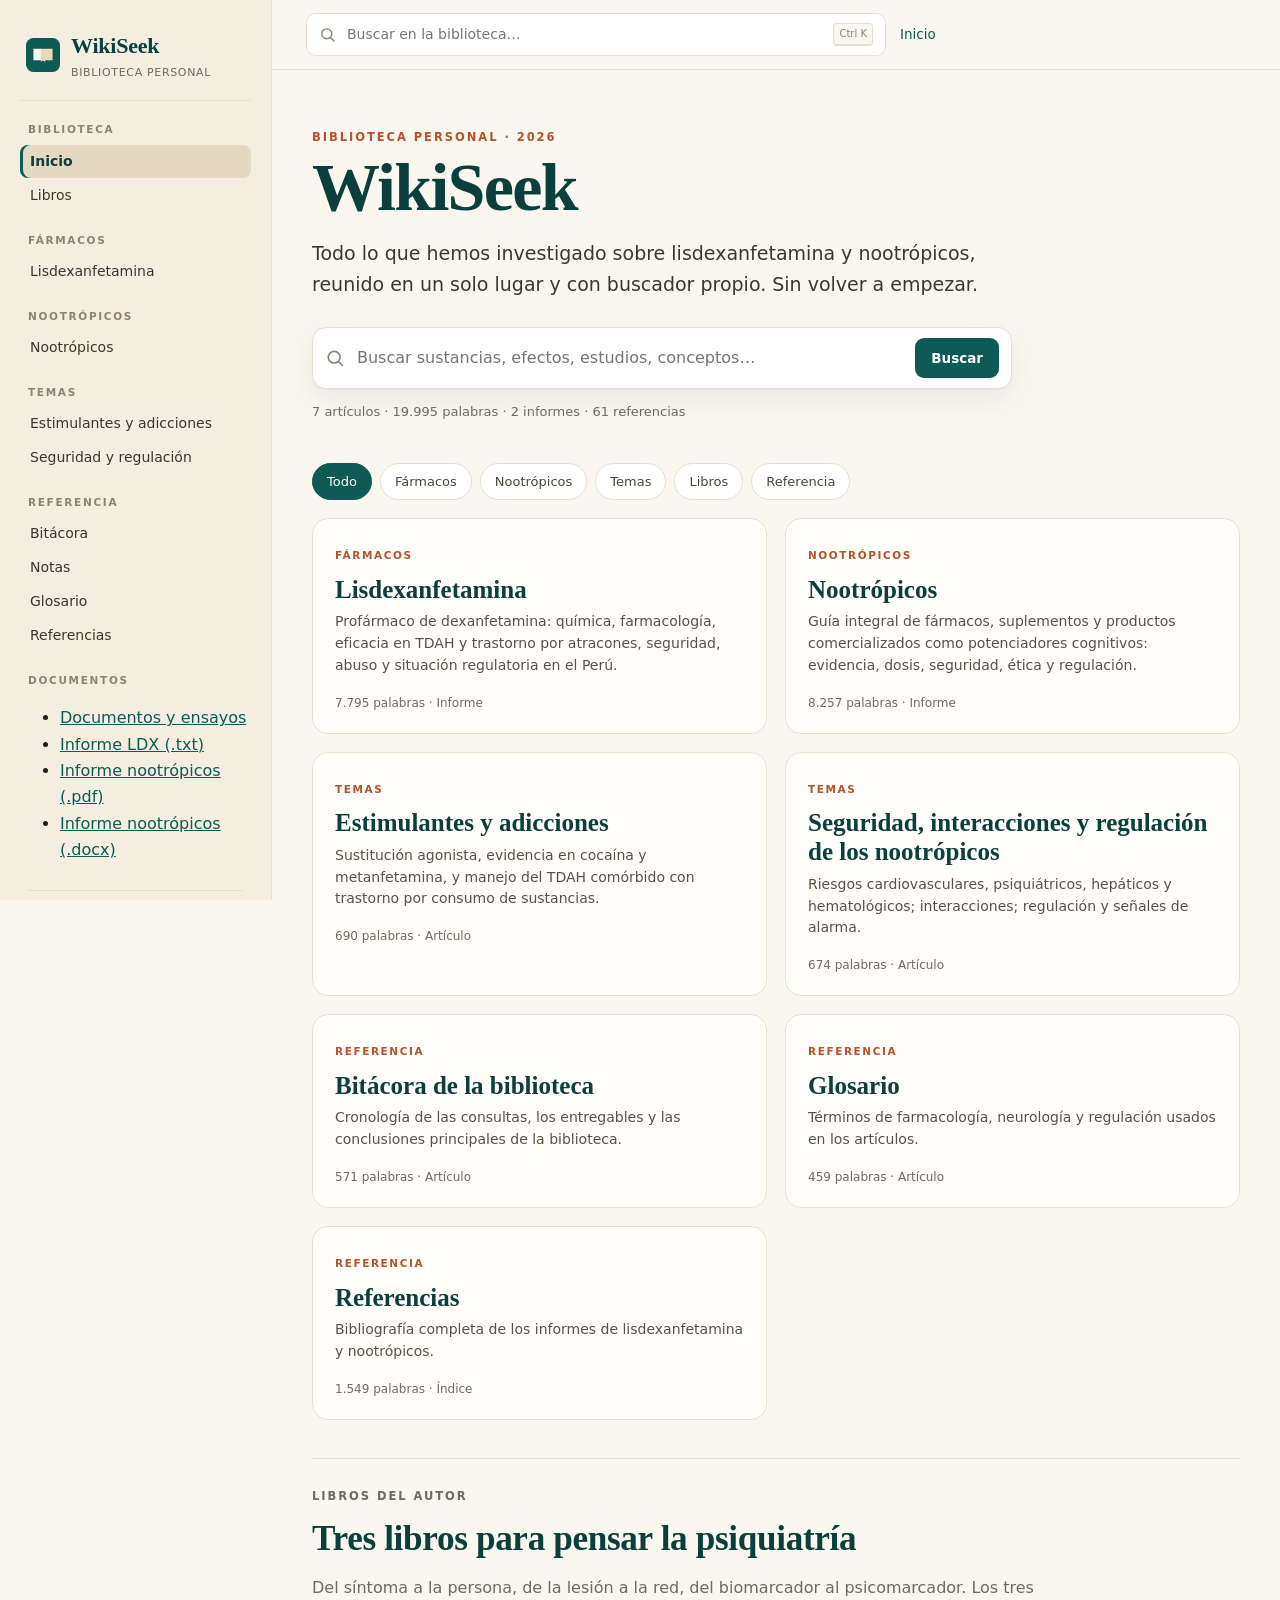
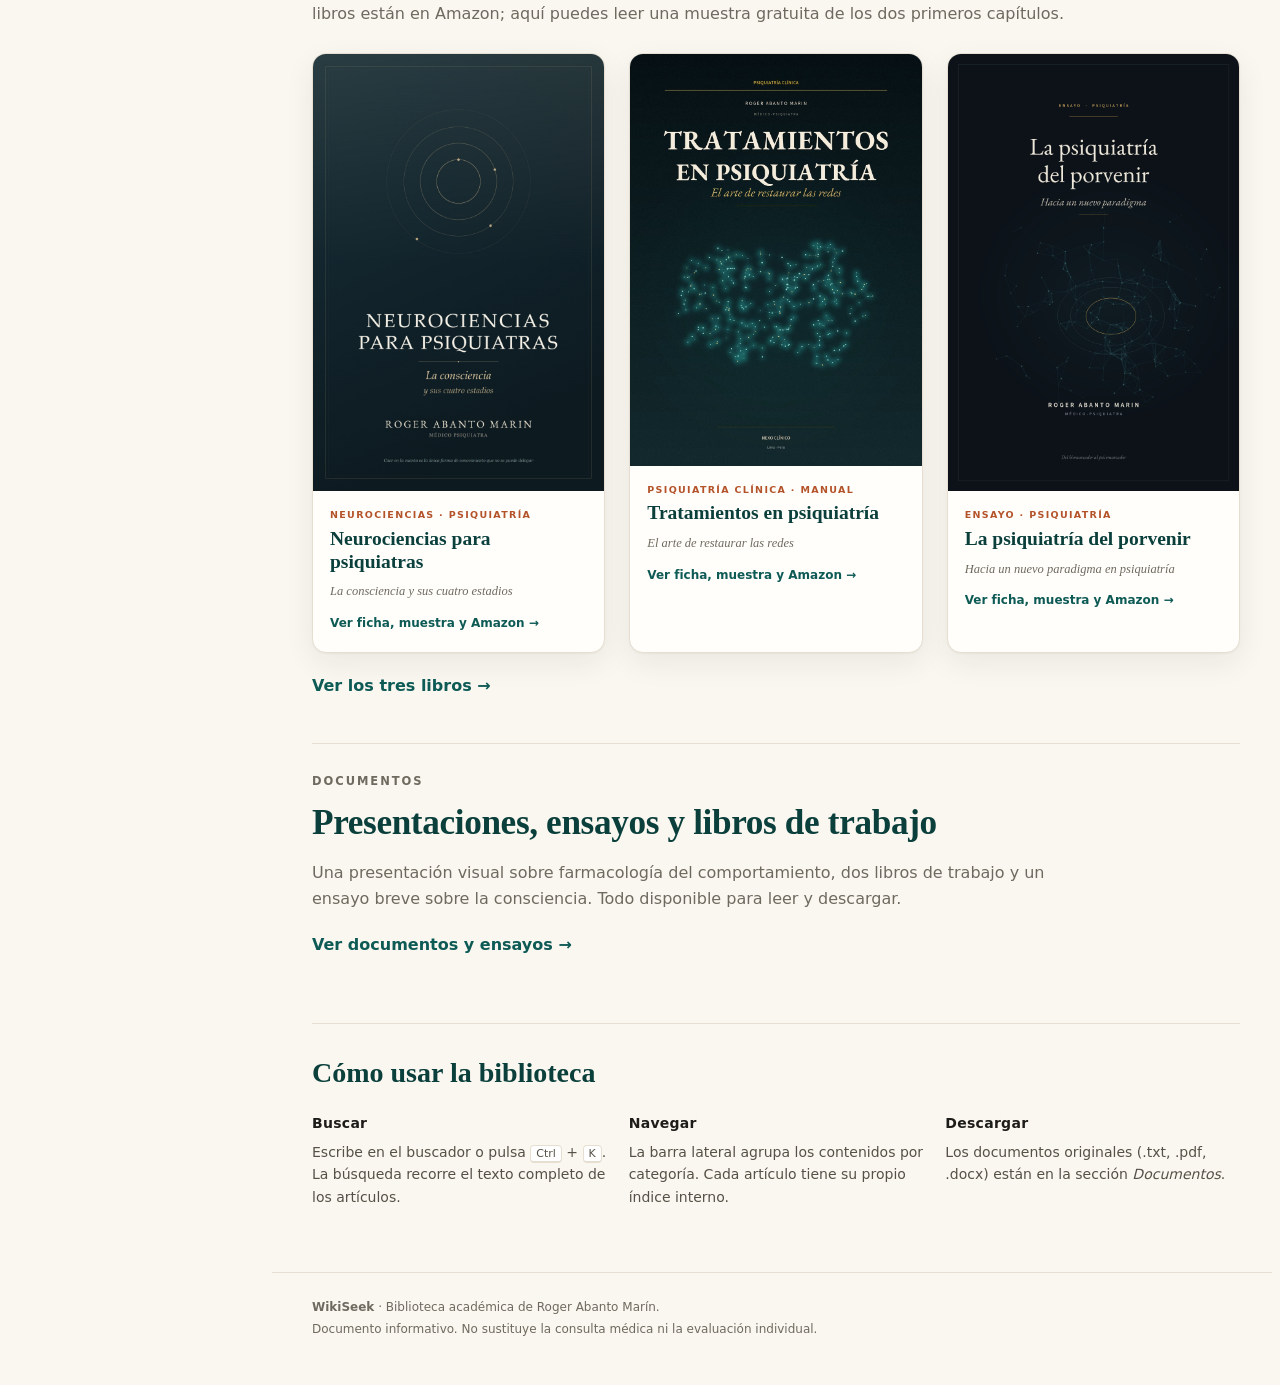
<file: index.html>
<!doctype html>
<html lang="es">
<head>
<meta charset="utf-8">
<meta name="viewport" content="width=device-width, initial-scale=1">
<title>WikiSeek</title>
<meta name="description" content="Biblioteca buscable de psiquiatría, neurociencias y los libros de Roger Abanto Marín.">
<link rel="icon" href="data:image/svg+xml,%3Csvg xmlns='http://www.w3.org/2000/svg' viewBox='0 0 64 64'%3E%3Crect width='64' height='64' rx='14' fill='%230e5a55'/%3E%3Cpath d='M14 20h16c4 0 6 2 6 6v22c0-4-2-6-6-6H14z' fill='%23faf7f0'/%3E%3Cpath d='M50 20H34c-4 0-6 2-6 6v22c0-4 2-6 6-6h16z' fill='%23e8d9b8'/%3E%3C/svg%3E">
<link rel="stylesheet" href="assets/style.css">
<link rel="stylesheet" href="libros/libros.css">
</head>
<body data-page="inicio">
<a class="skip" href="#contenido">Saltar al contenido</a>
<div class="layout">
  <aside class="sidebar" id="sidebar">
    <a class="brand" href="index.html">
      <span class="brand-mark" aria-hidden="true">
        <svg viewBox="0 0 64 64" width="34" height="34"><rect width="64" height="64" rx="14" fill="#0e5a55"/><path d="M14 20h16c4 0 6 2 6 6v22c0-4-2-6-6-6H14z" fill="#faf7f0"/><path d="M50 20H34c-4 0-6 2-6 6v22c0-4 2-6 6-6h16z" fill="#e8d9b8"/></svg>
      </span>
      <span><strong>WikiSeek</strong><small>Biblioteca personal</small></span>
    </a>
    <nav class="nav" aria-label="Navegación principal">
<p class="nav-label">Biblioteca</p><ul>
<li><a class="active" href="index.html">Inicio</a></li>
<li><a href="libros/index.html">Libros</a></li>
</ul>
<p class="nav-label">Fármacos</p><ul>
<li><a href="articulos/lisdexanfetamina.html">Lisdexanfetamina</a></li>
</ul>
<p class="nav-label">Nootrópicos</p><ul>
<li><a href="articulos/nootropicos.html">Nootrópicos</a></li>
</ul>
<p class="nav-label">Temas</p><ul>
<li><a href="articulos/adicciones.html">Estimulantes y adicciones</a></li>
<li><a href="articulos/seguridad.html">Seguridad y regulación</a></li>
</ul>
<p class="nav-label">Referencia</p><ul>
<li><a href="articulos/bitacora.html">Bitácora</a></li>
<li><a href="articulos/notas.html">Notas</a></li>
<li><a href="articulos/glosario.html">Glosario</a></li>
<li><a href="articulos/referencias.html">Referencias</a></li>
</ul>
</nav>
<p class="nav-label">Documentos</p><ul class="docs">
<li><a href="documentos/index.html">Documentos y ensayos</a></li>
<li><a href="documentos/lisdexanfetamina.txt">Informe LDX (.txt)</a></li>
<li><a href="documentos/nootropicos.pdf">Informe nootrópicos (.pdf)</a></li>
<li><a href="documentos/nootropicos.docx">Informe nootrópicos (.docx)</a></li>
</ul>
    <p class="side-foot">Actualizado el 12 de noviembre de 2026.<br>Contenido académico.</p>
  </aside>
  <div class="main">
    <header class="topbar">
      <button class="menu-btn" id="menuBtn" aria-label="Abrir menú" aria-expanded="false">☰</button>
      <form class="search" role="search" action="index.html" method="get">
        <svg viewBox="0 0 24 24" width="17" height="17" aria-hidden="true"><circle cx="11" cy="11" r="7" fill="none" stroke="currentColor" stroke-width="2"/><path d="M16.5 16.5 21 21" stroke="currentColor" stroke-width="2" stroke-linecap="round"/></svg>
        <input id="qTop" name="q" type="search" placeholder="Buscar en la biblioteca…" autocomplete="off" aria-label="Buscar">
        <kbd>Ctrl K</kbd>
      </form>
      <a class="toplink" href="index.html">Inicio</a>
    </header>
    <main id="contenido" class="content">
      
<section class="hero">
  <p class="kicker">Biblioteca personal · 2026</p>
  <h1>WikiSeek</h1>
  <p class="lede">Todo lo que hemos investigado sobre lisdexanfetamina y nootrópicos, reunido en un solo lugar y con buscador propio. Sin volver a empezar.</p>
  <form class="hero-search" role="search" action="index.html" method="get">
    <svg viewBox="0 0 24 24" width="20" height="20" aria-hidden="true"><circle cx="11" cy="11" r="7" fill="none" stroke="currentColor" stroke-width="2"/><path d="M16.5 16.5 21 21" stroke="currentColor" stroke-width="2" stroke-linecap="round"/></svg>
    <input id="q" name="q" type="search" placeholder="Buscar sustancias, efectos, estudios, conceptos…" autocomplete="off" aria-label="Buscar en WikiSeek">
    <button type="submit">Buscar</button>
  </form>
  <p class="stats">7 artículos · 19.995 palabras · 2 informes · 61 referencias</p>
</section>
<section class="explore">
  <div class="chips" role="group" aria-label="Filtrar por categoría">
    <button class="chip active" data-filter="all">Todo</button>
    <button class="chip" data-filter="farmacos">Fármacos</button>
    <button class="chip" data-filter="nootropicos">Nootrópicos</button>
    <button class="chip" data-filter="temas">Temas</button>
    
    <button class="chip" data-filter="libros">Libros</button>
    <button class="chip" data-filter="referencia">Referencia</button>
  </div>
  <div class="grid" id="results">
    <a class="card" href="articulos/lisdexanfetamina.html" data-cat="farmacos" data-title="Lisdexanfetamina">
  <span class="card-cat">Fármacos</span>
  <h2>Lisdexanfetamina</h2>
  <p>Profármaco de dexanfetamina: química, farmacología, eficacia en TDAH y trastorno por atracones, seguridad, abuso y situación regulatoria en el Perú.</p>
  <span class="card-meta">7.795 palabras · Informe</span>
</a>
<a class="card" href="articulos/nootropicos.html" data-cat="nootropicos" data-title="Nootrópicos">
  <span class="card-cat">Nootrópicos</span>
  <h2>Nootrópicos</h2>
  <p>Guía integral de fármacos, suplementos y productos comercializados como potenciadores cognitivos: evidencia, dosis, seguridad, ética y regulación.</p>
  <span class="card-meta">8.257 palabras · Informe</span>
</a>
<a class="card" href="articulos/adicciones.html" data-cat="temas" data-title="Estimulantes y adicciones">
  <span class="card-cat">Temas</span>
  <h2>Estimulantes y adicciones</h2>
  <p>Sustitución agonista, evidencia en cocaína y metanfetamina, y manejo del TDAH comórbido con trastorno por consumo de sustancias.</p>
  <span class="card-meta">690 palabras · Artículo</span>
</a>
<a class="card" href="articulos/seguridad.html" data-cat="temas" data-title="Seguridad, interacciones y regulación de los nootrópicos">
  <span class="card-cat">Temas</span>
  <h2>Seguridad, interacciones y regulación de los nootrópicos</h2>
  <p>Riesgos cardiovasculares, psiquiátricos, hepáticos y hematológicos; interacciones; regulación y señales de alarma.</p>
  <span class="card-meta">674 palabras · Artículo</span>
</a>
<a class="card" href="articulos/bitacora.html" data-cat="referencia" data-title="Bitácora de la biblioteca">
  <span class="card-cat">Referencia</span>
  <h2>Bitácora de la biblioteca</h2>
  <p>Cronología de las consultas, los entregables y las conclusiones principales de la biblioteca.</p>
  <span class="card-meta">571 palabras · Artículo</span>
</a>
<a class="card" href="articulos/glosario.html" data-cat="referencia" data-title="Glosario">
  <span class="card-cat">Referencia</span>
  <h2>Glosario</h2>
  <p>Términos de farmacología, neurología y regulación usados en los artículos.</p>
  <span class="card-meta">459 palabras · Artículo</span>
</a>
<a class="card" href="articulos/referencias.html" data-cat="referencia" data-title="Referencias">
  <span class="card-cat">Referencia</span>
  <h2>Referencias</h2>
  <p>Bibliografía completa de los informes de lisdexanfetamina y nootrópicos.</p>
  <span class="card-meta">1.549 palabras · Índice</span>
</a>
  </div>
  <p class="empty" id="empty" hidden>No hay resultados. Prueba con otra palabra o abre el <a href="articulos/glosario.html">glosario</a>.</p>
</section>
<section class="home-books">
  <div class="home-books-head">
    <p class="kicker">Libros del autor</p>
    <h2>Tres libros para pensar la psiquiatría</h2>
    <p>Del síntoma a la persona, de la lesión a la red, del biomarcador al psicomarcador. Los tres libros están en Amazon; aquí puedes leer una muestra gratuita de los dos primeros capítulos.</p>
  </div>
  <div class="book-grid">
    <a class="book-card" href="libros/neurociencias.html">
  <img src="libros/portadas/neurociencias.jpg" alt="Portada de Neurociencias para psiquiatras">
  <div class="book-card-body">
    <span class="book-tag">Neurociencias · Psiquiatría</span>
    <h3>Neurociencias para psiquiatras</h3>
    <p class="book-card-sub">La consciencia y sus cuatro estadios</p>
    <span class="book-card-link">Ver ficha, muestra y Amazon →</span>
  </div>
</a><a class="book-card" href="libros/tratamientos.html">
  <img src="libros/portadas/tratamientos.jpg" alt="Portada de Tratamientos en psiquiatría">
  <div class="book-card-body">
    <span class="book-tag">Psiquiatría clínica · Manual</span>
    <h3>Tratamientos en psiquiatría</h3>
    <p class="book-card-sub">El arte de restaurar las redes</p>
    <span class="book-card-link">Ver ficha, muestra y Amazon →</span>
  </div>
</a><a class="book-card" href="libros/porvenir.html">
  <img src="libros/portadas/porvenir.jpg" alt="Portada de La psiquiatría del porvenir">
  <div class="book-card-body">
    <span class="book-tag">Ensayo · Psiquiatría</span>
    <h3>La psiquiatría del porvenir</h3>
    <p class="book-card-sub">Hacia un nuevo paradigma en psiquiatría</p>
    <span class="book-card-link">Ver ficha, muestra y Amazon →</span>
  </div>
</a>
  </div>
  <p class="home-books-link"><a href="libros/index.html">Ver los tres libros →</a></p>
</section>
<section class="home-books">
  <div class="home-books-head">
    <p class="kicker">Documentos</p>
    <h2>Presentaciones, ensayos y libros de trabajo</h2>
    <p>Una presentación visual sobre farmacología del comportamiento, dos libros de trabajo y un ensayo breve sobre la consciencia. Todo disponible para leer y descargar.</p>
  </div>
  <p class="home-books-link"><a href="documentos/index.html">Ver documentos y ensayos →</a></p>
</section>
<section class="howto">
  <h2>Cómo usar la biblioteca</h2>
  <div class="howto-grid">
    <div><h3>Buscar</h3><p>Escribe en el buscador o pulsa <kbd>Ctrl</kbd> + <kbd>K</kbd>. La búsqueda recorre el texto completo de los artículos.</p></div>
    <div><h3>Navegar</h3><p>La barra lateral agrupa los contenidos por categoría. Cada artículo tiene su propio índice interno.</p></div>
    <div><h3>Descargar</h3><p>Los documentos originales (.txt, .pdf, .docx) están en la sección <em>Documentos</em>.</p></div>
  </div>
</section>

    </main>
    <footer class="foot">
      <p><strong>WikiSeek</strong> · Biblioteca académica de Roger Abanto Marín.</p>
      <p>Documento informativo. No sustituye la consulta médica ni la evaluación individual.</p>
    </footer>
  </div>
</div>
<script src="assets/search-data.js"></script>
<script src="assets/search.js"></script>
</body>
</html>
</file>
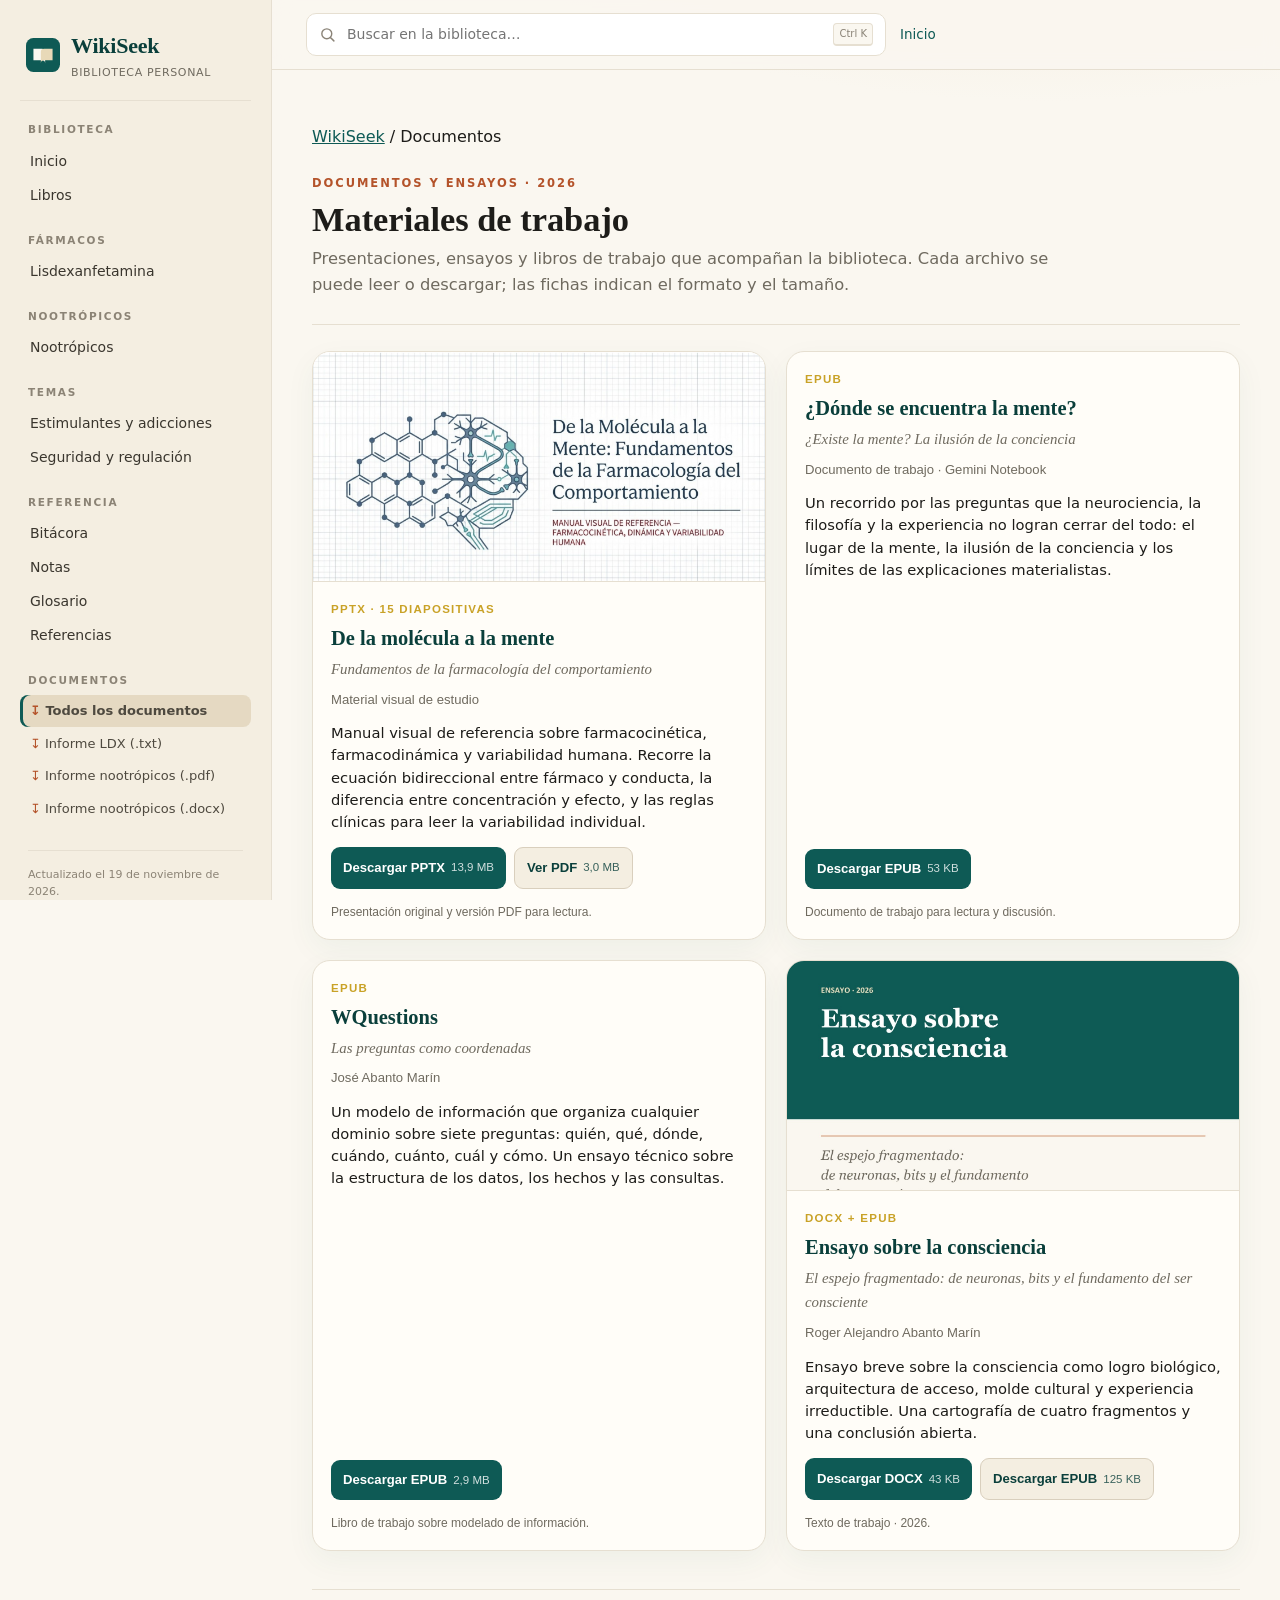
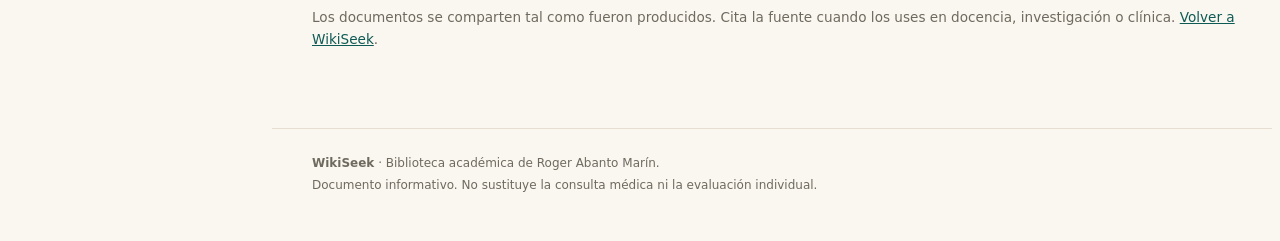
<file: documentos/index.html>
<!doctype html>
<html lang="es">
<head>
<meta charset="utf-8">
<meta name="viewport" content="width=device-width, initial-scale=1">
<title>Documentos y ensayos · WikiSeek</title>
<meta name="description" content="Presentaciones, ensayos y libros de trabajo de WikiSeek: farmacología, consciencia e información.">
<link rel="icon" href="data:image/svg+xml,%3Csvg xmlns='http://www.w3.org/2000/svg' viewBox='0 0 64 64'%3E%3Crect width='64' height='64' rx='14' fill='%230e5a55'/%3E%3Cpath d='M14 20h16c4 0 6 2 6 6v22c0-4-2-6-6-6H14z' fill='%23faf7f0'/%3E%3Cpath d='M50 20H34c-4 0-6 2-6 6v22c0-4 2-6 6-6h16z' fill='%23e8d9b8'/%3E%3C/svg%3E">
<link rel="stylesheet" href="../assets/style.css">
<style>
.doc-hero{padding:8px 0 18px;border-bottom:1px solid var(--line);margin-bottom:26px}
.doc-hero h1{font-family:Georgia,serif;font-size:2.15rem;line-height:1.12;color:var(--ink);margin:.2em 0}
.doc-hero .lede{font-size:1.02rem;color:var(--muted);max-width:72ch}
.doc-grid{display:grid;grid-template-columns:repeat(auto-fit,minmax(300px,1fr));gap:20px;margin:26px 0 38px}
.doc-card{border:1px solid var(--line);border-radius:18px;background:#fffdf8;overflow:hidden;display:flex;flex-direction:column;box-shadow:0 10px 30px rgba(14,90,85,.05)}
.doc-cover{width:100%;height:230px;object-fit:cover;object-position:top center;border-bottom:1px solid var(--line)}
.doc-body{padding:18px 18px 16px;display:flex;flex-direction:column;gap:7px;flex:1}
.doc-kind{font-family:Calibri,Arial,sans-serif;font-size:.72rem;letter-spacing:.11em;text-transform:uppercase;color:var(--gold,#b4532a);font-weight:700;margin:0}
.doc-card h2{font-family:Georgia,serif;font-size:1.28rem;line-height:1.18;color:var(--teal-dark,#0a3f3b);margin:0}
.doc-sub{font-family:Georgia,serif;font-style:italic;color:var(--muted);margin:0;font-size:.93rem}
.doc-author{font-family:Calibri,Arial,sans-serif;font-size:.82rem;color:var(--muted);margin:0}
.doc-desc{font-size:.92rem;line-height:1.5;color:var(--ink);margin:.35em 0 .5em}
.doc-actions{display:flex;flex-wrap:wrap;gap:8px;margin-top:auto}
.doc-btn{display:inline-flex;align-items:center;gap:6px;padding:9px 12px;border-radius:9px;background:var(--teal,#0e5a55);color:#fff;text-decoration:none;font-family:Calibri,Arial,sans-serif;font-size:.82rem;font-weight:600}
.doc-btn:hover{background:var(--teal-dark,#0a3f3b);color:#fff}
.doc-btn small{font-weight:400;opacity:.8;font-size:.72rem}
.doc-btn:nth-child(2){background:#f4eee1;color:var(--teal-dark,#0a3f3b);border:1px solid #d9cfbd}
.doc-btn:nth-child(2):hover{background:#e8ddc8;color:var(--teal-dark,#0a3f3b)}
.doc-note{font-family:Calibri,Arial,sans-serif;font-size:.75rem;color:var(--muted);margin:7px 0 0}
.doc-footer-note{border-top:1px solid var(--line);padding-top:16px;color:var(--muted);font-size:.85rem}
@media(max-width:640px){.doc-grid{grid-template-columns:1fr}.doc-cover{height:260px}}
</style>
</head>
<body data-page="documentos">
<a class="skip" href="#contenido">Saltar al contenido</a>
<div class="layout">
  <aside class="sidebar" id="sidebar">
    <a class="brand" href="../index.html">
      <span class="brand-mark" aria-hidden="true">
        <svg viewBox="0 0 64 64" width="34" height="34"><rect width="64" height="64" rx="14" fill="#0e5a55"/><path d="M14 20h16c4 0 6 2 6 6v22c0-4-2-6-6-6H14z" fill="#faf7f0"/><path d="M50 20H34c-4 0-6 2-6 6v22c0-4 2-6 6-6h16z" fill="#e8d9b8"/></svg>
      </span>
      <span><strong>WikiSeek</strong><small>Biblioteca personal</small></span>
    </a>
    <nav class="nav" aria-label="Navegación principal">
<p class="nav-label">Biblioteca</p><ul>
<li><a href="../index.html">Inicio</a></li>
<li><a href="../libros/index.html">Libros</a></li>
</ul>
<p class="nav-label">Fármacos</p><ul>
<li><a href="../articulos/lisdexanfetamina.html">Lisdexanfetamina</a></li>
</ul>
<p class="nav-label">Nootrópicos</p><ul>
<li><a href="../articulos/nootropicos.html">Nootrópicos</a></li>
</ul>
<p class="nav-label">Temas</p><ul>
<li><a href="../articulos/adicciones.html">Estimulantes y adicciones</a></li>
<li><a href="../articulos/seguridad.html">Seguridad y regulación</a></li>
</ul>
<p class="nav-label">Referencia</p><ul>
<li><a href="../articulos/bitacora.html">Bitácora</a></li>
<li><a href="../articulos/notas.html">Notas</a></li>
<li><a href="../articulos/glosario.html">Glosario</a></li>
<li><a href="../articulos/referencias.html">Referencias</a></li>
</ul>
<p class="nav-label">Documentos</p><ul class="docs">
<li><a class="active" href="index.html">Todos los documentos</a></li>
<li><a href="lisdexanfetamina.txt">Informe LDX (.txt)</a></li>
<li><a href="nootropicos.pdf">Informe nootrópicos (.pdf)</a></li>
<li><a href="nootropicos.docx">Informe nootrópicos (.docx)</a></li>
</ul>
    </nav>
    <p class="side-foot">Actualizado el 19 de noviembre de 2026.<br>Documentos de trabajo.</p>
  </aside>
  <div class="main">
    <header class="topbar">
      <button class="menu-btn" id="menuBtn" aria-label="Abrir menú" aria-expanded="false">☰</button>
      <form class="search" role="search" action="../index.html" method="get">
        <svg viewBox="0 0 24 24" width="17" height="17" aria-hidden="true"><circle cx="11" cy="11" r="7" fill="none" stroke="currentColor" stroke-width="2"/><path d="M16.5 16.5 21 21" stroke="currentColor" stroke-width="2" stroke-linecap="round"/></svg>
        <input id="qTop" name="q" type="search" placeholder="Buscar en la biblioteca…" autocomplete="off" aria-label="Buscar">
        <kbd>Ctrl K</kbd>
      </form>
      <a class="toplink" href="../index.html">Inicio</a>
    </header>
    <main id="contenido" class="content">
      <p class="crumb"><a href="../index.html">WikiSeek</a> / Documentos</p>
      <section class="doc-hero">
        <p class="kicker">Documentos y ensayos · 2026</p>
        <h1>Materiales de trabajo</h1>
        <p class="lede">Presentaciones, ensayos y libros de trabajo que acompañan la biblioteca. Cada archivo se puede leer o descargar; las fichas indican el formato y el tamaño.</p>
      </section>
      <div class="doc-grid">
        <article class="doc-card">
  <img class="doc-cover" src="de-la-molecula-a-la-mente-thumb.jpg" alt="Portada de De la molécula a la mente">
  <div class="doc-body">
    <p class="doc-kind">PPTX · 15 diapositivas</p>
    <h2>De la molécula a la mente</h2>
    <p class="doc-sub">Fundamentos de la farmacología del comportamiento</p>
    <p class="doc-author">Material visual de estudio</p>
    <p class="doc-desc">Manual visual de referencia sobre farmacocinética, farmacodinámica y variabilidad humana. Recorre la ecuación bidireccional entre fármaco y conducta, la diferencia entre concentración y efecto, y las reglas clínicas para leer la variabilidad individual.</p>
    <div class="doc-actions"><a class="doc-btn" href="de-la-molecula-a-la-mente.pptx" download>Descargar PPTX <small>13,9 MB</small></a><a class="doc-btn" href="de-la-molecula-a-la-mente.pdf" download>Ver PDF <small>3,0 MB</small></a></div>
    <p class="doc-note">Presentación original y versión PDF para lectura.</p>
  </div>
</article><article class="doc-card">
  
  <div class="doc-body">
    <p class="doc-kind">EPUB</p>
    <h2>¿Dónde se encuentra la mente?</h2>
    <p class="doc-sub">¿Existe la mente? La ilusión de la conciencia</p>
    <p class="doc-author">Documento de trabajo · Gemini Notebook</p>
    <p class="doc-desc">Un recorrido por las preguntas que la neurociencia, la filosofía y la experiencia no logran cerrar del todo: el lugar de la mente, la ilusión de la conciencia y los límites de las explicaciones materialistas.</p>
    <div class="doc-actions"><a class="doc-btn" href="donde-se-encuentra-la-mente.epub" download>Descargar EPUB <small>53 KB</small></a></div>
    <p class="doc-note">Documento de trabajo para lectura y discusión.</p>
  </div>
</article><article class="doc-card">
  
  <div class="doc-body">
    <p class="doc-kind">EPUB</p>
    <h2>WQuestions</h2>
    <p class="doc-sub">Las preguntas como coordenadas</p>
    <p class="doc-author">José Abanto Marín</p>
    <p class="doc-desc">Un modelo de información que organiza cualquier dominio sobre siete preguntas: quién, qué, dónde, cuándo, cuánto, cuál y cómo. Un ensayo técnico sobre la estructura de los datos, los hechos y las consultas.</p>
    <div class="doc-actions"><a class="doc-btn" href="wquestions.epub" download>Descargar EPUB <small>2,9 MB</small></a></div>
    <p class="doc-note">Libro de trabajo sobre modelado de información.</p>
  </div>
</article><article class="doc-card">
  <img class="doc-cover" src="ensayo-sobre-la-consciencia-thumb.jpg" alt="Portada de Ensayo sobre la consciencia">
  <div class="doc-body">
    <p class="doc-kind">DOCX + EPUB</p>
    <h2>Ensayo sobre la consciencia</h2>
    <p class="doc-sub">El espejo fragmentado: de neuronas, bits y el fundamento del ser consciente</p>
    <p class="doc-author">Roger Alejandro Abanto Marín</p>
    <p class="doc-desc">Ensayo breve sobre la consciencia como logro biológico, arquitectura de acceso, molde cultural y experiencia irreductible. Una cartografía de cuatro fragmentos y una conclusión abierta.</p>
    <div class="doc-actions"><a class="doc-btn" href="ensayo-sobre-la-consciencia.docx" download>Descargar DOCX <small>43 KB</small></a><a class="doc-btn" href="ensayo-sobre-la-consciencia.epub" download>Descargar EPUB <small>125 KB</small></a></div>
    <p class="doc-note">Texto de trabajo · 2026.</p>
  </div>
</article>
      </div>
      <p class="doc-footer-note">Los documentos se comparten tal como fueron producidos. Cita la fuente cuando los uses en docencia, investigación o clínica. <a href="../index.html">Volver a WikiSeek</a>.</p>
    </main>
    <footer class="foot">
      <p><strong>WikiSeek</strong> · Biblioteca académica de Roger Abanto Marín.</p>
      <p>Documento informativo. No sustituye la consulta médica ni la evaluación individual.</p>
    </footer>
  </div>
</div>
<script src="../assets/search.js"></script>
</body>
</html>
</file>
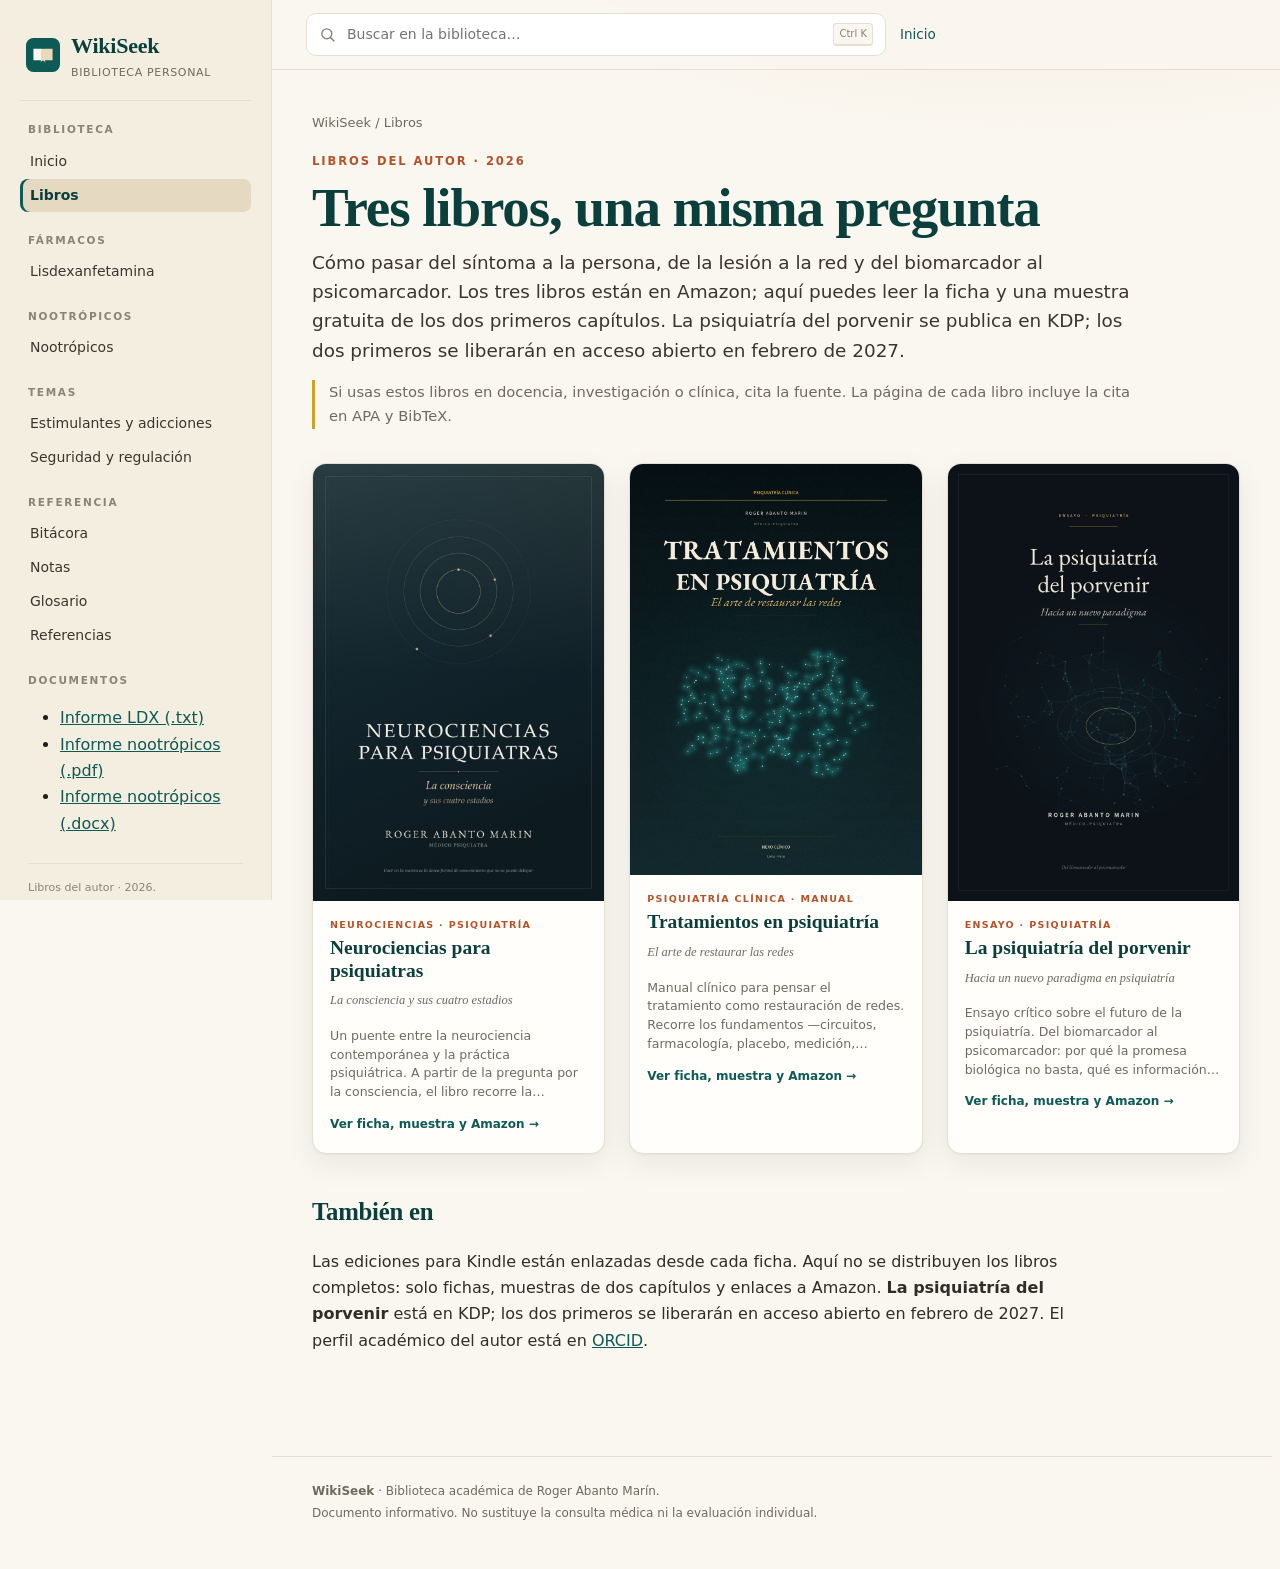
<file: libros/index.html>
<!doctype html>
<html lang="es">
<head>
<meta charset="utf-8">
<meta name="viewport" content="width=device-width, initial-scale=1">
<title>Libros · WikiSeek</title>
<meta name="description" content="Los tres libros de Roger Abanto Marín: Neurociencias para psiquiatras, Tratamientos en psiquiatría y La psiquiatría del porvenir. Fichas, muestras de dos capítulos y enlaces a Amazon.">
<link rel="icon" href="data:image/svg+xml,%3Csvg xmlns='http://www.w3.org/2000/svg' viewBox='0 0 64 64'%3E%3Crect width='64' height='64' rx='14' fill='%230e5a55'/%3E%3Cpath d='M14 20h16c4 0 6 2 6 6v22c0-4-2-6-6-6H14z' fill='%23faf7f0'/%3E%3Cpath d='M50 20H34c-4 0-6 2-6 6v22c0-4 2-6 6-6h16z' fill='%23e8d9b8'/%3E%3C/svg%3E">
<link rel="stylesheet" href="../assets/style.css">
<link rel="stylesheet" href="libros.css">

</head>
<body data-page="libros">
<a class="skip" href="#contenido">Saltar al contenido</a>
<div class="layout">
  <aside class="sidebar" id="sidebar">
  <a class="brand" href="../index.html">
    <span class="brand-mark" aria-hidden="true">
      <svg viewBox="0 0 64 64" width="34" height="34"><rect width="64" height="64" rx="14" fill="#0e5a55"/><path d="M14 20h16c4 0 6 2 6 6v22c0-4-2-6-6-6H14z" fill="#faf7f0"/><path d="M50 20H34c-4 0-6 2-6 6v22c0-4 2-6 6-6h16z" fill="#e8d9b8"/></svg>
    </span>
    <span><strong>WikiSeek</strong><small>Biblioteca personal</small></span>
  </a>
  <nav class="nav" aria-label="Navegación principal">
<p class="nav-label">Biblioteca</p><ul>
<li><a href="../index.html">Inicio</a></li>
<li><a class="active" href="index.html">Libros</a></li>
</ul>
<p class="nav-label">Fármacos</p><ul>
<li><a href="../articulos/lisdexanfetamina.html">Lisdexanfetamina</a></li>
</ul>
<p class="nav-label">Nootrópicos</p><ul>
<li><a href="../articulos/nootropicos.html">Nootrópicos</a></li>
</ul>
<p class="nav-label">Temas</p><ul>
<li><a href="../articulos/adicciones.html">Estimulantes y adicciones</a></li>
<li><a href="../articulos/seguridad.html">Seguridad y regulación</a></li>
</ul>
<p class="nav-label">Referencia</p><ul>
<li><a href="../articulos/bitacora.html">Bitácora</a></li>
<li><a href="../articulos/notas.html">Notas</a></li>
<li><a href="../articulos/glosario.html">Glosario</a></li>
<li><a href="../articulos/referencias.html">Referencias</a></li>
</ul>
</nav>
<p class="nav-label">Documentos</p><ul class="docs">
<li><a href="../documentos/lisdexanfetamina.txt">Informe LDX (.txt)</a></li>
<li><a href="../documentos/nootropicos.pdf">Informe nootrópicos (.pdf)</a></li>
<li><a href="../documentos/nootropicos.docx">Informe nootrópicos (.docx)</a></li>
</ul>
  <p class="side-foot">Libros del autor · 2026.<br>Fichas, muestras y Amazon.</p>
</aside>
  <div class="main">
    <header class="topbar">
  <button class="menu-btn" id="menuBtn" aria-label="Abrir menú" aria-expanded="false">☰</button>
  <form class="search" role="search" action="../index.html" method="get">
    <svg viewBox="0 0 24 24" width="17" height="17" aria-hidden="true"><circle cx="11" cy="11" r="7" fill="none" stroke="currentColor" stroke-width="2"/><path d="M16.5 16.5 21 21" stroke="currentColor" stroke-width="2" stroke-linecap="round"/></svg>
    <input id="qTop" name="q" type="search" placeholder="Buscar en la biblioteca…" autocomplete="off" aria-label="Buscar">
    <kbd>Ctrl K</kbd>
  </form>
  <a class="toplink" href="../index.html">Inicio</a>
</header>
    <main id="contenido" class="content">
      <p class="crumb"><a href="../index.html">WikiSeek</a> / Libros</p>
      <section class="books-hero">
        <p class="kicker">Libros del autor · 2026</p>
        <h1>Tres libros, una misma pregunta</h1>
        <p class="lede">Cómo pasar del síntoma a la persona, de la lesión a la red y del biomarcador al psicomarcador. Los tres libros están en Amazon; aquí puedes leer la ficha y una muestra gratuita de los dos primeros capítulos. La psiquiatría del porvenir se publica en KDP; los dos primeros se liberarán en acceso abierto en febrero de 2027.</p>
        <p class="books-note">Si usas estos libros en docencia, investigación o clínica, cita la fuente. La página de cada libro incluye la cita en APA y BibTeX.</p>
      </section>
      <div class="book-grid">
        <a class="book-card" href="neurociencias.html">
  <img src="portadas/neurociencias.jpg" alt="Portada de Neurociencias para psiquiatras">
  <div class="book-card-body">
    <span class="book-tag">Neurociencias · Psiquiatría</span>
    <h3>Neurociencias para psiquiatras</h3>
    <p class="book-card-sub">La consciencia y sus cuatro estadios</p>
    <p>Un puente entre la neurociencia contemporánea y la práctica psiquiátrica. A partir de la pregunta por la consciencia, el libro recorre la neurona, la plasticidad, el yo corporal, narrativo y agente, y los cuatro estadios que organizan la experiencia. Cada capítulo combina evidencia, casos clínicos y una escritura pensada para la guardia.</p>
    <span class="book-card-link">Ver ficha, muestra y Amazon →</span>
  </div>
</a><a class="book-card" href="tratamientos.html">
  <img src="portadas/tratamientos.jpg" alt="Portada de Tratamientos en psiquiatría">
  <div class="book-card-body">
    <span class="book-tag">Psiquiatría clínica · Manual</span>
    <h3>Tratamientos en psiquiatría</h3>
    <p class="book-card-sub">El arte de restaurar las redes</p>
    <p>Manual clínico para pensar el tratamiento como restauración de redes. Recorre los fundamentos —circuitos, farmacología, placebo, medición, polifarmacia— y los grandes síndromes, con énfasis en decisiones reales: qué combinar, cuándo cambiar, cómo medir y cuándo retirar.</p>
    <span class="book-card-link">Ver ficha, muestra y Amazon →</span>
  </div>
</a><a class="book-card" href="porvenir.html">
  <img src="portadas/porvenir.jpg" alt="Portada de La psiquiatría del porvenir">
  <div class="book-card-body">
    <span class="book-tag">Ensayo · Psiquiatría</span>
    <h3>La psiquiatría del porvenir</h3>
    <p class="book-card-sub">Hacia un nuevo paradigma en psiquiatría</p>
    <p>Ensayo crítico sobre el futuro de la psiquiatría. Del biomarcador al psicomarcador: por qué la promesa biológica no basta, qué es información, cómo se propaga en la red y qué programa de investigación podría reemplazar el modelo actual.</p>
    <span class="book-card-link">Ver ficha, muestra y Amazon →</span>
  </div>
</a>
      </div>
      <section class="book-section">
        <h2>También en</h2>
        <p class="book-prose">Las ediciones para Kindle están enlazadas desde cada ficha. Aquí no se distribuyen los libros completos: solo fichas, muestras de dos capítulos y enlaces a Amazon. <strong>La psiquiatría del porvenir</strong> está en KDP; los dos primeros se liberarán en acceso abierto en febrero de 2027. El perfil académico del autor está en <a href="https://orcid.org/0000-0003-4828-6290" target="_blank" rel="noopener">ORCID</a>.</p>
      </section>
    </main>
    <footer class="foot">
  <p><strong>WikiSeek</strong> · Biblioteca académica de Roger Abanto Marín.</p>
  <p>Documento informativo. No sustituye la consulta médica ni la evaluación individual.</p>
</footer>
  </div>
</div>
<script src="../assets/search.js"></script>
</body>
</html>
</file>
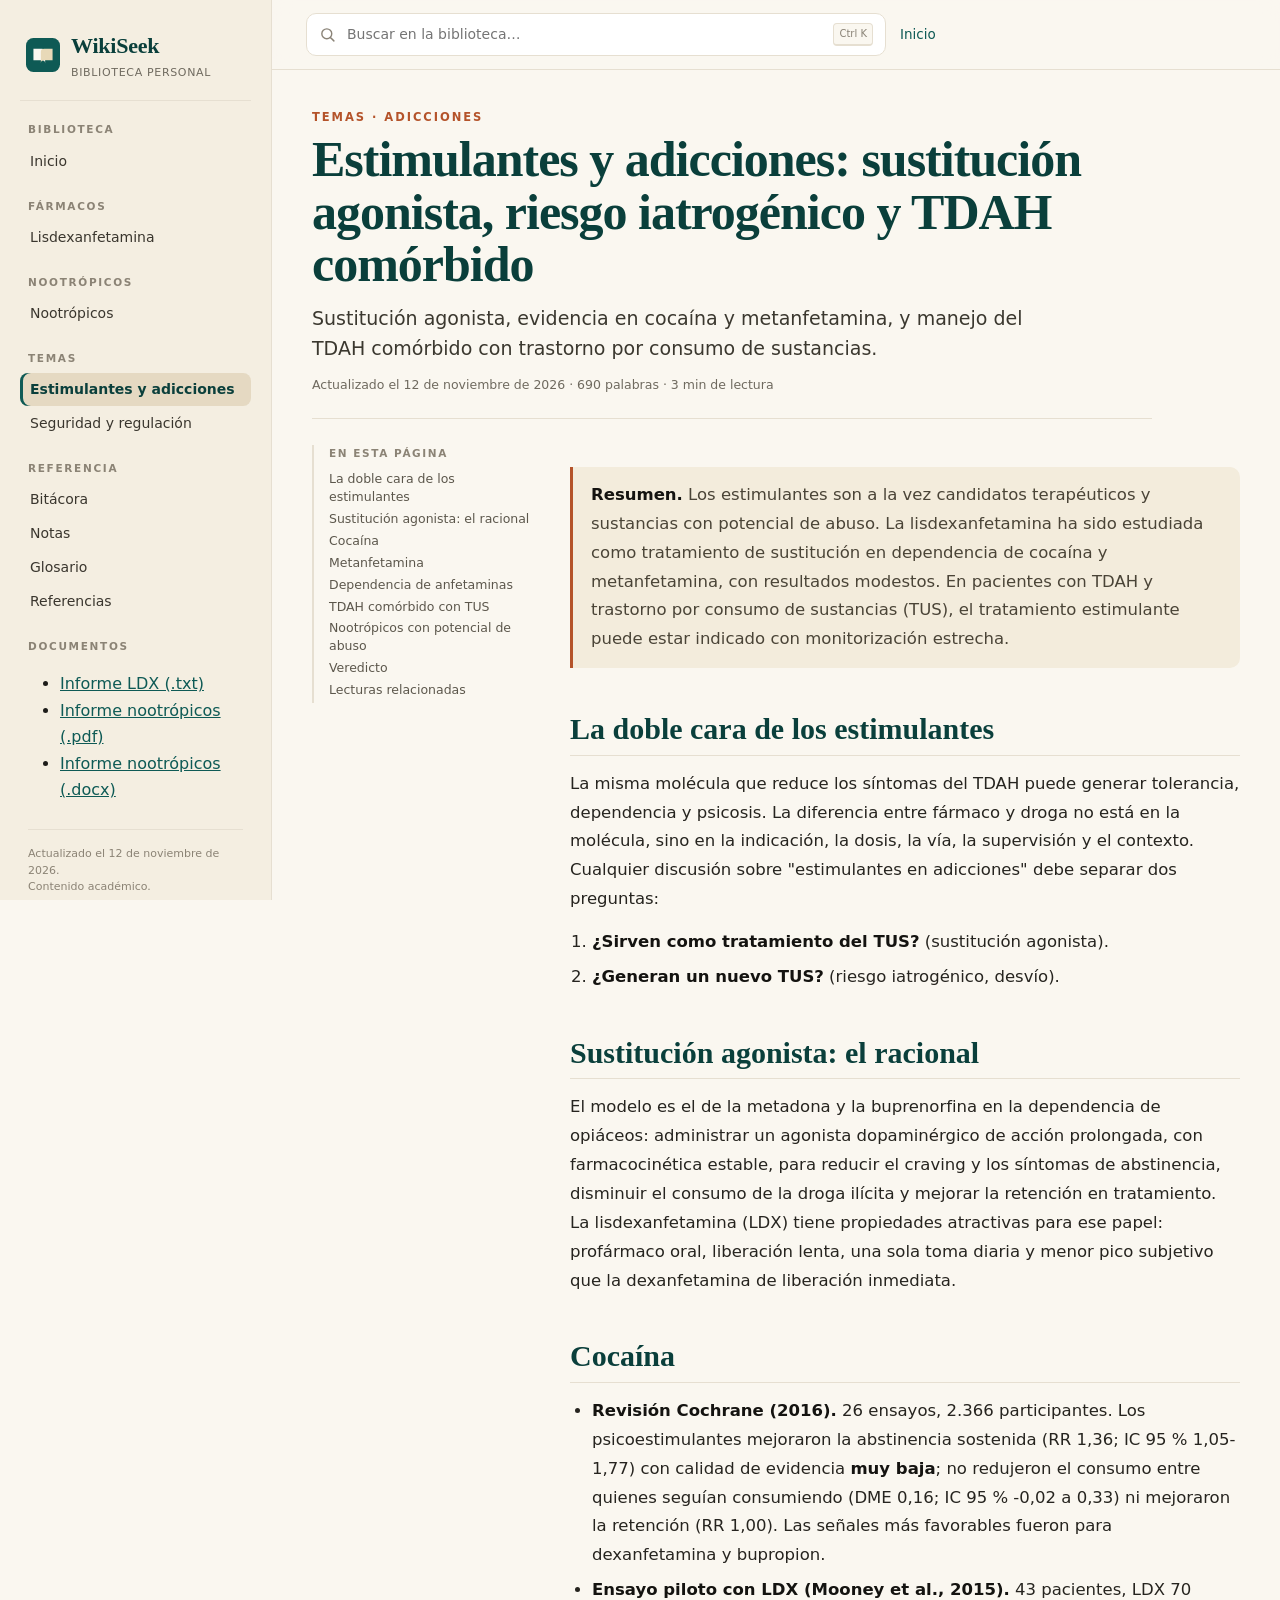
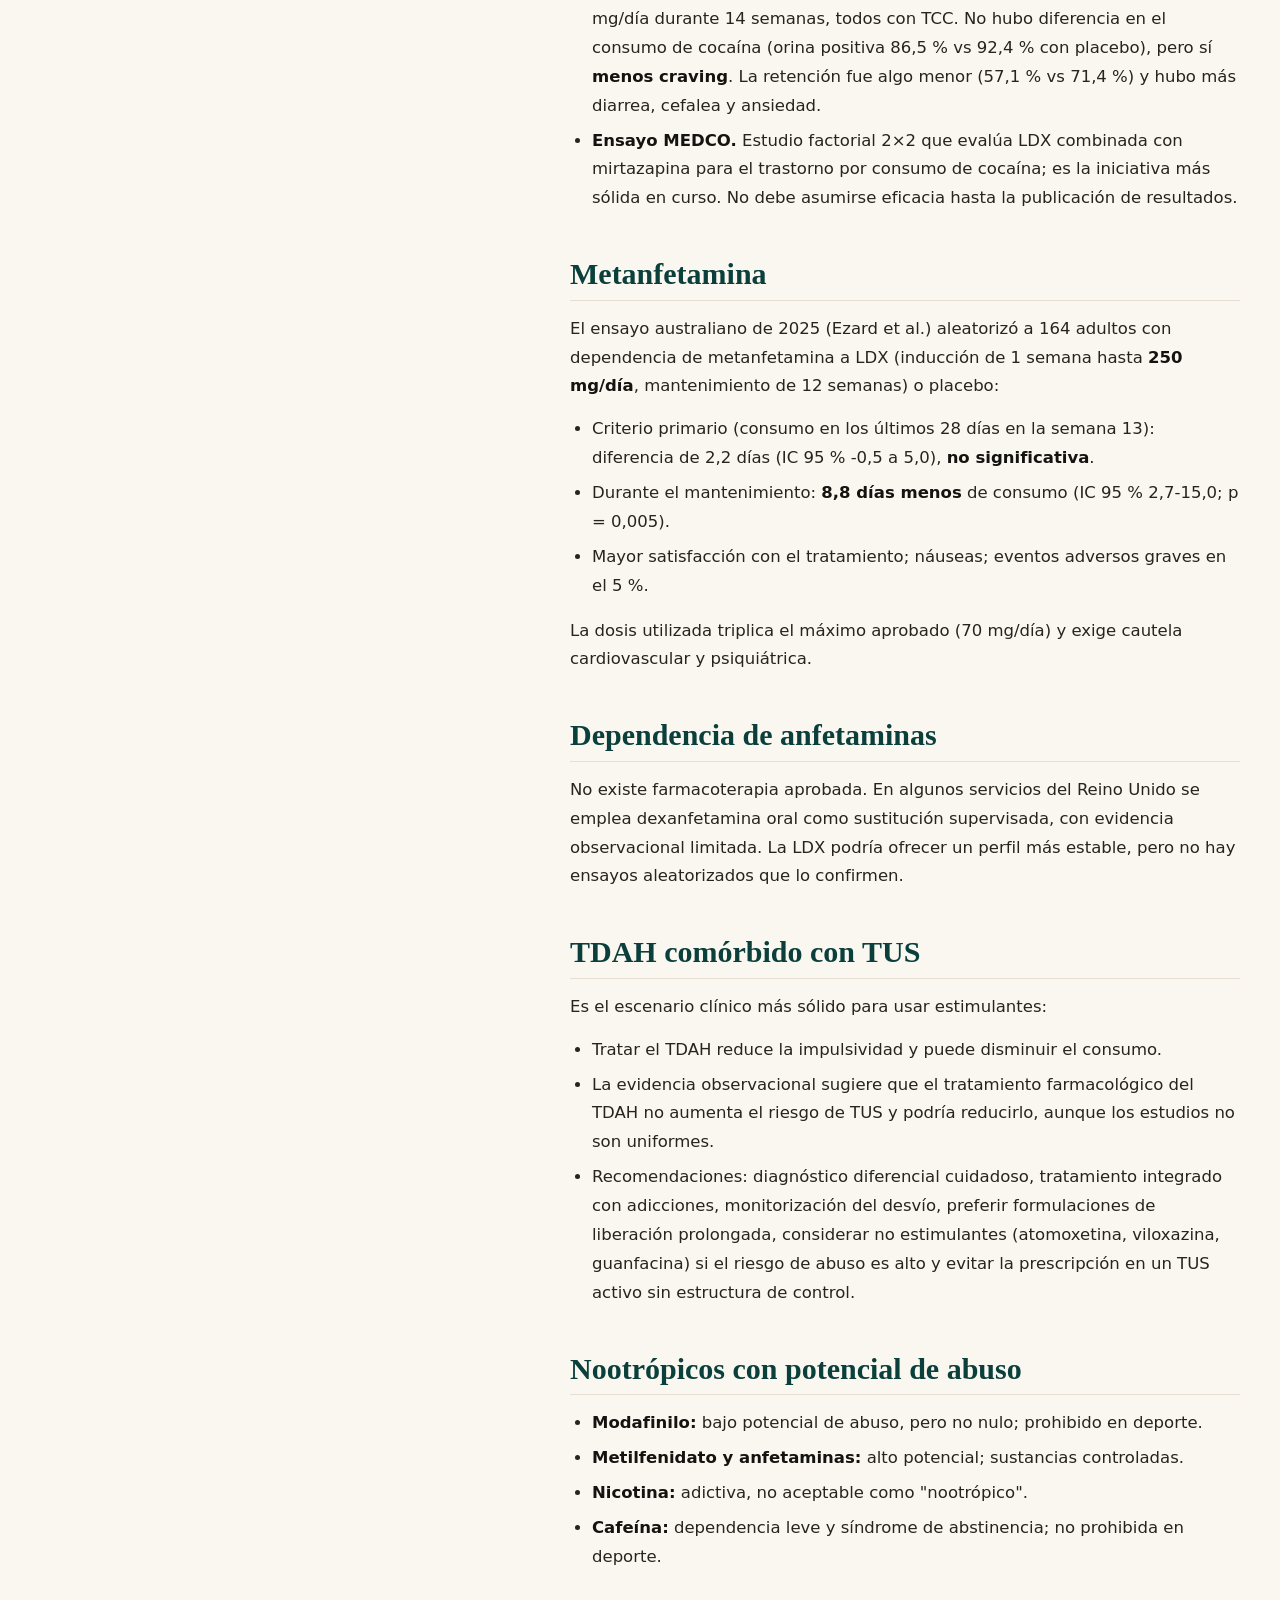
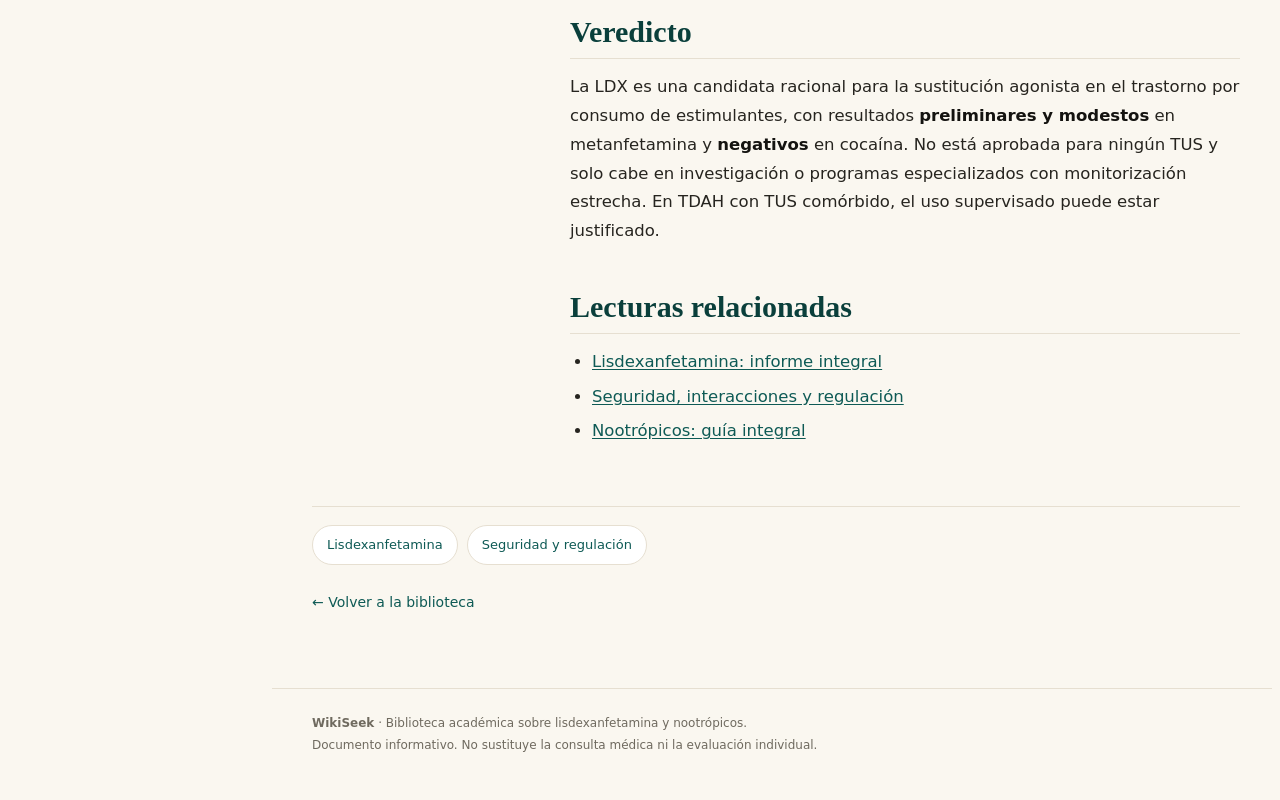
<file: articulos/adicciones.html>
<!doctype html>
<html lang="es">
<head>
<meta charset="utf-8">
<meta name="viewport" content="width=device-width, initial-scale=1">
<title>Estimulantes y adicciones: sustitución agonista, riesgo iatrogénico y TDAH comórbido · WikiSeek</title>
<meta name="description" content="Sustitución agonista, evidencia en cocaína y metanfetamina, y manejo del TDAH comórbido con trastorno por consumo de sustancias.">
<link rel="icon" href="data:image/svg+xml,%3Csvg xmlns='http://www.w3.org/2000/svg' viewBox='0 0 64 64'%3E%3Crect width='64' height='64' rx='14' fill='%230e5a55'/%3E%3Cpath d='M14 20h16c4 0 6 2 6 6v22c0-4-2-6-6-6H14z' fill='%23faf7f0'/%3E%3Cpath d='M50 20H34c-4 0-6 2-6 6v22c0-4 2-6 6-6h16z' fill='%23e8d9b8'/%3E%3C/svg%3E">
<link rel="stylesheet" href="../assets/style.css">
</head>
<body data-page="adicciones">
<a class="skip" href="#contenido">Saltar al contenido</a>
<div class="layout">
  <aside class="sidebar" id="sidebar">
    <a class="brand" href="../index.html">
      <span class="brand-mark" aria-hidden="true">
        <svg viewBox="0 0 64 64" width="34" height="34"><rect width="64" height="64" rx="14" fill="#0e5a55"/><path d="M14 20h16c4 0 6 2 6 6v22c0-4-2-6-6-6H14z" fill="#faf7f0"/><path d="M50 20H34c-4 0-6 2-6 6v22c0-4 2-6 6-6h16z" fill="#e8d9b8"/></svg>
      </span>
      <span><strong>WikiSeek</strong><small>Biblioteca personal</small></span>
    </a>
    <nav class="nav" aria-label="Navegación principal">
<p class="nav-label">Biblioteca</p><ul>
<li><a href="../index.html">Inicio</a></li>
</ul>
<p class="nav-label">Fármacos</p><ul>
<li><a href="../articulos/lisdexanfetamina.html">Lisdexanfetamina</a></li>
</ul>
<p class="nav-label">Nootrópicos</p><ul>
<li><a href="../articulos/nootropicos.html">Nootrópicos</a></li>
</ul>
<p class="nav-label">Temas</p><ul>
<li><a class="active" href="../articulos/adicciones.html">Estimulantes y adicciones</a></li>
<li><a href="../articulos/seguridad.html">Seguridad y regulación</a></li>
</ul>
<p class="nav-label">Referencia</p><ul>
<li><a href="../articulos/bitacora.html">Bitácora</a></li>
<li><a href="../articulos/notas.html">Notas</a></li>
<li><a href="../articulos/glosario.html">Glosario</a></li>
<li><a href="../articulos/referencias.html">Referencias</a></li>
</ul>
</nav>
<p class="nav-label">Documentos</p><ul class="docs">
<li><a href="../documentos/lisdexanfetamina.txt">Informe LDX (.txt)</a></li>
<li><a href="../documentos/nootropicos.pdf">Informe nootrópicos (.pdf)</a></li>
<li><a href="../documentos/nootropicos.docx">Informe nootrópicos (.docx)</a></li>
</ul>
    <p class="side-foot">Actualizado el 12 de noviembre de 2026.<br>Contenido académico.</p>
  </aside>
  <div class="main">
    <header class="topbar">
      <button class="menu-btn" id="menuBtn" aria-label="Abrir menú" aria-expanded="false">☰</button>
      <form class="search" role="search" action="../index.html" method="get">
        <svg viewBox="0 0 24 24" width="17" height="17" aria-hidden="true"><circle cx="11" cy="11" r="7" fill="none" stroke="currentColor" stroke-width="2"/><path d="M16.5 16.5 21 21" stroke="currentColor" stroke-width="2" stroke-linecap="round"/></svg>
        <input id="qTop" name="q" type="search" placeholder="Buscar en la biblioteca…" autocomplete="off" aria-label="Buscar">
        <kbd>Ctrl K</kbd>
      </form>
      <a class="toplink" href="../index.html">Inicio</a>
    </header>
    <main id="contenido" class="content">
      
<article class="article">
  <header class="art-head">
    <p class="kicker">Temas · Adicciones</p>
    <h1>Estimulantes y adicciones: sustitución agonista, riesgo iatrogénico y TDAH comórbido</h1>
    <p class="lede">Sustitución agonista, evidencia en cocaína y metanfetamina, y manejo del TDAH comórbido con trastorno por consumo de sustancias.</p>
    <p class="art-meta">Actualizado el 12 de noviembre de 2026 · 690 palabras · 3 min de lectura</p>
  </header>
  <div class="art-grid">
    <aside class="toc"><p class="toc-title">En esta página</p><ol>
<li class="lvl-2"><a href="#la-doble-cara-de-los-estimulantes">La doble cara de los estimulantes</a></li>
<li class="lvl-2"><a href="#sustitucion-agonista-el-racional">Sustitución agonista: el racional</a></li>
<li class="lvl-2"><a href="#cocaina">Cocaína</a></li>
<li class="lvl-2"><a href="#metanfetamina">Metanfetamina</a></li>
<li class="lvl-2"><a href="#dependencia-de-anfetaminas">Dependencia de anfetaminas</a></li>
<li class="lvl-2"><a href="#tdah-comorbido-con-tus">TDAH comórbido con TUS</a></li>
<li class="lvl-2"><a href="#nootropicos-con-potencial-de-abuso">Nootrópicos con potencial de abuso</a></li>
<li class="lvl-2"><a href="#veredicto">Veredicto</a></li>
<li class="lvl-2"><a href="#lecturas-relacionadas">Lecturas relacionadas</a></li>
</ol></aside>
    <div class="prose" id="prose">
<blockquote><p><strong>Resumen.</strong> Los estimulantes son a la vez candidatos terapéuticos y sustancias con potencial de abuso. La lisdexanfetamina ha sido estudiada como tratamiento de sustitución en dependencia de cocaína y metanfetamina, con resultados modestos. En pacientes con TDAH y trastorno por consumo de sustancias (TUS), el tratamiento estimulante puede estar indicado con monitorización estrecha.</p></blockquote>
<h2 id="la-doble-cara-de-los-estimulantes">La doble cara de los estimulantes</h2>
<p>La misma molécula que reduce los síntomas del TDAH puede generar tolerancia, dependencia y psicosis. La diferencia entre fármaco y droga no está en la molécula, sino en la indicación, la dosis, la vía, la supervisión y el contexto. Cualquier discusión sobre "estimulantes en adicciones" debe separar dos preguntas:</p>
<ol><li><strong>¿Sirven como tratamiento del TUS?</strong> (sustitución agonista).</li><li><strong>¿Generan un nuevo TUS?</strong> (riesgo iatrogénico, desvío).</li></ol>
<h2 id="sustitucion-agonista-el-racional">Sustitución agonista: el racional</h2>
<p>El modelo es el de la metadona y la buprenorfina en la dependencia de opiáceos: administrar un agonista dopaminérgico de acción prolongada, con farmacocinética estable, para reducir el craving y los síntomas de abstinencia, disminuir el consumo de la droga ilícita y mejorar la retención en tratamiento. La lisdexanfetamina (LDX) tiene propiedades atractivas para ese papel: profármaco oral, liberación lenta, una sola toma diaria y menor pico subjetivo que la dexanfetamina de liberación inmediata.</p>
<h2 id="cocaina">Cocaína</h2>
<ul><li><strong>Revisión Cochrane (2016).</strong> 26 ensayos, 2.366 participantes. Los psicoestimulantes mejoraron la abstinencia sostenida (RR 1,36; IC 95 % 1,05-1,77) con calidad de evidencia <strong>muy baja</strong>; no redujeron el consumo entre quienes seguían consumiendo (DME 0,16; IC 95 % -0,02 a 0,33) ni mejoraron la retención (RR 1,00). Las señales más favorables fueron para dexanfetamina y bupropion.</li><li><strong>Ensayo piloto con LDX (Mooney et al., 2015).</strong> 43 pacientes, LDX 70 mg/día durante 14 semanas, todos con TCC. No hubo diferencia en el consumo de cocaína (orina positiva 86,5 % vs 92,4 % con placebo), pero sí <strong>menos craving</strong>. La retención fue algo menor (57,1 % vs 71,4 %) y hubo más diarrea, cefalea y ansiedad.</li><li><strong>Ensayo MEDCO.</strong> Estudio factorial 2×2 que evalúa LDX combinada con mirtazapina para el trastorno por consumo de cocaína; es la iniciativa más sólida en curso. No debe asumirse eficacia hasta la publicación de resultados.</li></ul>
<h2 id="metanfetamina">Metanfetamina</h2>
<p>El ensayo australiano de 2025 (Ezard et al.) aleatorizó a 164 adultos con dependencia de metanfetamina a LDX (inducción de 1 semana hasta <strong>250 mg/día</strong>, mantenimiento de 12 semanas) o placebo:</p>
<ul><li>Criterio primario (consumo en los últimos 28 días en la semana 13): diferencia de 2,2 días (IC 95 % -0,5 a 5,0), <strong>no significativa</strong>.</li><li>Durante el mantenimiento: <strong>8,8 días menos</strong> de consumo (IC 95 % 2,7-15,0; p = 0,005).</li><li>Mayor satisfacción con el tratamiento; náuseas; eventos adversos graves en el 5 %.</li></ul>
<p>La dosis utilizada triplica el máximo aprobado (70 mg/día) y exige cautela cardiovascular y psiquiátrica.</p>
<h2 id="dependencia-de-anfetaminas">Dependencia de anfetaminas</h2>
<p>No existe farmacoterapia aprobada. En algunos servicios del Reino Unido se emplea dexanfetamina oral como sustitución supervisada, con evidencia observacional limitada. La LDX podría ofrecer un perfil más estable, pero no hay ensayos aleatorizados que lo confirmen.</p>
<h2 id="tdah-comorbido-con-tus">TDAH comórbido con TUS</h2>
<p>Es el escenario clínico más sólido para usar estimulantes:</p>
<ul><li>Tratar el TDAH reduce la impulsividad y puede disminuir el consumo.</li><li>La evidencia observacional sugiere que el tratamiento farmacológico del TDAH no aumenta el riesgo de TUS y podría reducirlo, aunque los estudios no son uniformes.</li><li>Recomendaciones: diagnóstico diferencial cuidadoso, tratamiento integrado con adicciones, monitorización del desvío, preferir formulaciones de liberación prolongada, considerar no estimulantes (atomoxetina, viloxazina, guanfacina) si el riesgo de abuso es alto y evitar la prescripción en un TUS activo sin estructura de control.</li></ul>
<h2 id="nootropicos-con-potencial-de-abuso">Nootrópicos con potencial de abuso</h2>
<ul><li><strong>Modafinilo:</strong> bajo potencial de abuso, pero no nulo; prohibido en deporte.</li><li><strong>Metilfenidato y anfetaminas:</strong> alto potencial; sustancias controladas.</li><li><strong>Nicotina:</strong> adictiva, no aceptable como "nootrópico".</li><li><strong>Cafeína:</strong> dependencia leve y síndrome de abstinencia; no prohibida en deporte.</li></ul>
<h2 id="veredicto">Veredicto</h2>
<p>La LDX es una candidata racional para la sustitución agonista en el trastorno por consumo de estimulantes, con resultados <strong>preliminares y modestos</strong> en metanfetamina y <strong>negativos</strong> en cocaína. No está aprobada para ningún TUS y solo cabe en investigación o programas especializados con monitorización estrecha. En TDAH con TUS comórbido, el uso supervisado puede estar justificado.</p>
<h2 id="lecturas-relacionadas">Lecturas relacionadas</h2>
<ul><li><a href="../articulos/lisdexanfetamina.html">Lisdexanfetamina: informe integral</a></li><li><a href="../articulos/seguridad.html">Seguridad, interacciones y regulación</a></li><li><a href="../articulos/nootropicos.html">Nootrópicos: guía integral</a></li></ul>
    </div>
  </div>
  <div class="related"><a href="lisdexanfetamina.html">Lisdexanfetamina</a><a href="seguridad.html">Seguridad y regulación</a></div>
  <p class="back"><a href="../index.html">← Volver a la biblioteca</a></p>
</article>

    </main>
    <footer class="foot">
      <p><strong>WikiSeek</strong> · Biblioteca académica sobre lisdexanfetamina y nootrópicos.</p>
      <p>Documento informativo. No sustituye la consulta médica ni la evaluación individual.</p>
    </footer>
  </div>
</div>
<script src="../assets/search-data.js"></script>
<script src="../assets/search.js"></script>
</body>
</html>
</file>
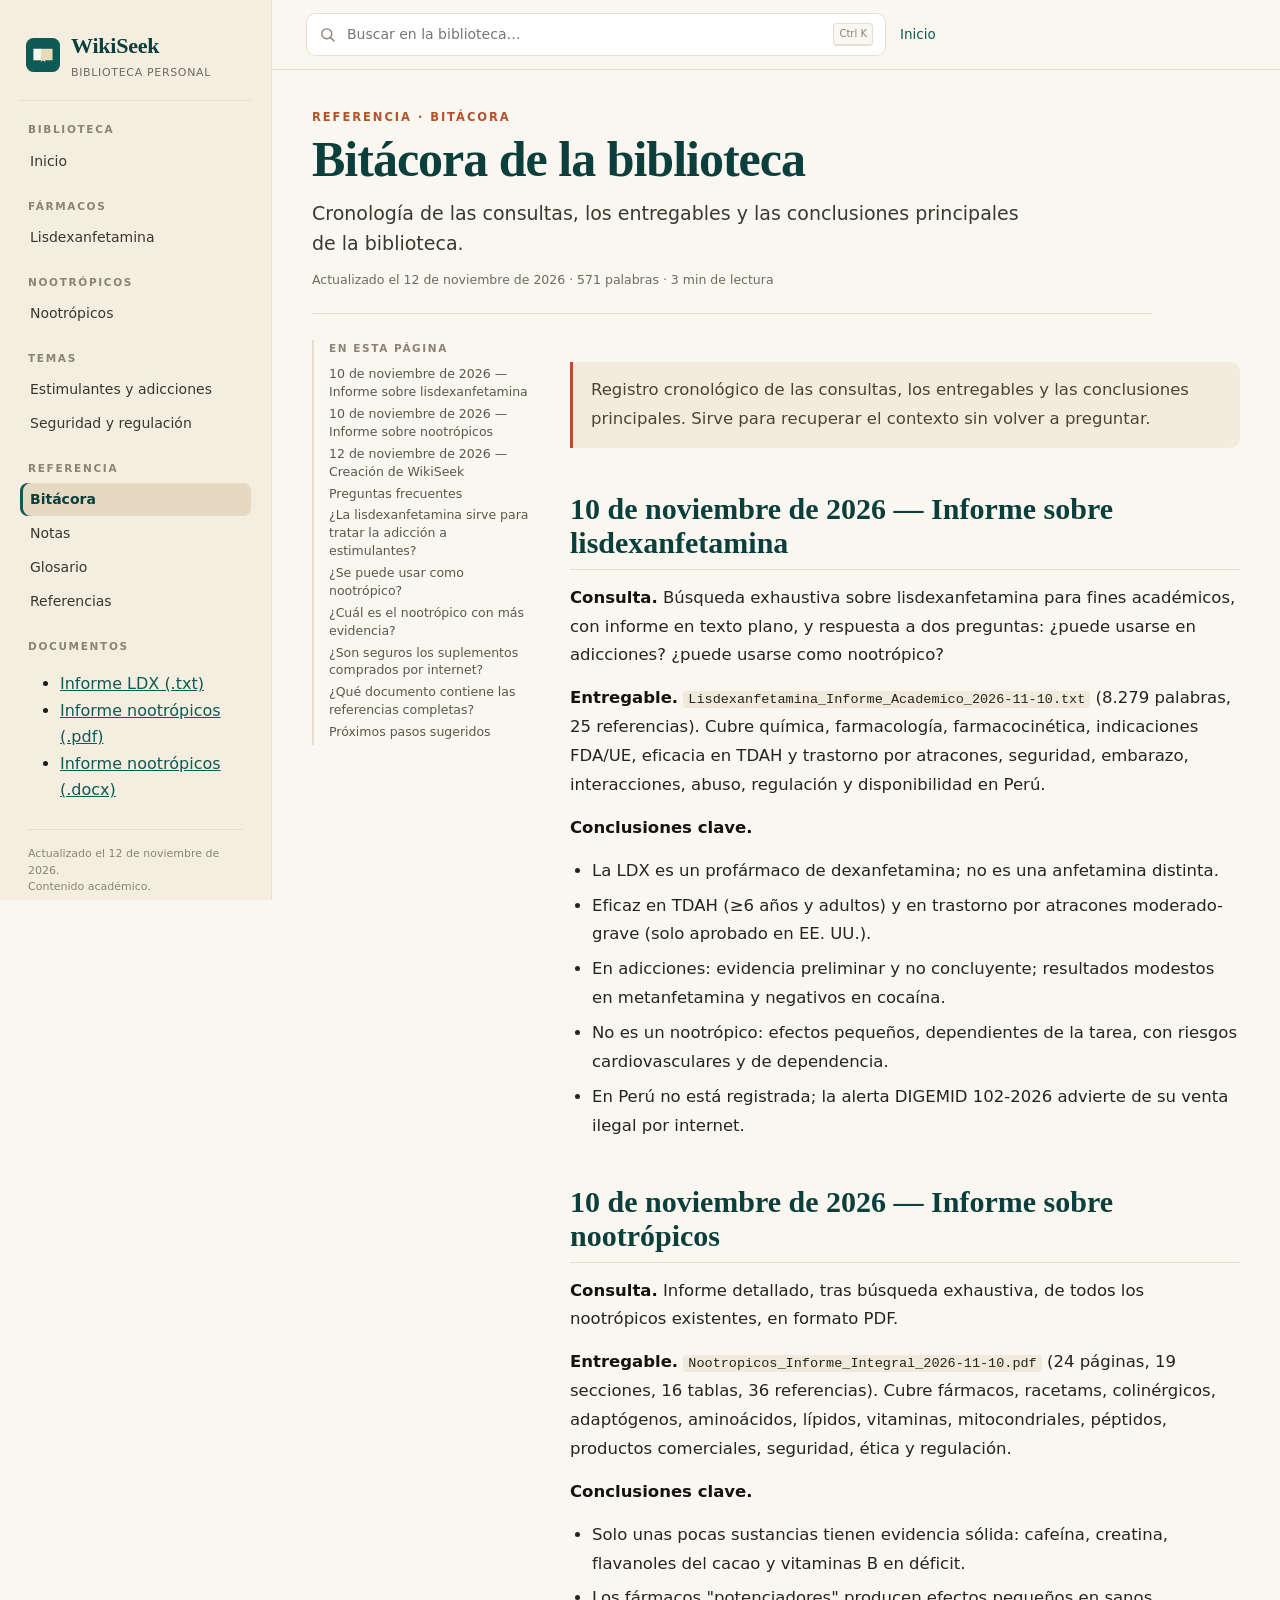
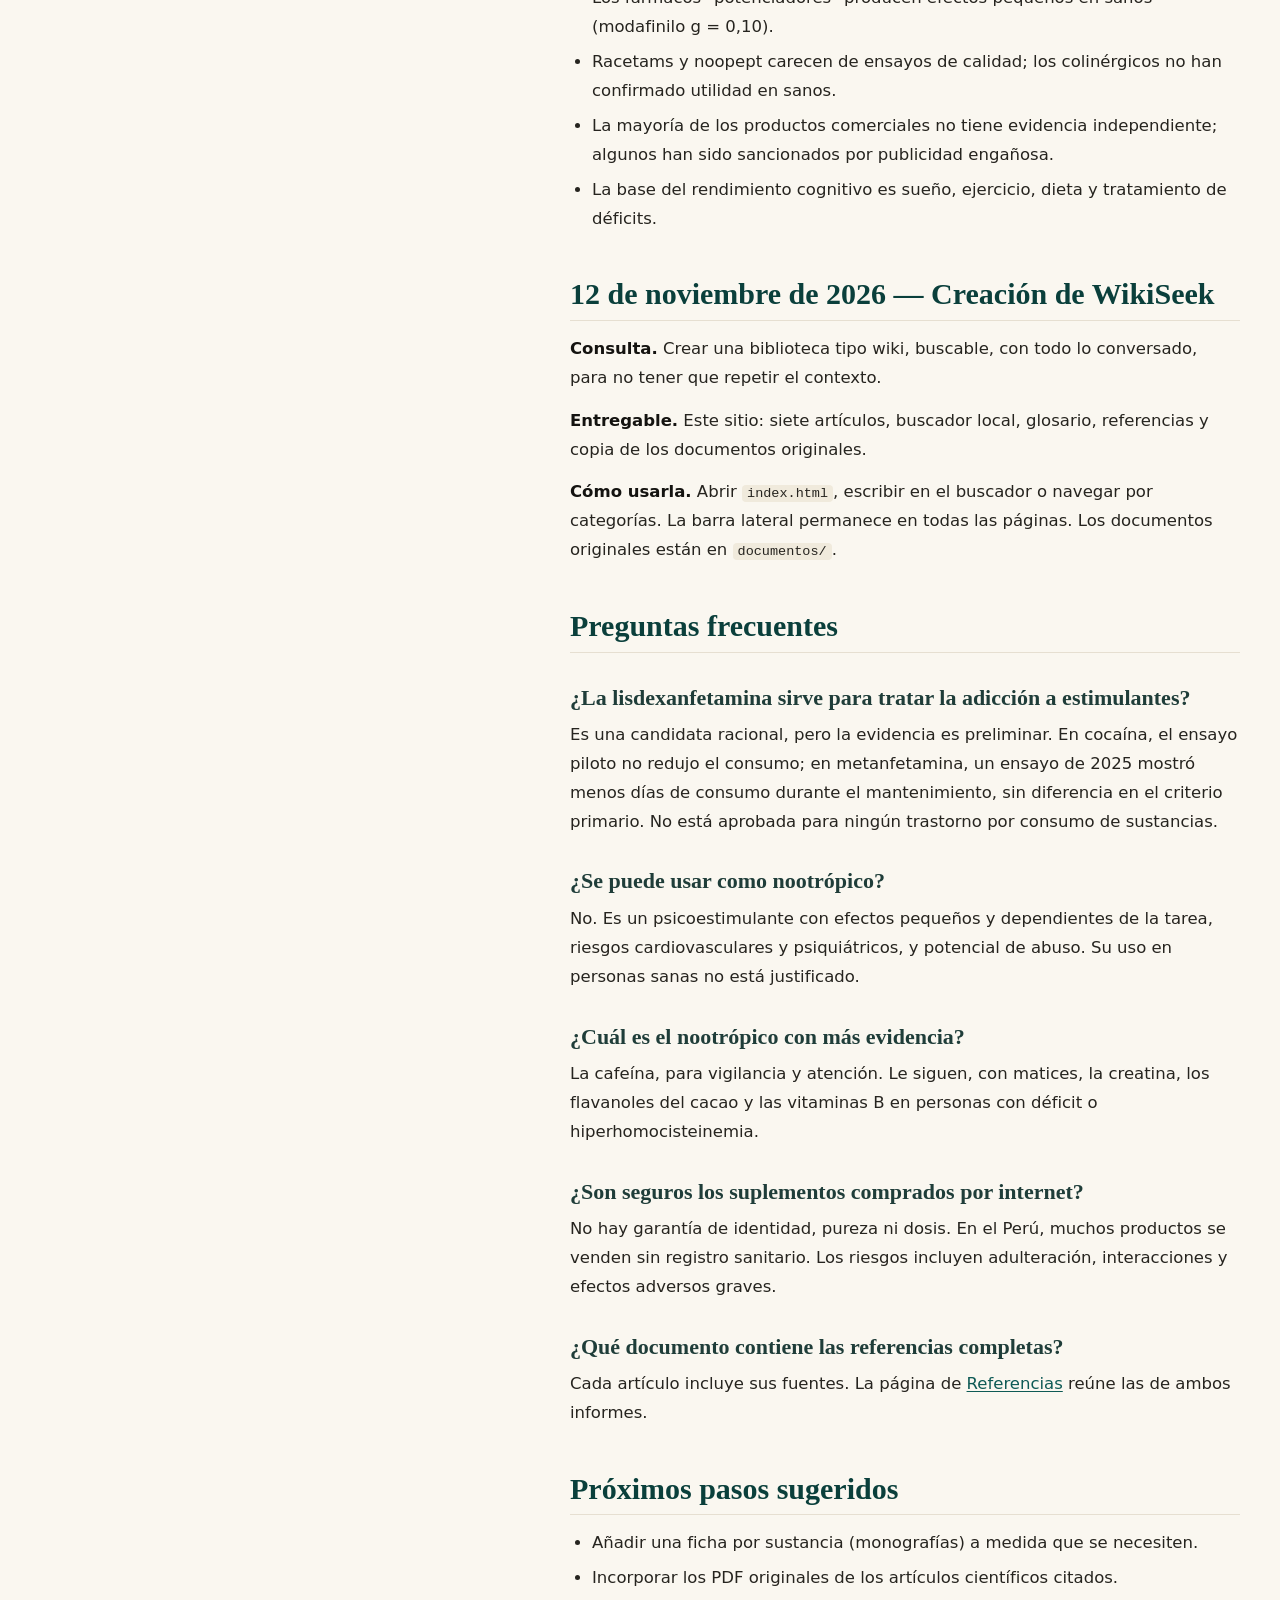
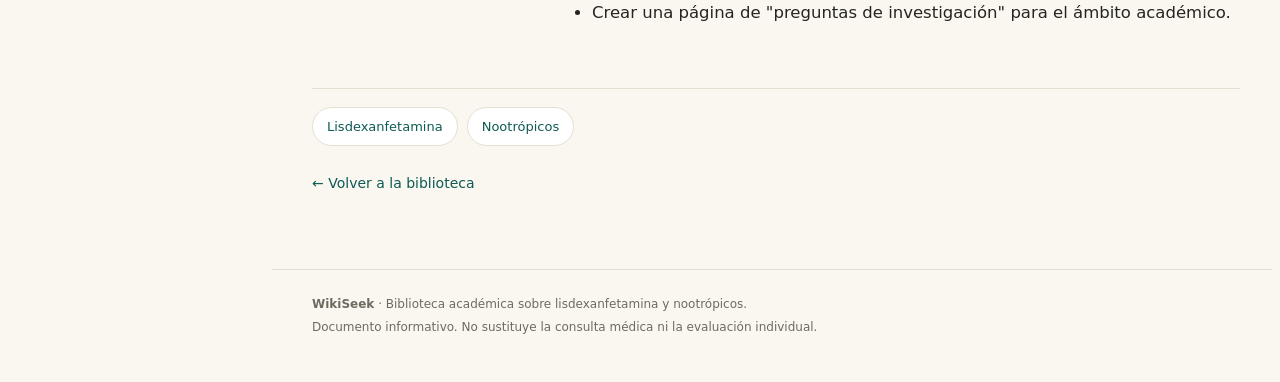
<file: articulos/bitacora.html>
<!doctype html>
<html lang="es">
<head>
<meta charset="utf-8">
<meta name="viewport" content="width=device-width, initial-scale=1">
<title>Bitácora de la biblioteca · WikiSeek</title>
<meta name="description" content="Cronología de las consultas, los entregables y las conclusiones principales de la biblioteca.">
<link rel="icon" href="data:image/svg+xml,%3Csvg xmlns='http://www.w3.org/2000/svg' viewBox='0 0 64 64'%3E%3Crect width='64' height='64' rx='14' fill='%230e5a55'/%3E%3Cpath d='M14 20h16c4 0 6 2 6 6v22c0-4-2-6-6-6H14z' fill='%23faf7f0'/%3E%3Cpath d='M50 20H34c-4 0-6 2-6 6v22c0-4 2-6 6-6h16z' fill='%23e8d9b8'/%3E%3C/svg%3E">
<link rel="stylesheet" href="../assets/style.css">
</head>
<body data-page="bitacora">
<a class="skip" href="#contenido">Saltar al contenido</a>
<div class="layout">
  <aside class="sidebar" id="sidebar">
    <a class="brand" href="../index.html">
      <span class="brand-mark" aria-hidden="true">
        <svg viewBox="0 0 64 64" width="34" height="34"><rect width="64" height="64" rx="14" fill="#0e5a55"/><path d="M14 20h16c4 0 6 2 6 6v22c0-4-2-6-6-6H14z" fill="#faf7f0"/><path d="M50 20H34c-4 0-6 2-6 6v22c0-4 2-6 6-6h16z" fill="#e8d9b8"/></svg>
      </span>
      <span><strong>WikiSeek</strong><small>Biblioteca personal</small></span>
    </a>
    <nav class="nav" aria-label="Navegación principal">
<p class="nav-label">Biblioteca</p><ul>
<li><a href="../index.html">Inicio</a></li>
</ul>
<p class="nav-label">Fármacos</p><ul>
<li><a href="../articulos/lisdexanfetamina.html">Lisdexanfetamina</a></li>
</ul>
<p class="nav-label">Nootrópicos</p><ul>
<li><a href="../articulos/nootropicos.html">Nootrópicos</a></li>
</ul>
<p class="nav-label">Temas</p><ul>
<li><a href="../articulos/adicciones.html">Estimulantes y adicciones</a></li>
<li><a href="../articulos/seguridad.html">Seguridad y regulación</a></li>
</ul>
<p class="nav-label">Referencia</p><ul>
<li><a class="active" href="../articulos/bitacora.html">Bitácora</a></li>
<li><a href="../articulos/notas.html">Notas</a></li>
<li><a href="../articulos/glosario.html">Glosario</a></li>
<li><a href="../articulos/referencias.html">Referencias</a></li>
</ul>
</nav>
<p class="nav-label">Documentos</p><ul class="docs">
<li><a href="../documentos/lisdexanfetamina.txt">Informe LDX (.txt)</a></li>
<li><a href="../documentos/nootropicos.pdf">Informe nootrópicos (.pdf)</a></li>
<li><a href="../documentos/nootropicos.docx">Informe nootrópicos (.docx)</a></li>
</ul>
    <p class="side-foot">Actualizado el 12 de noviembre de 2026.<br>Contenido académico.</p>
  </aside>
  <div class="main">
    <header class="topbar">
      <button class="menu-btn" id="menuBtn" aria-label="Abrir menú" aria-expanded="false">☰</button>
      <form class="search" role="search" action="../index.html" method="get">
        <svg viewBox="0 0 24 24" width="17" height="17" aria-hidden="true"><circle cx="11" cy="11" r="7" fill="none" stroke="currentColor" stroke-width="2"/><path d="M16.5 16.5 21 21" stroke="currentColor" stroke-width="2" stroke-linecap="round"/></svg>
        <input id="qTop" name="q" type="search" placeholder="Buscar en la biblioteca…" autocomplete="off" aria-label="Buscar">
        <kbd>Ctrl K</kbd>
      </form>
      <a class="toplink" href="../index.html">Inicio</a>
    </header>
    <main id="contenido" class="content">
      
<article class="article">
  <header class="art-head">
    <p class="kicker">Referencia · Bitácora</p>
    <h1>Bitácora de la biblioteca</h1>
    <p class="lede">Cronología de las consultas, los entregables y las conclusiones principales de la biblioteca.</p>
    <p class="art-meta">Actualizado el 12 de noviembre de 2026 · 571 palabras · 3 min de lectura</p>
  </header>
  <div class="art-grid">
    <aside class="toc"><p class="toc-title">En esta página</p><ol>
<li class="lvl-2"><a href="#10-de-noviembre-de-2026-informe-sobre-lisdexanfetamina">10 de noviembre de 2026 — Informe sobre lisdexanfetamina</a></li>
<li class="lvl-2"><a href="#10-de-noviembre-de-2026-informe-sobre-nootropicos">10 de noviembre de 2026 — Informe sobre nootrópicos</a></li>
<li class="lvl-2"><a href="#12-de-noviembre-de-2026-creacion-de-wikiseek">12 de noviembre de 2026 — Creación de WikiSeek</a></li>
<li class="lvl-2"><a href="#preguntas-frecuentes">Preguntas frecuentes</a></li>
<li class="lvl-3"><a href="#la-lisdexanfetamina-sirve-para-tratar-la-adiccion-a-estimulantes">¿La lisdexanfetamina sirve para tratar la adicción a estimulantes?</a></li>
<li class="lvl-3"><a href="#se-puede-usar-como-nootropico">¿Se puede usar como nootrópico?</a></li>
<li class="lvl-3"><a href="#cual-es-el-nootropico-con-mas-evidencia">¿Cuál es el nootrópico con más evidencia?</a></li>
<li class="lvl-3"><a href="#son-seguros-los-suplementos-comprados-por-internet">¿Son seguros los suplementos comprados por internet?</a></li>
<li class="lvl-3"><a href="#que-documento-contiene-las-referencias-completas">¿Qué documento contiene las referencias completas?</a></li>
<li class="lvl-2"><a href="#proximos-pasos-sugeridos">Próximos pasos sugeridos</a></li>
</ol></aside>
    <div class="prose" id="prose">
<blockquote><p>Registro cronológico de las consultas, los entregables y las conclusiones principales. Sirve para recuperar el contexto sin volver a preguntar.</p></blockquote>
<h2 id="10-de-noviembre-de-2026-informe-sobre-lisdexanfetamina">10 de noviembre de 2026 — Informe sobre lisdexanfetamina</h2>
<p><strong>Consulta.</strong> Búsqueda exhaustiva sobre lisdexanfetamina para fines académicos, con informe en texto plano, y respuesta a dos preguntas: ¿puede usarse en adicciones? ¿puede usarse como nootrópico?</p>
<p><strong>Entregable.</strong> <code>Lisdexanfetamina_Informe_Academico_2026-11-10.txt</code> (8.279 palabras, 25 referencias). Cubre química, farmacología, farmacocinética, indicaciones FDA/UE, eficacia en TDAH y trastorno por atracones, seguridad, embarazo, interacciones, abuso, regulación y disponibilidad en Perú.</p>
<p><strong>Conclusiones clave.</strong></p>
<ul><li>La LDX es un profármaco de dexanfetamina; no es una anfetamina distinta.</li><li>Eficaz en TDAH (≥6 años y adultos) y en trastorno por atracones moderado-grave (solo aprobado en EE. UU.).</li><li>En adicciones: evidencia preliminar y no concluyente; resultados modestos en metanfetamina y negativos en cocaína.</li><li>No es un nootrópico: efectos pequeños, dependientes de la tarea, con riesgos cardiovasculares y de dependencia.</li><li>En Perú no está registrada; la alerta DIGEMID 102-2026 advierte de su venta ilegal por internet.</li></ul>
<h2 id="10-de-noviembre-de-2026-informe-sobre-nootropicos">10 de noviembre de 2026 — Informe sobre nootrópicos</h2>
<p><strong>Consulta.</strong> Informe detallado, tras búsqueda exhaustiva, de todos los nootrópicos existentes, en formato PDF.</p>
<p><strong>Entregable.</strong> <code>Nootropicos_Informe_Integral_2026-11-10.pdf</code> (24 páginas, 19 secciones, 16 tablas, 36 referencias). Cubre fármacos, racetams, colinérgicos, adaptógenos, aminoácidos, lípidos, vitaminas, mitocondriales, péptidos, productos comerciales, seguridad, ética y regulación.</p>
<p><strong>Conclusiones clave.</strong></p>
<ul><li>Solo unas pocas sustancias tienen evidencia sólida: cafeína, creatina, flavanoles del cacao y vitaminas B en déficit.</li><li>Los fármacos "potenciadores" producen efectos pequeños en sanos (modafinilo g = 0,10).</li><li>Racetams y noopept carecen de ensayos de calidad; los colinérgicos no han confirmado utilidad en sanos.</li><li>La mayoría de los productos comerciales no tiene evidencia independiente; algunos han sido sancionados por publicidad engañosa.</li><li>La base del rendimiento cognitivo es sueño, ejercicio, dieta y tratamiento de déficits.</li></ul>
<h2 id="12-de-noviembre-de-2026-creacion-de-wikiseek">12 de noviembre de 2026 — Creación de WikiSeek</h2>
<p><strong>Consulta.</strong> Crear una biblioteca tipo wiki, buscable, con todo lo conversado, para no tener que repetir el contexto.</p>
<p><strong>Entregable.</strong> Este sitio: siete artículos, buscador local, glosario, referencias y copia de los documentos originales.</p>
<p><strong>Cómo usarla.</strong> Abrir <code>index.html</code>, escribir en el buscador o navegar por categorías. La barra lateral permanece en todas las páginas. Los documentos originales están en <code>documentos/</code>.</p>
<h2 id="preguntas-frecuentes">Preguntas frecuentes</h2>
<h3 id="la-lisdexanfetamina-sirve-para-tratar-la-adiccion-a-estimulantes">¿La lisdexanfetamina sirve para tratar la adicción a estimulantes?</h3>
<p>Es una candidata racional, pero la evidencia es preliminar. En cocaína, el ensayo piloto no redujo el consumo; en metanfetamina, un ensayo de 2025 mostró menos días de consumo durante el mantenimiento, sin diferencia en el criterio primario. No está aprobada para ningún trastorno por consumo de sustancias.</p>
<h3 id="se-puede-usar-como-nootropico">¿Se puede usar como nootrópico?</h3>
<p>No. Es un psicoestimulante con efectos pequeños y dependientes de la tarea, riesgos cardiovasculares y psiquiátricos, y potencial de abuso. Su uso en personas sanas no está justificado.</p>
<h3 id="cual-es-el-nootropico-con-mas-evidencia">¿Cuál es el nootrópico con más evidencia?</h3>
<p>La cafeína, para vigilancia y atención. Le siguen, con matices, la creatina, los flavanoles del cacao y las vitaminas B en personas con déficit o hiperhomocisteinemia.</p>
<h3 id="son-seguros-los-suplementos-comprados-por-internet">¿Son seguros los suplementos comprados por internet?</h3>
<p>No hay garantía de identidad, pureza ni dosis. En el Perú, muchos productos se venden sin registro sanitario. Los riesgos incluyen adulteración, interacciones y efectos adversos graves.</p>
<h3 id="que-documento-contiene-las-referencias-completas">¿Qué documento contiene las referencias completas?</h3>
<p>Cada artículo incluye sus fuentes. La página de <a href="../articulos/referencias.html">Referencias</a> reúne las de ambos informes.</p>
<h2 id="proximos-pasos-sugeridos">Próximos pasos sugeridos</h2>
<ul><li>Añadir una ficha por sustancia (monografías) a medida que se necesiten.</li><li>Incorporar los PDF originales de los artículos científicos citados.</li><li>Crear una página de "preguntas de investigación" para el ámbito académico.</li></ul>
    </div>
  </div>
  <div class="related"><a href="lisdexanfetamina.html">Lisdexanfetamina</a><a href="nootropicos.html">Nootrópicos</a></div>
  <p class="back"><a href="../index.html">← Volver a la biblioteca</a></p>
</article>

    </main>
    <footer class="foot">
      <p><strong>WikiSeek</strong> · Biblioteca académica sobre lisdexanfetamina y nootrópicos.</p>
      <p>Documento informativo. No sustituye la consulta médica ni la evaluación individual.</p>
    </footer>
  </div>
</div>
<script src="../assets/search-data.js"></script>
<script src="../assets/search.js"></script>
</body>
</html>
</file>
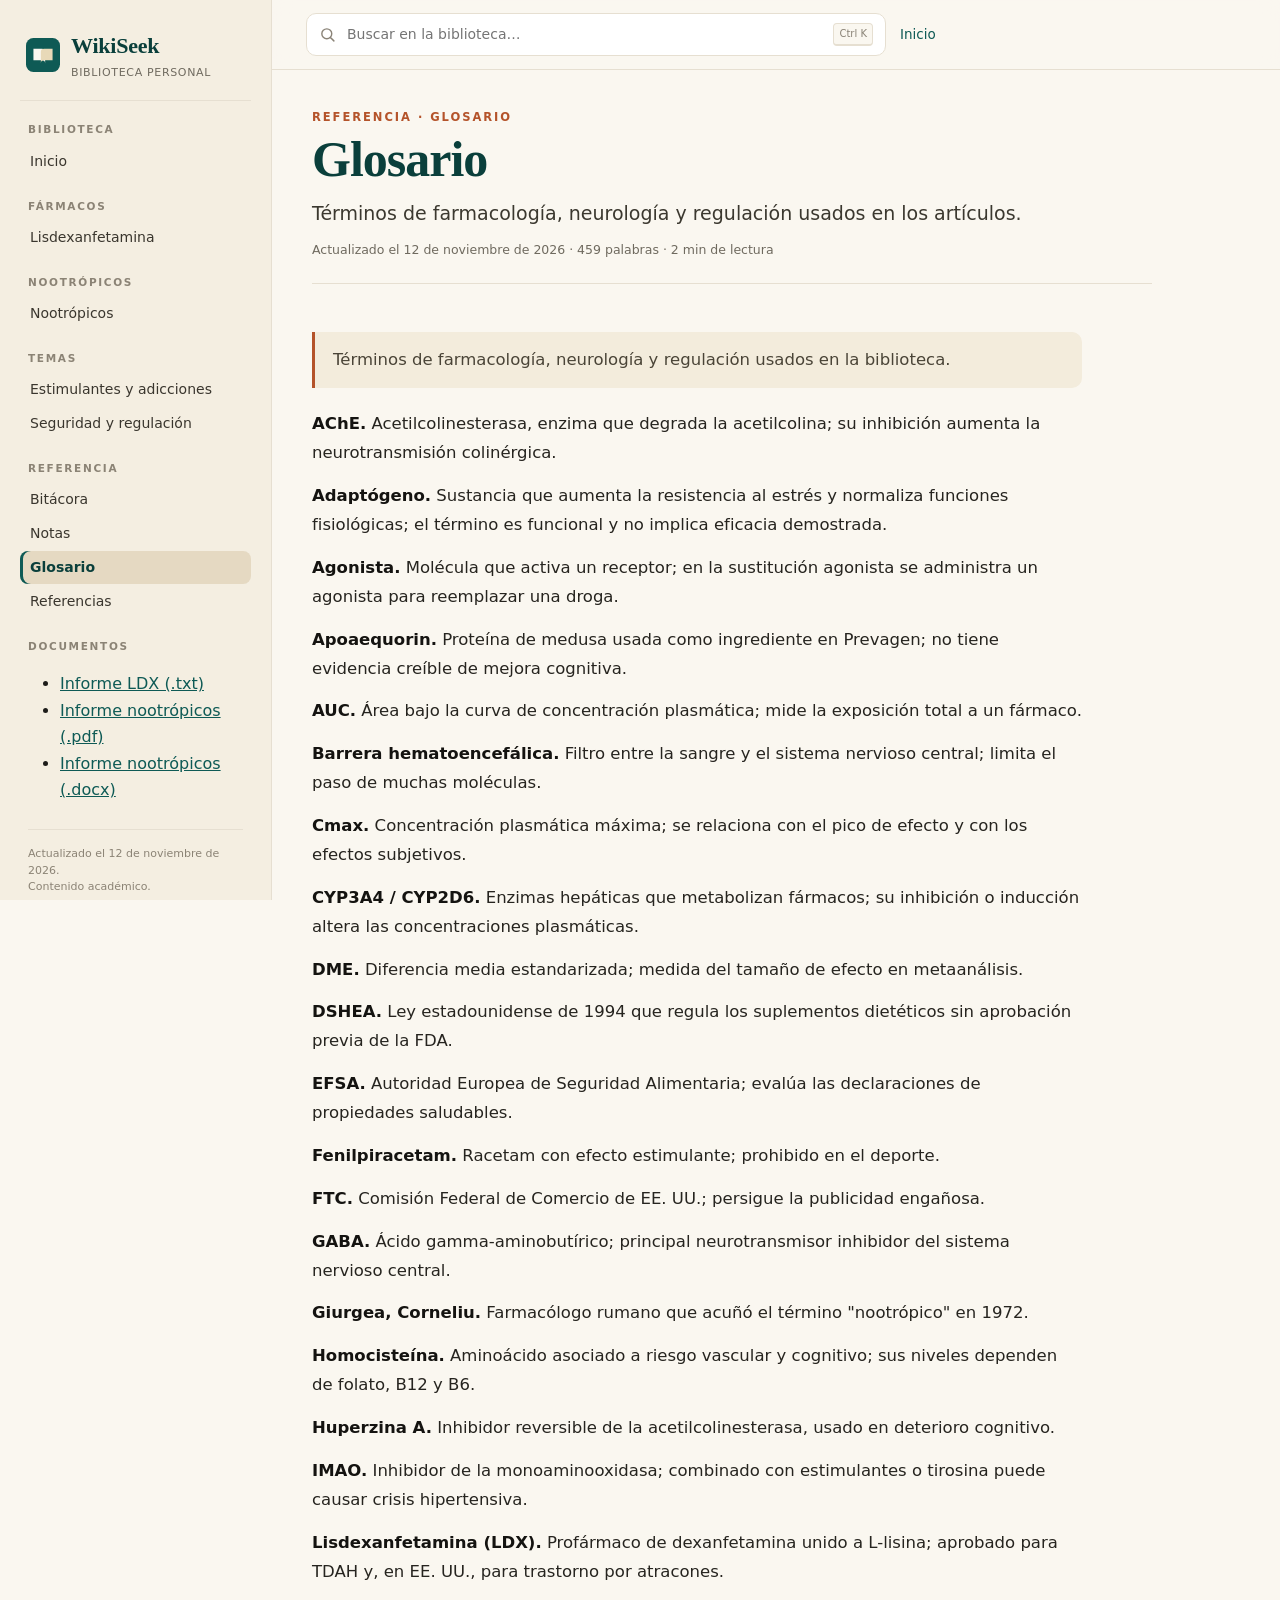
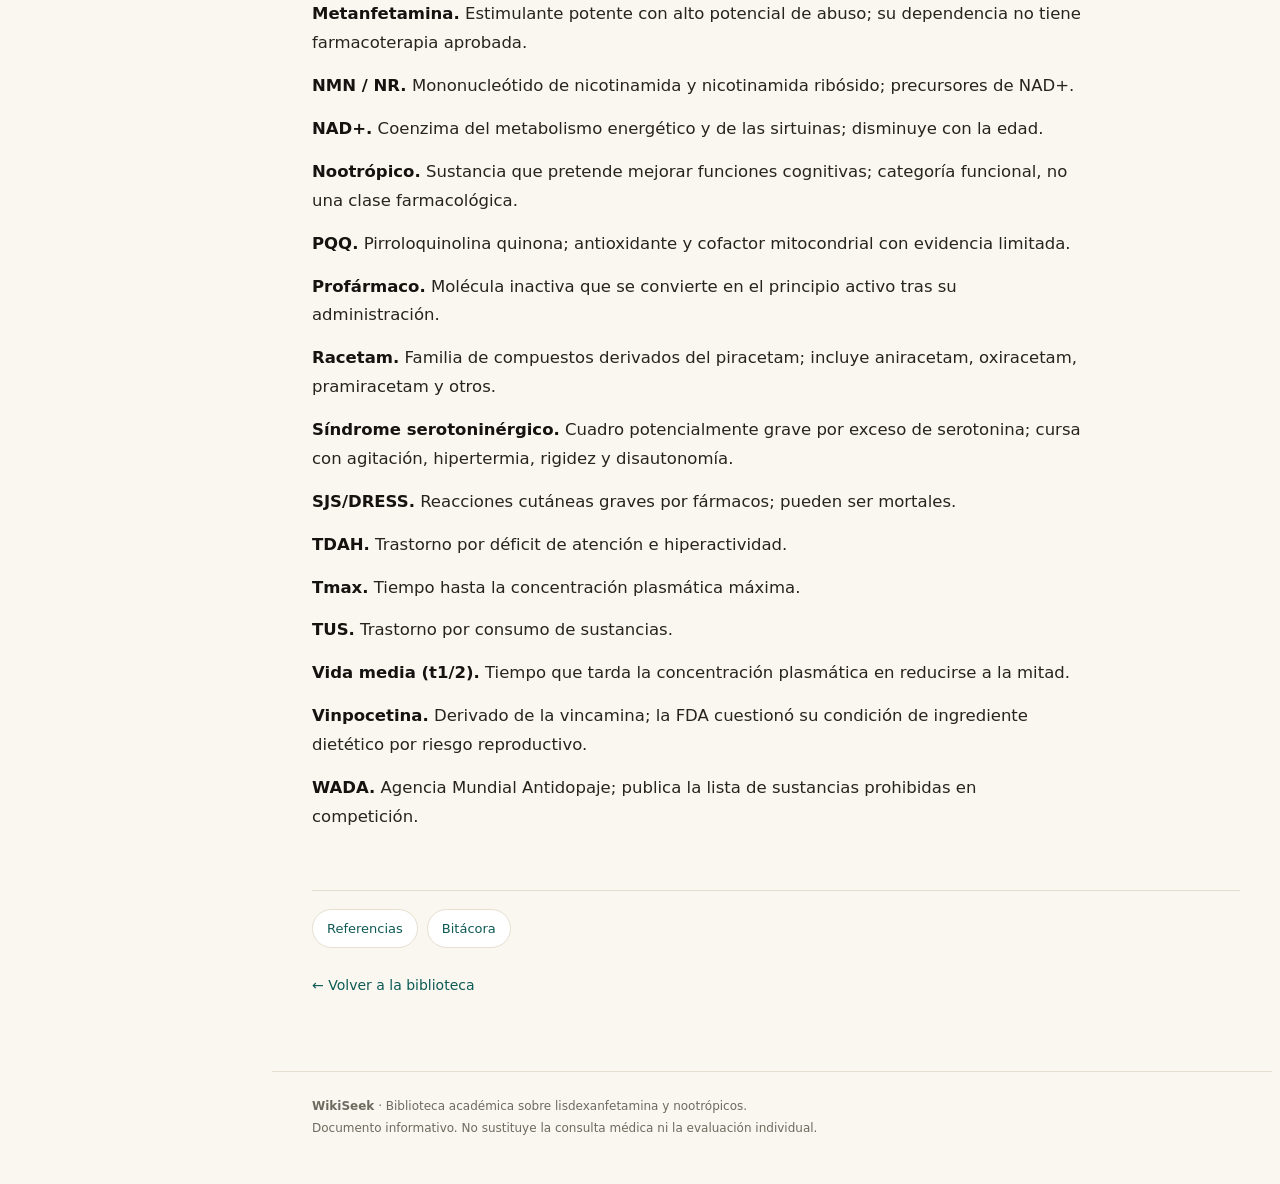
<file: articulos/glosario.html>
<!doctype html>
<html lang="es">
<head>
<meta charset="utf-8">
<meta name="viewport" content="width=device-width, initial-scale=1">
<title>Glosario · WikiSeek</title>
<meta name="description" content="Términos de farmacología, neurología y regulación usados en los artículos.">
<link rel="icon" href="data:image/svg+xml,%3Csvg xmlns='http://www.w3.org/2000/svg' viewBox='0 0 64 64'%3E%3Crect width='64' height='64' rx='14' fill='%230e5a55'/%3E%3Cpath d='M14 20h16c4 0 6 2 6 6v22c0-4-2-6-6-6H14z' fill='%23faf7f0'/%3E%3Cpath d='M50 20H34c-4 0-6 2-6 6v22c0-4 2-6 6-6h16z' fill='%23e8d9b8'/%3E%3C/svg%3E">
<link rel="stylesheet" href="../assets/style.css">
</head>
<body data-page="glosario">
<a class="skip" href="#contenido">Saltar al contenido</a>
<div class="layout">
  <aside class="sidebar" id="sidebar">
    <a class="brand" href="../index.html">
      <span class="brand-mark" aria-hidden="true">
        <svg viewBox="0 0 64 64" width="34" height="34"><rect width="64" height="64" rx="14" fill="#0e5a55"/><path d="M14 20h16c4 0 6 2 6 6v22c0-4-2-6-6-6H14z" fill="#faf7f0"/><path d="M50 20H34c-4 0-6 2-6 6v22c0-4 2-6 6-6h16z" fill="#e8d9b8"/></svg>
      </span>
      <span><strong>WikiSeek</strong><small>Biblioteca personal</small></span>
    </a>
    <nav class="nav" aria-label="Navegación principal">
<p class="nav-label">Biblioteca</p><ul>
<li><a href="../index.html">Inicio</a></li>
</ul>
<p class="nav-label">Fármacos</p><ul>
<li><a href="../articulos/lisdexanfetamina.html">Lisdexanfetamina</a></li>
</ul>
<p class="nav-label">Nootrópicos</p><ul>
<li><a href="../articulos/nootropicos.html">Nootrópicos</a></li>
</ul>
<p class="nav-label">Temas</p><ul>
<li><a href="../articulos/adicciones.html">Estimulantes y adicciones</a></li>
<li><a href="../articulos/seguridad.html">Seguridad y regulación</a></li>
</ul>
<p class="nav-label">Referencia</p><ul>
<li><a href="../articulos/bitacora.html">Bitácora</a></li>
<li><a href="../articulos/notas.html">Notas</a></li>
<li><a class="active" href="../articulos/glosario.html">Glosario</a></li>
<li><a href="../articulos/referencias.html">Referencias</a></li>
</ul>
</nav>
<p class="nav-label">Documentos</p><ul class="docs">
<li><a href="../documentos/lisdexanfetamina.txt">Informe LDX (.txt)</a></li>
<li><a href="../documentos/nootropicos.pdf">Informe nootrópicos (.pdf)</a></li>
<li><a href="../documentos/nootropicos.docx">Informe nootrópicos (.docx)</a></li>
</ul>
    <p class="side-foot">Actualizado el 12 de noviembre de 2026.<br>Contenido académico.</p>
  </aside>
  <div class="main">
    <header class="topbar">
      <button class="menu-btn" id="menuBtn" aria-label="Abrir menú" aria-expanded="false">☰</button>
      <form class="search" role="search" action="../index.html" method="get">
        <svg viewBox="0 0 24 24" width="17" height="17" aria-hidden="true"><circle cx="11" cy="11" r="7" fill="none" stroke="currentColor" stroke-width="2"/><path d="M16.5 16.5 21 21" stroke="currentColor" stroke-width="2" stroke-linecap="round"/></svg>
        <input id="qTop" name="q" type="search" placeholder="Buscar en la biblioteca…" autocomplete="off" aria-label="Buscar">
        <kbd>Ctrl K</kbd>
      </form>
      <a class="toplink" href="../index.html">Inicio</a>
    </header>
    <main id="contenido" class="content">
      
<article class="article">
  <header class="art-head">
    <p class="kicker">Referencia · Glosario</p>
    <h1>Glosario</h1>
    <p class="lede">Términos de farmacología, neurología y regulación usados en los artículos.</p>
    <p class="art-meta">Actualizado el 12 de noviembre de 2026 · 459 palabras · 2 min de lectura</p>
  </header>
  <div class="art-grid no-toc">
    
    <div class="prose" id="prose">
<blockquote><p>Términos de farmacología, neurología y regulación usados en la biblioteca.</p></blockquote>
<p><strong>AChE.</strong> Acetilcolinesterasa, enzima que degrada la acetilcolina; su inhibición aumenta la neurotransmisión colinérgica.</p>
<p><strong>Adaptógeno.</strong> Sustancia que aumenta la resistencia al estrés y normaliza funciones fisiológicas; el término es funcional y no implica eficacia demostrada.</p>
<p><strong>Agonista.</strong> Molécula que activa un receptor; en la sustitución agonista se administra un agonista para reemplazar una droga.</p>
<p><strong>Apoaequorin.</strong> Proteína de medusa usada como ingrediente en Prevagen; no tiene evidencia creíble de mejora cognitiva.</p>
<p><strong>AUC.</strong> Área bajo la curva de concentración plasmática; mide la exposición total a un fármaco.</p>
<p><strong>Barrera hematoencefálica.</strong> Filtro entre la sangre y el sistema nervioso central; limita el paso de muchas moléculas.</p>
<p><strong>Cmax.</strong> Concentración plasmática máxima; se relaciona con el pico de efecto y con los efectos subjetivos.</p>
<p><strong>CYP3A4 / CYP2D6.</strong> Enzimas hepáticas que metabolizan fármacos; su inhibición o inducción altera las concentraciones plasmáticas.</p>
<p><strong>DME.</strong> Diferencia media estandarizada; medida del tamaño de efecto en metaanálisis.</p>
<p><strong>DSHEA.</strong> Ley estadounidense de 1994 que regula los suplementos dietéticos sin aprobación previa de la FDA.</p>
<p><strong>EFSA.</strong> Autoridad Europea de Seguridad Alimentaria; evalúa las declaraciones de propiedades saludables.</p>
<p><strong>Fenilpiracetam.</strong> Racetam con efecto estimulante; prohibido en el deporte.</p>
<p><strong>FTC.</strong> Comisión Federal de Comercio de EE. UU.; persigue la publicidad engañosa.</p>
<p><strong>GABA.</strong> Ácido gamma-aminobutírico; principal neurotransmisor inhibidor del sistema nervioso central.</p>
<p><strong>Giurgea, Corneliu.</strong> Farmacólogo rumano que acuñó el término "nootrópico" en 1972.</p>
<p><strong>Homocisteína.</strong> Aminoácido asociado a riesgo vascular y cognitivo; sus niveles dependen de folato, B12 y B6.</p>
<p><strong>Huperzina A.</strong> Inhibidor reversible de la acetilcolinesterasa, usado en deterioro cognitivo.</p>
<p><strong>IMAO.</strong> Inhibidor de la monoaminooxidasa; combinado con estimulantes o tirosina puede causar crisis hipertensiva.</p>
<p><strong>Lisdexanfetamina (LDX).</strong> Profármaco de dexanfetamina unido a L-lisina; aprobado para TDAH y, en EE. UU., para trastorno por atracones.</p>
<p><strong>Metanfetamina.</strong> Estimulante potente con alto potencial de abuso; su dependencia no tiene farmacoterapia aprobada.</p>
<p><strong>NMN / NR.</strong> Mononucleótido de nicotinamida y nicotinamida ribósido; precursores de NAD+.</p>
<p><strong>NAD+.</strong> Coenzima del metabolismo energético y de las sirtuinas; disminuye con la edad.</p>
<p><strong>Nootrópico.</strong> Sustancia que pretende mejorar funciones cognitivas; categoría funcional, no una clase farmacológica.</p>
<p><strong>PQQ.</strong> Pirroloquinolina quinona; antioxidante y cofactor mitocondrial con evidencia limitada.</p>
<p><strong>Profármaco.</strong> Molécula inactiva que se convierte en el principio activo tras su administración.</p>
<p><strong>Racetam.</strong> Familia de compuestos derivados del piracetam; incluye aniracetam, oxiracetam, pramiracetam y otros.</p>
<p><strong>Síndrome serotoninérgico.</strong> Cuadro potencialmente grave por exceso de serotonina; cursa con agitación, hipertermia, rigidez y disautonomía.</p>
<p><strong>SJS/DRESS.</strong> Reacciones cutáneas graves por fármacos; pueden ser mortales.</p>
<p><strong>TDAH.</strong> Trastorno por déficit de atención e hiperactividad.</p>
<p><strong>Tmax.</strong> Tiempo hasta la concentración plasmática máxima.</p>
<p><strong>TUS.</strong> Trastorno por consumo de sustancias.</p>
<p><strong>Vida media (t1/2).</strong> Tiempo que tarda la concentración plasmática en reducirse a la mitad.</p>
<p><strong>Vinpocetina.</strong> Derivado de la vincamina; la FDA cuestionó su condición de ingrediente dietético por riesgo reproductivo.</p>
<p><strong>WADA.</strong> Agencia Mundial Antidopaje; publica la lista de sustancias prohibidas en competición.</p>
    </div>
  </div>
  <div class="related"><a href="referencias.html">Referencias</a><a href="bitacora.html">Bitácora</a></div>
  <p class="back"><a href="../index.html">← Volver a la biblioteca</a></p>
</article>

    </main>
    <footer class="foot">
      <p><strong>WikiSeek</strong> · Biblioteca académica sobre lisdexanfetamina y nootrópicos.</p>
      <p>Documento informativo. No sustituye la consulta médica ni la evaluación individual.</p>
    </footer>
  </div>
</div>
<script src="../assets/search-data.js"></script>
<script src="../assets/search.js"></script>
</body>
</html>
</file>
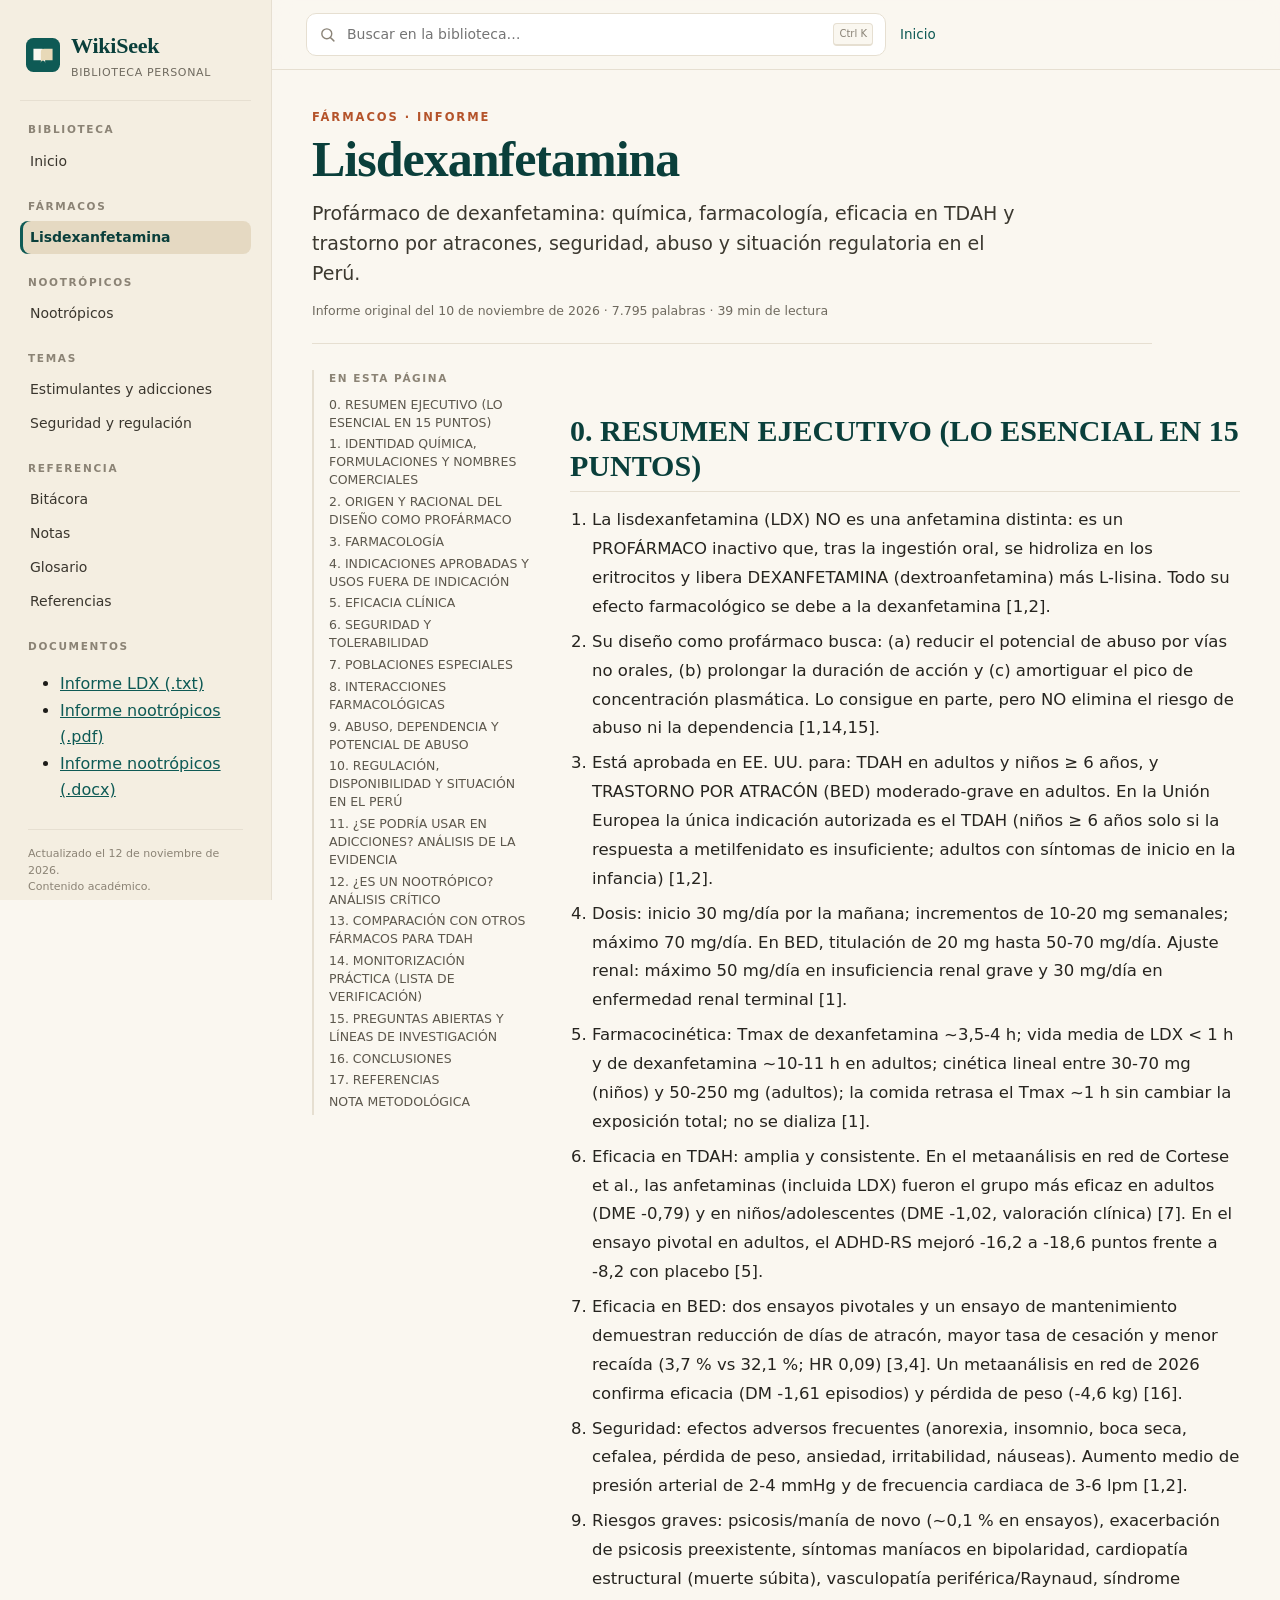
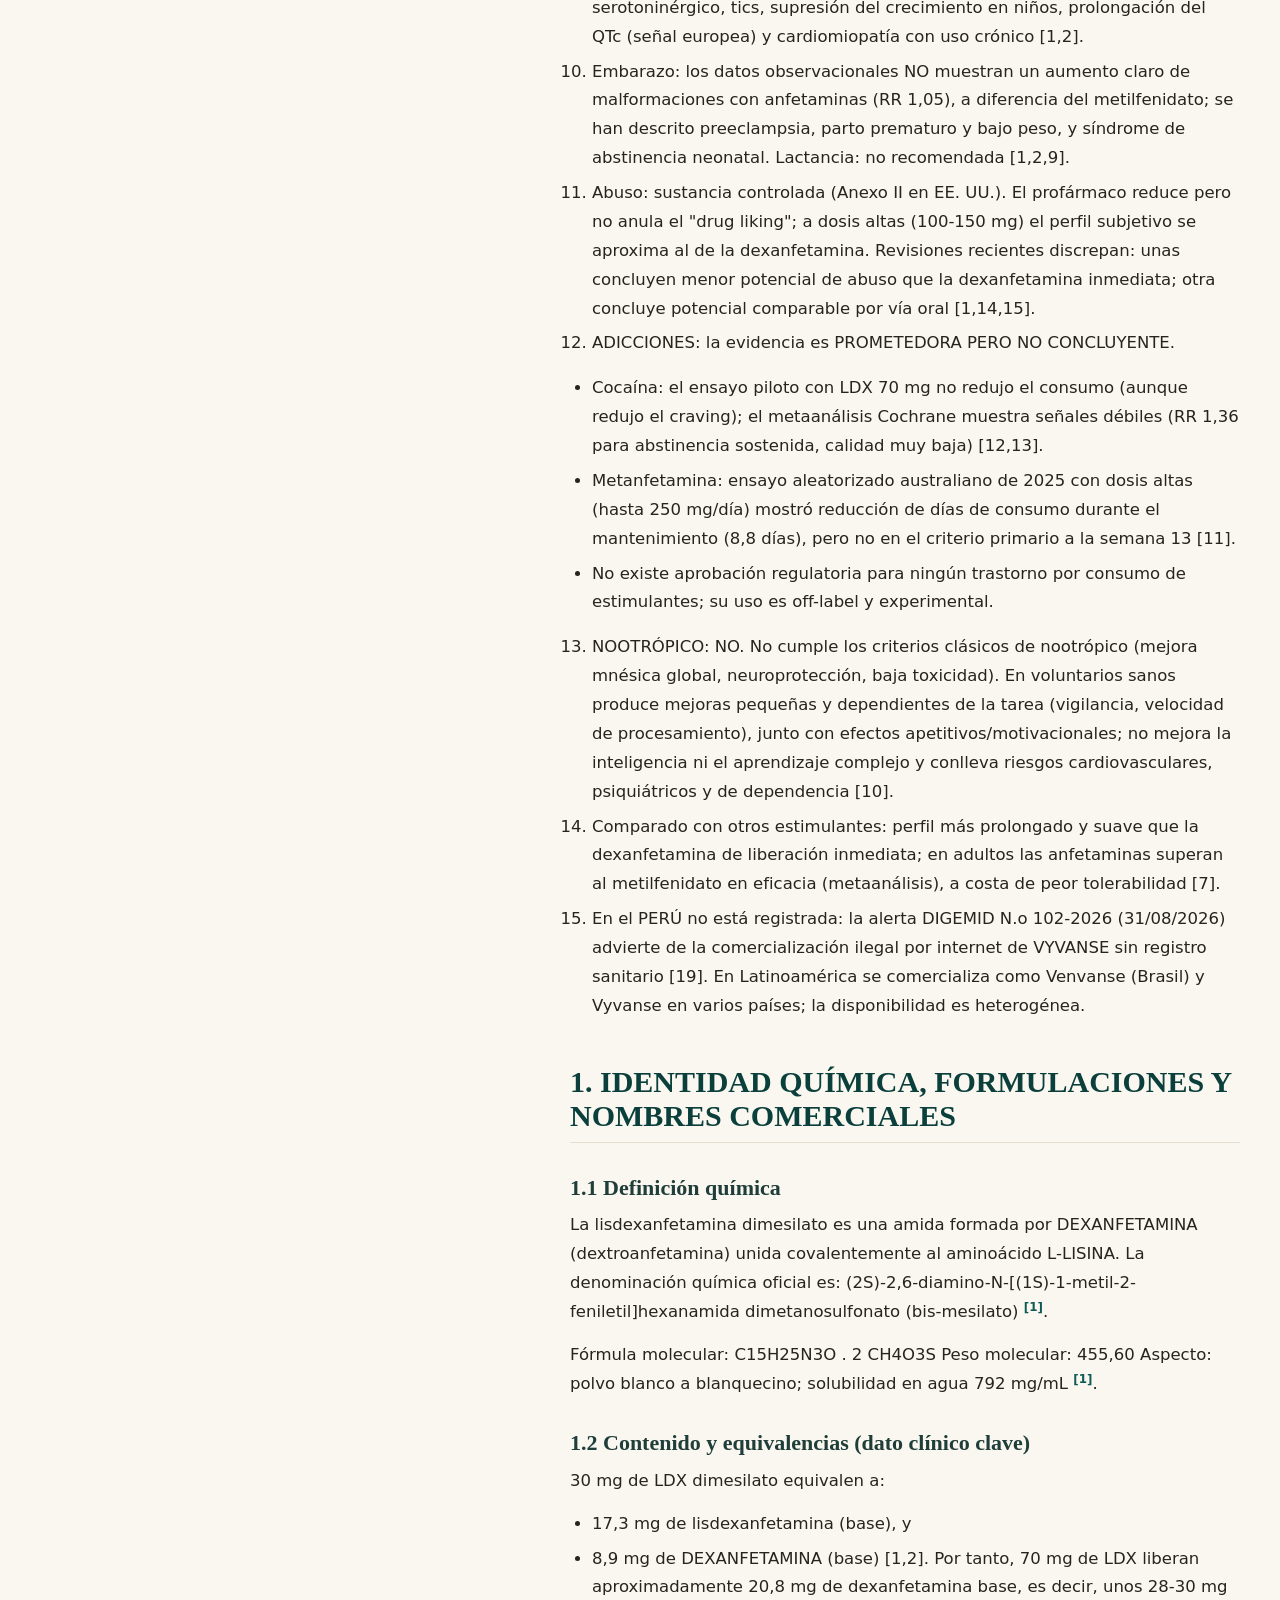
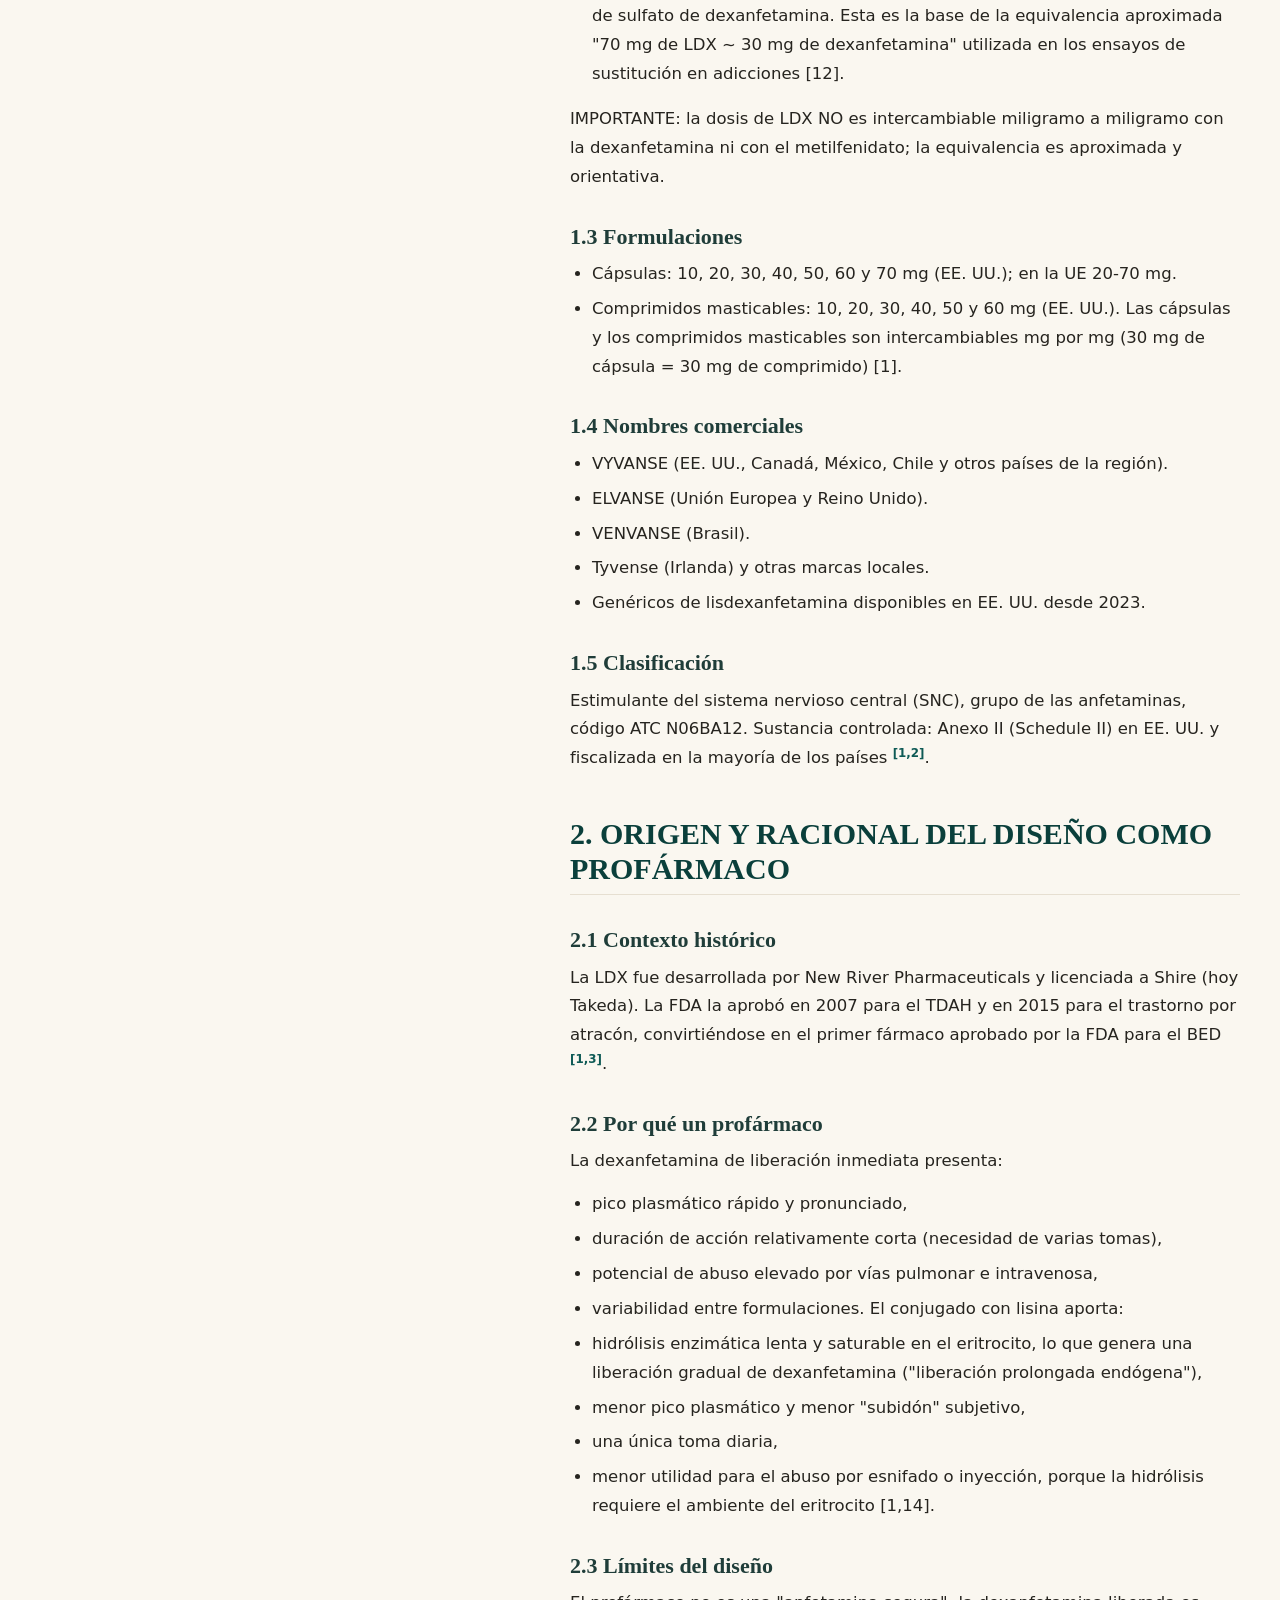
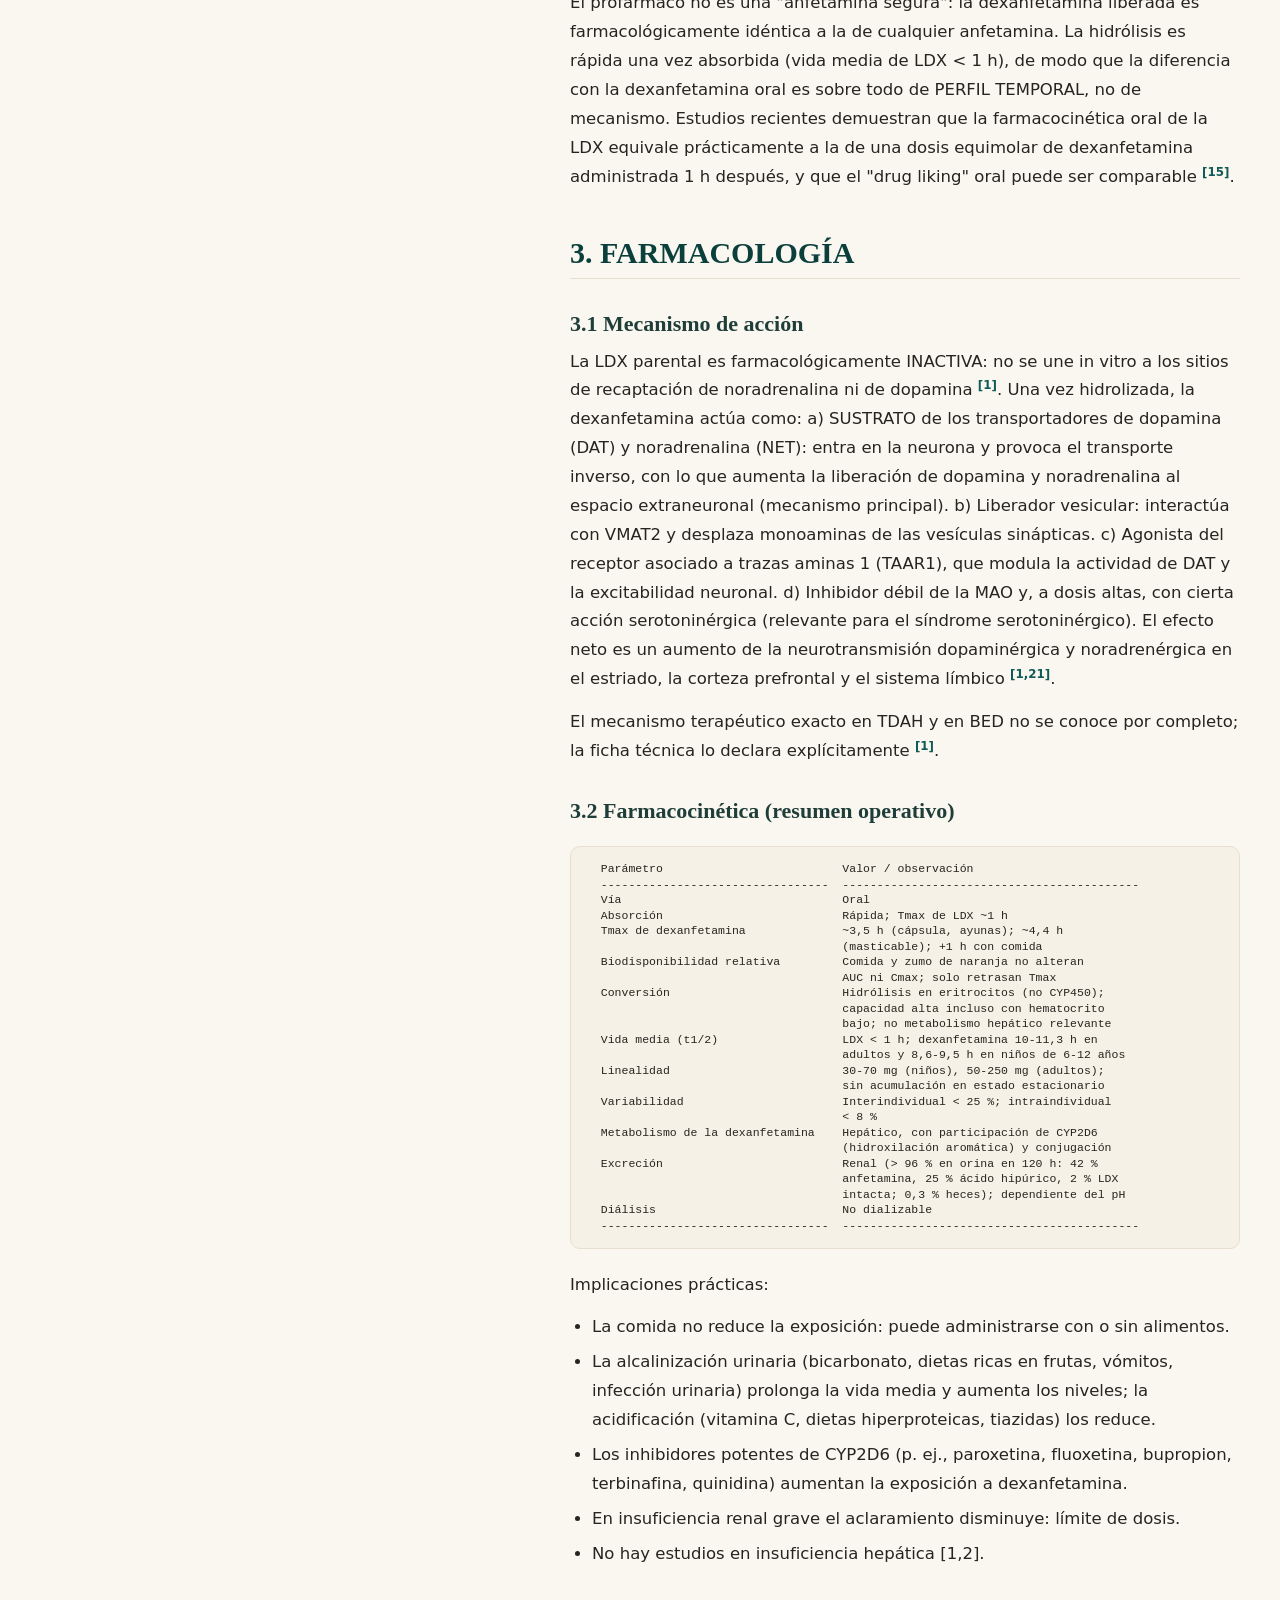
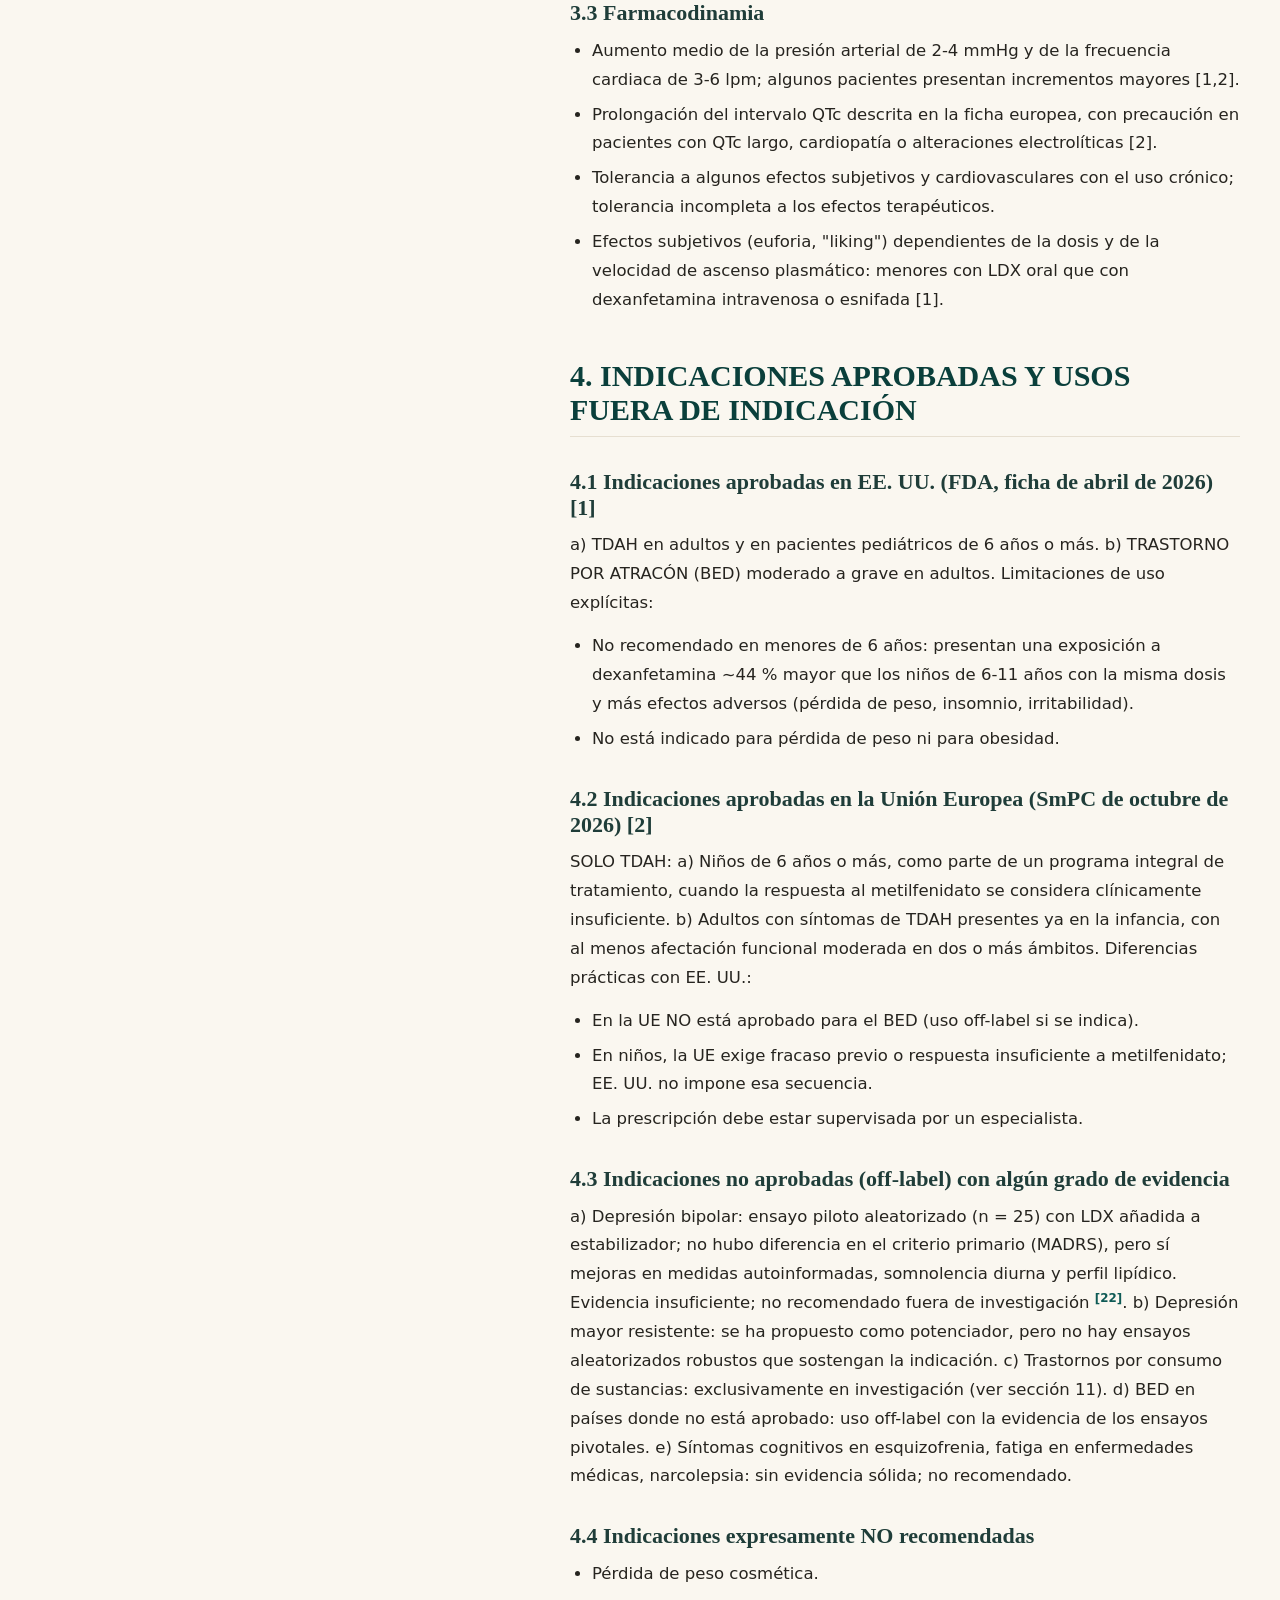
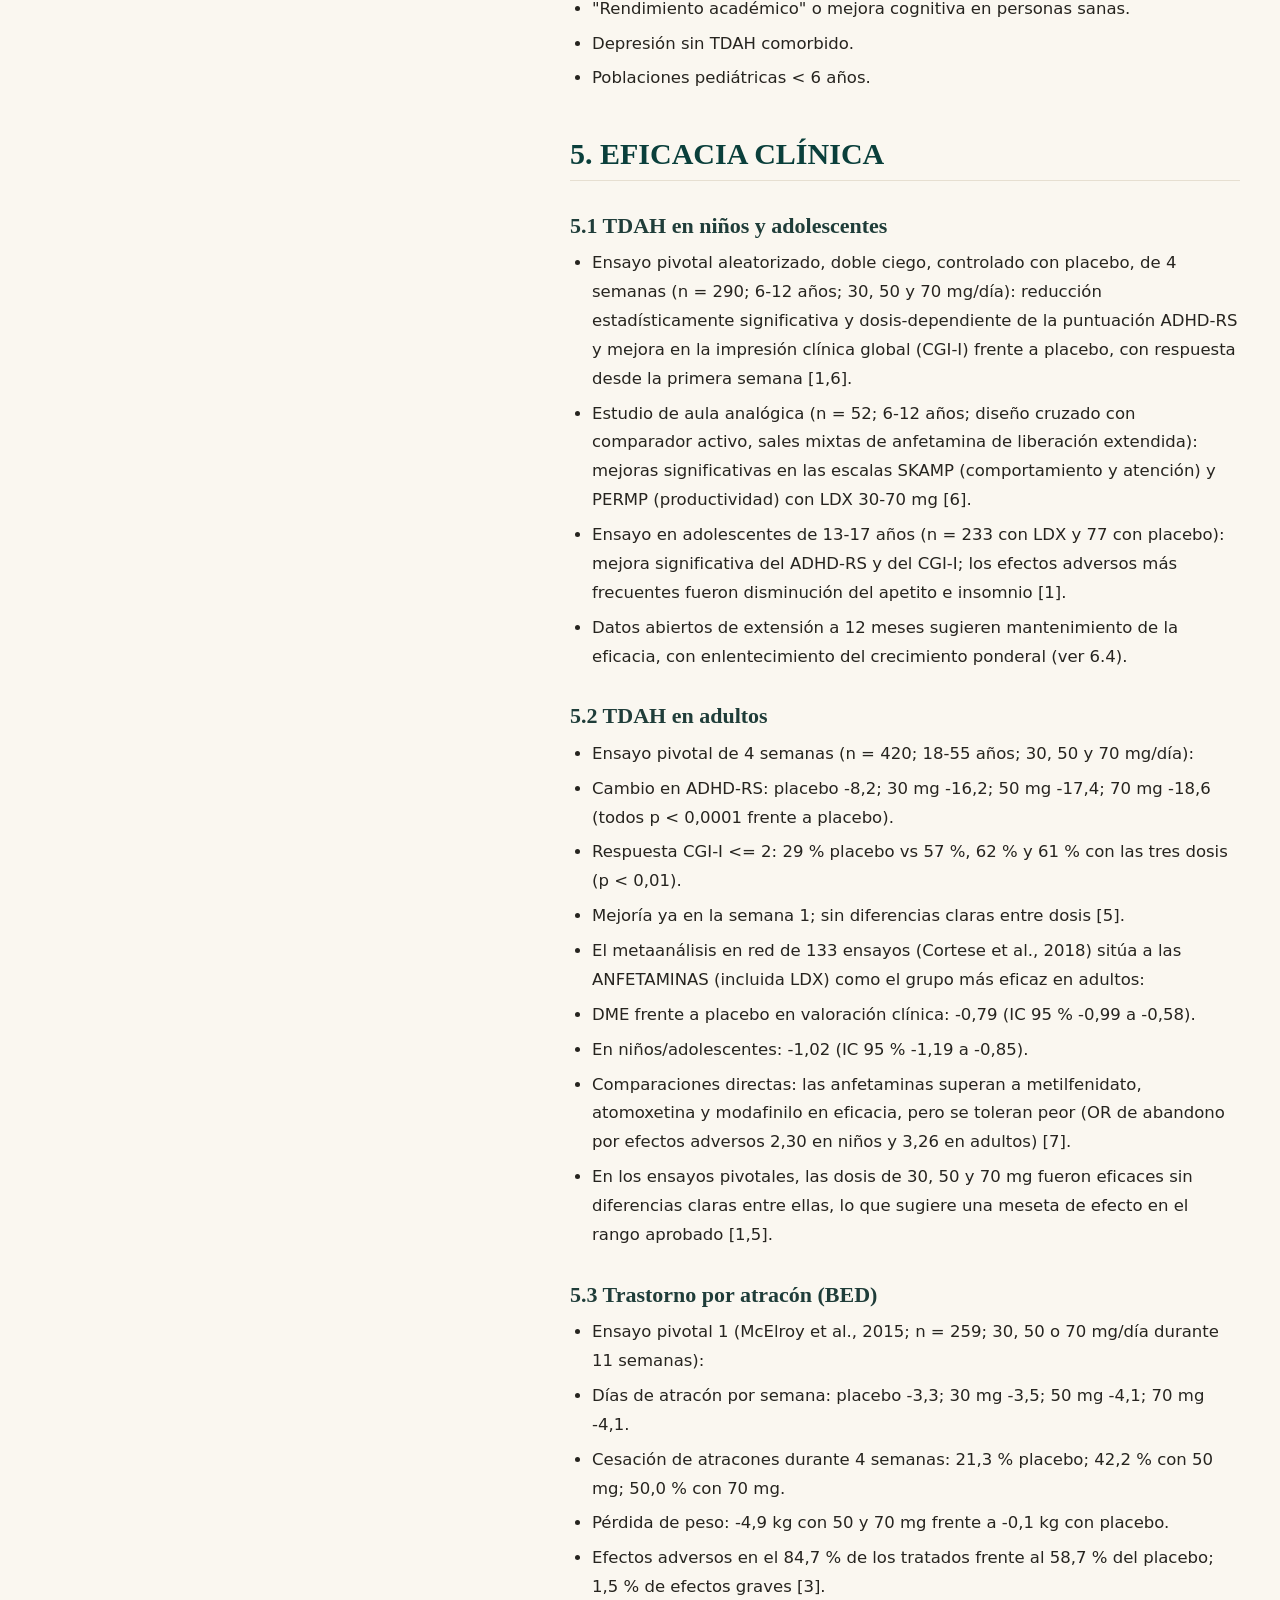
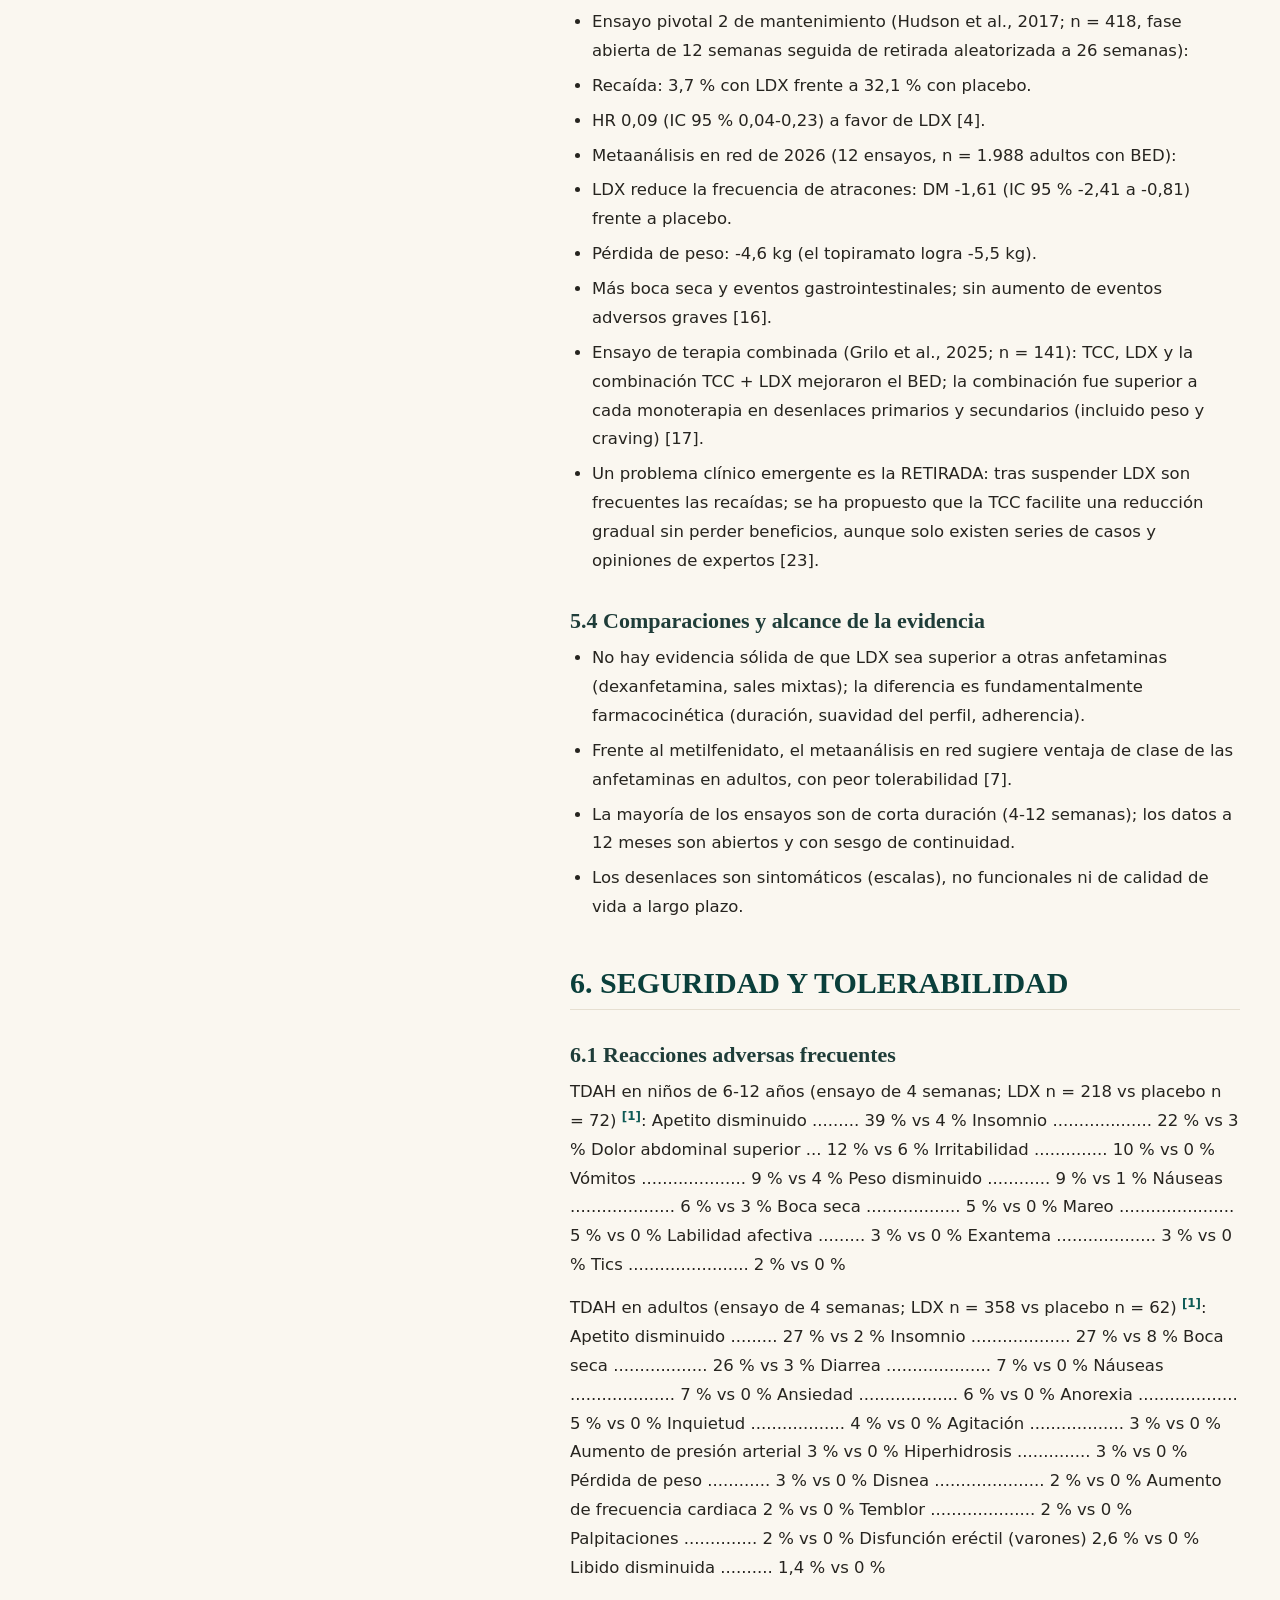
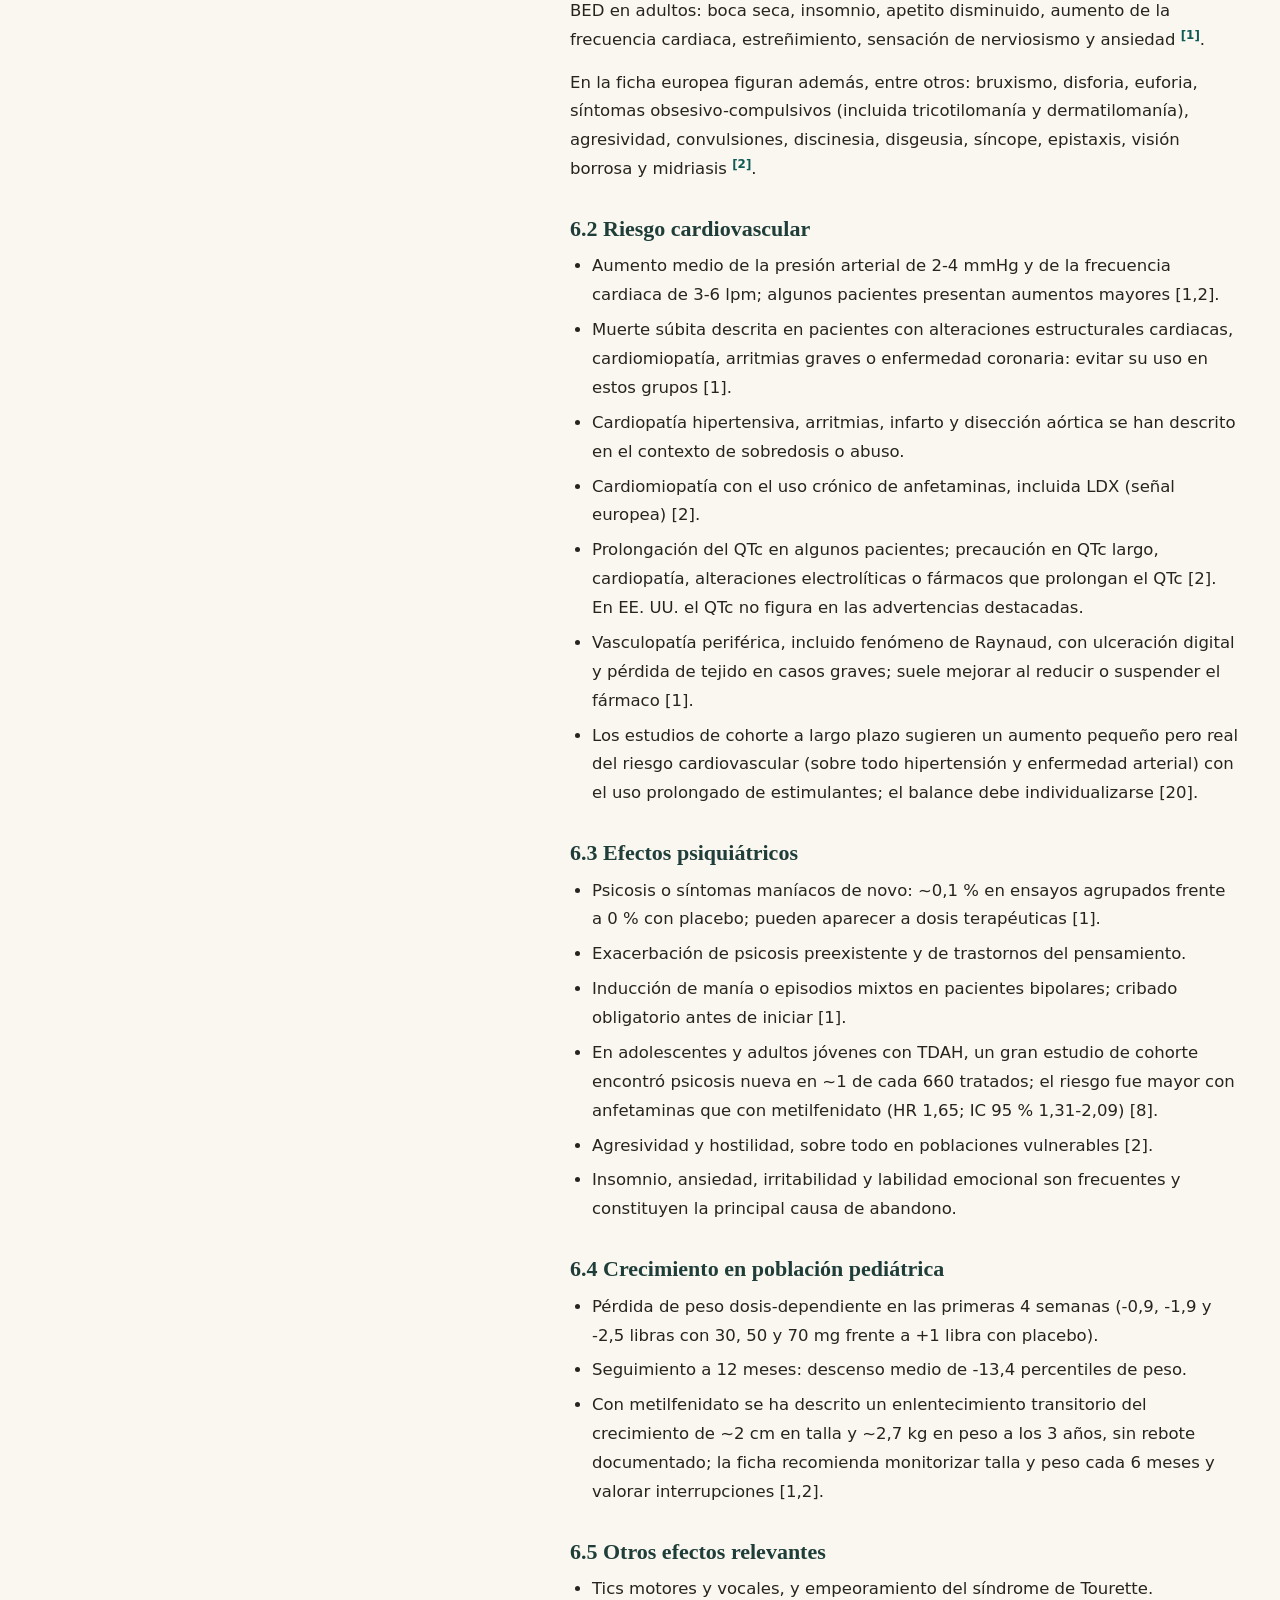
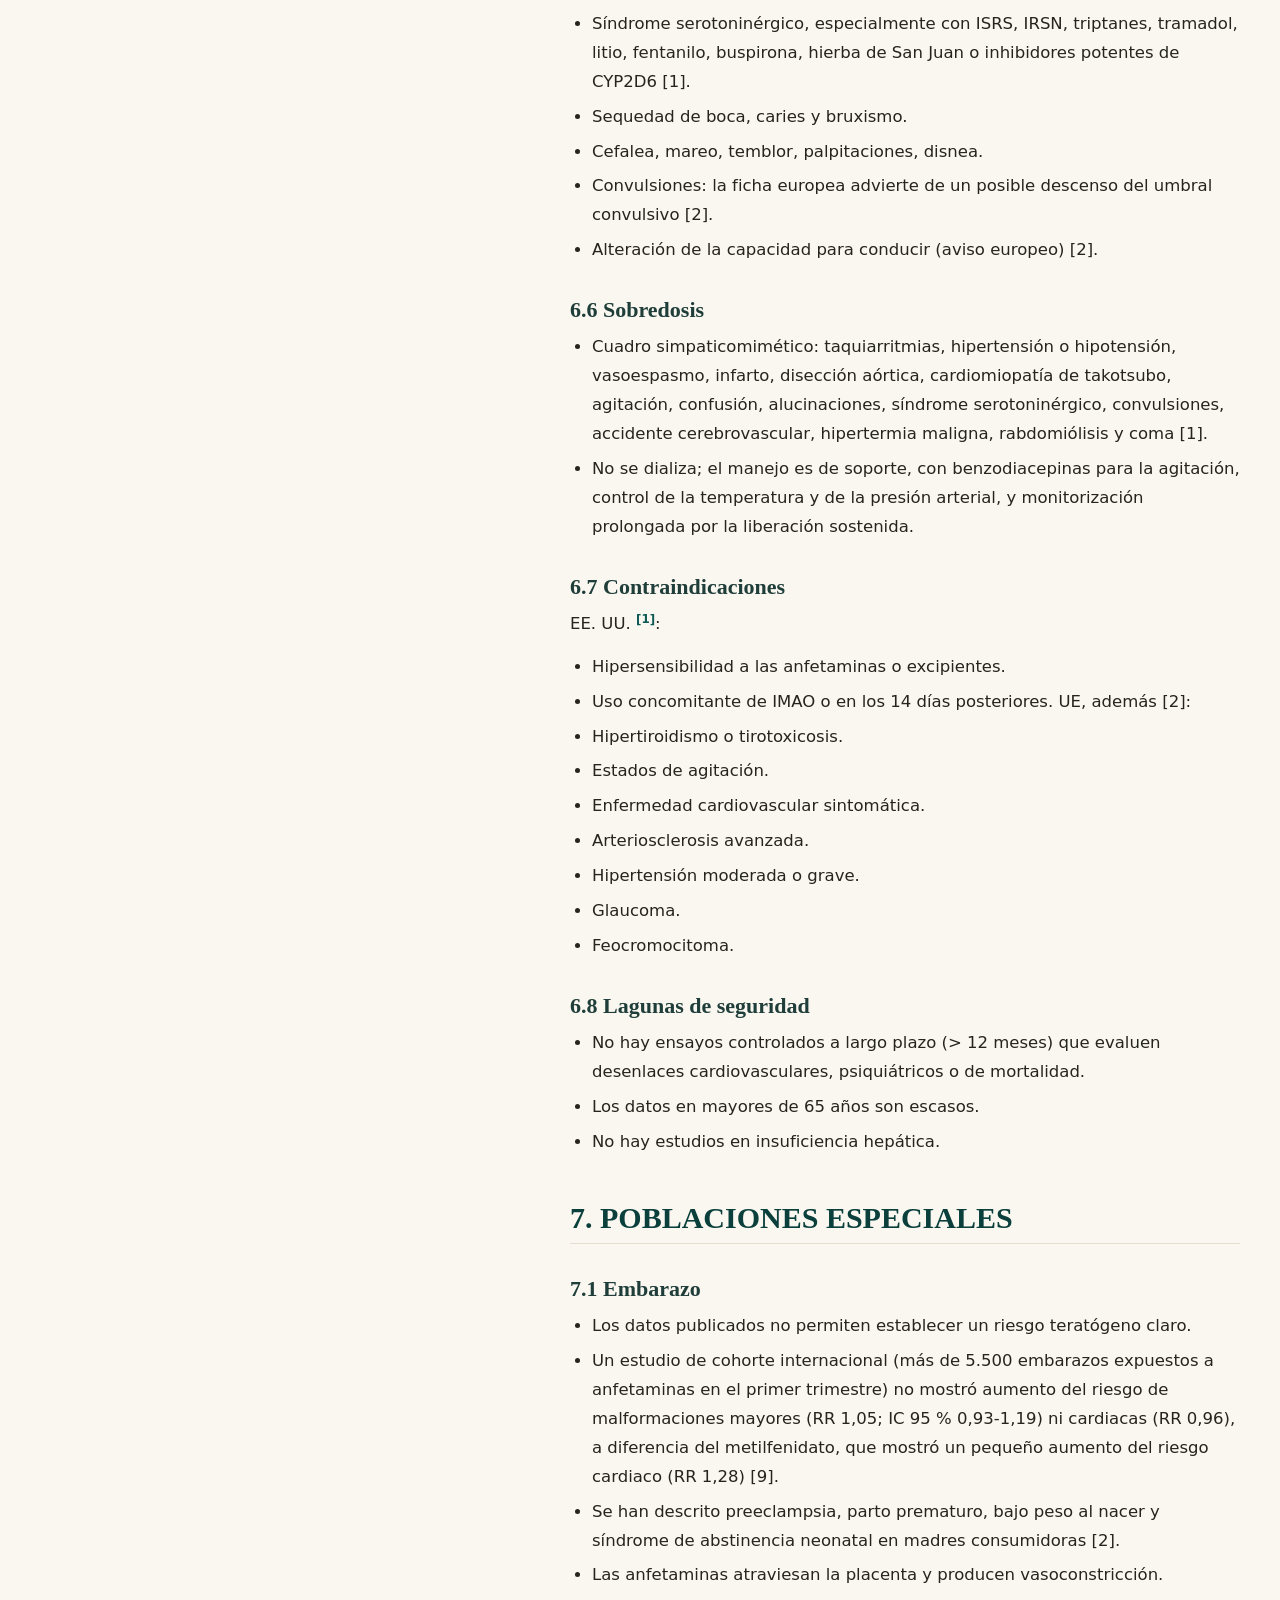
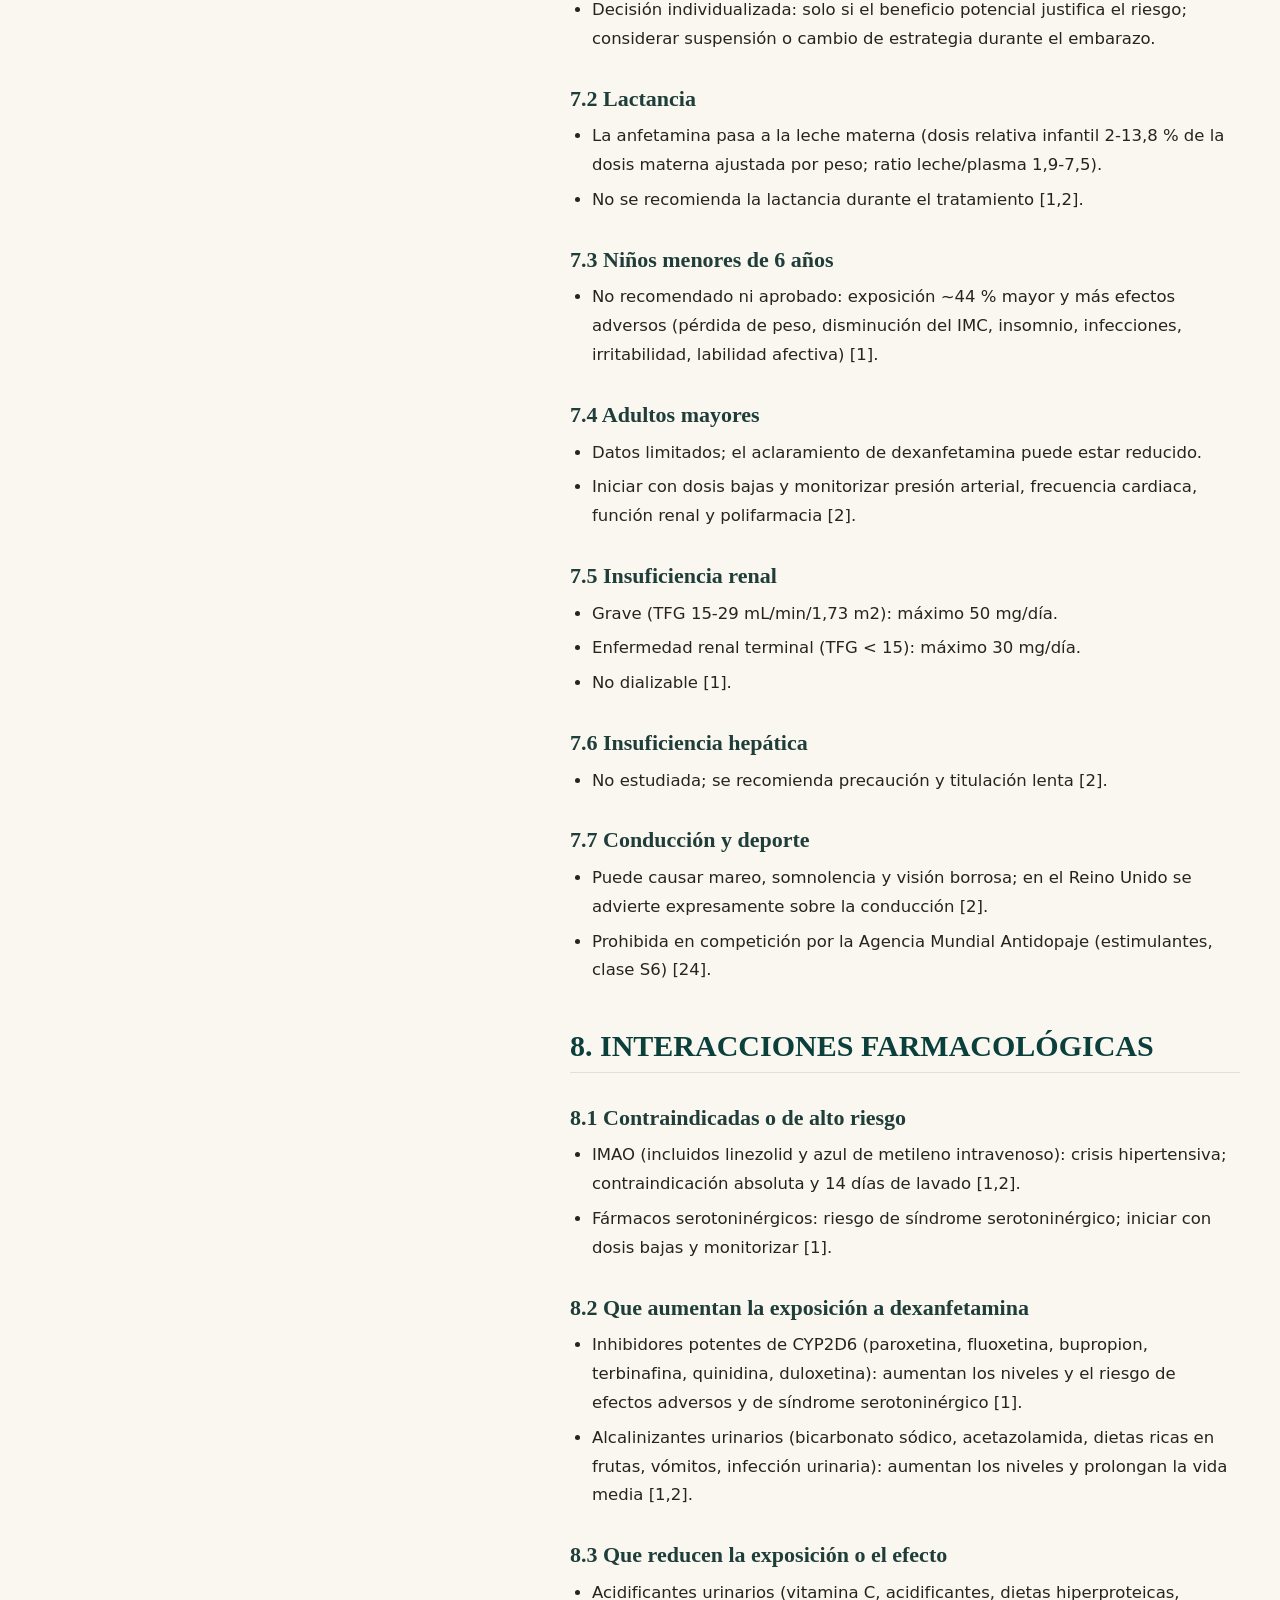
<file: articulos/lisdexanfetamina.html>
<!doctype html>
<html lang="es">
<head>
<meta charset="utf-8">
<meta name="viewport" content="width=device-width, initial-scale=1">
<title>Lisdexanfetamina · WikiSeek</title>
<meta name="description" content="Profármaco de dexanfetamina: química, farmacología, eficacia en TDAH y trastorno por atracones, seguridad, abuso y situación regulatoria en el Perú.">
<link rel="icon" href="data:image/svg+xml,%3Csvg xmlns='http://www.w3.org/2000/svg' viewBox='0 0 64 64'%3E%3Crect width='64' height='64' rx='14' fill='%230e5a55'/%3E%3Cpath d='M14 20h16c4 0 6 2 6 6v22c0-4-2-6-6-6H14z' fill='%23faf7f0'/%3E%3Cpath d='M50 20H34c-4 0-6 2-6 6v22c0-4 2-6 6-6h16z' fill='%23e8d9b8'/%3E%3C/svg%3E">
<link rel="stylesheet" href="../assets/style.css">
</head>
<body data-page="lisdexanfetamina">
<a class="skip" href="#contenido">Saltar al contenido</a>
<div class="layout">
  <aside class="sidebar" id="sidebar">
    <a class="brand" href="../index.html">
      <span class="brand-mark" aria-hidden="true">
        <svg viewBox="0 0 64 64" width="34" height="34"><rect width="64" height="64" rx="14" fill="#0e5a55"/><path d="M14 20h16c4 0 6 2 6 6v22c0-4-2-6-6-6H14z" fill="#faf7f0"/><path d="M50 20H34c-4 0-6 2-6 6v22c0-4 2-6 6-6h16z" fill="#e8d9b8"/></svg>
      </span>
      <span><strong>WikiSeek</strong><small>Biblioteca personal</small></span>
    </a>
    <nav class="nav" aria-label="Navegación principal">
<p class="nav-label">Biblioteca</p><ul>
<li><a href="../index.html">Inicio</a></li>
</ul>
<p class="nav-label">Fármacos</p><ul>
<li><a class="active" href="../articulos/lisdexanfetamina.html">Lisdexanfetamina</a></li>
</ul>
<p class="nav-label">Nootrópicos</p><ul>
<li><a href="../articulos/nootropicos.html">Nootrópicos</a></li>
</ul>
<p class="nav-label">Temas</p><ul>
<li><a href="../articulos/adicciones.html">Estimulantes y adicciones</a></li>
<li><a href="../articulos/seguridad.html">Seguridad y regulación</a></li>
</ul>
<p class="nav-label">Referencia</p><ul>
<li><a href="../articulos/bitacora.html">Bitácora</a></li>
<li><a href="../articulos/notas.html">Notas</a></li>
<li><a href="../articulos/glosario.html">Glosario</a></li>
<li><a href="../articulos/referencias.html">Referencias</a></li>
</ul>
</nav>
<p class="nav-label">Documentos</p><ul class="docs">
<li><a href="../documentos/lisdexanfetamina.txt">Informe LDX (.txt)</a></li>
<li><a href="../documentos/nootropicos.pdf">Informe nootrópicos (.pdf)</a></li>
<li><a href="../documentos/nootropicos.docx">Informe nootrópicos (.docx)</a></li>
</ul>
    <p class="side-foot">Actualizado el 12 de noviembre de 2026.<br>Contenido académico.</p>
  </aside>
  <div class="main">
    <header class="topbar">
      <button class="menu-btn" id="menuBtn" aria-label="Abrir menú" aria-expanded="false">☰</button>
      <form class="search" role="search" action="../index.html" method="get">
        <svg viewBox="0 0 24 24" width="17" height="17" aria-hidden="true"><circle cx="11" cy="11" r="7" fill="none" stroke="currentColor" stroke-width="2"/><path d="M16.5 16.5 21 21" stroke="currentColor" stroke-width="2" stroke-linecap="round"/></svg>
        <input id="qTop" name="q" type="search" placeholder="Buscar en la biblioteca…" autocomplete="off" aria-label="Buscar">
        <kbd>Ctrl K</kbd>
      </form>
      <a class="toplink" href="../index.html">Inicio</a>
    </header>
    <main id="contenido" class="content">
      
<article class="article">
  <header class="art-head">
    <p class="kicker">Fármacos · Informe</p>
    <h1>Lisdexanfetamina</h1>
    <p class="lede">Profármaco de dexanfetamina: química, farmacología, eficacia en TDAH y trastorno por atracones, seguridad, abuso y situación regulatoria en el Perú.</p>
    <p class="art-meta">Informe original del 10 de noviembre de 2026 · 7.795 palabras · 39 min de lectura</p>
  </header>
  <div class="art-grid">
    <aside class="toc"><p class="toc-title">En esta página</p><ol>
<li class="lvl-2"><a href="#0-resumen-ejecutivo-lo-esencial-en-15-puntos">0. RESUMEN EJECUTIVO (LO ESENCIAL EN 15 PUNTOS)</a></li>
<li class="lvl-2"><a href="#1-identidad-quimica-formulaciones-y-nombres-comerciales">1. IDENTIDAD QUÍMICA, FORMULACIONES Y NOMBRES COMERCIALES</a></li>
<li class="lvl-2"><a href="#2-origen-y-racional-del-diseno-como-profarmaco">2. ORIGEN Y RACIONAL DEL DISEÑO COMO PROFÁRMACO</a></li>
<li class="lvl-2"><a href="#3-farmacologia">3. FARMACOLOGÍA</a></li>
<li class="lvl-2"><a href="#4-indicaciones-aprobadas-y-usos-fuera-de-indicacion">4. INDICACIONES APROBADAS Y USOS FUERA DE INDICACIÓN</a></li>
<li class="lvl-2"><a href="#5-eficacia-clinica">5. EFICACIA CLÍNICA</a></li>
<li class="lvl-2"><a href="#6-seguridad-y-tolerabilidad">6. SEGURIDAD Y TOLERABILIDAD</a></li>
<li class="lvl-2"><a href="#7-poblaciones-especiales">7. POBLACIONES ESPECIALES</a></li>
<li class="lvl-2"><a href="#8-interacciones-farmacologicas">8. INTERACCIONES FARMACOLÓGICAS</a></li>
<li class="lvl-2"><a href="#9-abuso-dependencia-y-potencial-de-abuso">9. ABUSO, DEPENDENCIA Y POTENCIAL DE ABUSO</a></li>
<li class="lvl-2"><a href="#10-regulacion-disponibilidad-y-situacion-en-el-peru">10. REGULACIÓN, DISPONIBILIDAD Y SITUACIÓN EN EL PERÚ</a></li>
<li class="lvl-2"><a href="#11-se-podria-usar-en-adicciones-analisis-de-la-evidencia">11. ¿SE PODRÍA USAR EN ADICCIONES? ANÁLISIS DE LA EVIDENCIA</a></li>
<li class="lvl-2"><a href="#12-es-un-nootropico-analisis-critico">12. ¿ES UN NOOTRÓPICO? ANÁLISIS CRÍTICO</a></li>
<li class="lvl-2"><a href="#13-comparacion-con-otros-farmacos-para-tdah">13. COMPARACIÓN CON OTROS FÁRMACOS PARA TDAH</a></li>
<li class="lvl-2"><a href="#14-monitorizacion-practica-lista-de-verificacion">14. MONITORIZACIÓN PRÁCTICA (LISTA DE VERIFICACIÓN)</a></li>
<li class="lvl-2"><a href="#15-preguntas-abiertas-y-lineas-de-investigacion">15. PREGUNTAS ABIERTAS Y LÍNEAS DE INVESTIGACIÓN</a></li>
<li class="lvl-2"><a href="#16-conclusiones">16. CONCLUSIONES</a></li>
<li class="lvl-2"><a href="#17-referencias">17. REFERENCIAS</a></li>
<li class="lvl-2"><a href="#nota-metodologica">NOTA METODOLÓGICA</a></li>
</ol></aside>
    <div class="prose" id="prose">
<h2 id="0-resumen-ejecutivo-lo-esencial-en-15-puntos">0. RESUMEN EJECUTIVO (LO ESENCIAL EN 15 PUNTOS)</h2>
<ol><li>La lisdexanfetamina (LDX) NO es una anfetamina distinta: es un PROFÁRMACO inactivo que, tras la ingestión oral, se hidroliza en los eritrocitos y libera DEXANFETAMINA (dextroanfetamina) más L-lisina. Todo su efecto farmacológico se debe a la dexanfetamina [1,2].</li><li>Su diseño como profármaco busca: (a) reducir el potencial de abuso por vías no orales, (b) prolongar la duración de acción y (c) amortiguar el pico de concentración plasmática. Lo consigue en parte, pero NO elimina el riesgo de abuso ni la dependencia [1,14,15].</li><li>Está aprobada en EE. UU. para: TDAH en adultos y niños ≥ 6 años, y TRASTORNO POR ATRACÓN (BED) moderado-grave en adultos. En la Unión Europea la única indicación autorizada es el TDAH (niños ≥ 6 años solo si la respuesta a metilfenidato es insuficiente; adultos con síntomas de inicio en la infancia) [1,2].</li><li>Dosis: inicio 30 mg/día por la mañana; incrementos de 10-20 mg semanales; máximo 70 mg/día. En BED, titulación de 20 mg hasta 50-70 mg/día. Ajuste renal: máximo 50 mg/día en insuficiencia renal grave y 30 mg/día en enfermedad renal terminal [1].</li><li>Farmacocinética: Tmax de dexanfetamina ~3,5-4 h; vida media de LDX &lt; 1 h y de dexanfetamina ~10-11 h en adultos; cinética lineal entre 30-70 mg (niños) y 50-250 mg (adultos); la comida retrasa el Tmax ~1 h sin cambiar la exposición total; no se dializa [1].</li><li>Eficacia en TDAH: amplia y consistente. En el metaanálisis en red de Cortese et al., las anfetaminas (incluida LDX) fueron el grupo más eficaz en adultos (DME -0,79) y en niños/adolescentes (DME -1,02, valoración clínica) [7]. En el ensayo pivotal en adultos, el ADHD-RS mejoró -16,2 a -18,6 puntos frente a -8,2 con placebo [5].</li><li>Eficacia en BED: dos ensayos pivotales y un ensayo de mantenimiento demuestran reducción de días de atracón, mayor tasa de cesación y menor recaída (3,7 % vs 32,1 %; HR 0,09) [3,4]. Un metaanálisis en red de 2026 confirma eficacia (DM -1,61 episodios) y pérdida de peso (-4,6 kg) [16].</li><li>Seguridad: efectos adversos frecuentes (anorexia, insomnio, boca seca, cefalea, pérdida de peso, ansiedad, irritabilidad, náuseas). Aumento medio de presión arterial de 2-4 mmHg y de frecuencia cardiaca de 3-6 lpm [1,2].</li><li>Riesgos graves: psicosis/manía de novo (~0,1 % en ensayos), exacerbación de psicosis preexistente, síntomas maníacos en bipolaridad, cardiopatía estructural (muerte súbita), vasculopatía periférica/Raynaud, síndrome serotoninérgico, tics, supresión del crecimiento en niños, prolongación del QTc (señal europea) y cardiomiopatía con uso crónico [1,2].</li><li>Embarazo: los datos observacionales NO muestran un aumento claro de malformaciones con anfetaminas (RR 1,05), a diferencia del metilfenidato; se han descrito preeclampsia, parto prematuro y bajo peso, y síndrome de abstinencia neonatal. Lactancia: no recomendada [1,2,9].</li><li>Abuso: sustancia controlada (Anexo II en EE. UU.). El profármaco reduce pero no anula el "drug liking"; a dosis altas (100-150 mg) el perfil subjetivo se aproxima al de la dexanfetamina. Revisiones recientes discrepan: unas concluyen menor potencial de abuso que la dexanfetamina inmediata; otra concluye potencial comparable por vía oral [1,14,15].</li><li>ADICCIONES: la evidencia es PROMETEDORA PERO NO CONCLUYENTE.</li></ol>
<ul><li>Cocaína: el ensayo piloto con LDX 70 mg no redujo el consumo (aunque redujo el craving); el metaanálisis Cochrane muestra señales débiles (RR 1,36 para abstinencia sostenida, calidad muy baja) [12,13].</li><li>Metanfetamina: ensayo aleatorizado australiano de 2025 con dosis altas (hasta 250 mg/día) mostró reducción de días de consumo durante el mantenimiento (8,8 días), pero no en el criterio primario a la semana 13 [11].</li><li>No existe aprobación regulatoria para ningún trastorno por consumo de estimulantes; su uso es off-label y experimental.</li></ul>
<ol start="13"><li>NOOTRÓPICO: NO. No cumple los criterios clásicos de nootrópico (mejora mnésica global, neuroprotección, baja toxicidad). En voluntarios sanos produce mejoras pequeñas y dependientes de la tarea (vigilancia, velocidad de procesamiento), junto con efectos apetitivos/motivacionales; no mejora la inteligencia ni el aprendizaje complejo y conlleva riesgos cardiovasculares, psiquiátricos y de dependencia [10].</li><li>Comparado con otros estimulantes: perfil más prolongado y suave que la dexanfetamina de liberación inmediata; en adultos las anfetaminas superan al metilfenidato en eficacia (metaanálisis), a costa de peor tolerabilidad [7].</li><li>En el PERÚ no está registrada: la alerta DIGEMID N.o 102-2026 (31/08/2026) advierte de la comercialización ilegal por internet de VYVANSE sin registro sanitario [19]. En Latinoamérica se comercializa como Venvanse (Brasil) y Vyvanse en varios países; la disponibilidad es heterogénea.</li></ol>
<h2 id="1-identidad-quimica-formulaciones-y-nombres-comerciales">1. IDENTIDAD QUÍMICA, FORMULACIONES Y NOMBRES COMERCIALES</h2>
<h3 id="1-1-definicion-quimica">1.1 Definición química</h3>
<p>La lisdexanfetamina dimesilato es una amida formada por DEXANFETAMINA (dextroanfetamina) unida covalentemente al aminoácido L-LISINA. La denominación química oficial es: (2S)-2,6-diamino-N-[(1S)-1-metil-2-feniletil]hexanamida dimetanosulfonato (bis-mesilato) <a class="cite" href="#ref-1">[1]</a>.</p>
<p>Fórmula molecular: C15H25N3O . 2 CH4O3S Peso molecular: 455,60 Aspecto: polvo blanco a blanquecino; solubilidad en agua 792 mg/mL <a class="cite" href="#ref-1">[1]</a>.</p>
<h3 id="1-2-contenido-y-equivalencias-dato-clinico-clave">1.2 Contenido y equivalencias (dato clínico clave)</h3>
<p>30 mg de LDX dimesilato equivalen a:</p>
<ul><li>17,3 mg de lisdexanfetamina (base), y</li><li>8,9 mg de DEXANFETAMINA (base) [1,2]. Por tanto, 70 mg de LDX liberan aproximadamente 20,8 mg de dexanfetamina base, es decir, unos 28-30 mg de sulfato de dexanfetamina. Esta es la base de la equivalencia aproximada "70 mg de LDX ~ 30 mg de dexanfetamina" utilizada en los ensayos de sustitución en adicciones [12].</li></ul>
<p>IMPORTANTE: la dosis de LDX NO es intercambiable miligramo a miligramo con la dexanfetamina ni con el metilfenidato; la equivalencia es aproximada y orientativa.</p>
<h3 id="1-3-formulaciones">1.3 Formulaciones</h3>
<ul><li>Cápsulas: 10, 20, 30, 40, 50, 60 y 70 mg (EE. UU.); en la UE 20-70 mg.</li><li>Comprimidos masticables: 10, 20, 30, 40, 50 y 60 mg (EE. UU.). Las cápsulas y los comprimidos masticables son intercambiables mg por mg (30 mg de cápsula = 30 mg de comprimido) [1].</li></ul>
<h3 id="1-4-nombres-comerciales">1.4 Nombres comerciales</h3>
<ul><li>VYVANSE (EE. UU., Canadá, México, Chile y otros países de la región).</li><li>ELVANSE (Unión Europea y Reino Unido).</li><li>VENVANSE (Brasil).</li><li>Tyvense (Irlanda) y otras marcas locales.</li><li>Genéricos de lisdexanfetamina disponibles en EE. UU. desde 2023.</li></ul>
<h3 id="1-5-clasificacion">1.5 Clasificación</h3>
<p>Estimulante del sistema nervioso central (SNC), grupo de las anfetaminas, código ATC N06BA12. Sustancia controlada: Anexo II (Schedule II) en EE. UU. y fiscalizada en la mayoría de los países <a class="cite" href="#ref-1">[1,2]</a>.</p>
<h2 id="2-origen-y-racional-del-diseno-como-profarmaco">2. ORIGEN Y RACIONAL DEL DISEÑO COMO PROFÁRMACO</h2>
<h3 id="2-1-contexto-historico">2.1 Contexto histórico</h3>
<p>La LDX fue desarrollada por New River Pharmaceuticals y licenciada a Shire (hoy Takeda). La FDA la aprobó en 2007 para el TDAH y en 2015 para el trastorno por atracón, convirtiéndose en el primer fármaco aprobado por la FDA para el BED <a class="cite" href="#ref-1">[1,3]</a>.</p>
<h3 id="2-2-por-que-un-profarmaco">2.2 Por qué un profármaco</h3>
<p>La dexanfetamina de liberación inmediata presenta:</p>
<ul><li>pico plasmático rápido y pronunciado,</li><li>duración de acción relativamente corta (necesidad de varias tomas),</li><li>potencial de abuso elevado por vías pulmonar e intravenosa,</li><li>variabilidad entre formulaciones. El conjugado con lisina aporta:</li><li>hidrólisis enzimática lenta y saturable en el eritrocito, lo que genera una liberación gradual de dexanfetamina ("liberación prolongada endógena"),</li><li>menor pico plasmático y menor "subidón" subjetivo,</li><li>una única toma diaria,</li><li>menor utilidad para el abuso por esnifado o inyección, porque la hidrólisis requiere el ambiente del eritrocito [1,14].</li></ul>
<h3 id="2-3-limites-del-diseno">2.3 Límites del diseño</h3>
<p>El profármaco no es una "anfetamina segura": la dexanfetamina liberada es farmacológicamente idéntica a la de cualquier anfetamina. La hidrólisis es rápida una vez absorbida (vida media de LDX &lt; 1 h), de modo que la diferencia con la dexanfetamina oral es sobre todo de PERFIL TEMPORAL, no de mecanismo. Estudios recientes demuestran que la farmacocinética oral de la LDX equivale prácticamente a la de una dosis equimolar de dexanfetamina administrada 1 h después, y que el "drug liking" oral puede ser comparable <a class="cite" href="#ref-15">[15]</a>.</p>
<h2 id="3-farmacologia">3. FARMACOLOGÍA</h2>
<h3 id="3-1-mecanismo-de-accion">3.1 Mecanismo de acción</h3>
<p>La LDX parental es farmacológicamente INACTIVA: no se une in vitro a los sitios de recaptación de noradrenalina ni de dopamina <a class="cite" href="#ref-1">[1]</a>. Una vez hidrolizada, la dexanfetamina actúa como: a) SUSTRATO de los transportadores de dopamina (DAT) y noradrenalina (NET): entra en la neurona y provoca el transporte inverso, con lo que aumenta la liberación de dopamina y noradrenalina al espacio extraneuronal (mecanismo principal). b) Liberador vesicular: interactúa con VMAT2 y desplaza monoaminas de las vesículas sinápticas. c) Agonista del receptor asociado a trazas aminas 1 (TAAR1), que modula la actividad de DAT y la excitabilidad neuronal. d) Inhibidor débil de la MAO y, a dosis altas, con cierta acción serotoninérgica (relevante para el síndrome serotoninérgico). El efecto neto es un aumento de la neurotransmisión dopaminérgica y noradrenérgica en el estriado, la corteza prefrontal y el sistema límbico <a class="cite" href="#ref-1">[1,21]</a>.</p>
<p>El mecanismo terapéutico exacto en TDAH y en BED no se conoce por completo; la ficha técnica lo declara explícitamente <a class="cite" href="#ref-1">[1]</a>.</p>
<h3 id="3-2-farmacocinetica-resumen-operativo">3.2 Farmacocinética (resumen operativo)</h3>
<pre class="ascii">  Parámetro                          Valor / observación
  ---------------------------------  -------------------------------------------
  Vía                                Oral
  Absorción                          Rápida; Tmax de LDX ~1 h
  Tmax de dexanfetamina              ~3,5 h (cápsula, ayunas); ~4,4 h
                                     (masticable); +1 h con comida
  Biodisponibilidad relativa         Comida y zumo de naranja no alteran
                                     AUC ni Cmax; solo retrasan Tmax
  Conversión                         Hidrólisis en eritrocitos (no CYP450);
                                     capacidad alta incluso con hematocrito
                                     bajo; no metabolismo hepático relevante
  Vida media (t1/2)                  LDX &lt; 1 h; dexanfetamina 10-11,3 h en
                                     adultos y 8,6-9,5 h en niños de 6-12 años
  Linealidad                         30-70 mg (niños), 50-250 mg (adultos);
                                     sin acumulación en estado estacionario
  Variabilidad                       Interindividual &lt; 25 %; intraindividual
                                     &lt; 8 %
  Metabolismo de la dexanfetamina    Hepático, con participación de CYP2D6
                                     (hidroxilación aromática) y conjugación
  Excreción                          Renal (&gt; 96 % en orina en 120 h: 42 %
                                     anfetamina, 25 % ácido hipúrico, 2 % LDX
                                     intacta; 0,3 % heces); dependiente del pH
  Diálisis                           No dializable
  ---------------------------------  -------------------------------------------</pre>
<p>Implicaciones prácticas:</p>
<ul><li>La comida no reduce la exposición: puede administrarse con o sin alimentos.</li><li>La alcalinización urinaria (bicarbonato, dietas ricas en frutas, vómitos, infección urinaria) prolonga la vida media y aumenta los niveles; la acidificación (vitamina C, dietas hiperproteicas, tiazidas) los reduce.</li><li>Los inhibidores potentes de CYP2D6 (p. ej., paroxetina, fluoxetina, bupropion, terbinafina, quinidina) aumentan la exposición a dexanfetamina.</li><li>En insuficiencia renal grave el aclaramiento disminuye: límite de dosis.</li><li>No hay estudios en insuficiencia hepática [1,2].</li></ul>
<h3 id="3-3-farmacodinamia">3.3 Farmacodinamia</h3>
<ul><li>Aumento medio de la presión arterial de 2-4 mmHg y de la frecuencia cardiaca de 3-6 lpm; algunos pacientes presentan incrementos mayores [1,2].</li><li>Prolongación del intervalo QTc descrita en la ficha europea, con precaución en pacientes con QTc largo, cardiopatía o alteraciones electrolíticas [2].</li><li>Tolerancia a algunos efectos subjetivos y cardiovasculares con el uso crónico; tolerancia incompleta a los efectos terapéuticos.</li><li>Efectos subjetivos (euforia, "liking") dependientes de la dosis y de la velocidad de ascenso plasmático: menores con LDX oral que con dexanfetamina intravenosa o esnifada [1].</li></ul>
<h2 id="4-indicaciones-aprobadas-y-usos-fuera-de-indicacion">4. INDICACIONES APROBADAS Y USOS FUERA DE INDICACIÓN</h2>
<h3 id="4-1-indicaciones-aprobadas-en-ee-uu-fda-ficha-de-abril-de-2026-1">4.1 Indicaciones aprobadas en EE. UU. (FDA, ficha de abril de 2026) [1]</h3>
<p>a) TDAH en adultos y en pacientes pediátricos de 6 años o más. b) TRASTORNO POR ATRACÓN (BED) moderado a grave en adultos. Limitaciones de uso explícitas:</p>
<ul><li>No recomendado en menores de 6 años: presentan una exposición a dexanfetamina ~44 % mayor que los niños de 6-11 años con la misma dosis y más efectos adversos (pérdida de peso, insomnio, irritabilidad).</li><li>No está indicado para pérdida de peso ni para obesidad.</li></ul>
<h3 id="4-2-indicaciones-aprobadas-en-la-union-europea-smpc-de-octubre-de-2026-2">4.2 Indicaciones aprobadas en la Unión Europea (SmPC de octubre de 2026) [2]</h3>
<p>SOLO TDAH: a) Niños de 6 años o más, como parte de un programa integral de tratamiento, cuando la respuesta al metilfenidato se considera clínicamente insuficiente. b) Adultos con síntomas de TDAH presentes ya en la infancia, con al menos afectación funcional moderada en dos o más ámbitos. Diferencias prácticas con EE. UU.:</p>
<ul><li>En la UE NO está aprobado para el BED (uso off-label si se indica).</li><li>En niños, la UE exige fracaso previo o respuesta insuficiente a metilfenidato; EE. UU. no impone esa secuencia.</li><li>La prescripción debe estar supervisada por un especialista.</li></ul>
<h3 id="4-3-indicaciones-no-aprobadas-off-label-con-algun-grado-de-evidencia">4.3 Indicaciones no aprobadas (off-label) con algún grado de evidencia</h3>
<p>a) Depresión bipolar: ensayo piloto aleatorizado (n = 25) con LDX añadida a estabilizador; no hubo diferencia en el criterio primario (MADRS), pero sí mejoras en medidas autoinformadas, somnolencia diurna y perfil lipídico. Evidencia insuficiente; no recomendado fuera de investigación <a class="cite" href="#ref-22">[22]</a>. b) Depresión mayor resistente: se ha propuesto como potenciador, pero no hay ensayos aleatorizados robustos que sostengan la indicación. c) Trastornos por consumo de sustancias: exclusivamente en investigación (ver sección 11). d) BED en países donde no está aprobado: uso off-label con la evidencia de los ensayos pivotales. e) Síntomas cognitivos en esquizofrenia, fatiga en enfermedades médicas, narcolepsia: sin evidencia sólida; no recomendado.</p>
<h3 id="4-4-indicaciones-expresamente-no-recomendadas">4.4 Indicaciones expresamente NO recomendadas</h3>
<ul><li>Pérdida de peso cosmética.</li><li>"Rendimiento académico" o mejora cognitiva en personas sanas.</li><li>Depresión sin TDAH comorbido.</li><li>Poblaciones pediátricas &lt; 6 años.</li></ul>
<h2 id="5-eficacia-clinica">5. EFICACIA CLÍNICA</h2>
<h3 id="5-1-tdah-en-ninos-y-adolescentes">5.1 TDAH en niños y adolescentes</h3>
<ul><li>Ensayo pivotal aleatorizado, doble ciego, controlado con placebo, de 4 semanas (n = 290; 6-12 años; 30, 50 y 70 mg/día): reducción estadísticamente significativa y dosis-dependiente de la puntuación ADHD-RS y mejora en la impresión clínica global (CGI-I) frente a placebo, con respuesta desde la primera semana [1,6].</li><li>Estudio de aula analógica (n = 52; 6-12 años; diseño cruzado con comparador activo, sales mixtas de anfetamina de liberación extendida): mejoras significativas en las escalas SKAMP (comportamiento y atención) y PERMP (productividad) con LDX 30-70 mg [6].</li><li>Ensayo en adolescentes de 13-17 años (n = 233 con LDX y 77 con placebo): mejora significativa del ADHD-RS y del CGI-I; los efectos adversos más frecuentes fueron disminución del apetito e insomnio [1].</li><li>Datos abiertos de extensión a 12 meses sugieren mantenimiento de la eficacia, con enlentecimiento del crecimiento ponderal (ver 6.4).</li></ul>
<h3 id="5-2-tdah-en-adultos">5.2 TDAH en adultos</h3>
<ul><li>Ensayo pivotal de 4 semanas (n = 420; 18-55 años; 30, 50 y 70 mg/día):</li><li>Cambio en ADHD-RS: placebo -8,2; 30 mg -16,2; 50 mg -17,4; 70 mg -18,6 (todos p &lt; 0,0001 frente a placebo).</li><li>Respuesta CGI-I &lt;= 2: 29 % placebo vs 57 %, 62 % y 61 % con las tres dosis (p &lt; 0,01).</li><li>Mejoría ya en la semana 1; sin diferencias claras entre dosis [5].</li><li>El metaanálisis en red de 133 ensayos (Cortese et al., 2018) sitúa a las ANFETAMINAS (incluida LDX) como el grupo más eficaz en adultos:</li><li>DME frente a placebo en valoración clínica: -0,79 (IC 95 % -0,99 a -0,58).</li><li>En niños/adolescentes: -1,02 (IC 95 % -1,19 a -0,85).</li><li>Comparaciones directas: las anfetaminas superan a metilfenidato, atomoxetina y modafinilo en eficacia, pero se toleran peor (OR de abandono por efectos adversos 2,30 en niños y 3,26 en adultos) [7].</li><li>En los ensayos pivotales, las dosis de 30, 50 y 70 mg fueron eficaces sin diferencias claras entre ellas, lo que sugiere una meseta de efecto en el rango aprobado [1,5].</li></ul>
<h3 id="5-3-trastorno-por-atracon-bed">5.3 Trastorno por atracón (BED)</h3>
<ul><li>Ensayo pivotal 1 (McElroy et al., 2015; n = 259; 30, 50 o 70 mg/día durante 11 semanas):</li><li>Días de atracón por semana: placebo -3,3; 30 mg -3,5; 50 mg -4,1; 70 mg -4,1.</li><li>Cesación de atracones durante 4 semanas: 21,3 % placebo; 42,2 % con 50 mg; 50,0 % con 70 mg.</li><li>Pérdida de peso: -4,9 kg con 50 y 70 mg frente a -0,1 kg con placebo.</li><li>Efectos adversos en el 84,7 % de los tratados frente al 58,7 % del placebo; 1,5 % de efectos graves [3].</li><li>Ensayo pivotal 2 de mantenimiento (Hudson et al., 2017; n = 418, fase abierta de 12 semanas seguida de retirada aleatorizada a 26 semanas):</li><li>Recaída: 3,7 % con LDX frente a 32,1 % con placebo.</li><li>HR 0,09 (IC 95 % 0,04-0,23) a favor de LDX [4].</li><li>Metaanálisis en red de 2026 (12 ensayos, n = 1.988 adultos con BED):</li><li>LDX reduce la frecuencia de atracones: DM -1,61 (IC 95 % -2,41 a -0,81) frente a placebo.</li><li>Pérdida de peso: -4,6 kg (el topiramato logra -5,5 kg).</li><li>Más boca seca y eventos gastrointestinales; sin aumento de eventos adversos graves [16].</li><li>Ensayo de terapia combinada (Grilo et al., 2025; n = 141): TCC, LDX y la combinación TCC + LDX mejoraron el BED; la combinación fue superior a cada monoterapia en desenlaces primarios y secundarios (incluido peso y craving) [17].</li><li>Un problema clínico emergente es la RETIRADA: tras suspender LDX son frecuentes las recaídas; se ha propuesto que la TCC facilite una reducción gradual sin perder beneficios, aunque solo existen series de casos y opiniones de expertos [23].</li></ul>
<h3 id="5-4-comparaciones-y-alcance-de-la-evidencia">5.4 Comparaciones y alcance de la evidencia</h3>
<ul><li>No hay evidencia sólida de que LDX sea superior a otras anfetaminas (dexanfetamina, sales mixtas); la diferencia es fundamentalmente farmacocinética (duración, suavidad del perfil, adherencia).</li><li>Frente al metilfenidato, el metaanálisis en red sugiere ventaja de clase de las anfetaminas en adultos, con peor tolerabilidad [7].</li><li>La mayoría de los ensayos son de corta duración (4-12 semanas); los datos a 12 meses son abiertos y con sesgo de continuidad.</li><li>Los desenlaces son sintomáticos (escalas), no funcionales ni de calidad de vida a largo plazo.</li></ul>
<h2 id="6-seguridad-y-tolerabilidad">6. SEGURIDAD Y TOLERABILIDAD</h2>
<h3 id="6-1-reacciones-adversas-frecuentes">6.1 Reacciones adversas frecuentes</h3>
<p>TDAH en niños de 6-12 años (ensayo de 4 semanas; LDX n = 218 vs placebo n = 72) <a class="cite" href="#ref-1">[1]</a>: Apetito disminuido ......... 39 % vs 4 % Insomnio ................... 22 % vs 3 % Dolor abdominal superior ... 12 % vs 6 % Irritabilidad .............. 10 % vs 0 % Vómitos .................... 9 % vs 4 % Peso disminuido ............ 9 % vs 1 % Náuseas .................... 6 % vs 3 % Boca seca .................. 5 % vs 0 % Mareo ...................... 5 % vs 0 % Labilidad afectiva ......... 3 % vs 0 % Exantema ................... 3 % vs 0 % Tics ....................... 2 % vs 0 %</p>
<p>TDAH en adultos (ensayo de 4 semanas; LDX n = 358 vs placebo n = 62) <a class="cite" href="#ref-1">[1]</a>: Apetito disminuido ......... 27 % vs 2 % Insomnio ................... 27 % vs 8 % Boca seca .................. 26 % vs 3 % Diarrea .................... 7 % vs 0 % Náuseas .................... 7 % vs 0 % Ansiedad ................... 6 % vs 0 % Anorexia ................... 5 % vs 0 % Inquietud .................. 4 % vs 0 % Agitación .................. 3 % vs 0 % Aumento de presión arterial  3 % vs 0 % Hiperhidrosis .............. 3 % vs 0 % Pérdida de peso ............ 3 % vs 0 % Disnea ..................... 2 % vs 0 % Aumento de frecuencia cardiaca 2 % vs 0 % Temblor .................... 2 % vs 0 % Palpitaciones .............. 2 % vs 0 % Disfunción eréctil (varones) 2,6 % vs 0 % Libido disminuida .......... 1,4 % vs 0 %</p>
<p>BED en adultos: boca seca, insomnio, apetito disminuido, aumento de la frecuencia cardiaca, estreñimiento, sensación de nerviosismo y ansiedad <a class="cite" href="#ref-1">[1]</a>.</p>
<p>En la ficha europea figuran además, entre otros: bruxismo, disforia, euforia, síntomas obsesivo-compulsivos (incluida tricotilomanía y dermatilomanía), agresividad, convulsiones, discinesia, disgeusia, síncope, epistaxis, visión borrosa y midriasis <a class="cite" href="#ref-2">[2]</a>.</p>
<h3 id="6-2-riesgo-cardiovascular">6.2 Riesgo cardiovascular</h3>
<ul><li>Aumento medio de la presión arterial de 2-4 mmHg y de la frecuencia cardiaca de 3-6 lpm; algunos pacientes presentan aumentos mayores [1,2].</li><li>Muerte súbita descrita en pacientes con alteraciones estructurales cardiacas, cardiomiopatía, arritmias graves o enfermedad coronaria: evitar su uso en estos grupos [1].</li><li>Cardiopatía hipertensiva, arritmias, infarto y disección aórtica se han descrito en el contexto de sobredosis o abuso.</li><li>Cardiomiopatía con el uso crónico de anfetaminas, incluida LDX (señal europea) [2].</li><li>Prolongación del QTc en algunos pacientes; precaución en QTc largo, cardiopatía, alteraciones electrolíticas o fármacos que prolongan el QTc [2]. En EE. UU. el QTc no figura en las advertencias destacadas.</li><li>Vasculopatía periférica, incluido fenómeno de Raynaud, con ulceración digital y pérdida de tejido en casos graves; suele mejorar al reducir o suspender el fármaco [1].</li><li>Los estudios de cohorte a largo plazo sugieren un aumento pequeño pero real del riesgo cardiovascular (sobre todo hipertensión y enfermedad arterial) con el uso prolongado de estimulantes; el balance debe individualizarse [20].</li></ul>
<h3 id="6-3-efectos-psiquiatricos">6.3 Efectos psiquiátricos</h3>
<ul><li>Psicosis o síntomas maníacos de novo: ~0,1 % en ensayos agrupados frente a 0 % con placebo; pueden aparecer a dosis terapéuticas [1].</li><li>Exacerbación de psicosis preexistente y de trastornos del pensamiento.</li><li>Inducción de manía o episodios mixtos en pacientes bipolares; cribado obligatorio antes de iniciar [1].</li><li>En adolescentes y adultos jóvenes con TDAH, un gran estudio de cohorte encontró psicosis nueva en ~1 de cada 660 tratados; el riesgo fue mayor con anfetaminas que con metilfenidato (HR 1,65; IC 95 % 1,31-2,09) [8].</li><li>Agresividad y hostilidad, sobre todo en poblaciones vulnerables [2].</li><li>Insomnio, ansiedad, irritabilidad y labilidad emocional son frecuentes y constituyen la principal causa de abandono.</li></ul>
<h3 id="6-4-crecimiento-en-poblacion-pediatrica">6.4 Crecimiento en población pediátrica</h3>
<ul><li>Pérdida de peso dosis-dependiente en las primeras 4 semanas (-0,9, -1,9 y -2,5 libras con 30, 50 y 70 mg frente a +1 libra con placebo).</li><li>Seguimiento a 12 meses: descenso medio de -13,4 percentiles de peso.</li><li>Con metilfenidato se ha descrito un enlentecimiento transitorio del crecimiento de ~2 cm en talla y ~2,7 kg en peso a los 3 años, sin rebote documentado; la ficha recomienda monitorizar talla y peso cada 6 meses y valorar interrupciones [1,2].</li></ul>
<h3 id="6-5-otros-efectos-relevantes">6.5 Otros efectos relevantes</h3>
<ul><li>Tics motores y vocales, y empeoramiento del síndrome de Tourette.</li><li>Síndrome serotoninérgico, especialmente con ISRS, IRSN, triptanes, tramadol, litio, fentanilo, buspirona, hierba de San Juan o inhibidores potentes de CYP2D6 [1].</li><li>Sequedad de boca, caries y bruxismo.</li><li>Cefalea, mareo, temblor, palpitaciones, disnea.</li><li>Convulsiones: la ficha europea advierte de un posible descenso del umbral convulsivo [2].</li><li>Alteración de la capacidad para conducir (aviso europeo) [2].</li></ul>
<h3 id="6-6-sobredosis">6.6 Sobredosis</h3>
<ul><li>Cuadro simpaticomimético: taquiarritmias, hipertensión o hipotensión, vasoespasmo, infarto, disección aórtica, cardiomiopatía de takotsubo, agitación, confusión, alucinaciones, síndrome serotoninérgico, convulsiones, accidente cerebrovascular, hipertermia maligna, rabdomiólisis y coma [1].</li><li>No se dializa; el manejo es de soporte, con benzodiacepinas para la agitación, control de la temperatura y de la presión arterial, y monitorización prolongada por la liberación sostenida.</li></ul>
<h3 id="6-7-contraindicaciones">6.7 Contraindicaciones</h3>
<p>EE. UU. <a class="cite" href="#ref-1">[1]</a>:</p>
<ul><li>Hipersensibilidad a las anfetaminas o excipientes.</li><li>Uso concomitante de IMAO o en los 14 días posteriores. UE, además [2]:</li><li>Hipertiroidismo o tirotoxicosis.</li><li>Estados de agitación.</li><li>Enfermedad cardiovascular sintomática.</li><li>Arteriosclerosis avanzada.</li><li>Hipertensión moderada o grave.</li><li>Glaucoma.</li><li>Feocromocitoma.</li></ul>
<h3 id="6-8-lagunas-de-seguridad">6.8 Lagunas de seguridad</h3>
<ul><li>No hay ensayos controlados a largo plazo (&gt; 12 meses) que evaluen desenlaces cardiovasculares, psiquiátricos o de mortalidad.</li><li>Los datos en mayores de 65 años son escasos.</li><li>No hay estudios en insuficiencia hepática.</li></ul>
<h2 id="7-poblaciones-especiales">7. POBLACIONES ESPECIALES</h2>
<h3 id="7-1-embarazo">7.1 Embarazo</h3>
<ul><li>Los datos publicados no permiten establecer un riesgo teratógeno claro.</li><li>Un estudio de cohorte internacional (más de 5.500 embarazos expuestos a anfetaminas en el primer trimestre) no mostró aumento del riesgo de malformaciones mayores (RR 1,05; IC 95 % 0,93-1,19) ni cardiacas (RR 0,96), a diferencia del metilfenidato, que mostró un pequeño aumento del riesgo cardiaco (RR 1,28) [9].</li><li>Se han descrito preeclampsia, parto prematuro, bajo peso al nacer y síndrome de abstinencia neonatal en madres consumidoras [2].</li><li>Las anfetaminas atraviesan la placenta y producen vasoconstricción.</li><li>Decisión individualizada: solo si el beneficio potencial justifica el riesgo; considerar suspensión o cambio de estrategia durante el embarazo.</li></ul>
<h3 id="7-2-lactancia">7.2 Lactancia</h3>
<ul><li>La anfetamina pasa a la leche materna (dosis relativa infantil 2-13,8 % de la dosis materna ajustada por peso; ratio leche/plasma 1,9-7,5).</li><li>No se recomienda la lactancia durante el tratamiento [1,2].</li></ul>
<h3 id="7-3-ninos-menores-de-6-anos">7.3 Niños menores de 6 años</h3>
<ul><li>No recomendado ni aprobado: exposición ~44 % mayor y más efectos adversos (pérdida de peso, disminución del IMC, insomnio, infecciones, irritabilidad, labilidad afectiva) [1].</li></ul>
<h3 id="7-4-adultos-mayores">7.4 Adultos mayores</h3>
<ul><li>Datos limitados; el aclaramiento de dexanfetamina puede estar reducido.</li><li>Iniciar con dosis bajas y monitorizar presión arterial, frecuencia cardiaca, función renal y polifarmacia [2].</li></ul>
<h3 id="7-5-insuficiencia-renal">7.5 Insuficiencia renal</h3>
<ul><li>Grave (TFG 15-29 mL/min/1,73 m2): máximo 50 mg/día.</li><li>Enfermedad renal terminal (TFG &lt; 15): máximo 30 mg/día.</li><li>No dializable [1].</li></ul>
<h3 id="7-6-insuficiencia-hepatica">7.6 Insuficiencia hepática</h3>
<ul><li>No estudiada; se recomienda precaución y titulación lenta [2].</li></ul>
<h3 id="7-7-conduccion-y-deporte">7.7 Conducción y deporte</h3>
<ul><li>Puede causar mareo, somnolencia y visión borrosa; en el Reino Unido se advierte expresamente sobre la conducción [2].</li><li>Prohibida en competición por la Agencia Mundial Antidopaje (estimulantes, clase S6) [24].</li></ul>
<h2 id="8-interacciones-farmacologicas">8. INTERACCIONES FARMACOLÓGICAS</h2>
<h3 id="8-1-contraindicadas-o-de-alto-riesgo">8.1 Contraindicadas o de alto riesgo</h3>
<ul><li>IMAO (incluidos linezolid y azul de metileno intravenoso): crisis hipertensiva; contraindicación absoluta y 14 días de lavado [1,2].</li><li>Fármacos serotoninérgicos: riesgo de síndrome serotoninérgico; iniciar con dosis bajas y monitorizar [1].</li></ul>
<h3 id="8-2-que-aumentan-la-exposicion-a-dexanfetamina">8.2 Que aumentan la exposición a dexanfetamina</h3>
<ul><li>Inhibidores potentes de CYP2D6 (paroxetina, fluoxetina, bupropion, terbinafina, quinidina, duloxetina): aumentan los niveles y el riesgo de efectos adversos y de síndrome serotoninérgico [1].</li><li>Alcalinizantes urinarios (bicarbonato sódico, acetazolamida, dietas ricas en frutas, vómitos, infección urinaria): aumentan los niveles y prolongan la vida media [1,2].</li></ul>
<h3 id="8-3-que-reducen-la-exposicion-o-el-efecto">8.3 Que reducen la exposición o el efecto</h3>
<ul><li>Acidificantes urinarios (vitamina C, acidificantes, dietas hiperproteicas, tiazidas, acidosis respiratoria): reducen los niveles y la eficacia [1,2].</li><li>Antipsicóticos (clorpromazina, haloperidol) y litio: antagonizan el efecto estimulante [2].</li><li>Antihipertensivos: la anfetamina puede reducir su eficacia [2].</li></ul>
<h3 id="8-4-interacciones-de-magnitud-pequena-pero-documentadas">8.4 Interacciones de magnitud pequeña pero documentadas</h3>
<ul><li>Guanfacina de liberación extendida: aumento del Cmax del 19 % y del AUC del 7 %; sin relevancia clínica esperada [2].</li><li>Venlafaxina de liberación extendida: cambios &lt; 20 % en venlafaxina y su metabolito; sin relevancia clínica esperada [2].</li><li>Antidepresivos tricíclicos: pueden potenciar los efectos cardiovasculares y la concentración cerebral de dexanfetamina; monitorizar [1].</li></ul>
<h3 id="8-5-otras">8.5 Otras</h3>
<ul><li>Analgésicos opioides: la anfetamina potencia el efecto analgésico [2].</li><li>Alcohol: datos limitados; evitar en pacientes con riesgo de hepatotoxicidad o de consumo problemático.</li><li>Ioflupane I-123 (DaTscan): la LDX puede interferir con la visualización del transportador de dopamina y generar falsos positivos; dejar un periodo de lavado adecuado [1].</li><li>Pruebas de laboratorio: las anfetaminas elevan los corticosteroides plasmáticos e interfieren con la determinación urinaria de esteroides [2].</li></ul>
<h2 id="9-abuso-dependencia-y-potencial-de-abuso">9. ABUSO, DEPENDENCIA Y POTENCIAL DE ABUSO</h2>
<h3 id="9-1-marco-regulatorio-y-advertencia-de-recuadro">9.1 Marco regulatorio y advertencia de recuadro</h3>
<ul><li>Sustancia del Anexo II (Schedule II) en EE. UU.: máximo potencial de abuso y dependencia, con utilidad médica reconocida [1].</li><li>La ficha FDA incluye una advertencia de recuadro ("boxed warning") sobre ABUSO, USO INDEBIDO Y ADICCIÓN, con instrucciones de evaluar el riesgo antes de prescribir, educar al paciente y su familia, guardar el fármaco bajo llave y reevaluar periódicamente [1].</li></ul>
<h3 id="9-2-definiciones-operativas-ficha-fda">9.2 Definiciones operativas (ficha FDA)</h3>
<ul><li>Abuso: uso intencional no terapéutico, aunque sea una sola vez, para obtener un efecto psicológico o fisiológico.</li><li>Uso indebido: uso terapéutico en una forma o por una persona distinta de la prescrita.</li><li>Adicción: fenómenos conductuales, cognitivos y fisiológicos que incluyen deseo intenso, dificultad para controlar el consumo, prioridad creciente del fármaco y tolerancia o dependencia física [1].</li></ul>
<h3 id="9-3-evidencia-de-potencial-de-abuso-en-humanos">9.3 Evidencia de potencial de abuso en humanos</h3>
<ul><li>Estudio aleatorizado, doble ciego, cruzado, en 38 consumidores con historial de abuso:</li><li>LDX 100 mg produjo MENOS "drug liking" que dexanfetamina 40 mg de liberación inmediata.</li><li>LDX 150 mg produjo un "drug liking" SIMILAR a dexanfetamina 40 mg y a dietilpropion 200 mg.</li><li>LDX 50 mg intravenosa produjo respuestas subjetivas (gusto, euforia, efectos anfetamínicos) mayores que placebo pero MENORES que dexanfetamina intravenosa 20 mg [1].</li><li>Conclusión: el profármaco reduce, pero no elimina, el potencial de abuso; la reducción depende de la vía (mayor por vía oral) y de la dosis.</li></ul>
<h3 id="9-4-revisiones-criticas-y-controversia">9.4 Revisiones críticas y controversia</h3>
<ul><li>Carton et al. (2022): la mayoría de los estudios muestran un Tmax más prolongado y un Cmax menor que la dexanfetamina, con menor euforia; los estudios farmacoepidemiológicos encuentran tasas de abuso sustancialmente menores que con dexanfetamina de liberación inmediata; no se identificó una señal de seguridad clara, aunque faltan estudios a largo plazo [14].</li><li>Kammerer (2024): la farmacocinética oral de LDX es prácticamente superponible a la de una dosis equimolar de dexanfetamina administrada 1 h después; el "drug liking" puede ser comparable; la cinética es lineal hasta 250 mg (sin protección frente a sobredosis) y los alcalinizantes prolongan la exposición. Concluye que el potencial de abuso ORAL es comparable al de la dexanfetamina [15].</li><li>Síntesis: el diseño de profármaco dificulta el abuso por vías no orales y suaviza el pico, pero no convierte a LDX en un fármaco "no abusable". La magnitud de la reducción depende de la formulación, la dosis y la vía.</li></ul>
<h3 id="9-5-dependencia-y-abstinencia">9.5 Dependencia y abstinencia</h3>
<ul><li>Puede producir dependencia física y tolerancia.</li><li>El síndrome de abstinencia incluye disforia, depresión, fatiga, sueños desagradables, insomnio o hipersomnia, aumento del apetito y enlentecimiento o agitación psicomotora [1].</li><li>La suspensión brusca tras uso prolongado o a dosis altas debe evitarse; se recomienda reducción gradual.</li></ul>
<h3 id="9-6-factores-de-riesgo-y-manejo-practico">9.6 Factores de riesgo y manejo práctico</h3>
<ul><li>Antecedentes personales o familiares de trastorno por consumo de sustancias, uso no médico previo de estimulantes, ambiente de desvío, presión académica o laboral.</li><li>Medidas: recetas con cantidad limitada, dispensación supervisada, control de farmacia, revisión de registros de prescripción, educación familiar, almacenamiento seguro, destrucción de sobrantes, pruebas de orina cuando proceda y derivación a tratamiento especializado si aparece un trastorno por consumo.</li><li>En pacientes con TUS activo, valorar alternativas no estimulantes (atomoxetina, viloxazina, guanfacina) o un plan de monitorización intensificado.</li></ul>
<h2 id="10-regulacion-disponibilidad-y-situacion-en-el-peru">10. REGULACIÓN, DISPONIBILIDAD Y SITUACIÓN EN EL PERÚ</h2>
<h3 id="10-1-estados-unidos">10.1 Estados Unidos</h3>
<ul><li>Aprobada por la FDA en 2007 para TDAH y en 2015 para BED.</li><li>Anexo II (Schedule II): receta especial, sin renovaciones automáticas, límites de dispensación y control de farmacia.</li><li>Genéricos disponibles desde 2023, lo que ha reducido el costo.</li></ul>
<h3 id="10-2-union-europea-y-reino-unido">10.2 Unión Europea y Reino Unido</h3>
<ul><li>ELVANSE, autorizado por procedimiento centralizado (2013); indicación exclusiva de TDAH.</li><li>En el Reino Unido es una sustancia de clase B y figura en el Schedule 2 de la Misuse of Drugs Regulations, con receta especial.</li><li>La ficha europea exige evaluación cardiovascular basal, monitorización de presión y pulso en cada ajuste y al menos cada 6 meses, control de talla y peso cada 6 meses en niños, y reevaluación anual de la utilidad del tratamiento [2].</li></ul>
<h3 id="10-3-america-latina">10.3 América Latina</h3>
<ul><li>BRASIL: VENVANSE (Takeda), aprobado por ANVISA para TDAH en niños ≥ 6 años y adultos; presentaciones de 30, 50 y 70 mg.</li><li>MÉXICO, CHILE y otros países de la región: VYVANSE disponible con registro local, con variaciones en indicación y precio.</li><li>PERÚ: NO está registrada. La alerta DIGEMID N.o 102-2026, del 31 de agosto de 2026, advierte sobre la COMERCIALIZACIÓN ILEGAL POR PÁGINA WEB de VYVANSE (lisdexanfetamina) SIN REGISTRO SANITARIO [19]. Comprar el producto por internet en el Perú implica riesgos de falsificación, falta de control de calidad y ausencia de garantía de dosis.</li><li>Para uso académico o de investigación en el Perú se requiere la autorización correspondiente de DIGEMID para importación o uso personal, y el cumplimiento de la normativa de sustancias fiscalizadas.</li></ul>
<h3 id="10-4-implicaciones-practicas-para-el-psiquiatra-peruano">10.4 Implicaciones prácticas para el psiquiatra peruano</h3>
<ul><li>No es posible prescribir LDX de forma legal y ordinaria en el Perú.</li><li>Alternativas disponibles: metilfenidato de liberación inmediata y extendida, atomoxetina, guanfacina, clonidina, viloxazina (según registro), y en algunos casos dexanfetamina importada con autorización.</li><li>Si un paciente llega con LDX comprada en el extranjero o por internet, verificar autenticidad, procedencia y dosis; documentar; y advertir sobre los riesgos legales y sanitarios.</li></ul>
<h2 id="11-se-podria-usar-en-adicciones-analisis-de-la-evidencia">11. ¿SE PODRÍA USAR EN ADICCIONES? ANÁLISIS DE LA EVIDENCIA</h2>
<h3 id="11-1-planteamiento-terapeutico-sustitucion-agonista">11.1 Planteamiento terapéutico: sustitución agonista</h3>
<p>La lógica es la misma que con metadona o buprenorfina en la dependencia de opiáceos: administrar un agonista dopaminérgico de acción prolongada, con farmacocinética estable, para:</p>
<ul><li>reducir el craving y los síntomas de abstinencia,</li><li>disminuir el consumo de la droga ilícita,</li><li>mejorar la retención y la adherencia al tratamiento psicosocial,</li><li>reducir los riesgos asociados (sobredosis, infecciones, delincuencia). La LDX tiene características atractivas para este papel: profármaco oral, liberación lenta, una sola toma diaria, menor pico subjetivo y menor potencial de abuso por vías no orales que la dexanfetamina inmediata.</li></ul>
<h3 id="11-2-cocaina">11.2 Cocaína</h3>
<ul><li>Revisión Cochrane (Castells et al., 2016; 26 ensayos, 2.366 participantes): los psicoestimulantes mejoraron la abstinencia sostenida (RR 1,36; IC 95 % 1,05-1,77) pero con calidad de evidencia MUY BAJA; no redujeron el consumo entre quienes seguían consumiendo (DME 0,16; IC 95 % -0,02 a 0,33) ni mejoraron la retención (RR 1,00). El bupropion y la dexanfetamina mostraron las señales más favorables; la LDX estaba incluida entre los fármacos evaluados [13].</li><li>Ensayo piloto aleatorizado con LDX 70 mg/día durante 14 semanas (Mooney et al., 2015; n = 43, todos con TCC):</li><li>NO hubo diferencia en el consumo de cocaína (orina positiva 86,5 % con LDX vs 92,4 % con placebo en el análisis por intención de tratar).</li><li>Hubo MENOS craving de cocaína con LDX.</li><li>Retención algo menor (57,1 % vs 71,4 %) y más diarrea, cefalea y ansiedad.</li><li>En el análisis de completadores, el consumo fue menor con LDX, pero el estudio no tenía potencia para ese desenlace [12].</li><li>Ensayo MEDCO: estudio factorial 2x2, multicéntrico, controlado con placebo, que evalúa la combinación de LDX y mirtazapina para el trastorno por consumo de cocaína; es la iniciativa más sólida en curso. No debe asumirse eficacia hasta la publicación de resultados.</li></ul>
<h3 id="11-3-metanfetamina">11.3 Metanfetamina</h3>
<ul><li>Ensayo aleatorizado, doble ciego, controlado con placebo, en 164 adultos con dependencia de metanfetamina (Australia, 2018-2021):</li><li>Intervención: LDX con inducción de 1 semana hasta 250 mg/día, mantenimiento de 12 semanas y reducción de 2 semanas (dosis muy superior al máximo aprobado de 70 mg).</li><li>Criterio primario (consumo en los últimos 28 días en la semana 13): diferencia de 2,2 días a favor de LDX (IC 95 % -0,5 a 5,0); no significativa.</li><li>Durante las 12 semanas de mantenimiento: 8,8 días menos de consumo (IC 95 % 2,7-15,0; p = 0,005).</li><li>Mayor satisfacción y percepción de eficacia con LDX; náuseas como efecto adverso; eventos adversos graves en el 5 % [11].</li><li>Interpretación: posible reducción del consumo mientras se mantiene el tratamiento, con pérdida del efecto tras la retirada; la dosis alta utilizada exige cautela cardiovascular y psiquiátrica.</li></ul>
<h3 id="11-4-dependencia-de-anfetaminas-y-otras-sustancias">11.4 Dependencia de anfetaminas y otras sustancias</h3>
<ul><li>No existe farmacoterapia aprobada para el trastorno por consumo de anfetaminas.</li><li>En algunos servicios del Reino Unido se emplea dexanfetamina oral como sustitución supervisada, con evidencia observacional limitada.</li><li>La LDX podría ofrecer un perfil más estable, pero no hay ensayos aleatorizados que lo confirmen.</li><li>En la dependencia de opiáceos, la LDX no tiene papel; en el trastorno por consumo de alcohol, cannabis o sedantes, tampoco.</li></ul>
<h3 id="11-5-tdah-comorbido-con-trastorno-por-consumo-de-sustancias">11.5 TDAH comorbido con trastorno por consumo de sustancias</h3>
<ul><li>Es el escenario más sólido para usar estimulantes: tratar el TDAH reduce la impulsividad y puede disminuir el consumo.</li><li>La evidencia observacional sugiere que el tratamiento farmacológico del TDAH no aumenta el riesgo de TUS y podría reducirlo, aunque los estudios no son uniformes.</li><li>Recomendaciones: diagnóstico diferencial cuidadoso, tratamiento integrado con adicciones, monitorización del desvío, preferir formulaciones de liberación prolongada, considerar no estimulantes si el riesgo de abuso es alto, y evitar la prescripción en el contexto de un TUS activo sin estructura de control.</li></ul>
<h3 id="11-6-riesgos-limites-y-consideraciones-eticas">11.6 Riesgos, límites y consideraciones éticas</h3>
<ul><li>Desvío y uso no médico en poblaciones con TUS.</li><li>Riesgo cardiovascular y psiquiátrico a dosis altas (hasta 250 mg en el ensayo australiano).</li><li>Interacciones con otras sustancias (alcohol, cocaína, metanfetamina).</li><li>Estigma y acceso: la LDX es un medicamento controlado, costoso y no registrado en varios países.</li><li>Conflictos de interés: gran parte de la investigación en BED y TDAH fue financiada por la industria.</li></ul>
<h3 id="11-7-veredicto-sobre-adicciones">11.7 VEREDICTO SOBRE ADICCIONES</h3>
<ul><li>La LDX es una candidata racional para la sustitución agonista en el trastorno por consumo de estimulantes, con resultados preliminares modestos en metanfetamina y negativos en cocaína.</li><li>NO debe usarse fuera de protocolos de investigación o de programas especializados con monitorización estrecha.</li><li>No es un tratamiento aprobado para ningún trastorno por consumo de sustancias.</li><li>En pacientes con TDAH y TUS comorbido, el uso supervisado puede estar justificado, con las precauciones descritas.</li></ul>
<h2 id="12-es-un-nootropico-analisis-critico">12. ¿ES UN NOOTRÓPICO? ANÁLISIS CRÍTICO</h2>
<h3 id="12-1-que-es-un-nootropico">12.1 Qué es un nootrópico</h3>
<p>El término fue acuñado por Giurgea (1972) para sustancias que: a) mejoran la memoria y el aprendizaje, b) protegen el cerebro de agresiones (neuroprotección), c) tienen baja toxicidad y pocos efectos adversos, d) no producen dependencia ni abuso, e) mejoran el funcionamiento cognitivo en personas sanas. La LDX no cumple varios de estos criterios.</p>
<h3 id="12-2-evidencia-en-voluntarios-sanos">12.2 Evidencia en voluntarios sanos</h3>
<ul><li>Estudio aleatorizado, doble ciego, controlado con placebo, cruzado (Dolder et al., 2018; 24 voluntarios sanos, no privados de sueño):</li><li>Comparó LDX 100 mg, dexanfetamina 40 mg y placebo.</li><li>LDX mejoró la velocidad de procesamiento (DSST) y algunos índices de vigilancia y precisión en tareas de inhibición.</li><li>NO hubo efecto sobre la memoria de dígitos (span).</li><li>Los efectos sobre la cognición social fueron pequeños y en parte "apetitivos" (mayor agrado y atractivo ante estímulos sexuales y neutros), lo que sugiere un componente motivacional más que cognitivo.</li><li>Conclusión de los autores: las anfetaminas mejoran CIERTOS aspectos del rendimiento en sujetos sanos, con efectos pequeños [10].</li><li>La literatura clásica sobre anfetaminas muestra:</li><li>mejora de la atención sostenida, la vigilancia y el tiempo de reacción, especialmente en situaciones de fatiga o privación de sueño;</li><li>efectos inconsistentes sobre memoria de trabajo, aprendizaje verbal y funciones ejecutivas;</li><li>posible empeoramiento de la flexibilidad cognitiva y de la calidad de la decisión (mayor impulsividad, exceso de confianza);</li><li>tolerancia rápida a los efectos subjetivos, con riesgo de escalada.</li><li>Los tamaños de efecto en sanos son pequeños (aproximadamente d = 0,2-0,4) y dependen de la tarea, la dosis y el estado del sujeto.</li></ul>
<h3 id="12-3-por-que-no-es-un-nootropico">12.3 Por qué NO es un nootrópico</h3>
<ul><li>No mejora la cognición de forma global ni el aprendizaje complejo.</li><li>No tiene efecto neuroprotector demostrado en humanos.</li><li>Posee toxicidad cardiovascular, psiquiátrica y metabólica.</li><li>Produce tolerancia, dependencia y un potencial de abuso nada despreciable.</li><li>Su uso en sanos no tiene indicación médica ni respaldo regulatorio.</li><li>En pacientes con TDAH, el efecto se interpreta mejor como NORMALIZACIÓN de una función deficitaria que como "potenciación" por encima de lo normal.</li></ul>
<h3 id="12-4-uso-no-medico-epidemiologia-y-riesgos">12.4 Uso no médico: epidemiología y riesgos</h3>
<ul><li>El uso no médico de estimulantes prescritos es frecuente en estudiantes universitarios y profesionales con alta exigencia académica; las encuestas estadounidenses muestran tendencias cambiantes en las últimas décadas [18].</li><li>Motivos habituales: mejorar concentración, rendir en exámenes, combatir el sueño, perder peso, fines recreativos.</li><li>Riesgos: arritmias, hipertensión, infarto, psicosis, ansiedad, insomnio, anorexia, dependencia, interacciones con alcohol y otras drogas, adulteración de productos comprados por internet.</li><li>En el Perú, la venta ilegal de VYVANSE sin registro sanitario esta documentada por DIGEMID, lo que añade un riesgo de falsificación [19].</li></ul>
<h3 id="12-5-consideraciones-eticas-y-legales">12.5 Consideraciones éticas y legales</h3>
<ul><li>Prescribir un Anexo II a una persona sana carece de justificación médica y puede constituir mala praxis.</li><li>La LDX está prohibida en competición deportiva (WADA, clase S6) [24].</li><li>El debate sobre "mejora cognitiva" debe separarse del tratamiento del TDAH, donde la evidencia es sólida.</li></ul>
<h3 id="12-6-veredicto-sobre-uso-como-nootropico">12.6 VEREDICTO SOBRE USO COMO NOOTRÓPICO</h3>
<ul><li>NO. La LDX no es un nootrópico en el sentido farmacológico del término.</li><li>Es un psicoestimulante con efectos pequeños, dependientes de la tarea y del estado del sujeto, y con riesgos significativos.</li><li>Su uso en personas sanas no está justificado ni aprobado, y debe desaconsejarse.</li></ul>
<h2 id="13-comparacion-con-otros-farmacos-para-tdah">13. COMPARACIÓN CON OTROS FÁRMACOS PARA TDAH</h2>
<pre class="ascii">  Fármaco            Perfil              Duración    Ventajas           Límites
  -----------------  ------------------  ----------  -----------------  -----------------
  LDX (profármaco)   Suave, gradual      ~10-14 h    Una toma; menor     Costo; no
                                                     pico; menor abuso   registrada en
                                                     por vía no oral     Perú; Anexo II
  Dexanfetamina IR   Rápido, intenso     4-6 h       Barata; flexible    Varias tomas;
                                                     (dosis)             mayor abuso
  Sales mixtas XR    Intermedio          8-12 h      Amplia experiencia  Pico inicial;
  (Adderall XR)                                                          Anexo II
  Metilfenidato IR   Rápido              3-4 h       Primera línea en    Varias tomas;
                                                     niños (NICE)        más efectos
                                                                         colaterales
  Metilfenidato OROS Intermedio          8-12 h      Primera línea en    Poco efecto por
  (Concerta)                                         niños               la tarde
  Atomoxetina        No estimulante      Continuo    Sin potencial de    Lenta (2-4 sem);
                                                     abuso; ansiedad     náuseas, somnolencia
  Guanfacina XR      No estimulante      Continuo    Sin abuso; tics     Somnolencia, hipotensión
  Viloxazina         No estimulante      Continuo    Sin abuso           Disponibilidad limitada</pre>
<p>Notas:</p>
<ul><li>En niños y adolescentes, las guías europeas (NICE NG87) recomiendan metilfenidato como primera línea y reservan las anfetaminas para respuesta insuficiente o intolerancia [25].</li><li>En adultos, el metaanálisis en red favorece a las anfetaminas sobre el metilfenidato en eficacia, con peor tolerabilidad [7].</li><li>La elección debe individualizarse por comorbilidades, riesgo de abuso, adherencia, costo y disponibilidad local.</li></ul>
<h2 id="14-monitorizacion-practica-lista-de-verificacion">14. MONITORIZACIÓN PRÁCTICA (LISTA DE VERIFICACIÓN)</h2>
<h3 id="14-1-antes-de-iniciar">14.1 Antes de iniciar</h3>
<ul><li>Historia cardiovascular completa, incluida muerte súbita familiar y arritmias; exploración física; presión arterial y frecuencia cardiaca.</li><li>Peso, talla e IMC; en niños, gráficas de crecimiento.</li><li>Cribado de síntomas psicóticos, maníacos, ansiedad, tics y Tourette.</li><li>Antecedentes de abuso o dependencia de sustancias; evaluación del riesgo de desvío.</li><li>Embarazo, lactancia y anticoncepción.</li><li>Función renal (creatinina, TFG) y hepática.</li><li>Medicación concomitante (IMAO, serotoninérgicos, CYP2D6, pH urinario).</li><li>Electrocardiograma si hay cardiopatía, QTc prolongado, síncope o antecedentes familiares de arritmia.</li></ul>
<h3 id="14-2-durante-el-tratamiento">14.2 Durante el tratamiento</h3>
<ul><li>Presión arterial y pulso en cada ajuste de dosis y al menos cada 6 meses.</li><li>Peso y talla cada 6 meses en niños; peso en adultos.</li><li>Síntomas psiquiátricos en cada visita (psicosis, manía, agresividad, suicidalidad).</li><li>Sueño, apetito, cefalea, sequedad de boca, bruxismo, Raynaud.</li><li>Adherencia, uso indebido, desvío y consumo de otras sustancias.</li><li>En BED: frecuencia de atracones, craving y peso.</li></ul>
<h3 id="14-3-suspension">14.3 Suspensión</h3>
<ul><li>Reducción gradual, especialmente tras uso prolongado o dosis altas.</li><li>Vigilar síndrome de abstinencia (fatiga, disforia, hipersomnia, hiperfagia).</li><li>En BED, planificar la retirada con apoyo psicoterapéutico por el alto riesgo de recaída [23].</li><li>En TDAH, considerar periodos de prueba sin medicación para reevaluar la necesidad (recomendación europea anual) [2].</li></ul>
<h2 id="15-preguntas-abiertas-y-lineas-de-investigacion">15. PREGUNTAS ABIERTAS Y LÍNEAS DE INVESTIGACIÓN</h2>
<ol><li>Seguridad cardiovascular a largo plazo (&gt; 5 años) en adultos y ancianos.</li><li>Efecto sobre el crecimiento con uso continuo hasta la edad adulta.</li><li>Ensayos aleatorizados de LDX en trastorno por consumo de metanfetamina y cocaína, con dosis y duraciones óptimas.</li><li>Comparación directa LDX vs dexanfetamina y vs metilfenidato en adultos.</li><li>Estrategias de retirada en BED y prevención de recaídas.</li><li>Farmacogenética (CYP2D6, DAT, COMT) y respuesta individual.</li><li>Efectos cognitivos y motivacionales en poblaciones no TDAH.</li><li>Impacto de los genéricos en el acceso y en la adherencia.</li><li>Registro de embarazo y seguimiento de los hijos expuestos.</li><li>Potencial de abuso real (farmacovigilancia, aguas residuales, datos de prescripción) tras la introducción de genéricos.</li></ol>
<h2 id="16-conclusiones">16. CONCLUSIONES</h2>
<p>1. La LDX es un profármaco de dexanfetamina, con farmacocinética predecible, una toma diaria y un perfil más suave que la dexanfetamina inmediata. 2. Es eficaz en TDAH (niños ≥ 6 años y adultos) y en BED moderado-grave en adultos; en la UE solo está aprobada para TDAH. 3. Su eficacia es comparable a la de otras anfetaminas y superior a la del metilfenidato en adultos, con peor tolerabilidad. 4. Los riesgos principales son cardiovasculares, psiquiátricos, metabólicos y de abuso/dependencia; requiere cribado y monitorización sistemáticos. 5. No está exenta de potencial de abuso: el profármaco lo reduce por vías no orales, pero a dosis altas el perfil subjetivo se aproxima al de la dexanfetamina. 6. En adicciones, la evidencia es preliminar y no concluyente; no hay indicación aprobada. Los resultados son modestos en metanfetamina y negativos en cocaína. Solo cabe en investigación o programas especializados. 7. No es un nootrópico: no mejora la cognición de forma global, tiene efectos adversos y potencial de abuso, y su uso en sanos es éticamente cuestionable y legalmente restringido. 8. En el Perú no está registrada y su venta por internet es ilegal; la alternativa terapéutica sigue siendo el metilfenidato y los no estimulantes. 9. La evidencia a largo plazo es insuficiente; la decisión terapéutica debe individualizarse y documentarse. 10. Para el psiquiatra, la LDX es una herramienta válida en TDAH y BED, pero no una solución universal ni un "estimulante limpio".</p>
<h2 id="17-referencias">17. REFERENCIAS</h2>
<p class="ref" id="ref-1">[1]  Takeda Pharmaceuticals. VYVANSE (lisdexamfetamine dimesylate) capsules and chewable tablets: full prescribing information. FDA; revisión abril 2026. DailyMed: https://dailymed.nlm.nih.gov/dailymed/lookup.cfm?setid=704e4378-ca83-445c-8b45-3cfa51c1ecad</p>
<p class="ref" id="ref-2">[2]  Takeda UK Ltd. Elvanse 30 mg hard capsules: Summary of Product Characteristics (SmPC). Electronic Medicines Compendium; actualizado 16 de octubre de 2026. https://www.medicines.org.uk/emc/product/14089/smpc</p>
<p class="ref" id="ref-3">[3]  McElroy SL, Hudson JI, Mitchell JE, et al. Efficacy and safety of lisdexamfetamine for treatment of adults with moderate to severe binge-eating disorder: a randomized clinical trial. JAMA Psychiatry. 2015;72(3):235-246. doi:10.1001/jamapsychiatry.2014.2162</p>
<p class="ref" id="ref-4">[4]  Hudson JI, McElroy SL, Ferreira-Cornwell MC, et al. Efficacy of lisdexamfetamine in adults with moderate to severe binge-eating disorder: a randomized clinical trial. JAMA Psychiatry. 2017;74(9):903-910. doi:10.1001/jamapsychiatry.2017.1889</p>
<p class="ref" id="ref-5">[5]  Adler LA, Goodman DW, Kollins SH, et al. Double-blind, placebo-controlled study of the efficacy and safety of lisdexamfetamine dimesylate in adults with attention-deficit/hyperactivity disorder. J Clin Psychiatry. 2008;69(9):1364-1373. doi:10.4088/JCP.v69n0903</p>
<p class="ref" id="ref-6">[6]  Biederman J, Boellner SW, Childress A, et al. Lisdexamfetamine dimesylate and mixed amphetamine salts extended-release in children with ADHD: a double-blind, placebo-controlled, crossover analog classroom study. Biol Psychiatry. 2007;62(9):970-976. doi:10.1016/j.biopsych.2007.04.015</p>
<p class="ref" id="ref-7">[7]  Cortese S, Adamo N, Del Giovane C, et al. Comparative efficacy and tolerability of medications for attention-deficit hyperactivity disorder in children, adolescents, and adults: a systematic review and network meta-analysis. Lancet Psychiatry. 2018;5(9):727-738. doi:10.1016/S2215-0366(18)30269-4</p>
<p class="ref" id="ref-8">[8]  Moran LV, Öngür D, Hsu J, et al. Psychosis with methylphenidate or amphetamine in patients with ADHD. N Engl J Med. 2019;380(12):1128-1138. doi:10.1056/NEJMoa1813751</p>
<p class="ref" id="ref-9">[9]  Huybrechts KF, Bröms G, Christensen LB, et al. Association between methylphenidate and amphetamine use in pregnancy and risk of congenital malformations: a cohort study from the International Pregnancy Safety Study Consortium. JAMA Psychiatry. 2018;75(2):167-175. doi:10.1001/jamapsychiatry.2017.3644</p>
<p class="ref" id="ref-10">[10] Dolder PC, Strajhar P, Vizeli P, et al. Acute effects of lisdexamfetamine and D-amphetamine on social cognition and cognitive performance in a placebo-controlled study in healthy subjects. Psychopharmacology (Berl). 2018;235(5):1389-1402. doi:10.1007/s00213-018-4849-0</p>
<p class="ref" id="ref-11">[11] Ezard N, Clifford B, Siefried KJ, et al. Lisdexamfetamine in the treatment of methamphetamine dependence: a randomised, placebo-controlled trial. Addiction. 2025;120(7):1345-1359. doi:10.1111/add.16730</p>
<p class="ref" id="ref-12">[12] Mooney ME, Herin DV, Specker S, et al. Pilot study of the effects of lisdexamfetamine on cocaine use: a randomized, double-blind, placebo-controlled trial. Drug Alcohol Depend. 2015;153:94-103. doi:10.1016/j.drugalcdep.2015.05.042</p>
<p class="ref" id="ref-13">[13] Castells X, Cunill R, Pérez-Mañá C, et al. Psychostimulant drugs for cocaine dependence. Cochrane Database Syst Rev. 2016;9:CD007380. doi:10.1002/14651858.CD007380.pub4</p>
<p class="ref" id="ref-14">[14] Carton L, Icick R, Weibel S, et al. What is the potential for abuse of lisdexamfetamine in adults? A preclinical and clinical literature review and expert opinion. Expert Rev Clin Pharmacol. 2022;15(8):921-925. doi:10.1080/17512433.2022.2112950</p>
<p class="ref" id="ref-15">[15] Kammerer W. Comparative pharmacology and abuse potential of oral dexamphetamine and lisdexamfetamine: a literature review. Hum Psychopharmacol. 2024;39(6):e2910. doi:10.1002/hup.2910</p>
<p class="ref" id="ref-16">[16] Hodrob T, Ismail I, Abusalameh A, et al. Efficacy and safety of lisdexamfetamine versus topiramate versus naltrexone/bupropion in individuals with binge eating disorder: a network meta-analysis. Eur Eat Disord Rev. 2026;34(2):334-346. doi:10.1002/erv.70035</p>
<p class="ref" id="ref-17">[17] Grilo CM, Ivezaj V, Yurkow S, et al. Cognitive-behavioral therapy and lisdexamfetamine, alone and combined, for binge-eating disorder: secondary outcomes of a randomized controlled trial. Int J Eat Disord. 2025;58(10):1970-1978. doi:10.1002/eat.24502</p>
<p class="ref" id="ref-18">[18] McCabe SE, Wilens TE, Pasman E, et al. Trends in medical and nonmedical use of prescription stimulants among US adolescents. JAMA. 2025;334(12):1110-1112. doi:10.1001/jama.2025.11260</p>
<p class="ref" id="ref-19">[19] DIGEMID (Perú). Alerta DIGEMID N.o 102-2026: comercialización ilegal por página web de productos farmacéuticos sin registro sanitario - VYVANSE (lisdexanfetamina). 31 de agosto de 2026. https://www.digemid.minsa.gob.pe/webDigemid/alertas-modificaciones/2026/alerta-digemid-no-102-2026/</p>
<p class="ref" id="ref-20">[20] Cortese S, Chang Z, Larsson H. What are the main cardiovascular risks of ADHD medications? Expert Opin Drug Saf. 2026;25(5):809-811. doi:10.1080/14740338.2025.2588601</p>
<p class="ref" id="ref-21">[21] Heal DJ, Smith SL, Gosden J, Nutt DJ. Amphetamine, past and present - a pharmacological and clinical perspective. J Psychopharmacol. 2013;27(6):479-496.</p>
<p class="ref" id="ref-22">[22] McElroy SL, Martens BE, Mori N, et al. Adjunctive lisdexamfetamine in bipolar depression: a preliminary randomized, placebo-controlled trial. Int Clin Psychopharmacol. 2015;30(1):6-13. doi:10.1097/YIC.0000000000000051</p>
<p class="ref" id="ref-23">[23] Runfola CD, Safer DL. Psychotherapy-supported lisdexamfetamine tapering in binge-eating disorder: spotlighting a critical research gap. Int J Eat Disord. 2026;59(6):1246-1256. doi:10.1002/eat.70071</p>
<p class="ref" id="ref-24">[24] World Anti-Doping Agency. Prohibited List (clase S6: estimulantes). https://www.wada-ama.org/en/prohibited-list</p>
<p class="ref" id="ref-25">[25] National Institute for Health and Care Excellence (NICE). Attention deficit hyperactivity disorder: diagnosis and management. NICE guideline NG87. 2018 (actualizada). https://www.nice.org.uk/guidance/ng87</p>
<h2 id="nota-metodologica">NOTA METODOLÓGICA</h2>
<p>Revisión narrativa de la literatura realizada el 10 de noviembre de 2026. Se priorizaron: fichas técnicas oficiales (FDA, SmPC europeo), ensayos aleatorizados pivotales, metaanálisis en red y revisiones sistemáticas. Los datos de eficacia y seguridad se tomaron de las fuentes citadas; cuando la evidencia es limitada o discrepante se indica expresamente. No se realizó metaanálisis propio ni acceso a datos individuales de pacientes.</p>
<p>Las dosis citadas corresponden a las fichas técnicas y pueden variar según el país y la indicación. En el Perú, la lisdexanfetamina no cuenta con registro sanitario; su prescripción requiere la vía legal correspondiente.</p>
    </div>
  </div>
  <div class="related"><a href="adicciones.html">Estimulantes y adicciones</a><a href="seguridad.html">Seguridad y regulación</a></div>
  <p class="back"><a href="../index.html">← Volver a la biblioteca</a></p>
</article>

    </main>
    <footer class="foot">
      <p><strong>WikiSeek</strong> · Biblioteca académica sobre lisdexanfetamina y nootrópicos.</p>
      <p>Documento informativo. No sustituye la consulta médica ni la evaluación individual.</p>
    </footer>
  </div>
</div>
<script src="../assets/search-data.js"></script>
<script src="../assets/search.js"></script>
</body>
</html>
</file>
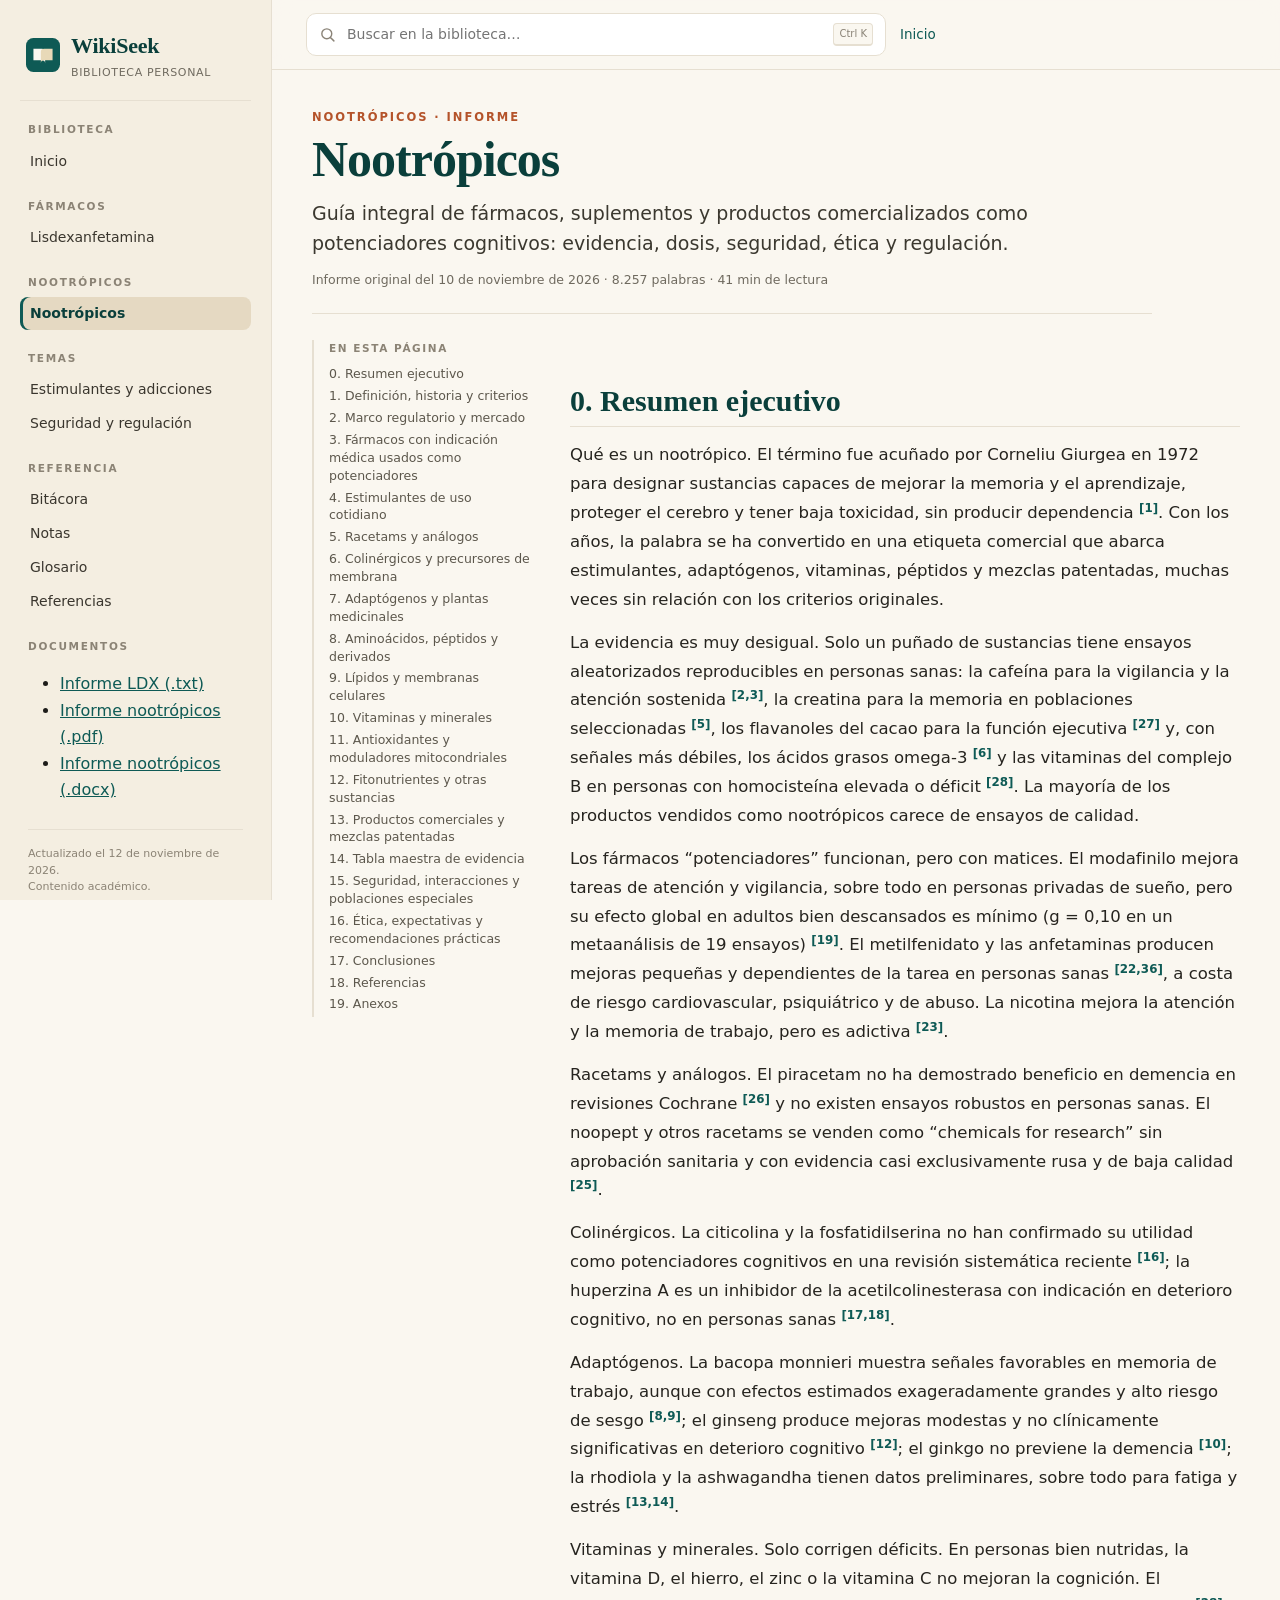
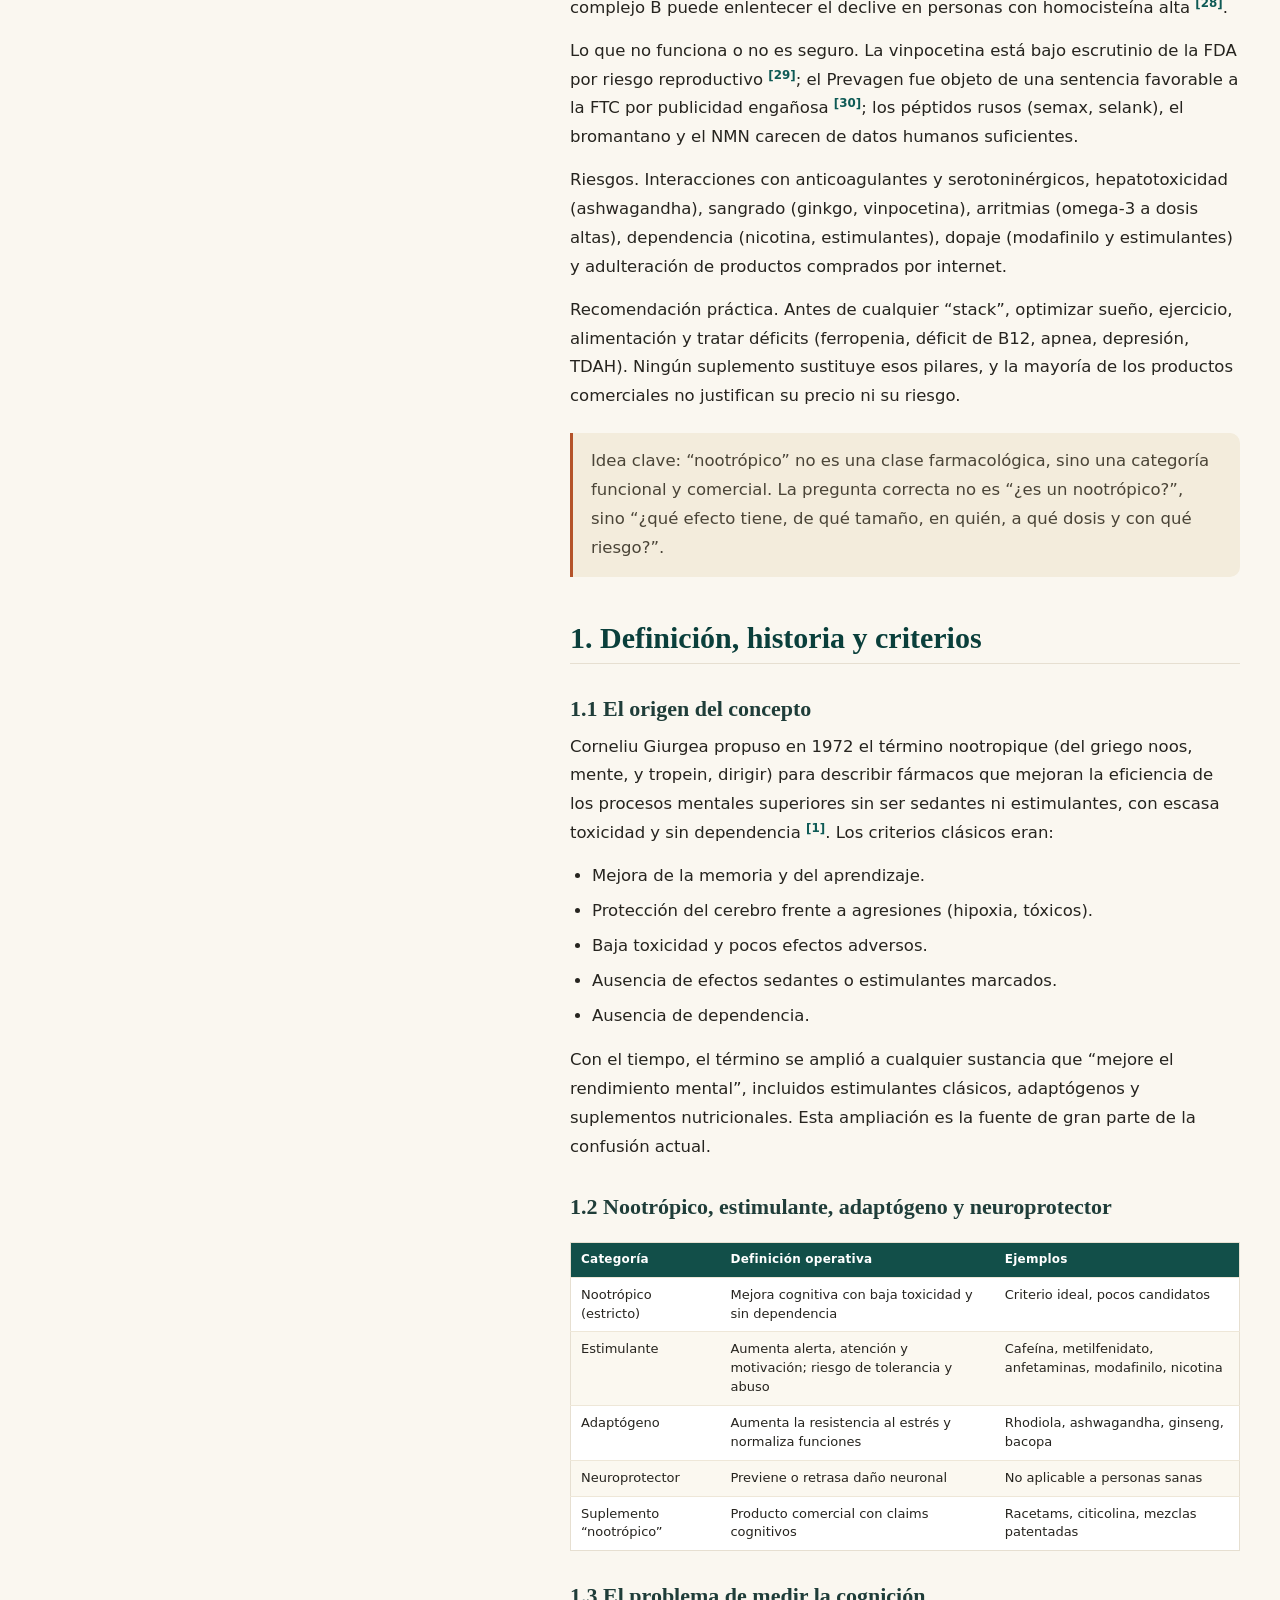
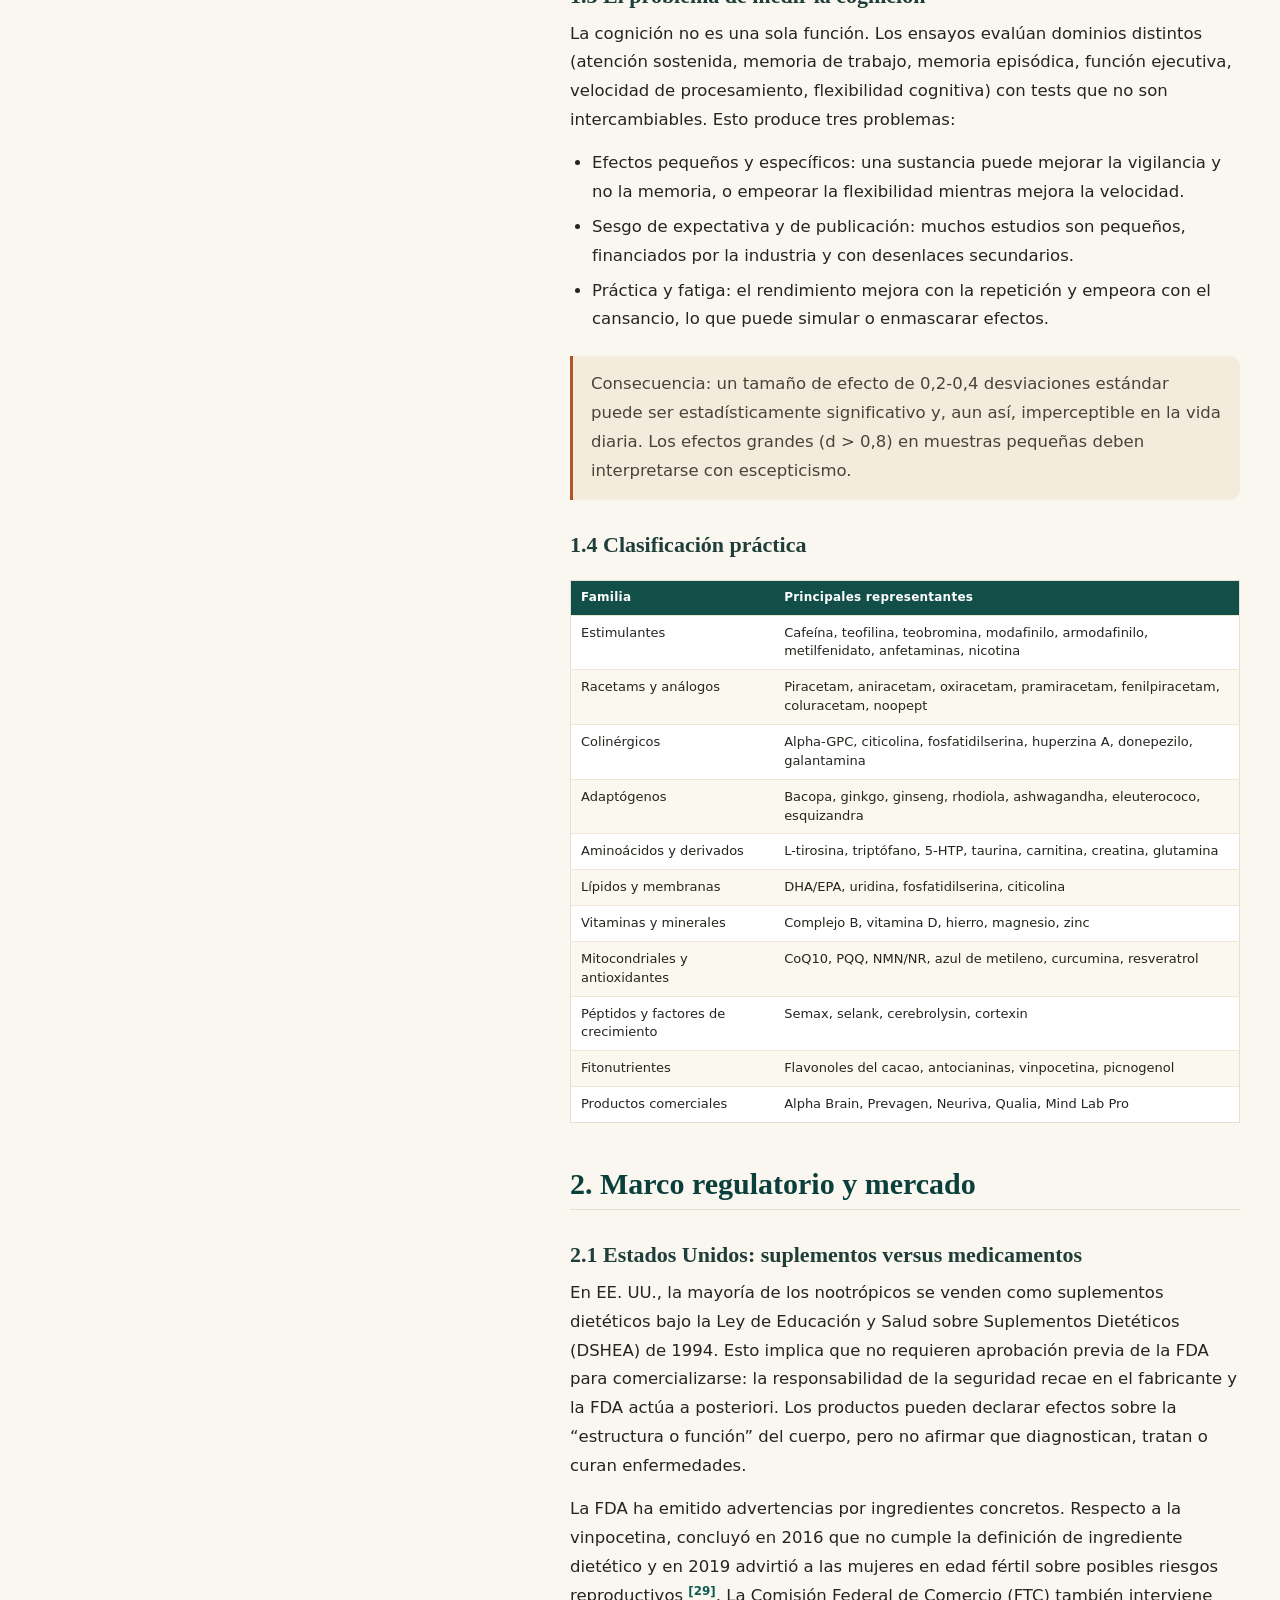
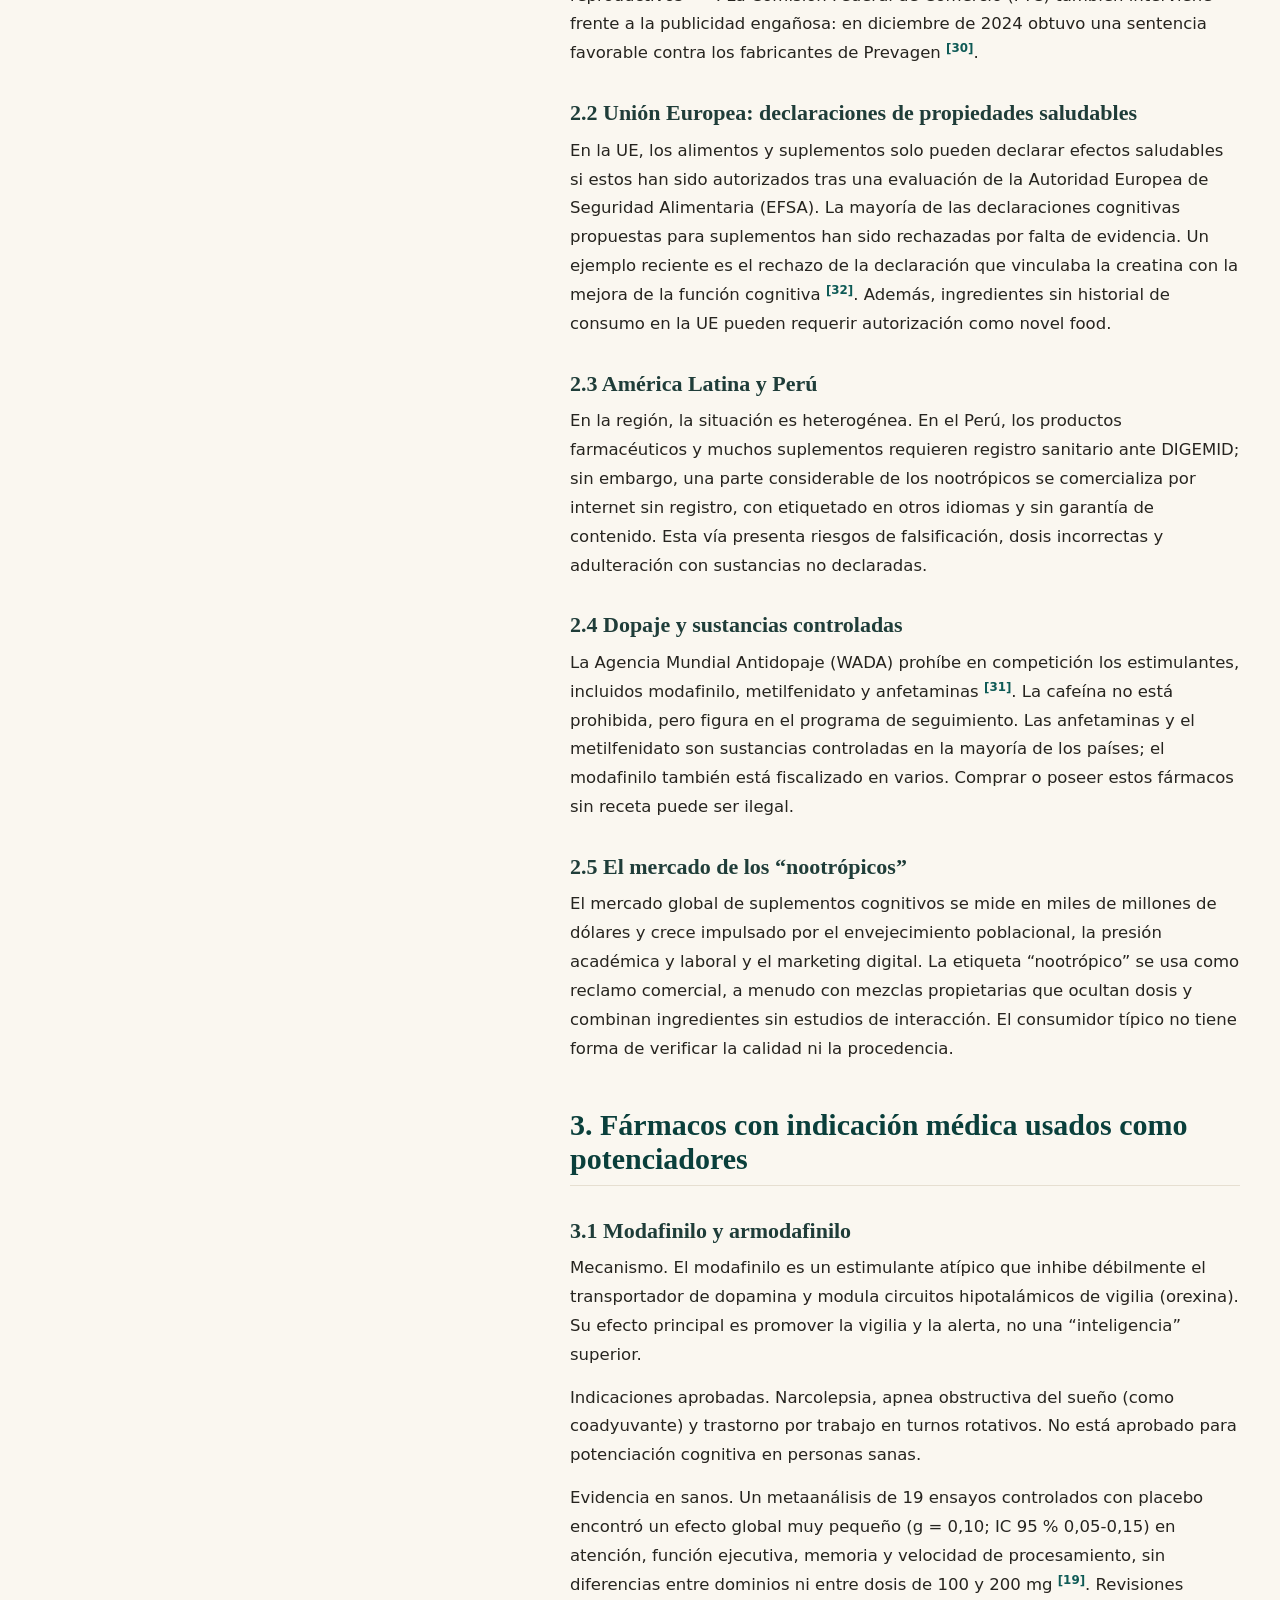
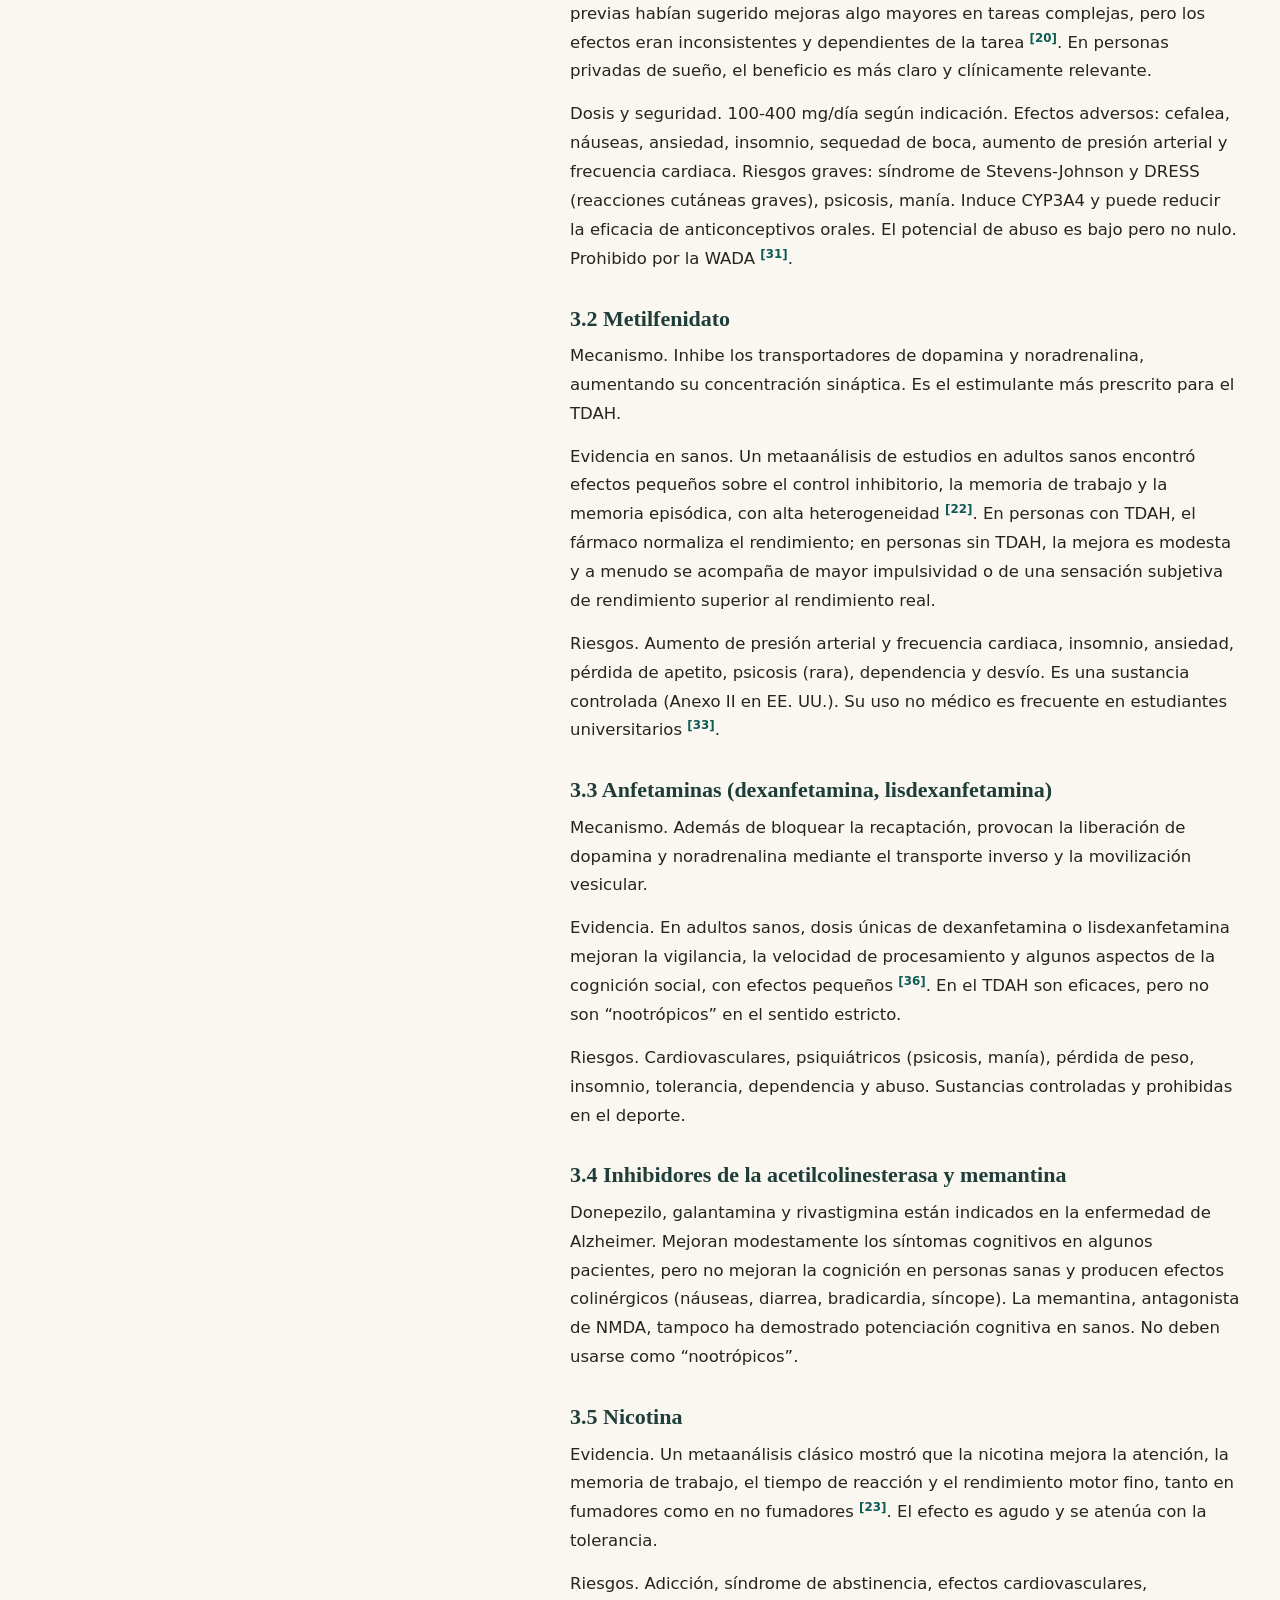
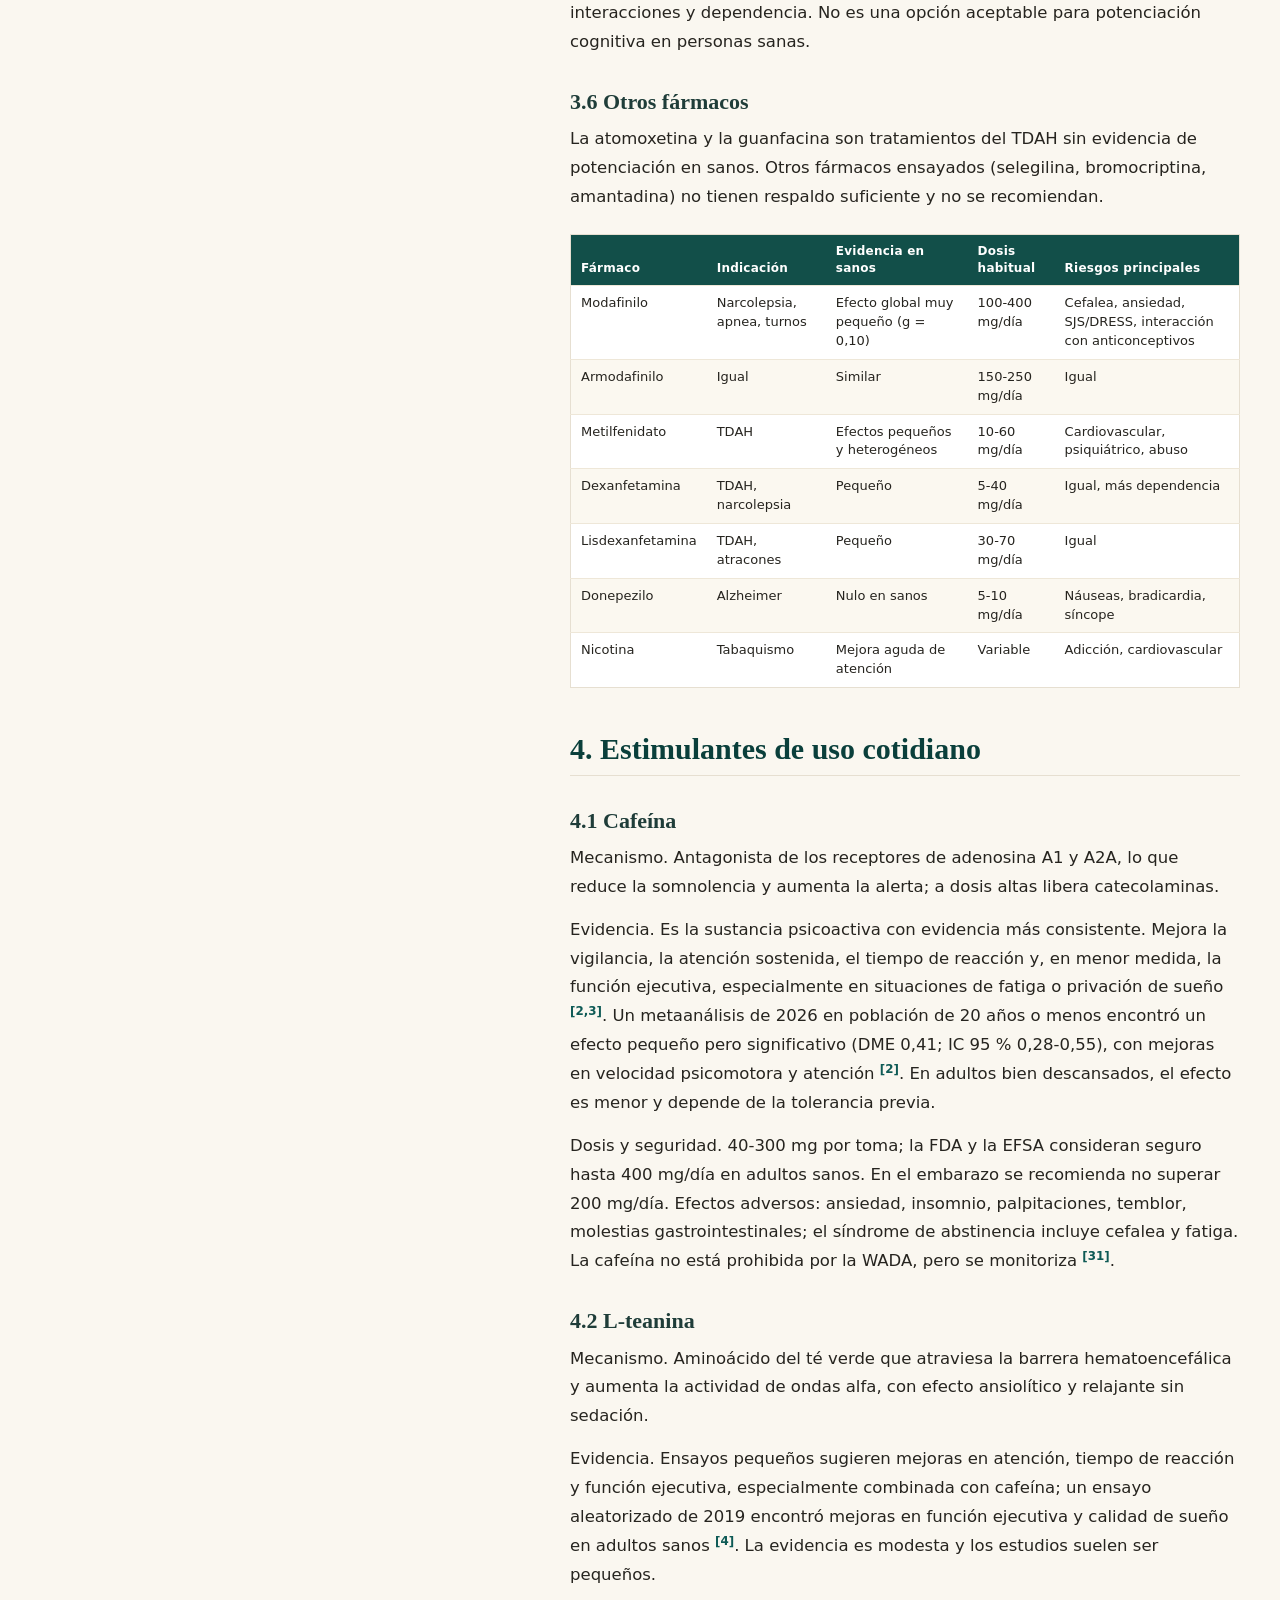
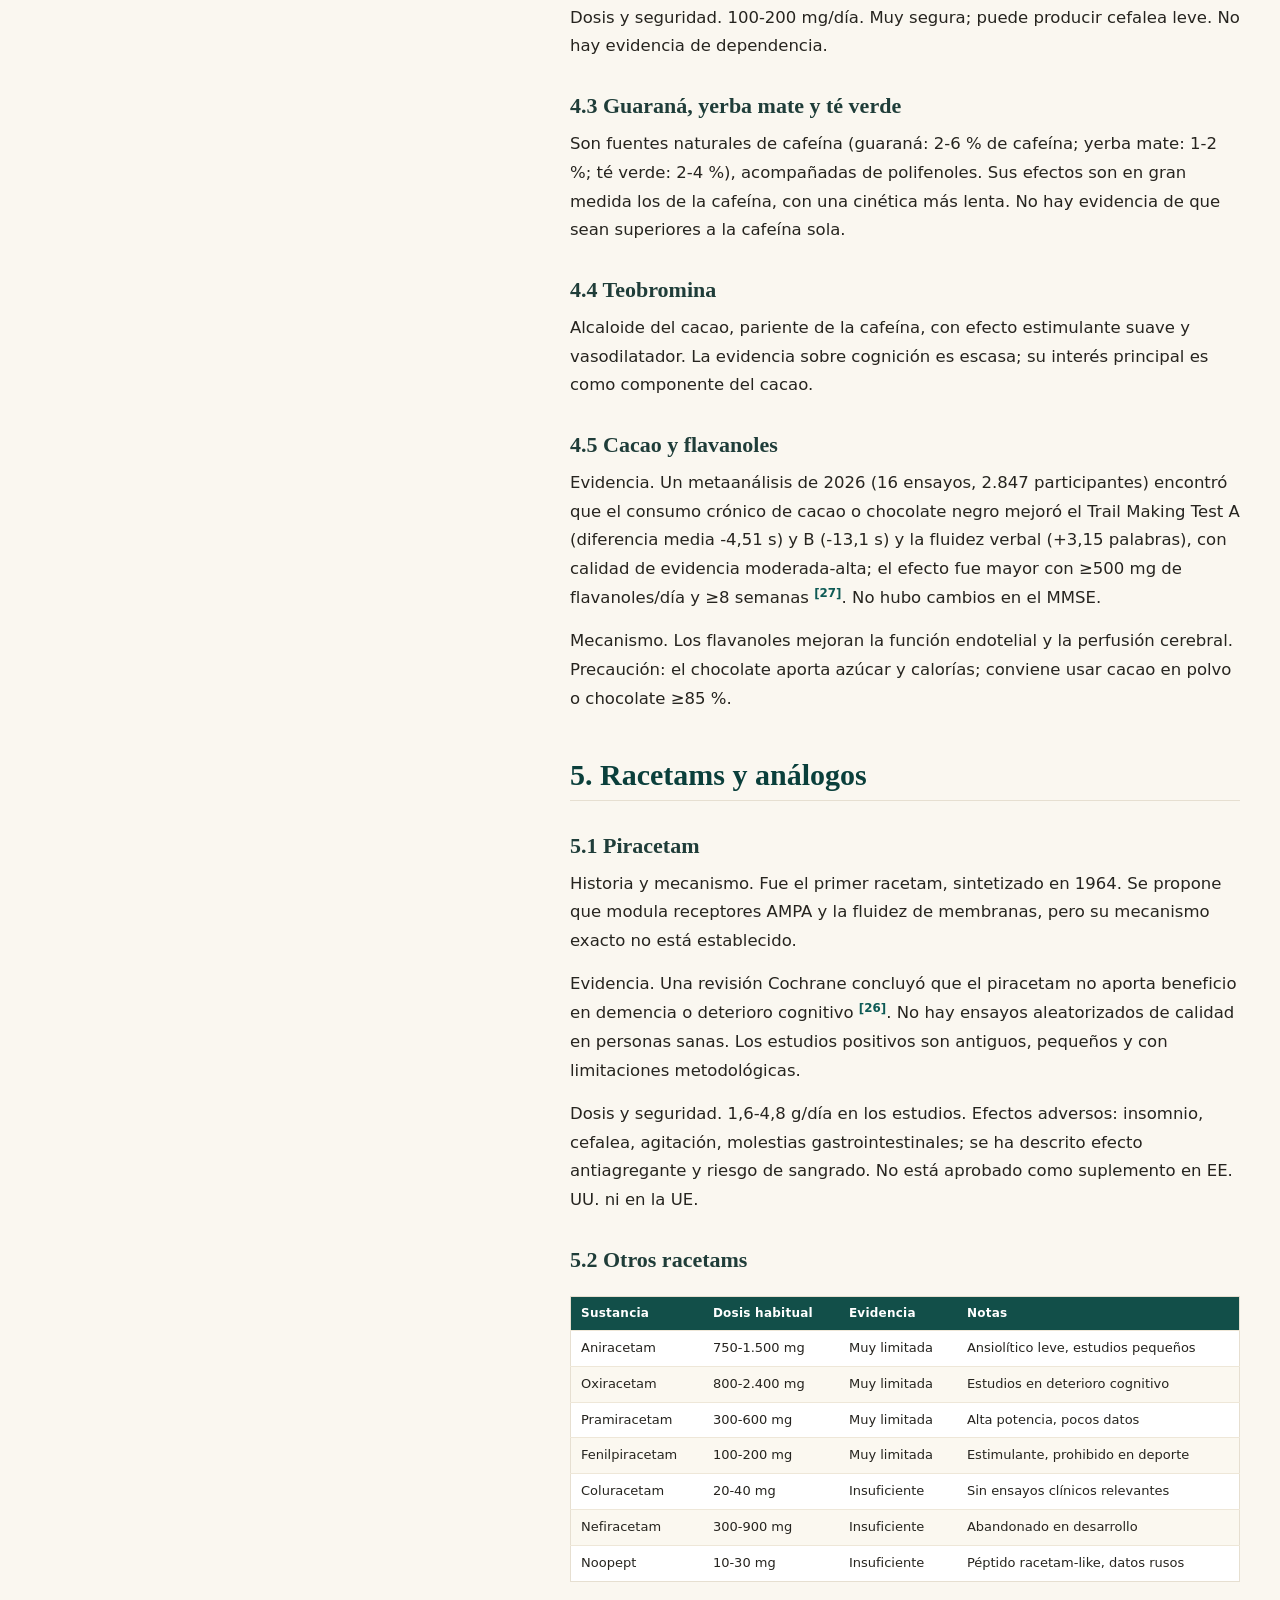
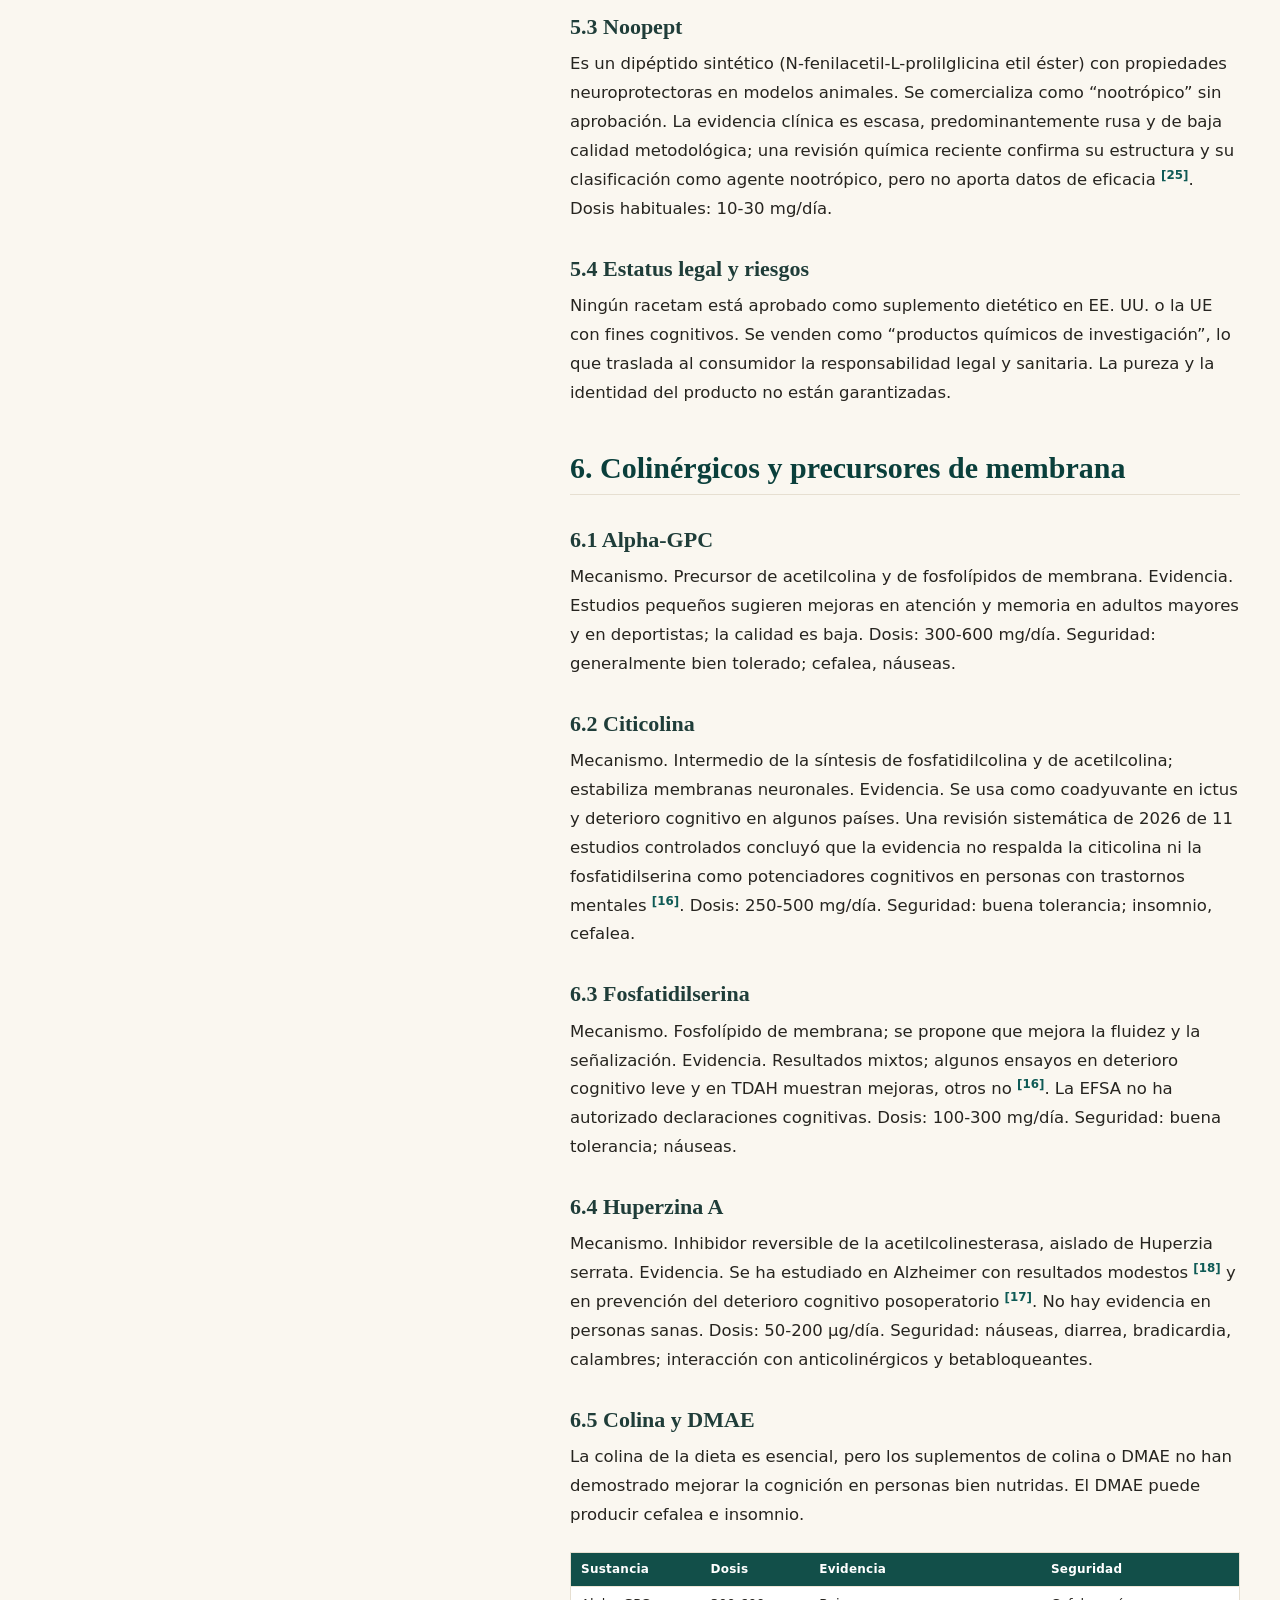
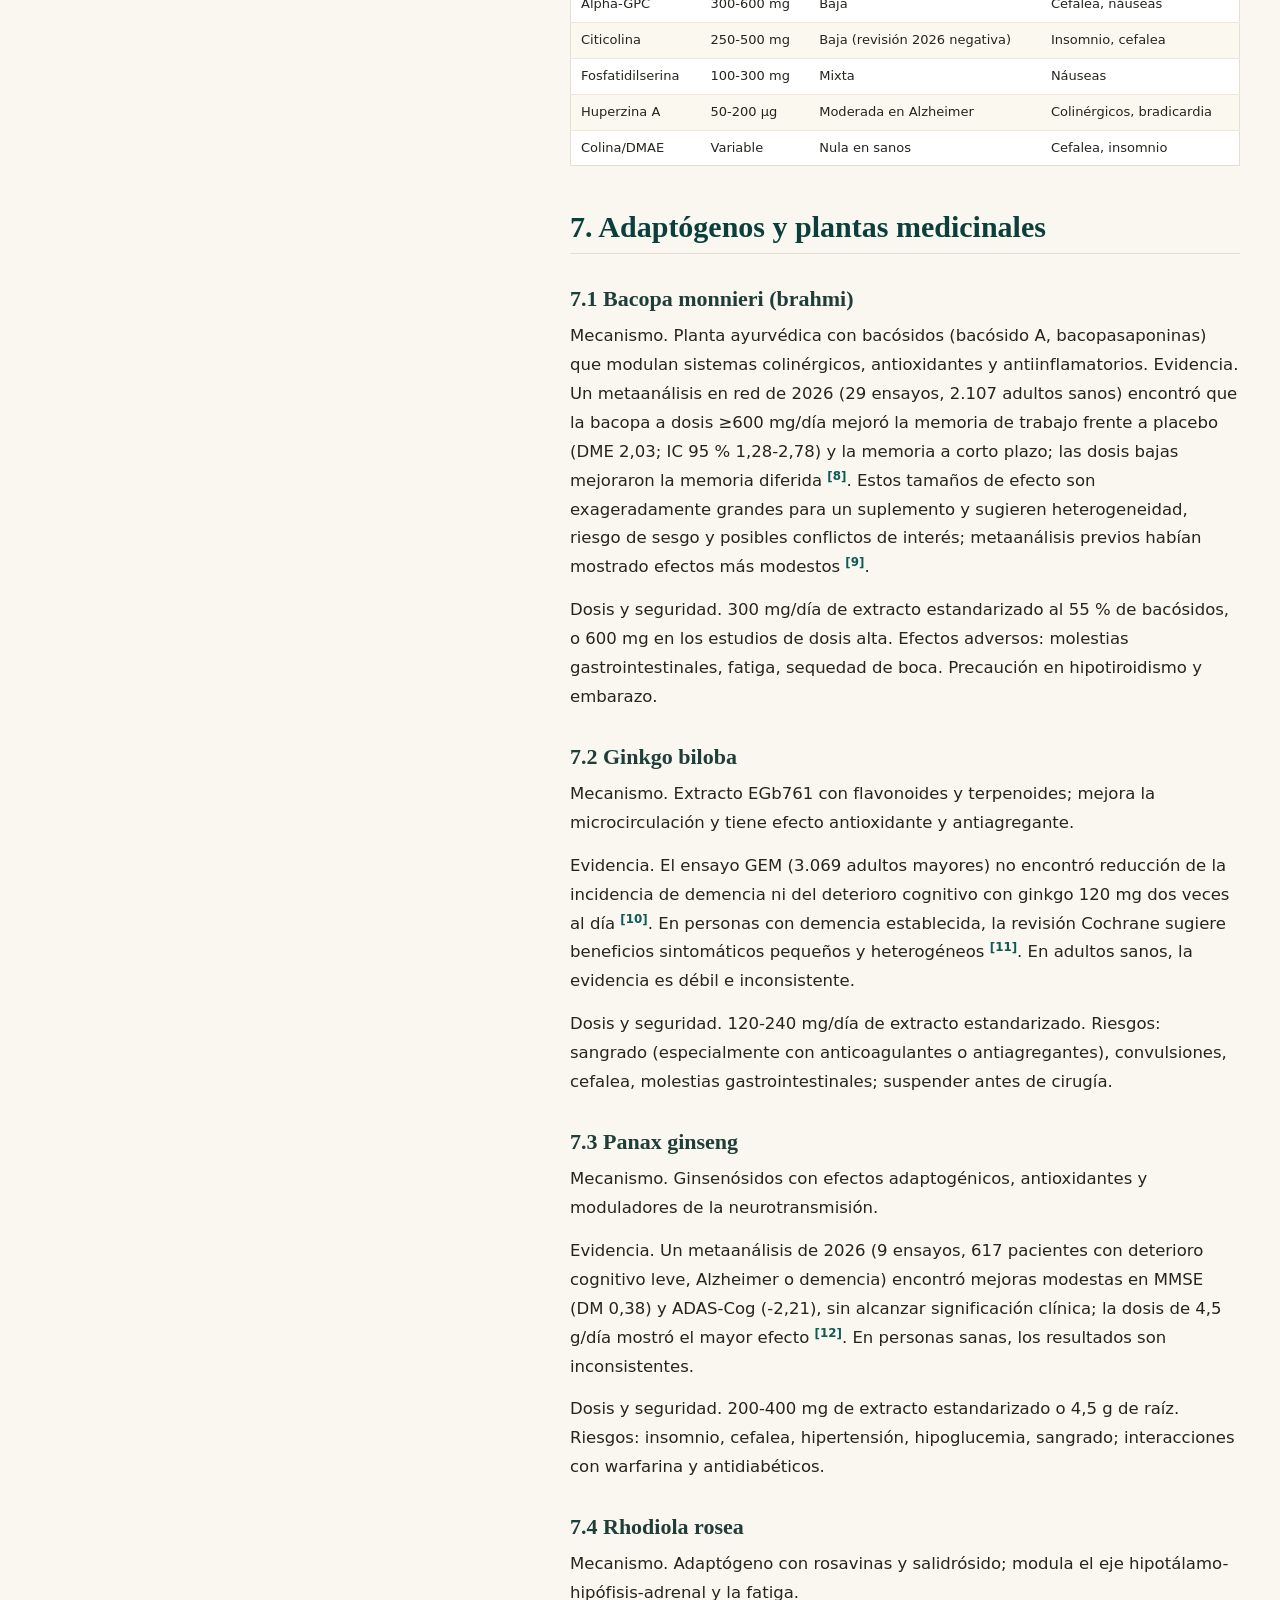
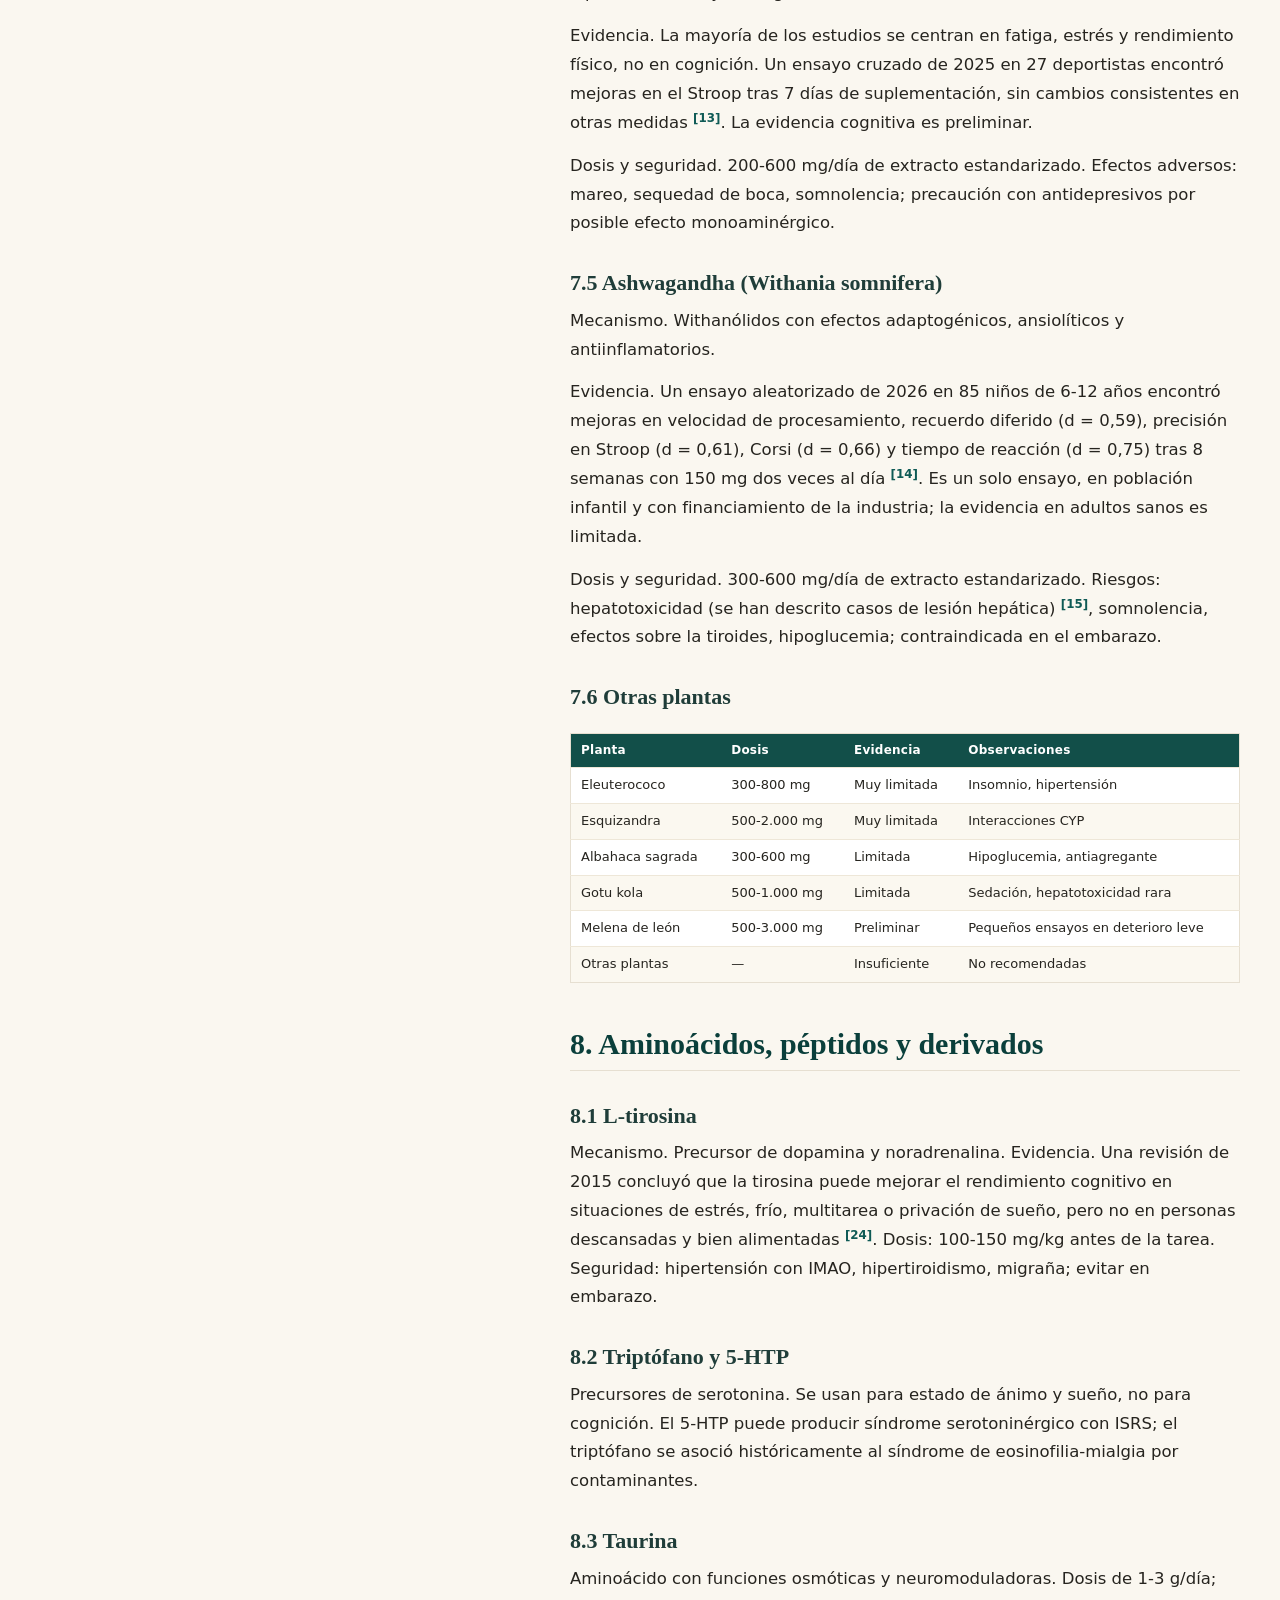
<file: articulos/nootropicos.html>
<!doctype html>
<html lang="es">
<head>
<meta charset="utf-8">
<meta name="viewport" content="width=device-width, initial-scale=1">
<title>Nootrópicos · WikiSeek</title>
<meta name="description" content="Guía integral de fármacos, suplementos y productos comercializados como potenciadores cognitivos: evidencia, dosis, seguridad, ética y regulación.">
<link rel="icon" href="data:image/svg+xml,%3Csvg xmlns='http://www.w3.org/2000/svg' viewBox='0 0 64 64'%3E%3Crect width='64' height='64' rx='14' fill='%230e5a55'/%3E%3Cpath d='M14 20h16c4 0 6 2 6 6v22c0-4-2-6-6-6H14z' fill='%23faf7f0'/%3E%3Cpath d='M50 20H34c-4 0-6 2-6 6v22c0-4 2-6 6-6h16z' fill='%23e8d9b8'/%3E%3C/svg%3E">
<link rel="stylesheet" href="../assets/style.css">
</head>
<body data-page="nootropicos">
<a class="skip" href="#contenido">Saltar al contenido</a>
<div class="layout">
  <aside class="sidebar" id="sidebar">
    <a class="brand" href="../index.html">
      <span class="brand-mark" aria-hidden="true">
        <svg viewBox="0 0 64 64" width="34" height="34"><rect width="64" height="64" rx="14" fill="#0e5a55"/><path d="M14 20h16c4 0 6 2 6 6v22c0-4-2-6-6-6H14z" fill="#faf7f0"/><path d="M50 20H34c-4 0-6 2-6 6v22c0-4 2-6 6-6h16z" fill="#e8d9b8"/></svg>
      </span>
      <span><strong>WikiSeek</strong><small>Biblioteca personal</small></span>
    </a>
    <nav class="nav" aria-label="Navegación principal">
<p class="nav-label">Biblioteca</p><ul>
<li><a href="../index.html">Inicio</a></li>
</ul>
<p class="nav-label">Fármacos</p><ul>
<li><a href="../articulos/lisdexanfetamina.html">Lisdexanfetamina</a></li>
</ul>
<p class="nav-label">Nootrópicos</p><ul>
<li><a class="active" href="../articulos/nootropicos.html">Nootrópicos</a></li>
</ul>
<p class="nav-label">Temas</p><ul>
<li><a href="../articulos/adicciones.html">Estimulantes y adicciones</a></li>
<li><a href="../articulos/seguridad.html">Seguridad y regulación</a></li>
</ul>
<p class="nav-label">Referencia</p><ul>
<li><a href="../articulos/bitacora.html">Bitácora</a></li>
<li><a href="../articulos/notas.html">Notas</a></li>
<li><a href="../articulos/glosario.html">Glosario</a></li>
<li><a href="../articulos/referencias.html">Referencias</a></li>
</ul>
</nav>
<p class="nav-label">Documentos</p><ul class="docs">
<li><a href="../documentos/lisdexanfetamina.txt">Informe LDX (.txt)</a></li>
<li><a href="../documentos/nootropicos.pdf">Informe nootrópicos (.pdf)</a></li>
<li><a href="../documentos/nootropicos.docx">Informe nootrópicos (.docx)</a></li>
</ul>
    <p class="side-foot">Actualizado el 12 de noviembre de 2026.<br>Contenido académico.</p>
  </aside>
  <div class="main">
    <header class="topbar">
      <button class="menu-btn" id="menuBtn" aria-label="Abrir menú" aria-expanded="false">☰</button>
      <form class="search" role="search" action="../index.html" method="get">
        <svg viewBox="0 0 24 24" width="17" height="17" aria-hidden="true"><circle cx="11" cy="11" r="7" fill="none" stroke="currentColor" stroke-width="2"/><path d="M16.5 16.5 21 21" stroke="currentColor" stroke-width="2" stroke-linecap="round"/></svg>
        <input id="qTop" name="q" type="search" placeholder="Buscar en la biblioteca…" autocomplete="off" aria-label="Buscar">
        <kbd>Ctrl K</kbd>
      </form>
      <a class="toplink" href="../index.html">Inicio</a>
    </header>
    <main id="contenido" class="content">
      
<article class="article">
  <header class="art-head">
    <p class="kicker">Nootrópicos · Informe</p>
    <h1>Nootrópicos</h1>
    <p class="lede">Guía integral de fármacos, suplementos y productos comercializados como potenciadores cognitivos: evidencia, dosis, seguridad, ética y regulación.</p>
    <p class="art-meta">Informe original del 10 de noviembre de 2026 · 8.257 palabras · 41 min de lectura</p>
  </header>
  <div class="art-grid">
    <aside class="toc"><p class="toc-title">En esta página</p><ol>
<li class="lvl-2"><a href="#0-resumen-ejecutivo">0. Resumen ejecutivo</a></li>
<li class="lvl-2"><a href="#1-definicion-historia-y-criterios">1. Definición, historia y criterios</a></li>
<li class="lvl-2"><a href="#2-marco-regulatorio-y-mercado">2. Marco regulatorio y mercado</a></li>
<li class="lvl-2"><a href="#3-farmacos-con-indicacion-medica-usados-como-potenciadores">3. Fármacos con indicación médica usados como potenciadores</a></li>
<li class="lvl-2"><a href="#4-estimulantes-de-uso-cotidiano">4. Estimulantes de uso cotidiano</a></li>
<li class="lvl-2"><a href="#5-racetams-y-analogos">5. Racetams y análogos</a></li>
<li class="lvl-2"><a href="#6-colinergicos-y-precursores-de-membrana">6. Colinérgicos y precursores de membrana</a></li>
<li class="lvl-2"><a href="#7-adaptogenos-y-plantas-medicinales">7. Adaptógenos y plantas medicinales</a></li>
<li class="lvl-2"><a href="#8-aminoacidos-peptidos-y-derivados">8. Aminoácidos, péptidos y derivados</a></li>
<li class="lvl-2"><a href="#9-lipidos-y-membranas-celulares">9. Lípidos y membranas celulares</a></li>
<li class="lvl-2"><a href="#10-vitaminas-y-minerales">10. Vitaminas y minerales</a></li>
<li class="lvl-2"><a href="#11-antioxidantes-y-moduladores-mitocondriales">11. Antioxidantes y moduladores mitocondriales</a></li>
<li class="lvl-2"><a href="#12-fitonutrientes-y-otras-sustancias">12. Fitonutrientes y otras sustancias</a></li>
<li class="lvl-2"><a href="#13-productos-comerciales-y-mezclas-patentadas">13. Productos comerciales y mezclas patentadas</a></li>
<li class="lvl-2"><a href="#14-tabla-maestra-de-evidencia">14. Tabla maestra de evidencia</a></li>
<li class="lvl-2"><a href="#15-seguridad-interacciones-y-poblaciones-especiales">15. Seguridad, interacciones y poblaciones especiales</a></li>
<li class="lvl-2"><a href="#16-etica-expectativas-y-recomendaciones-practicas">16. Ética, expectativas y recomendaciones prácticas</a></li>
<li class="lvl-2"><a href="#17-conclusiones">17. Conclusiones</a></li>
<li class="lvl-2"><a href="#18-referencias">18. Referencias</a></li>
<li class="lvl-2"><a href="#19-anexos">19. Anexos</a></li>
</ol></aside>
    <div class="prose" id="prose">
<h2 id="0-resumen-ejecutivo">0. Resumen ejecutivo</h2>
<p>Qué es un nootrópico. El término fue acuñado por Corneliu Giurgea en 1972 para designar sustancias capaces de mejorar la memoria y el aprendizaje, proteger el cerebro y tener baja toxicidad, sin producir dependencia <a class="cite" href="#ref-1">[1]</a>. Con los años, la palabra se ha convertido en una etiqueta comercial que abarca estimulantes, adaptógenos, vitaminas, péptidos y mezclas patentadas, muchas veces sin relación con los criterios originales.</p>
<p>La evidencia es muy desigual. Solo un puñado de sustancias tiene ensayos aleatorizados reproducibles en personas sanas: la cafeína para la vigilancia y la atención sostenida <a class="cite" href="#ref-2">[2,3]</a>, la creatina para la memoria en poblaciones seleccionadas <a class="cite" href="#ref-5">[5]</a>, los flavanoles del cacao para la función ejecutiva <a class="cite" href="#ref-27">[27]</a> y, con señales más débiles, los ácidos grasos omega-3 <a class="cite" href="#ref-6">[6]</a> y las vitaminas del complejo B en personas con homocisteína elevada o déficit <a class="cite" href="#ref-28">[28]</a>. La mayoría de los productos vendidos como nootrópicos carece de ensayos de calidad.</p>
<p>Los fármacos “potenciadores” funcionan, pero con matices. El modafinilo mejora tareas de atención y vigilancia, sobre todo en personas privadas de sueño, pero su efecto global en adultos bien descansados es mínimo (g = 0,10 en un metaanálisis de 19 ensayos) <a class="cite" href="#ref-19">[19]</a>. El metilfenidato y las anfetaminas producen mejoras pequeñas y dependientes de la tarea en personas sanas <a class="cite" href="#ref-22">[22,36]</a>, a costa de riesgo cardiovascular, psiquiátrico y de abuso. La nicotina mejora la atención y la memoria de trabajo, pero es adictiva <a class="cite" href="#ref-23">[23]</a>.</p>
<p>Racetams y análogos. El piracetam no ha demostrado beneficio en demencia en revisiones Cochrane <a class="cite" href="#ref-26">[26]</a> y no existen ensayos robustos en personas sanas. El noopept y otros racetams se venden como “chemicals for research” sin aprobación sanitaria y con evidencia casi exclusivamente rusa y de baja calidad <a class="cite" href="#ref-25">[25]</a>.</p>
<p>Colinérgicos. La citicolina y la fosfatidilserina no han confirmado su utilidad como potenciadores cognitivos en una revisión sistemática reciente <a class="cite" href="#ref-16">[16]</a>; la huperzina A es un inhibidor de la acetilcolinesterasa con indicación en deterioro cognitivo, no en personas sanas <a class="cite" href="#ref-17">[17,18]</a>.</p>
<p>Adaptógenos. La bacopa monnieri muestra señales favorables en memoria de trabajo, aunque con efectos estimados exageradamente grandes y alto riesgo de sesgo <a class="cite" href="#ref-8">[8,9]</a>; el ginseng produce mejoras modestas y no clínicamente significativas en deterioro cognitivo <a class="cite" href="#ref-12">[12]</a>; el ginkgo no previene la demencia <a class="cite" href="#ref-10">[10]</a>; la rhodiola y la ashwagandha tienen datos preliminares, sobre todo para fatiga y estrés <a class="cite" href="#ref-13">[13,14]</a>.</p>
<p>Vitaminas y minerales. Solo corrigen déficits. En personas bien nutridas, la vitamina D, el hierro, el zinc o la vitamina C no mejoran la cognición. El complejo B puede enlentecer el declive en personas con homocisteína alta <a class="cite" href="#ref-28">[28]</a>.</p>
<p>Lo que no funciona o no es seguro. La vinpocetina está bajo escrutinio de la FDA por riesgo reproductivo <a class="cite" href="#ref-29">[29]</a>; el Prevagen fue objeto de una sentencia favorable a la FTC por publicidad engañosa <a class="cite" href="#ref-30">[30]</a>; los péptidos rusos (semax, selank), el bromantano y el NMN carecen de datos humanos suficientes.</p>
<p>Riesgos. Interacciones con anticoagulantes y serotoninérgicos, hepatotoxicidad (ashwagandha), sangrado (ginkgo, vinpocetina), arritmias (omega-3 a dosis altas), dependencia (nicotina, estimulantes), dopaje (modafinilo y estimulantes) y adulteración de productos comprados por internet.</p>
<p>Recomendación práctica. Antes de cualquier “stack”, optimizar sueño, ejercicio, alimentación y tratar déficits (ferropenia, déficit de B12, apnea, depresión, TDAH). Ningún suplemento sustituye esos pilares, y la mayoría de los productos comerciales no justifican su precio ni su riesgo.</p>
<blockquote><p>Idea clave: “nootrópico” no es una clase farmacológica, sino una categoría funcional y comercial. La pregunta correcta no es “¿es un nootrópico?”, sino “¿qué efecto tiene, de qué tamaño, en quién, a qué dosis y con qué riesgo?”.</p></blockquote>
<h2 id="1-definicion-historia-y-criterios">1. Definición, historia y criterios</h2>
<h3 id="1-1-el-origen-del-concepto">1.1 El origen del concepto</h3>
<p>Corneliu Giurgea propuso en 1972 el término nootropique (del griego noos, mente, y tropein, dirigir) para describir fármacos que mejoran la eficiencia de los procesos mentales superiores sin ser sedantes ni estimulantes, con escasa toxicidad y sin dependencia <a class="cite" href="#ref-1">[1]</a>. Los criterios clásicos eran:</p>
<ul>
<li>Mejora de la memoria y del aprendizaje.</li>
<li>Protección del cerebro frente a agresiones (hipoxia, tóxicos).</li>
<li>Baja toxicidad y pocos efectos adversos.</li>
<li>Ausencia de efectos sedantes o estimulantes marcados.</li>
<li>Ausencia de dependencia.</li>
</ul>
<p>Con el tiempo, el término se amplió a cualquier sustancia que “mejore el rendimiento mental”, incluidos estimulantes clásicos, adaptógenos y suplementos nutricionales. Esta ampliación es la fuente de gran parte de la confusión actual.</p>
<h3 id="1-2-nootropico-estimulante-adaptogeno-y-neuroprotector">1.2 Nootrópico, estimulante, adaptógeno y neuroprotector</h3>
<div class="tabla-wrap"><table class="data">
<thead><tr><th>Categoría</th><th>Definición operativa</th><th>Ejemplos</th></tr></thead>
<tbody>
<tr><td>Nootrópico (estricto)</td><td>Mejora cognitiva con baja toxicidad y sin dependencia</td><td>Criterio ideal, pocos candidatos</td></tr>
<tr><td>Estimulante</td><td>Aumenta alerta, atención y motivación; riesgo de tolerancia y abuso</td><td>Cafeína, metilfenidato, anfetaminas, modafinilo, nicotina</td></tr>
<tr><td>Adaptógeno</td><td>Aumenta la resistencia al estrés y normaliza funciones</td><td>Rhodiola, ashwagandha, ginseng, bacopa</td></tr>
<tr><td>Neuroprotector</td><td>Previene o retrasa daño neuronal</td><td>No aplicable a personas sanas</td></tr>
<tr><td>Suplemento “nootrópico”</td><td>Producto comercial con claims cognitivos</td><td>Racetams, citicolina, mezclas patentadas</td></tr>
</tbody></table></div>
<h3 id="1-3-el-problema-de-medir-la-cognicion">1.3 El problema de medir la cognición</h3>
<p>La cognición no es una sola función. Los ensayos evalúan dominios distintos (atención sostenida, memoria de trabajo, memoria episódica, función ejecutiva, velocidad de procesamiento, flexibilidad cognitiva) con tests que no son intercambiables. Esto produce tres problemas:</p>
<ul>
<li>Efectos pequeños y específicos: una sustancia puede mejorar la vigilancia y no la memoria, o empeorar la flexibilidad mientras mejora la velocidad.</li>
<li>Sesgo de expectativa y de publicación: muchos estudios son pequeños, financiados por la industria y con desenlaces secundarios.</li>
<li>Práctica y fatiga: el rendimiento mejora con la repetición y empeora con el cansancio, lo que puede simular o enmascarar efectos.</li>
</ul>
<blockquote><p>Consecuencia: un tamaño de efecto de 0,2-0,4 desviaciones estándar puede ser estadísticamente significativo y, aun así, imperceptible en la vida diaria. Los efectos grandes (d &gt; 0,8) en muestras pequeñas deben interpretarse con escepticismo.</p></blockquote>
<h3 id="1-4-clasificacion-practica">1.4 Clasificación práctica</h3>
<div class="tabla-wrap"><table class="data">
<thead><tr><th>Familia</th><th>Principales representantes</th></tr></thead>
<tbody>
<tr><td>Estimulantes</td><td>Cafeína, teofilina, teobromina, modafinilo, armodafinilo, metilfenidato, anfetaminas, nicotina</td></tr>
<tr><td>Racetams y análogos</td><td>Piracetam, aniracetam, oxiracetam, pramiracetam, fenilpiracetam, coluracetam, noopept</td></tr>
<tr><td>Colinérgicos</td><td>Alpha-GPC, citicolina, fosfatidilserina, huperzina A, donepezilo, galantamina</td></tr>
<tr><td>Adaptógenos</td><td>Bacopa, ginkgo, ginseng, rhodiola, ashwagandha, eleuterococo, esquizandra</td></tr>
<tr><td>Aminoácidos y derivados</td><td>L-tirosina, triptófano, 5-HTP, taurina, carnitina, creatina, glutamina</td></tr>
<tr><td>Lípidos y membranas</td><td>DHA/EPA, uridina, fosfatidilserina, citicolina</td></tr>
<tr><td>Vitaminas y minerales</td><td>Complejo B, vitamina D, hierro, magnesio, zinc</td></tr>
<tr><td>Mitocondriales y antioxidantes</td><td>CoQ10, PQQ, NMN/NR, azul de metileno, curcumina, resveratrol</td></tr>
<tr><td>Péptidos y factores de crecimiento</td><td>Semax, selank, cerebrolysin, cortexin</td></tr>
<tr><td>Fitonutrientes</td><td>Flavonoles del cacao, antocianinas, vinpocetina, picnogenol</td></tr>
<tr><td>Productos comerciales</td><td>Alpha Brain, Prevagen, Neuriva, Qualia, Mind Lab Pro</td></tr>
</tbody></table></div>
<h2 id="2-marco-regulatorio-y-mercado">2. Marco regulatorio y mercado</h2>
<h3 id="2-1-estados-unidos-suplementos-versus-medicamentos">2.1 Estados Unidos: suplementos versus medicamentos</h3>
<p>En EE. UU., la mayoría de los nootrópicos se venden como suplementos dietéticos bajo la Ley de Educación y Salud sobre Suplementos Dietéticos (DSHEA) de 1994. Esto implica que no requieren aprobación previa de la FDA para comercializarse: la responsabilidad de la seguridad recae en el fabricante y la FDA actúa a posteriori. Los productos pueden declarar efectos sobre la “estructura o función” del cuerpo, pero no afirmar que diagnostican, tratan o curan enfermedades.</p>
<p>La FDA ha emitido advertencias por ingredientes concretos. Respecto a la vinpocetina, concluyó en 2016 que no cumple la definición de ingrediente dietético y en 2019 advirtió a las mujeres en edad fértil sobre posibles riesgos reproductivos <a class="cite" href="#ref-29">[29]</a>. La Comisión Federal de Comercio (FTC) también interviene frente a la publicidad engañosa: en diciembre de 2024 obtuvo una sentencia favorable contra los fabricantes de Prevagen <a class="cite" href="#ref-30">[30]</a>.</p>
<h3 id="2-2-union-europea-declaraciones-de-propiedades-saludables">2.2 Unión Europea: declaraciones de propiedades saludables</h3>
<p>En la UE, los alimentos y suplementos solo pueden declarar efectos saludables si estos han sido autorizados tras una evaluación de la Autoridad Europea de Seguridad Alimentaria (EFSA). La mayoría de las declaraciones cognitivas propuestas para suplementos han sido rechazadas por falta de evidencia. Un ejemplo reciente es el rechazo de la declaración que vinculaba la creatina con la mejora de la función cognitiva <a class="cite" href="#ref-32">[32]</a>. Además, ingredientes sin historial de consumo en la UE pueden requerir autorización como novel food.</p>
<h3 id="2-3-america-latina-y-peru">2.3 América Latina y Perú</h3>
<p>En la región, la situación es heterogénea. En el Perú, los productos farmacéuticos y muchos suplementos requieren registro sanitario ante DIGEMID; sin embargo, una parte considerable de los nootrópicos se comercializa por internet sin registro, con etiquetado en otros idiomas y sin garantía de contenido. Esta vía presenta riesgos de falsificación, dosis incorrectas y adulteración con sustancias no declaradas.</p>
<h3 id="2-4-dopaje-y-sustancias-controladas">2.4 Dopaje y sustancias controladas</h3>
<p>La Agencia Mundial Antidopaje (WADA) prohíbe en competición los estimulantes, incluidos modafinilo, metilfenidato y anfetaminas <a class="cite" href="#ref-31">[31]</a>. La cafeína no está prohibida, pero figura en el programa de seguimiento. Las anfetaminas y el metilfenidato son sustancias controladas en la mayoría de los países; el modafinilo también está fiscalizado en varios. Comprar o poseer estos fármacos sin receta puede ser ilegal.</p>
<h3 id="2-5-el-mercado-de-los-nootropicos">2.5 El mercado de los “nootrópicos”</h3>
<p>El mercado global de suplementos cognitivos se mide en miles de millones de dólares y crece impulsado por el envejecimiento poblacional, la presión académica y laboral y el marketing digital. La etiqueta “nootrópico” se usa como reclamo comercial, a menudo con mezclas propietarias que ocultan dosis y combinan ingredientes sin estudios de interacción. El consumidor típico no tiene forma de verificar la calidad ni la procedencia.</p>
<h2 id="3-farmacos-con-indicacion-medica-usados-como-potenciadores">3. Fármacos con indicación médica usados como potenciadores</h2>
<h3 id="3-1-modafinilo-y-armodafinilo">3.1 Modafinilo y armodafinilo</h3>
<p>Mecanismo. El modafinilo es un estimulante atípico que inhibe débilmente el transportador de dopamina y modula circuitos hipotalámicos de vigilia (orexina). Su efecto principal es promover la vigilia y la alerta, no una “inteligencia” superior.</p>
<p>Indicaciones aprobadas. Narcolepsia, apnea obstructiva del sueño (como coadyuvante) y trastorno por trabajo en turnos rotativos. No está aprobado para potenciación cognitiva en personas sanas.</p>
<p>Evidencia en sanos. Un metaanálisis de 19 ensayos controlados con placebo encontró un efecto global muy pequeño (g = 0,10; IC 95 % 0,05-0,15) en atención, función ejecutiva, memoria y velocidad de procesamiento, sin diferencias entre dominios ni entre dosis de 100 y 200 mg <a class="cite" href="#ref-19">[19]</a>. Revisiones previas habían sugerido mejoras algo mayores en tareas complejas, pero los efectos eran inconsistentes y dependientes de la tarea <a class="cite" href="#ref-20">[20]</a>. En personas privadas de sueño, el beneficio es más claro y clínicamente relevante.</p>
<p>Dosis y seguridad. 100-400 mg/día según indicación. Efectos adversos: cefalea, náuseas, ansiedad, insomnio, sequedad de boca, aumento de presión arterial y frecuencia cardiaca. Riesgos graves: síndrome de Stevens-Johnson y DRESS (reacciones cutáneas graves), psicosis, manía. Induce CYP3A4 y puede reducir la eficacia de anticonceptivos orales. El potencial de abuso es bajo pero no nulo. Prohibido por la WADA <a class="cite" href="#ref-31">[31]</a>.</p>
<h3 id="3-2-metilfenidato">3.2 Metilfenidato</h3>
<p>Mecanismo. Inhibe los transportadores de dopamina y noradrenalina, aumentando su concentración sináptica. Es el estimulante más prescrito para el TDAH.</p>
<p>Evidencia en sanos. Un metaanálisis de estudios en adultos sanos encontró efectos pequeños sobre el control inhibitorio, la memoria de trabajo y la memoria episódica, con alta heterogeneidad <a class="cite" href="#ref-22">[22]</a>. En personas con TDAH, el fármaco normaliza el rendimiento; en personas sin TDAH, la mejora es modesta y a menudo se acompaña de mayor impulsividad o de una sensación subjetiva de rendimiento superior al rendimiento real.</p>
<p>Riesgos. Aumento de presión arterial y frecuencia cardiaca, insomnio, ansiedad, pérdida de apetito, psicosis (rara), dependencia y desvío. Es una sustancia controlada (Anexo II en EE. UU.). Su uso no médico es frecuente en estudiantes universitarios <a class="cite" href="#ref-33">[33]</a>.</p>
<h3 id="3-3-anfetaminas-dexanfetamina-lisdexanfetamina">3.3 Anfetaminas (dexanfetamina, lisdexanfetamina)</h3>
<p>Mecanismo. Además de bloquear la recaptación, provocan la liberación de dopamina y noradrenalina mediante el transporte inverso y la movilización vesicular.</p>
<p>Evidencia. En adultos sanos, dosis únicas de dexanfetamina o lisdexanfetamina mejoran la vigilancia, la velocidad de procesamiento y algunos aspectos de la cognición social, con efectos pequeños <a class="cite" href="#ref-36">[36]</a>. En el TDAH son eficaces, pero no son “nootrópicos” en el sentido estricto.</p>
<p>Riesgos. Cardiovasculares, psiquiátricos (psicosis, manía), pérdida de peso, insomnio, tolerancia, dependencia y abuso. Sustancias controladas y prohibidas en el deporte.</p>
<h3 id="3-4-inhibidores-de-la-acetilcolinesterasa-y-memantina">3.4 Inhibidores de la acetilcolinesterasa y memantina</h3>
<p>Donepezilo, galantamina y rivastigmina están indicados en la enfermedad de Alzheimer. Mejoran modestamente los síntomas cognitivos en algunos pacientes, pero no mejoran la cognición en personas sanas y producen efectos colinérgicos (náuseas, diarrea, bradicardia, síncope). La memantina, antagonista de NMDA, tampoco ha demostrado potenciación cognitiva en sanos. No deben usarse como “nootrópicos”.</p>
<h3 id="3-5-nicotina">3.5 Nicotina</h3>
<p>Evidencia. Un metaanálisis clásico mostró que la nicotina mejora la atención, la memoria de trabajo, el tiempo de reacción y el rendimiento motor fino, tanto en fumadores como en no fumadores <a class="cite" href="#ref-23">[23]</a>. El efecto es agudo y se atenúa con la tolerancia.</p>
<p>Riesgos. Adicción, síndrome de abstinencia, efectos cardiovasculares, interacciones y dependencia. No es una opción aceptable para potenciación cognitiva en personas sanas.</p>
<h3 id="3-6-otros-farmacos">3.6 Otros fármacos</h3>
<p>La atomoxetina y la guanfacina son tratamientos del TDAH sin evidencia de potenciación en sanos. Otros fármacos ensayados (selegilina, bromocriptina, amantadina) no tienen respaldo suficiente y no se recomiendan.</p>
<div class="tabla-wrap"><table class="data">
<thead><tr><th>Fármaco</th><th>Indicación</th><th>Evidencia en sanos</th><th>Dosis habitual</th><th>Riesgos principales</th></tr></thead>
<tbody>
<tr><td>Modafinilo</td><td>Narcolepsia, apnea, turnos</td><td>Efecto global muy pequeño (g = 0,10)</td><td>100-400 mg/día</td><td>Cefalea, ansiedad, SJS/DRESS, interacción con anticonceptivos</td></tr>
<tr><td>Armodafinilo</td><td>Igual</td><td>Similar</td><td>150-250 mg/día</td><td>Igual</td></tr>
<tr><td>Metilfenidato</td><td>TDAH</td><td>Efectos pequeños y heterogéneos</td><td>10-60 mg/día</td><td>Cardiovascular, psiquiátrico, abuso</td></tr>
<tr><td>Dexanfetamina</td><td>TDAH, narcolepsia</td><td>Pequeño</td><td>5-40 mg/día</td><td>Igual, más dependencia</td></tr>
<tr><td>Lisdexanfetamina</td><td>TDAH, atracones</td><td>Pequeño</td><td>30-70 mg/día</td><td>Igual</td></tr>
<tr><td>Donepezilo</td><td>Alzheimer</td><td>Nulo en sanos</td><td>5-10 mg/día</td><td>Náuseas, bradicardia, síncope</td></tr>
<tr><td>Nicotina</td><td>Tabaquismo</td><td>Mejora aguda de atención</td><td>Variable</td><td>Adicción, cardiovascular</td></tr>
</tbody></table></div>
<h2 id="4-estimulantes-de-uso-cotidiano">4. Estimulantes de uso cotidiano</h2>
<h3 id="4-1-cafeina">4.1 Cafeína</h3>
<p>Mecanismo. Antagonista de los receptores de adenosina A1 y A2A, lo que reduce la somnolencia y aumenta la alerta; a dosis altas libera catecolaminas.</p>
<p>Evidencia. Es la sustancia psicoactiva con evidencia más consistente. Mejora la vigilancia, la atención sostenida, el tiempo de reacción y, en menor medida, la función ejecutiva, especialmente en situaciones de fatiga o privación de sueño <a class="cite" href="#ref-2">[2,3]</a>. Un metaanálisis de 2026 en población de 20 años o menos encontró un efecto pequeño pero significativo (DME 0,41; IC 95 % 0,28-0,55), con mejoras en velocidad psicomotora y atención <a class="cite" href="#ref-2">[2]</a>. En adultos bien descansados, el efecto es menor y depende de la tolerancia previa.</p>
<p>Dosis y seguridad. 40-300 mg por toma; la FDA y la EFSA consideran seguro hasta 400 mg/día en adultos sanos. En el embarazo se recomienda no superar 200 mg/día. Efectos adversos: ansiedad, insomnio, palpitaciones, temblor, molestias gastrointestinales; el síndrome de abstinencia incluye cefalea y fatiga. La cafeína no está prohibida por la WADA, pero se monitoriza <a class="cite" href="#ref-31">[31]</a>.</p>
<h3 id="4-2-l-teanina">4.2 L-teanina</h3>
<p>Mecanismo. Aminoácido del té verde que atraviesa la barrera hematoencefálica y aumenta la actividad de ondas alfa, con efecto ansiolítico y relajante sin sedación.</p>
<p>Evidencia. Ensayos pequeños sugieren mejoras en atención, tiempo de reacción y función ejecutiva, especialmente combinada con cafeína; un ensayo aleatorizado de 2019 encontró mejoras en función ejecutiva y calidad de sueño en adultos sanos <a class="cite" href="#ref-4">[4]</a>. La evidencia es modesta y los estudios suelen ser pequeños.</p>
<p>Dosis y seguridad. 100-200 mg/día. Muy segura; puede producir cefalea leve. No hay evidencia de dependencia.</p>
<h3 id="4-3-guarana-yerba-mate-y-te-verde">4.3 Guaraná, yerba mate y té verde</h3>
<p>Son fuentes naturales de cafeína (guaraná: 2-6 % de cafeína; yerba mate: 1-2 %; té verde: 2-4 %), acompañadas de polifenoles. Sus efectos son en gran medida los de la cafeína, con una cinética más lenta. No hay evidencia de que sean superiores a la cafeína sola.</p>
<h3 id="4-4-teobromina">4.4 Teobromina</h3>
<p>Alcaloide del cacao, pariente de la cafeína, con efecto estimulante suave y vasodilatador. La evidencia sobre cognición es escasa; su interés principal es como componente del cacao.</p>
<h3 id="4-5-cacao-y-flavanoles">4.5 Cacao y flavanoles</h3>
<p>Evidencia. Un metaanálisis de 2026 (16 ensayos, 2.847 participantes) encontró que el consumo crónico de cacao o chocolate negro mejoró el Trail Making Test A (diferencia media -4,51 s) y B (-13,1 s) y la fluidez verbal (+3,15 palabras), con calidad de evidencia moderada-alta; el efecto fue mayor con ≥500 mg de flavanoles/día y ≥8 semanas <a class="cite" href="#ref-27">[27]</a>. No hubo cambios en el MMSE.</p>
<p>Mecanismo. Los flavanoles mejoran la función endotelial y la perfusión cerebral. Precaución: el chocolate aporta azúcar y calorías; conviene usar cacao en polvo o chocolate ≥85 %.</p>
<h2 id="5-racetams-y-analogos">5. Racetams y análogos</h2>
<h3 id="5-1-piracetam">5.1 Piracetam</h3>
<p>Historia y mecanismo. Fue el primer racetam, sintetizado en 1964. Se propone que modula receptores AMPA y la fluidez de membranas, pero su mecanismo exacto no está establecido.</p>
<p>Evidencia. Una revisión Cochrane concluyó que el piracetam no aporta beneficio en demencia o deterioro cognitivo <a class="cite" href="#ref-26">[26]</a>. No hay ensayos aleatorizados de calidad en personas sanas. Los estudios positivos son antiguos, pequeños y con limitaciones metodológicas.</p>
<p>Dosis y seguridad. 1,6-4,8 g/día en los estudios. Efectos adversos: insomnio, cefalea, agitación, molestias gastrointestinales; se ha descrito efecto antiagregante y riesgo de sangrado. No está aprobado como suplemento en EE. UU. ni en la UE.</p>
<h3 id="5-2-otros-racetams">5.2 Otros racetams</h3>
<div class="tabla-wrap"><table class="data">
<thead><tr><th>Sustancia</th><th>Dosis habitual</th><th>Evidencia</th><th>Notas</th></tr></thead>
<tbody>
<tr><td>Aniracetam</td><td>750-1.500 mg</td><td>Muy limitada</td><td>Ansiolítico leve, estudios pequeños</td></tr>
<tr><td>Oxiracetam</td><td>800-2.400 mg</td><td>Muy limitada</td><td>Estudios en deterioro cognitivo</td></tr>
<tr><td>Pramiracetam</td><td>300-600 mg</td><td>Muy limitada</td><td>Alta potencia, pocos datos</td></tr>
<tr><td>Fenilpiracetam</td><td>100-200 mg</td><td>Muy limitada</td><td>Estimulante, prohibido en deporte</td></tr>
<tr><td>Coluracetam</td><td>20-40 mg</td><td>Insuficiente</td><td>Sin ensayos clínicos relevantes</td></tr>
<tr><td>Nefiracetam</td><td>300-900 mg</td><td>Insuficiente</td><td>Abandonado en desarrollo</td></tr>
<tr><td>Noopept</td><td>10-30 mg</td><td>Insuficiente</td><td>Péptido racetam-like, datos rusos</td></tr>
</tbody></table></div>
<h3 id="5-3-noopept">5.3 Noopept</h3>
<p>Es un dipéptido sintético (N-fenilacetil-L-prolilglicina etil éster) con propiedades neuroprotectoras en modelos animales. Se comercializa como “nootrópico” sin aprobación. La evidencia clínica es escasa, predominantemente rusa y de baja calidad metodológica; una revisión química reciente confirma su estructura y su clasificación como agente nootrópico, pero no aporta datos de eficacia <a class="cite" href="#ref-25">[25]</a>. Dosis habituales: 10-30 mg/día.</p>
<h3 id="5-4-estatus-legal-y-riesgos">5.4 Estatus legal y riesgos</h3>
<p>Ningún racetam está aprobado como suplemento dietético en EE. UU. o la UE con fines cognitivos. Se venden como “productos químicos de investigación”, lo que traslada al consumidor la responsabilidad legal y sanitaria. La pureza y la identidad del producto no están garantizadas.</p>
<h2 id="6-colinergicos-y-precursores-de-membrana">6. Colinérgicos y precursores de membrana</h2>
<h3 id="6-1-alpha-gpc">6.1 Alpha-GPC</h3>
<p>Mecanismo. Precursor de acetilcolina y de fosfolípidos de membrana. Evidencia. Estudios pequeños sugieren mejoras en atención y memoria en adultos mayores y en deportistas; la calidad es baja. Dosis: 300-600 mg/día. Seguridad: generalmente bien tolerado; cefalea, náuseas.</p>
<h3 id="6-2-citicolina">6.2 Citicolina</h3>
<p>Mecanismo. Intermedio de la síntesis de fosfatidilcolina y de acetilcolina; estabiliza membranas neuronales. Evidencia. Se usa como coadyuvante en ictus y deterioro cognitivo en algunos países. Una revisión sistemática de 2026 de 11 estudios controlados concluyó que la evidencia no respalda la citicolina ni la fosfatidilserina como potenciadores cognitivos en personas con trastornos mentales <a class="cite" href="#ref-16">[16]</a>. Dosis: 250-500 mg/día. Seguridad: buena tolerancia; insomnio, cefalea.</p>
<h3 id="6-3-fosfatidilserina">6.3 Fosfatidilserina</h3>
<p>Mecanismo. Fosfolípido de membrana; se propone que mejora la fluidez y la señalización. Evidencia. Resultados mixtos; algunos ensayos en deterioro cognitivo leve y en TDAH muestran mejoras, otros no <a class="cite" href="#ref-16">[16]</a>. La EFSA no ha autorizado declaraciones cognitivas. Dosis: 100-300 mg/día. Seguridad: buena tolerancia; náuseas.</p>
<h3 id="6-4-huperzina-a">6.4 Huperzina A</h3>
<p>Mecanismo. Inhibidor reversible de la acetilcolinesterasa, aislado de Huperzia serrata. Evidencia. Se ha estudiado en Alzheimer con resultados modestos <a class="cite" href="#ref-18">[18]</a> y en prevención del deterioro cognitivo posoperatorio <a class="cite" href="#ref-17">[17]</a>. No hay evidencia en personas sanas. Dosis: 50-200 µg/día. Seguridad: náuseas, diarrea, bradicardia, calambres; interacción con anticolinérgicos y betabloqueantes.</p>
<h3 id="6-5-colina-y-dmae">6.5 Colina y DMAE</h3>
<p>La colina de la dieta es esencial, pero los suplementos de colina o DMAE no han demostrado mejorar la cognición en personas bien nutridas. El DMAE puede producir cefalea e insomnio.</p>
<div class="tabla-wrap"><table class="data">
<thead><tr><th>Sustancia</th><th>Dosis</th><th>Evidencia</th><th>Seguridad</th></tr></thead>
<tbody>
<tr><td>Alpha-GPC</td><td>300-600 mg</td><td>Baja</td><td>Cefalea, náuseas</td></tr>
<tr><td>Citicolina</td><td>250-500 mg</td><td>Baja (revisión 2026 negativa)</td><td>Insomnio, cefalea</td></tr>
<tr><td>Fosfatidilserina</td><td>100-300 mg</td><td>Mixta</td><td>Náuseas</td></tr>
<tr><td>Huperzina A</td><td>50-200 µg</td><td>Moderada en Alzheimer</td><td>Colinérgicos, bradicardia</td></tr>
<tr><td>Colina/DMAE</td><td>Variable</td><td>Nula en sanos</td><td>Cefalea, insomnio</td></tr>
</tbody></table></div>
<h2 id="7-adaptogenos-y-plantas-medicinales">7. Adaptógenos y plantas medicinales</h2>
<h3 id="7-1-bacopa-monnieri-brahmi">7.1 Bacopa monnieri (brahmi)</h3>
<p>Mecanismo. Planta ayurvédica con bacósidos (bacósido A, bacopasaponinas) que modulan sistemas colinérgicos, antioxidantes y antiinflamatorios. Evidencia. Un metaanálisis en red de 2026 (29 ensayos, 2.107 adultos sanos) encontró que la bacopa a dosis ≥600 mg/día mejoró la memoria de trabajo frente a placebo (DME 2,03; IC 95 % 1,28-2,78) y la memoria a corto plazo; las dosis bajas mejoraron la memoria diferida <a class="cite" href="#ref-8">[8]</a>. Estos tamaños de efecto son exageradamente grandes para un suplemento y sugieren heterogeneidad, riesgo de sesgo y posibles conflictos de interés; metaanálisis previos habían mostrado efectos más modestos <a class="cite" href="#ref-9">[9]</a>.</p>
<p>Dosis y seguridad. 300 mg/día de extracto estandarizado al 55 % de bacósidos, o 600 mg en los estudios de dosis alta. Efectos adversos: molestias gastrointestinales, fatiga, sequedad de boca. Precaución en hipotiroidismo y embarazo.</p>
<h3 id="7-2-ginkgo-biloba">7.2 Ginkgo biloba</h3>
<p>Mecanismo. Extracto EGb761 con flavonoides y terpenoides; mejora la microcirculación y tiene efecto antioxidante y antiagregante.</p>
<p>Evidencia. El ensayo GEM (3.069 adultos mayores) no encontró reducción de la incidencia de demencia ni del deterioro cognitivo con ginkgo 120 mg dos veces al día <a class="cite" href="#ref-10">[10]</a>. En personas con demencia establecida, la revisión Cochrane sugiere beneficios sintomáticos pequeños y heterogéneos <a class="cite" href="#ref-11">[11]</a>. En adultos sanos, la evidencia es débil e inconsistente.</p>
<p>Dosis y seguridad. 120-240 mg/día de extracto estandarizado. Riesgos: sangrado (especialmente con anticoagulantes o antiagregantes), convulsiones, cefalea, molestias gastrointestinales; suspender antes de cirugía.</p>
<h3 id="7-3-panax-ginseng">7.3 Panax ginseng</h3>
<p>Mecanismo. Ginsenósidos con efectos adaptogénicos, antioxidantes y moduladores de la neurotransmisión.</p>
<p>Evidencia. Un metaanálisis de 2026 (9 ensayos, 617 pacientes con deterioro cognitivo leve, Alzheimer o demencia) encontró mejoras modestas en MMSE (DM 0,38) y ADAS-Cog (-2,21), sin alcanzar significación clínica; la dosis de 4,5 g/día mostró el mayor efecto <a class="cite" href="#ref-12">[12]</a>. En personas sanas, los resultados son inconsistentes.</p>
<p>Dosis y seguridad. 200-400 mg de extracto estandarizado o 4,5 g de raíz. Riesgos: insomnio, cefalea, hipertensión, hipoglucemia, sangrado; interacciones con warfarina y antidiabéticos.</p>
<h3 id="7-4-rhodiola-rosea">7.4 Rhodiola rosea</h3>
<p>Mecanismo. Adaptógeno con rosavinas y salidrósido; modula el eje hipotálamo-hipófisis-adrenal y la fatiga.</p>
<p>Evidencia. La mayoría de los estudios se centran en fatiga, estrés y rendimiento físico, no en cognición. Un ensayo cruzado de 2025 en 27 deportistas encontró mejoras en el Stroop tras 7 días de suplementación, sin cambios consistentes en otras medidas <a class="cite" href="#ref-13">[13]</a>. La evidencia cognitiva es preliminar.</p>
<p>Dosis y seguridad. 200-600 mg/día de extracto estandarizado. Efectos adversos: mareo, sequedad de boca, somnolencia; precaución con antidepresivos por posible efecto monoaminérgico.</p>
<h3 id="7-5-ashwagandha-withania-somnifera">7.5 Ashwagandha (Withania somnifera)</h3>
<p>Mecanismo. Withanólidos con efectos adaptogénicos, ansiolíticos y antiinflamatorios.</p>
<p>Evidencia. Un ensayo aleatorizado de 2026 en 85 niños de 6-12 años encontró mejoras en velocidad de procesamiento, recuerdo diferido (d = 0,59), precisión en Stroop (d = 0,61), Corsi (d = 0,66) y tiempo de reacción (d = 0,75) tras 8 semanas con 150 mg dos veces al día <a class="cite" href="#ref-14">[14]</a>. Es un solo ensayo, en población infantil y con financiamiento de la industria; la evidencia en adultos sanos es limitada.</p>
<p>Dosis y seguridad. 300-600 mg/día de extracto estandarizado. Riesgos: hepatotoxicidad (se han descrito casos de lesión hepática) <a class="cite" href="#ref-15">[15]</a>, somnolencia, efectos sobre la tiroides, hipoglucemia; contraindicada en el embarazo.</p>
<h3 id="7-6-otras-plantas">7.6 Otras plantas</h3>
<div class="tabla-wrap"><table class="data">
<thead><tr><th>Planta</th><th>Dosis</th><th>Evidencia</th><th>Observaciones</th></tr></thead>
<tbody>
<tr><td>Eleuterococo</td><td>300-800 mg</td><td>Muy limitada</td><td>Insomnio, hipertensión</td></tr>
<tr><td>Esquizandra</td><td>500-2.000 mg</td><td>Muy limitada</td><td>Interacciones CYP</td></tr>
<tr><td>Albahaca sagrada</td><td>300-600 mg</td><td>Limitada</td><td>Hipoglucemia, antiagregante</td></tr>
<tr><td>Gotu kola</td><td>500-1.000 mg</td><td>Limitada</td><td>Sedación, hepatotoxicidad rara</td></tr>
<tr><td>Melena de león</td><td>500-3.000 mg</td><td>Preliminar</td><td>Pequeños ensayos en deterioro leve</td></tr>
<tr><td>Otras plantas</td><td>—</td><td>Insuficiente</td><td>No recomendadas</td></tr>
</tbody></table></div>
<h2 id="8-aminoacidos-peptidos-y-derivados">8. Aminoácidos, péptidos y derivados</h2>
<h3 id="8-1-l-tirosina">8.1 L-tirosina</h3>
<p>Mecanismo. Precursor de dopamina y noradrenalina. Evidencia. Una revisión de 2015 concluyó que la tirosina puede mejorar el rendimiento cognitivo en situaciones de estrés, frío, multitarea o privación de sueño, pero no en personas descansadas y bien alimentadas <a class="cite" href="#ref-24">[24]</a>. Dosis: 100-150 mg/kg antes de la tarea. Seguridad: hipertensión con IMAO, hipertiroidismo, migraña; evitar en embarazo.</p>
<h3 id="8-2-triptofano-y-5-htp">8.2 Triptófano y 5-HTP</h3>
<p>Precursores de serotonina. Se usan para estado de ánimo y sueño, no para cognición. El 5-HTP puede producir síndrome serotoninérgico con ISRS; el triptófano se asoció históricamente al síndrome de eosinofilia-mialgia por contaminantes.</p>
<h3 id="8-3-taurina">8.3 Taurina</h3>
<p>Aminoácido con funciones osmóticas y neuromoduladoras. Dosis de 1-3 g/día; evidencia cognitiva escasa y resultados inconsistentes.</p>
<h3 id="8-4-l-carnitina-y-acetil-l-carnitina">8.4 L-carnitina y acetil-L-carnitina</h3>
<p>La acetil-L-carnitina (1-2 g/día) se ha estudiado en fatiga y deterioro cognitivo leve, con resultados modestos y heterogéneos. No hay evidencia sólida en adultos sanos.</p>
<h3 id="8-5-creatina">8.5 Creatina</h3>
<p>Mecanismo. Aumenta las reservas de fosfocreatina y la disponibilidad de energía en tejidos con alta demanda, incluido el cerebro.</p>
<p>Evidencia. Los metaanálisis sugieren mejoras pequeñas en memoria y velocidad de procesamiento, especialmente en adultos mayores, vegetarianos y situaciones de estrés metabólico; un comentario de 2026 advirtió que el metaanálisis de 2024 pudo incurrir en doble conteo de estudios, por lo que el efecto podría estar sobreestimado <a class="cite" href="#ref-5">[5]</a>. En adultos jóvenes sanos y bien alimentados, el efecto es pequeño o nulo.</p>
<p>Dosis y seguridad. 3-5 g/día de monohidrato (o carga de 20 g/día durante 5 días). Segura en personas sanas; produce retención de agua y molestias gastrointestinales. No debe usarse en insuficiencia renal.</p>
<h3 id="8-6-glutamina-glicina-y-gaba">8.6 Glutamina, glicina y GABA</h3>
<p>La glutamina es un precursor de glutamato, pero la suplementación oral no ha demostrado mejorar la cognición. La glicina (3 g) mejora la calidad del sueño en algunos estudios. El GABA oral atraviesa mal la barrera hematoencefálica y no tiene evidencia sólida como ansiolítico o nootrópico.</p>
<h3 id="8-7-peptidos-semax-selank-cerebrolysin-y-cortexin">8.7 Péptidos: semax, selank, cerebrolysin y cortexin</h3>
<div class="tabla-wrap"><table class="data">
<thead><tr><th>Péptido</th><th>Uso propuesto</th><th>Evidencia</th><th>Riesgos</th></tr></thead>
<tbody>
<tr><td>Semax</td><td>Cognición, atención</td><td>Estudios rusos, baja calidad</td><td>Desconocidos, vía nasal</td></tr>
<tr><td>Selank</td><td>Ansiedad, cognición</td><td>Estudios rusos, baja calidad</td><td>Desconocidos</td></tr>
<tr><td>Cerebrolysin</td><td>Demencia, ictus</td><td>Algunos ensayos positivos, inyección</td><td>Reacciones alérgicas</td></tr>
<tr><td>Cortexin</td><td>Cognición, neuroprotección</td><td>Evidencia limitada</td><td>Inyección, desconocidos</td></tr>
<tr><td>Dihexa</td><td>Neurogénesis (animal)</td><td>Sin datos humanos</td><td>Desconocidos</td></tr>
</tbody></table></div>
<p>Ninguno está aprobado en EE. UU. o la UE para uso cognitivo. La administración inyectable o intranasal conlleva riesgos de contaminación y de reacciones adversas.</p>
<h3 id="8-8-bromantano">8.8 Bromantano</h3>
<p>Derivado adamantano desarrollado en Rusia como psicoestimulante y adaptógeno. Aumenta la síntesis de dopamina y tiene efectos sobre la temperatura corporal. No hay ensayos clínicos occidentales; está prohibido en el deporte y su perfil de seguridad es desconocido.</p>
<h2 id="9-lipidos-y-membranas-celulares">9. Lípidos y membranas celulares</h2>
<h3 id="9-1-acidos-grasos-omega-3-dha-y-epa">9.1 Ácidos grasos omega-3 (DHA y EPA)</h3>
<p>Mecanismo. Componentes de las membranas neuronales; el DHA es esencial para la sinaptogénesis y la plasticidad.</p>
<p>Evidencia. Un metaanálisis dosis-respuesta de 2025 (58 ensayos) encontró mejoras en atención, velocidad perceptiva, lenguaje, memoria primaria, funciones visoespaciales y cognición global con 2.000 mg/día de omega-3, con calidad de evidencia baja a moderada y tamaños de efecto probablemente sobreestimados <a class="cite" href="#ref-6">[6]</a>. Los ensayos en personas con dieta adecuada muestran efectos pequeños o nulos.</p>
<p>Dosis y seguridad. 1-2 g/día de EPA+DHA. Riesgos: molestias gastrointestinales, sabor a pescado, sangrado a dosis altas y aumento del riesgo de fibrilación auricular con dosis altas (≥1 g/día en metaanálisis) <a class="cite" href="#ref-7">[7]</a>.</p>
<h3 id="9-2-uridina">9.2 Uridina</h3>
<p>Mecanismo. Precursor de ARN y de fosfolípidos; en combinación con DHA y colina se ha propuesto que aumenta la síntesis de membranas sinápticas.</p>
<p>Evidencia. Estudios pequeños en adultos mayores y en modelos animales; la evidencia en personas sanas es insuficiente. Dosis: 250-500 mg/día. Seguridad: generalmente bien tolerada; precaución en gota.</p>
<h3 id="9-3-fosfatidilserina-y-citicolina">9.3 Fosfatidilserina y citicolina</h3>
<p>Ya revisadas en la sección 6. La evidencia reciente no respalda su uso como potenciadores cognitivos en personas con trastornos mentales <a class="cite" href="#ref-16">[16]</a>, y no hay ensayos sólidos en sanos.</p>
<h2 id="10-vitaminas-y-minerales">10. Vitaminas y minerales</h2>
<h3 id="10-1-complejo-b-b12-b6-folato">10.1 Complejo B (B12, B6, folato)</h3>
<p>Mecanismo. Cofactores del metabolismo de la homocisteína y de la síntesis de neurotransmisores. Evidencia. Un metaanálisis de 2022 (95 estudios, 46.175 participantes) encontró que la suplementación con vitaminas B se asoció a una mejora pequeña del MMSE (DM 0,14) y a un enlentecimiento del declive cognitivo en personas sin demencia y con intervenciones &gt;12 meses; la ingesta elevada de folato se asoció a menor riesgo de demencia (HR 0,61) <a class="cite" href="#ref-28">[28]</a>. El beneficio se concentra en personas con homocisteína elevada o déficit.</p>
<p>Dosis y seguridad. B12 500-1.000 µg/día; folato 400-800 µg/día; B6 10-50 mg/día. Dosis altas de B6 (&gt;100 mg/día) pueden causar neuropatía periférica.</p>
<h3 id="10-2-vitamina-d">10.2 Vitamina D</h3>
<p>Los ensayos aleatorizados en personas sin déficit no han demostrado beneficio cognitivo. La suplementación solo está justificada en déficit documentado.</p>
<h3 id="10-3-hierro">10.3 Hierro</h3>
<p>La ferropenia (con o sin anemia) se asocia a fatiga y déficit de atención; la corrección del déficit mejora estos síntomas. En personas con hierro normal, la suplementación no mejora la cognición y puede causar sobrecarga férrica.</p>
<h3 id="10-4-magnesio">10.4 Magnesio</h3>
<p>El magnesio es esencial para la función neuronal, pero la suplementación en personas bien nutridas no mejora la cognición. El L-treonato de magnesio ha mostrado resultados preliminares en deterioro cognitivo leve; la evidencia es débil. Dosis: 200-400 mg/día; diarrea como efecto adverso.</p>
<h3 id="10-5-zinc-cobre-yodo-y-otros-minerales">10.5 Zinc, cobre, yodo y otros minerales</h3>
<p>Solo tienen efecto en situaciones de déficit. El exceso de zinc puede inducir déficit de cobre; el yodo es esencial para el desarrollo cognitivo pero no mejora la cognición en adultos suficientes.</p>
<h3 id="10-6-vitaminas-antioxidantes-c-e">10.6 Vitaminas antioxidantes (C, E)</h3>
<p>Los ensayos a gran escala no han demostrado beneficio cognitivo; dosis altas de vitamina E se asocian a mayor riesgo de sangrado y mortalidad.</p>
<div class="tabla-wrap"><table class="data">
<thead><tr><th>Nutriente</th><th>Dosis</th><th>Evidencia</th><th>Cuándo considerarlo</th></tr></thead>
<tbody>
<tr><td>B12</td><td>500-1.000 µg</td><td>Moderada en déficit</td><td>Veganismo, malabsorción, anemia</td></tr>
<tr><td>Folato</td><td>400-800 µg</td><td>Moderada</td><td>Homocisteína alta, embarazo</td></tr>
<tr><td>B6</td><td>10-50 mg</td><td>Baja</td><td>Déficit, homocisteína alta</td></tr>
<tr><td>Vitamina D</td><td>800-2.000 UI</td><td>Nula en cognición</td><td>Déficit documentado</td></tr>
<tr><td>Hierro</td><td>60-120 mg elemental</td><td>Moderada en ferropenia</td><td>Ferropenia documentada</td></tr>
<tr><td>Magnesio</td><td>200-400 mg</td><td>Baja</td><td>Déficit, estreñimiento</td></tr>
<tr><td>Zinc</td><td>15-30 mg</td><td>Baja</td><td>Déficit, no en sanos</td></tr>
</tbody></table></div>
<h2 id="11-antioxidantes-y-moduladores-mitocondriales">11. Antioxidantes y moduladores mitocondriales</h2>
<h3 id="11-1-coenzima-q10">11.1 Coenzima Q10</h3>
<p>Mecanismo. Transportador de electrones en la cadena respiratoria y antioxidante. Evidencia. Ensayos pequeños en enfermedades mitocondriales y en migraña; la evidencia cognitiva en sanos es débil. Dosis: 100-300 mg/día. Seguridad: bien tolerada; puede reducir la eficacia de la warfarina.</p>
<h3 id="11-2-pqq-pirroloquinolina-quinona">11.2 PQQ (pirroloquinolina quinona)</h3>
<p>Mecanismo. Antioxidante y cofactor mitocondrial. Evidencia. Estudios pequeños sugieren mejoras en memoria y atención; la calidad es baja. Dosis: 10-20 mg/día. Seguridad: datos limitados.</p>
<h3 id="11-3-nad-nmn-y-nicotinamida-ribosido-nr">11.3 NAD+, NMN y nicotinamida ribósido (NR)</h3>
<p>Mecanismo. Precursores del NAD+, cofactor del metabolismo energético y de las sirtuinas. Evidencia. Los ensayos humanos son pequeños y de corta duración; se han descrito aumentos de NAD+ y mejoras metabólicas, pero no se ha demostrado mejora cognitiva consistente <a class="cite" href="#ref-35">[35]</a>. La FDA ha señalado que el NMN no cumple la definición de ingrediente dietético. Dosis: NMN 250-1.000 mg/día; NR 300-1.000 mg/día. Seguridad: datos insuficientes a largo plazo.</p>
<h3 id="11-4-azul-de-metileno">11.4 Azul de metileno</h3>
<p>Mecanismo. A bajas dosis actúa como transportador de electrones mitocondrial y mejora el metabolismo oxidativo; a dosis altas es prooxidante. Evidencia. Estudios pequeños en humanos sugieren mejoras en memoria y en respuesta fMRI, pero la evidencia es preliminar <a class="cite" href="#ref-34">[34]</a>. Dosis: 0,5-4 mg/kg en estudios. Seguridad: riesgo de síndrome serotoninérgico con ISRS/IRSN, hemólisis en déficit de G6PD, coloración azul de la orina; no usar sin supervisión.</p>
<h3 id="11-5-curcumina-resveratrol-y-sulforafano">11.5 Curcumina, resveratrol y sulforafano</h3>
<p>La curcumina tiene baja biodisponibilidad y resultados inconsistentes en cognición; el resveratrol no ha demostrado beneficio cognitivo en ensayos grandes; el sulforafano (procedente de brócoli) muestra señales preliminares en autismo y en estrés oxidativo, sin evidencia en cognición de sanos.</p>
<h2 id="12-fitonutrientes-y-otras-sustancias">12. Fitonutrientes y otras sustancias</h2>
<h3 id="12-1-vinpocetina">12.1 Vinpocetina</h3>
<p>Mecanismo. Derivado de la vincamina que inhibe la fosfodiesterasa y aumenta el flujo sanguíneo cerebral. Evidencia. Estudios antiguos en demencia vascular y en ictus, con resultados modestos; no hay evidencia en personas sanas. Seguridad. La FDA concluyó en 2016 que no cumple la definición de ingrediente dietético y en 2019 advirtió sobre posibles riesgos reproductivos en mujeres en edad fértil <a class="cite" href="#ref-29">[29]</a>. Puede producir sangrado, cefalea, rubor y molestias gastrointestinales.</p>
<h3 id="12-2-dihidroergotoxina-hydergine">12.2 Dihidroergotoxina (hydergine)</h3>
<p>Mezcla de alcaloides ergóticos usada en el pasado para deterioro cognitivo. Los ensayos no han demostrado beneficio relevante y su uso ha caído en desuso. No se recomienda.</p>
<h3 id="12-3-nicergolina">12.3 Nicergolina</h3>
<p>Derivado ergótico con efecto vasodilatador; se ha usado en demencia vascular y en trastornos vasculares. La evidencia es limitada y no aplica a personas sanas.</p>
<h3 id="12-4-picnogenol-y-otros-extractos">12.4 Picnogenol y otros extractos</h3>
<p>El picnogenol (extracto de corteza de pino marítimo) tiene estudios pequeños en atención y memoria, con resultados inconsistentes. Dosis: 100-200 mg/día.</p>
<h3 id="12-5-bayas-y-antocianinas">12.5 Bayas y antocianinas</h3>
<p>El consumo regular de bayas se asocia a mejoras pequeñas en memoria y velocidad de procesamiento en adultos mayores, probablemente mediadas por efectos vasculares y antiinflamatorios. No hay evidencia de efecto agudo en jóvenes.</p>
<h3 id="12-6-remolacha-y-nitratos">12.6 Remolacha y nitratos</h3>
<p>Los nitratos de la remolacha mejoran el rendimiento físico y la eficiencia muscular; su efecto sobre la cognición es pequeño y probablemente indirecto (perfusión). No son un nootrópico.</p>
<h3 id="12-7-cafeina-l-teanina">12.7 Cafeína + L-teanina</h3>
<p>La combinación es popular y plausible: la cafeína aumenta la alerta y la teanina modula la ansiedad y la atención. Los ensayos son pequeños y los resultados moderados; es una de las combinaciones con mejor perfil de seguridad.</p>
<h2 id="13-productos-comerciales-y-mezclas-patentadas">13. Productos comerciales y mezclas patentadas</h2>
<h3 id="13-1-alpha-brain">13.1 Alpha Brain</h3>
<p>Contiene citicolina, bacopa, huperzina A, L-tirosina, L-teanina, fosfatidilserina y vitamina B6, entre otros. La evidencia independiente del producto completo es limitada; los estudios disponibles son pequeños y patrocinados por el fabricante. El riesgo principal es la suma de efectos de ingredientes con dosis no siempre declaradas.</p>
<h3 id="13-2-prevagen">13.2 Prevagen</h3>
<p>Su ingrediente es la apoaequorin, una proteína de medusa. No hay evidencia creíble de mejora cognitiva; en diciembre de 2024 la FTC obtuvo una sentencia favorable por publicidad engañosa contra sus fabricantes <a class="cite" href="#ref-30">[30]</a>. No se recomienda.</p>
<h3 id="13-3-neuriva">13.3 Neuriva</h3>
<p>Combina extracto de café cereza y fosfatidilserina. Los claims se basan en estudios del ingrediente, no del producto, y la evidencia independiente es escasa.</p>
<h3 id="13-4-otras-mezclas">13.4 Otras mezclas</h3>
<p>Qualia, Mind Lab Pro, Onnit y otras mezclas contienen docenas de ingredientes a dosis bajas. Es imposible atribuir efectos o riesgos, y las interacciones no se han estudiado. El principio general es evitar las mezclas propietarias y preferir ingredientes únicos con dosis conocidas.</p>
<h3 id="13-5-riesgos-de-los-blends">13.5 Riesgos de los blends</h3>
<ul>
<li>Dosis subterapéuticas de ingredientes prometedores.</li>
<li>Ingredientes no declarados o contaminantes.</li>
<li>Interacciones imprevisibles.</li>
<li>Falta de trazabilidad y de control de calidad.</li>
<li>Publicidad basada en estudios de un ingrediente aislado, no del producto.</li>
</ul>
<div class="tabla-wrap"><table class="data">
<thead><tr><th>Producto</th><th>Ingredientes clave</th><th>Evidencia</th><th>Comentario</th></tr></thead>
<tbody>
<tr><td>Alpha Brain</td><td>Citicolina, bacopa, huperzina, tirosina</td><td>Limitada, patrocinada</td><td>Mezcla con dosis variables</td></tr>
<tr><td>Prevagen</td><td>Apoaequorin</td><td>Ninguna creíble</td><td>Sanción de la FTC</td></tr>
<tr><td>Neuriva</td><td>Café cereza, fosfatidilserina</td><td>Escasa</td><td>Claims no independientes</td></tr>
<tr><td>Qualia</td><td>Múltiples</td><td>Insuficiente</td><td>Riesgo de interacciones</td></tr>
<tr><td>Mind Lab Pro</td><td>Múltiples</td><td>Insuficiente</td><td>Sin ensayos del producto</td></tr>
</tbody></table></div>
<h2 id="14-tabla-maestra-de-evidencia">14. Tabla maestra de evidencia</h2>
<p>Las calificaciones siguientes son una síntesis cualitativa de la evidencia disponible en personas sanas o en poblaciones con deterioro cognitivo, no una recomendación de uso. A: evidencia consistente de ensayos aleatorizados; B: evidencia moderada, con resultados heterogéneos; C: evidencia limitada o preliminar; D: evidencia insuficiente o nula.</p>
<h3 id="14-1-farmacos-y-estimulantes">14.1 Fármacos y estimulantes</h3>
<div class="tabla-wrap"><table class="data">
<thead><tr><th>Sustancia</th><th>Categoría</th><th>Evidencia</th><th>Efecto principal</th><th>Dosis habitual</th><th>Riesgo principal</th></tr></thead>
<tbody>
<tr><td>Cafeína</td><td>Estimulante</td><td>A</td><td>Vigilancia, atención, tiempo de reacción</td><td>40-300 mg</td><td>Ansiedad, insomnio, tolerancia</td></tr>
<tr><td>Modafinilo</td><td>Estimulante atípico</td><td>B (privación de sueño) / C (sanos)</td><td>Alerta, atención</td><td>100-400 mg</td><td>Cefalea, SJS/DRESS, interacciones</td></tr>
<tr><td>Armodafinilo</td><td>Estimulante atípico</td><td>B/C</td><td>Alerta</td><td>150-250 mg</td><td>Igual</td></tr>
<tr><td>Metilfenidato</td><td>Estimulante</td><td>C</td><td>Atención, memoria de trabajo</td><td>10-60 mg</td><td>Cardiovascular, abuso</td></tr>
<tr><td>Dexanfetamina</td><td>Estimulante</td><td>C</td><td>Atención, vigilancia</td><td>5-40 mg</td><td>Abuso, psicosis, cardiovascular</td></tr>
<tr><td>Lisdexanfetamina</td><td>Profármaco</td><td>C</td><td>Atención, vigilancia</td><td>30-70 mg</td><td>Igual</td></tr>
<tr><td>Nicotina</td><td>Estimulante</td><td>B</td><td>Atención, memoria de trabajo</td><td>Variable</td><td>Adicción, cardiovascular</td></tr>
<tr><td>Donepezilo</td><td>Colinérgico</td><td>D (sanos)</td><td>Síntomas en Alzheimer</td><td>5-10 mg</td><td>Náuseas, bradicardia</td></tr>
<tr><td>Memantina</td><td>NMDA</td><td>D</td><td>Sin efecto en sanos</td><td>20 mg</td><td>Mareo, cefalea</td></tr>
</tbody></table></div>
<p>Las revisiones clásicas de Repantis et al. <a class="cite" href="#ref-21">[21]</a> y Battleday y Brem <a class="cite" href="#ref-20">[20]</a> coinciden en que los efectos de los estimulantes en personas sanas son pequeños, dependientes de la tarea y con frecuencia sobrevalorados por los usuarios.</p>
<h3 id="14-2-suplementos-plantas-y-otros">14.2 Suplementos, plantas y otros</h3>
<div class="tabla-wrap"><table class="data">
<thead><tr><th>Sustancia</th><th>Categoría</th><th>Evidencia</th><th>Efecto principal</th><th>Dosis habitual</th><th>Riesgo principal</th></tr></thead>
<tbody>
<tr><td>Creatina</td><td>Aminoácido</td><td>B</td><td>Memoria en subgrupos</td><td>3-5 g</td><td>Retención de agua, GI</td></tr>
<tr><td>Omega-3 (DHA/EPA)</td><td>Lípido</td><td>B</td><td>Señal modesta global</td><td>1-2 g</td><td>Sangrado, fibrilación auricular</td></tr>
<tr><td>Flavanoles del cacao</td><td>Fitonutriente</td><td>B</td><td>Función ejecutiva</td><td>≥500 mg</td><td>Calorías, cafeína</td></tr>
<tr><td>Bacopa monnieri</td><td>Adaptógeno</td><td>B/C</td><td>Memoria de trabajo</td><td>300-600 mg</td><td>GI, fatiga</td></tr>
<tr><td>Ginkgo biloba</td><td>Adaptógeno</td><td>C (demencia) / D (prevención)</td><td>Síntomas en demencia</td><td>120-240 mg</td><td>Sangrado, convulsiones</td></tr>
<tr><td>Ginseng</td><td>Adaptógeno</td><td>B/C</td><td>Cognición global modesta</td><td>200-400 mg</td><td>Insomnio, sangrado</td></tr>
<tr><td>Rhodiola rosea</td><td>Adaptógeno</td><td>C</td><td>Fatiga, Stroop</td><td>200-600 mg</td><td>Mareo, sequedad</td></tr>
<tr><td>Ashwagandha</td><td>Adaptógeno</td><td>C</td><td>Atención, memoria (datos preliminares)</td><td>300-600 mg</td><td>Hepatotoxicidad, tiroides</td></tr>
<tr><td>L-teanina</td><td>Aminoácido</td><td>B/C</td><td>Relajación, atención</td><td>100-200 mg</td><td>Cefalea</td></tr>
<tr><td>L-tirosina</td><td>Aminoácido</td><td>C</td><td>Estrés, privación de sueño</td><td>100-150 mg/kg</td><td>Hipertensión con IMAO</td></tr>
<tr><td>Citicolina</td><td>Colinérgico</td><td>C/D</td><td>Sin respaldo claro</td><td>250-500 mg</td><td>Insomnio, cefalea</td></tr>
<tr><td>Fosfatidilserina</td><td>Fosfolípido</td><td>C/D</td><td>Mixto</td><td>100-300 mg</td><td>Náuseas</td></tr>
<tr><td>Huperzina A</td><td>Colinérgico</td><td>C (Alzheimer)</td><td>Inhibición de AChE</td><td>50-200 µg</td><td>Bradicardia, GI</td></tr>
<tr><td>Piracetam</td><td>Racetam</td><td>D</td><td>Sin beneficio demostrado</td><td>1,6-4,8 g</td><td>Insomnio, sangrado</td></tr>
<tr><td>Noopept</td><td>Racetam-like</td><td>D</td><td>Sin datos de calidad</td><td>10-30 mg</td><td>Desconocidos</td></tr>
<tr><td>Vinpocetina</td><td>Fitonutriente</td><td>D</td><td>Sin evidencia en sanos</td><td>5-10 mg</td><td>Sangrado, riesgo reproductivo</td></tr>
<tr><td>Complejo B</td><td>Vitaminas</td><td>B (déficit)</td><td>Enlentece declive</td><td>Variable</td><td>Neuropatía por B6</td></tr>
<tr><td>Vitamina D</td><td>Vitamina</td><td>D (cognición)</td><td>Sin efecto en sanos</td><td>800-2.000 UI</td><td>Hipercalcemia en exceso</td></tr>
<tr><td>Hierro</td><td>Mineral</td><td>B (ferropenia)</td><td>Corrige déficit</td><td>60-120 mg</td><td>Sobrecarga</td></tr>
<tr><td>Magnesio</td><td>Mineral</td><td>C</td><td>Déficit, sueño</td><td>200-400 mg</td><td>Diarrea</td></tr>
<tr><td>CoQ10</td><td>Mitocondrial</td><td>C</td><td>Sin evidencia sólida</td><td>100-300 mg</td><td>Interacción con warfarina</td></tr>
<tr><td>NMN/NR</td><td>NAD+</td><td>D</td><td>Datos insuficientes</td><td>250-1.000 mg</td><td>Desconocidos</td></tr>
<tr><td>Azul de metileno</td><td>Mitocondrial</td><td>C</td><td>Memoria (preliminar)</td><td>0,5-4 mg/kg</td><td>Serotoninérgico, G6PD</td></tr>
<tr><td>Semax/selank</td><td>Péptidos</td><td>D</td><td>Sin datos occidentales</td><td>Variable</td><td>Desconocidos</td></tr>
<tr><td>Cerebrolysin</td><td>Péptidos</td><td>C (demencia)</td><td>Síntomas</td><td>5-30 mL</td><td>Alergia, inyección</td></tr>
<tr><td>Bromantano</td><td>Estimulante</td><td>D</td><td>Sin datos</td><td>50-100 mg</td><td>Desconocidos, dopaje</td></tr>
</tbody></table></div>
<h2 id="15-seguridad-interacciones-y-poblaciones-especiales">15. Seguridad, interacciones y poblaciones especiales</h2>
<h3 id="15-1-riesgo-cardiovascular">15.1 Riesgo cardiovascular</h3>
<p>Los estimulantes (cafeína a dosis altas, modafinilo, metilfenidato, anfetaminas, nicotina) aumentan la presión arterial y la frecuencia cardiaca, y pueden precipitar arritmias, isquemia o crisis hipertensivas en personas vulnerables. El omega-3 a dosis altas se asocia a mayor riesgo de fibrilación auricular <a class="cite" href="#ref-7">[7]</a>. La yohimbina, presente en algunos productos “energizantes”, es un antagonista alfa-2 con riesgo de hipertensión y ansiedad.</p>
<h3 id="15-2-hepatotoxicidad">15.2 Hepatotoxicidad</h3>
<p>La ashwagandha se ha asociado a lesión hepática <a class="cite" href="#ref-15">[15]</a>; también se han descrito casos con extractos de té verde a dosis altas, Centella asiatica y algunos productos contaminados. Cualquier suplemento con ictericia, dolor abdominal o elevación de transaminasas debe suspenderse y evaluarse.</p>
<h3 id="15-3-efectos-psiquiatricos">15.3 Efectos psiquiátricos</h3>
<p>Los estimulantes pueden inducir ansiedad, insomnio, irritabilidad, psicosis y manía, especialmente en personas con antecedentes de trastorno bipolar o psicótico. Los agentes serotoninérgicos (5-HTP, triptófano, hierba de San Juan, azul de metileno) pueden precipitar un síndrome serotoninérgico con ISRS, IRSN, triptanes o tramadol.</p>
<h3 id="15-4-sangrado">15.4 Sangrado</h3>
<p>Ginkgo, vinpocetina, piracetam, ajo, jengibre, ginseng y dosis altas de omega-3 o vitamina E aumentan el riesgo de sangrado, sobre todo con anticoagulantes o antiagregantes. Suspender al menos 1-2 semanas antes de cirugía.</p>
<h3 id="15-5-interacciones-principales">15.5 Interacciones principales</h3>
<div class="tabla-wrap"><table class="data">
<thead><tr><th>Sustancia</th><th>Interactúa con</th><th>Efecto</th></tr></thead>
<tbody>
<tr><td>Modafinilo</td><td>Anticonceptivos, CYP3A4</td><td>Reduce eficacia anticonceptiva</td></tr>
<tr><td>Metilfenidato/anfetaminas</td><td>IMAO, serotoninérgicos</td><td>Crisis hipertensiva, serotoninérgico</td></tr>
<tr><td>Cafeína</td><td>Simpaticomiméticos, teofilina</td><td>Taquicardia, ansiedad</td></tr>
<tr><td>Ginkgo</td><td>Anticoagulantes, antiagregantes</td><td>Sangrado</td></tr>
<tr><td>Ginseng</td><td>Warfarina, antidiabéticos</td><td>Sangrado, hipoglucemia</td></tr>
<tr><td>Ashwagandha</td><td>Sedantes, tiroides, hepatotóxicos</td><td>Somnolencia, hepatotoxicidad</td></tr>
<tr><td>Hierba de San Juan</td><td>ISRS, anticonceptivos, CYP3A4</td><td>Serotoninérgico, inducción enzimática</td></tr>
<tr><td>Azul de metileno</td><td>ISRS/IRSN</td><td>Síndrome serotoninérgico</td></tr>
<tr><td>Tirosina</td><td>IMAO</td><td>Crisis hipertensiva</td></tr>
<tr><td>CoQ10</td><td>Warfarina</td><td>Menor efecto anticoagulante</td></tr>
</tbody></table></div>
<h3 id="15-6-embarazo-y-lactancia">15.6 Embarazo y lactancia</h3>
<p>La mayoría de los nootrópicos no se ha estudiado en el embarazo. Deben evitarse los estimulantes, la vinpocetina (riesgo reproductivo), la ashwagandha, la rhodiola, el ginseng y los racetams. La cafeína debe limitarse a ≤200 mg/día. En lactancia, la cafeína es compatible en dosis moderadas; el resto requiere evaluación individual.</p>
<h3 id="15-7-dependencia-y-abuso">15.7 Dependencia y abuso</h3>
<p>La nicotina y los estimulantes prescritos tienen potencial de dependencia. La cafeína produce dependencia física leve y síndrome de abstinencia (cefalea, fatiga, irritabilidad). Los racetams y la mayoría de los suplementos no parecen producir dependencia, pero carecen de datos a largo plazo.</p>
<h3 id="15-8-dopaje">15.8 Dopaje</h3>
<p>Modafinilo, metilfenidato, anfetaminas, fenilpiracetam y bromantano están prohibidos en competición <a class="cite" href="#ref-31">[31]</a>. La cafeína está monitorizada pero no prohibida. Los deportistas deben verificar cada producto en la lista de la WADA y en las bases de datos de su federación.</p>
<h3 id="15-9-adulteracion-y-calidad">15.9 Adulteración y calidad</h3>
<p>Los productos comprados por internet pueden contener dosis incorrectas, ingredientes no declarados (incluidos fármacos), metales pesados o contaminantes microbiológicos. La falta de trazabilidad es especialmente grave en productos inyectables o intranasales.</p>
<h2 id="16-etica-expectativas-y-recomendaciones-practicas">16. Ética, expectativas y recomendaciones prácticas</h2>
<h3 id="16-1-mejora-o-normalizacion">16.1 ¿Mejora o normalización?</h3>
<p>En personas con un déficit (TDAH, ferropenia, apnea, depresión, déficit de B12), el tratamiento normaliza el rendimiento. En personas sanas, la mejora suele ser pequeña, específica y a menudo acompañada de una percepción subjetiva exagerada. La distinción es importante para evitar medicalizar el rendimiento normal.</p>
<h3 id="16-2-coercion-y-equidad">16.2 Coerción y equidad</h3>
<p>La presión académica y laboral puede convertir el “rendimiento cognitivo” en una obligación, especialmente entre estudiantes y profesionales. El uso de estimulantes sin indicación plantea problemas de equidad, de salud pública y de integridad en evaluaciones. No existe un derecho al rendimiento farmacológico, pero sí el derecho a no ser obligado a usar sustancias para competir.</p>
<h3 id="16-3-lo-que-si-funciona">16.3 Lo que sí funciona</h3>
<p>Antes de cualquier suplemento:</p>
<ul>
<li>Sueño: 7-9 horas; la privación de sueño es la causa más frecuente de bajo rendimiento cognitivo.</li>
<li>Ejercicio aeróbico: mejora atención, memoria y estado de ánimo.</li>
<li>Dieta: patrón mediterráneo, suficiente hierro, B12, folato y omega-3.</li>
<li>Tratar déficits: ferropenia, apnea del sueño, hipotiroidismo, depresión, ansiedad, TDAH.</li>
<li>Entrenamiento cognitivo y estrategias: estudio espaciado, práctica de recuperación, organización.</li>
<li>Reducir tóxicos: alcohol, cannabis, tabaco, sedantes.</li>
</ul>
<h3 id="16-4-un-enfoque-racional-si-se-decide-probar-un-suplemento">16.4 Un enfoque racional si se decide probar un suplemento</h3>
<p class="num">1. Definir el objetivo y el dominio cognitivo que se quiere mejorar.</p>
<p class="num">2. Descartar causas tratables de bajo rendimiento.</p>
<p class="num">3. Elegir un solo ingrediente con dosis conocida y evidencia razonable.</p>
<p class="num">4. Fijar una prueba de 4-8 semanas con una medida objetiva y otra subjetiva.</p>
<p class="num">5. Suspender si no hay beneficio claro o si aparecen efectos adversos.</p>
<p class="num">6. Revisar interacciones y contraindicaciones antes de empezar.</p>
<p class="num">7. Evitar mezclas propietarias, productos inyectables y vendedores sin trazabilidad.</p>
<h3 id="16-5-senales-de-alarma">16.5 Señales de alarma</h3>
<ul>
<li>Promesas de “regeneración neuronal”, “aumento del cociente intelectual” o “activación del 100 % del cerebro”.</li>
<li>Productos con decenas de ingredientes y dosis no declaradas.</li>
<li>Venta por internet sin registro sanitario ni lote verificable.</li>
<li>Recomendaciones de inyecciones o péptidos de origen desconocido.</li>
<li>Uso de estimulantes sin receta para estudiar o trabajar.</li>
</ul>
<h3 id="16-6-para-el-clinico">16.6 Para el clínico</h3>
<p>Preguntar siempre por suplementos y “nootrópicos” en la anamnesis, revisar interacciones (anticoagulantes, serotoninérgicos, tiroides, hepatotóxicos), vigilar presión arterial y función hepática cuando corresponda, y advertir sobre el dopaje y la legalidad. La mayoría de los pacientes no menciona estos productos espontáneamente.</p>
<h2 id="17-conclusiones">17. Conclusiones</h2>
<p class="num">1. El término “nootrópico” es una categoría funcional y comercial, no una clase farmacológica; abarca sustancias con mecanismos y riesgos muy distintos.</p>
<p class="num">2. Solo unas pocas sustancias tienen evidencia sólida: cafeína para vigilancia y atención, creatina para memoria en subgrupos, flavanoles del cacao para función ejecutiva y vitaminas B en personas con homocisteína elevada o déficit.</p>
<p class="num">3. Los fármacos potenciadores producen efectos pequeños en personas sanas: modafinilo (g = 0,10), metilfenidato y anfetaminas (mejoras específicas), nicotina (aguda pero adictiva).</p>
<p class="num">4. Los racetams y el noopept carecen de ensayos de calidad y no están aprobados; su venta como “químicos de investigación” no garantiza seguridad.</p>
<p class="num">5. Los colinérgicos no han confirmado su utilidad como potenciadores en sanos; la huperzina A es un fármaco con indicación en deterioro cognitivo.</p>
<p class="num">6. Los adaptógenos tienen evidencia heterogénea: bacopa con señales favorables pero efectos sobredimensionados; ginseng modesto; ginkgo no previene la demencia; rhodiola y ashwagandha con datos preliminares.</p>
<p class="num">7. Vitaminas y minerales solo corrigen déficits; en personas bien nutridas no mejoran la cognición.</p>
<p class="num">8. Los productos comerciales y las mezclas patentadas rara vez tienen evidencia independiente; algunos han sido sancionados por publicidad engañosa.</p>
<p class="num">9. Los riesgos son reales: interacciones, hepatotoxicidad, sangrado, arritmias, efectos psiquiátricos, dependencia, dopaje y adulteración.</p>
<p class="num">10. La base del rendimiento cognitivo es el sueño, el ejercicio, la dieta y el tratamiento de los déficits; ningún suplemento sustituye esos pilares.</p>
<h2 id="18-referencias">18. Referencias</h2>
<p class="ref" id="ref-1">1. Giurgea C. Vers une pharmacologie de l'activité intégrative du cerveau. Actualités Pharmacologiques. 1972;25:115-156.</p>
<p class="ref" id="ref-2">2. Niu J, Li H, Wang Z, et al. Acute caffeine intervention and cognitive performance in populations aged 20 years and younger: a systematic review and meta-analysis. Front Nutr. 2026;13:1888658. doi:10.3389/fnut.2026.1888658</p>
<p class="ref" id="ref-3">3. Nehlig A. Is caffeine a cognitive enhancer? J Alzheimers Dis. 2010;20(Suppl 1):S85-S94.</p>
<p class="ref" id="ref-4">4. Hidese S, Ogawa S, Ota M, et al. Effects of L-theanine administration on stress-related symptoms and cognitive functions in healthy adults: a randomized controlled trial. Nutrients. 2019;11(10):2362.</p>
<p class="ref" id="ref-5">5. The effects of creatine supplementation on cognitive function in adults: a systematic review and meta-analysis. Front Nutr. 2024;11:1424972. doi:10.3389/fnut.2024.1424972</p>
<p class="ref" id="ref-6">6. Shahinfar H, Yazdian Z, Avini NA, et al. A systematic review and dose-response meta-analysis of omega-3 supplementation on cognitive function. Sci Rep. 2025;15:30610. doi:10.1038/s41598-025-16129-8</p>
<p class="ref" id="ref-7">7. Gencer B, Djousse L, Al-Ramady OT, et al. Long-term effect of omega-3 fatty acid supplementation on atrial fibrillation: a meta-analysis. Circulation. 2021;143(6):528-539.</p>
<p class="ref" id="ref-8">8. Tiemtad P, Ingkaninan K, Temkitthawon P, et al. Comparative effects of Bacopa monnieri and Ginkgo biloba on cognitive functions: a systematic review and network meta-analysis. Phytomedicine. 2026;153:157915.</p>
<p class="ref" id="ref-9">9. Kongkeaw C, Dilokthornsakul P, Thanarangsarit P, et al. Meta-analysis of randomized controlled trials on cognitive effects of Bacopa monnieri extract. J Ethnopharmacol. 2014;151(1):528-535.</p>
<p class="ref" id="ref-10">10. DeKosky ST, Williamson JD, Fitzpatrick AL, et al. Ginkgo biloba for prevention of dementia: a randomized controlled trial. JAMA. 2008;300(19):2253-2262.</p>
<p class="ref" id="ref-11">11. Birks J, Grimley Evans J. Ginkgo biloba for cognitive impairment and dementia. Cochrane Database Syst Rev. 2009;(1):CD003120.</p>
<p class="ref" id="ref-12">12. Chen N, Yu L, Hua Q, et al. Ginseng for cognitive function in elderly adults with mild cognitive impairment, Alzheimer's disease, or dementia: a systematic review and meta-analysis. Curr Neuropharmacol. 2026. doi:10.2174/011570159X415818251222083130</p>
<p class="ref" id="ref-13">13. Koozehchian MS, Newton AT, Mabrey G, et al. Dose-response effects of short-term Rhodiola rosea supplementation on anaerobic exercise performance and cognitive function in resistance-trained athletes. Nutrients. 2025;17(23):3736.</p>
<p class="ref" id="ref-14">14. Saxena A, Lopresti A, Sharif M, et al. A clinical assessment of the therapeutic effects of ashwagandha root extract on cognitive performance, sleep, and fatigue in children aged 6-12 years. Front Nutr. 2026;13:1742138.</p>
<p class="ref" id="ref-15">15. Björnsson HK, Björnsson ES, Avula B, et al. Ashwagandha-induced liver injury: a case series from Iceland and the US Drug-Induced Liver Injury Network. Liver Int. 2020;40(4):825-829.</p>
<p class="ref" id="ref-16">16. Kucuksahin NG, Kaya TT, Halac E, et al. The impact of citicoline/phosphatidylserine supplementation on cognitive performance and executive functions in mental disorders: a systematic review of controlled trials. Hum Psychopharmacol. 2026;41(5):e70058.</p>
<p class="ref" id="ref-17">17. Zhang Z, Shen Y, Li J, et al. Huperzine A associated with improved early postoperative cognitive function after neurosurgery under general anesthesia: a randomized clinical trial. Int J Surg. 2025. doi:10.1097/JS9.0000000000004478</p>
<p class="ref" id="ref-18">18. Li J, Wu HM, Zhou RL, et al. Huperzine A for Alzheimer's disease. Cochrane Database Syst Rev. 2008;(2):CD005592.</p>
<p class="ref" id="ref-19">19. Kredlow MA, Keshishian A, Oppenheimer S, Otto MW. The efficacy of modafinil as a cognitive enhancer: a systematic review and meta-analysis. J Clin Psychopharmacol. 2019;39(5):455-461.</p>
<p class="ref" id="ref-20">20. Battleday RM, Brem AK. Modafinil for cognitive neuroenhancement in healthy non-sleep-deprived subjects: a systematic review. Eur Neuropsychopharmacol. 2015;25(11):1865-1881.</p>
<p class="ref" id="ref-21">21. Repantis D, Schlattmann P, Laisney O, Heuser I. Modafinil and methylphenidate for neuroenhancement in healthy individuals: a systematic review. Pharmacol Res. 2010;62(3):187-206.</p>
<p class="ref" id="ref-22">22. Ilieva IP, Hook CJ, Farah MJ. Prescription stimulants' effects on healthy inhibitory control, working memory, and episodic memory: a meta-analysis. J Cogn Neurosci. 2015;27(6):1069-1089.</p>
<p class="ref" id="ref-23">23. Heishman SJ, Kleykamp BA, Singleton EG. Meta-analysis of the acute effects of nicotine and smoking on human performance. Psychopharmacology (Berl). 2010;210(4):453-469.</p>
<p class="ref" id="ref-24">24. Jongkees BJ, Hommel B, Kühn S, Colzato LS. Effect of tyrosine supplementation on clinical and healthy populations under stress or cognitive demands: a review. J Psychiatr Res. 2015;70:50-57.</p>
<p class="ref" id="ref-25">25. Araj SK, Szeleszczuk Ł, Gubica T, et al. Physicochemical and structural analysis of N-phenylacetyl-L-prolylglycine ethyl ester (Noopept): an active pharmaceutical ingredient with nootropic activity. J Pharm Biomed Anal. 2025;252:116474.</p>
<p class="ref" id="ref-26">26. Flicker L, Grimley Evans J. Piracetam for dementia or cognitive impairment. Cochrane Database Syst Rev. 2004;(1):CD001011.</p>
<p class="ref" id="ref-27">27. Arabpour Z, Arabpour Z, Jazayeri S. Effect of chronic dark chocolate or cocoa intake on cognitive function: a GRADE-assessed systematic review and meta-analysis of randomized controlled trials. Nutr Rev. 2026. doi:10.1093/nutrit/nuaf286</p>
<p class="ref" id="ref-28">28. Wang Z, Zhu W, Xing Y, et al. B vitamins and prevention of cognitive decline and incident dementia: a systematic review and meta-analysis. Nutr Rev. 2022;80(4):931-949.</p>
<p class="ref" id="ref-29">29. U.S. Food and Drug Administration. Vinpocetine in dietary supplements. https://www.fda.gov/food/dietary-supplement-products-ingredients/vinpocetine-dietary-supplements</p>
<p class="ref" id="ref-30">30. Federal Trade Commission. Statement on FTC's win in lawsuit against the makers of dietary supplement Prevagen. Diciembre de 2024. https://www.ftc.gov/news-events/news/press-releases/2024/12/statement-ftcs-win-lawsuit-against-makers-dietary-supplement-prevagen</p>
<p class="ref" id="ref-31">31. World Anti-Doping Agency. The Prohibited List. https://www.wada-ama.org/en/prohibited-list</p>
<p class="ref" id="ref-32">32. European Commission. Rechazo de la declaración de propiedades saludables que vinculaba la creatina con la función cognitiva (2024). Referencia secundaria: https://www.freyrsolutions.com/consumer-industry-news/eu-rejects-proposed-health-claim-linking-creatine-to-cognitive-function-improvement</p>
<p class="ref" id="ref-33">33. McCabe SE, Wilens TE, Pasman E, et al. Trends in medical and nonmedical use of prescription stimulants among US adolescents. JAMA. 2025;334(12):1110-1112.</p>
<p class="ref" id="ref-34">34. Rojas JC, Bruchey AK, Gonzalez-Lima F. Neurometabolic mechanisms for memory enhancement and neuroprotection of methylene blue. Prog Neurobiol. 2012;96(1):32-45.</p>
<p class="ref" id="ref-35">35. Yoshino M, Yoshino J, Kayser BD, et al. Nicotinamide mononucleotide increases muscle insulin sensitivity in prediabetic women. Science. 2021;372(6547):1224-1229.</p>
<p class="ref" id="ref-36">36. Dolder PC, Strajhar P, Vizeli P, et al. Acute effects of lisdexamfetamine and D-amphetamine on social cognition and cognitive performance in a placebo-controlled study in healthy subjects. Psychopharmacology (Berl). 2018;235(5):1389-1402.</p>
<h2 id="19-anexos">19. Anexos</h2>
<h3 id="anexo-a-tabla-rapida-de-dosis-y-seguridad">Anexo A. Tabla rápida de dosis y seguridad</h3>
<div class="tabla-wrap"><table class="data">
<thead><tr><th>Sustancia</th><th>Dosis habitual</th><th>Frecuencia</th><th>Precauciones</th></tr></thead>
<tbody>
<tr><td>Cafeína</td><td>40-300 mg</td><td>Según necesidad</td><td>≤400 mg/día; embarazo ≤200 mg</td></tr>
<tr><td>L-teanina</td><td>100-200 mg</td><td>1-2 veces/día</td><td>Cefalea</td></tr>
<tr><td>Creatina</td><td>3-5 g</td><td>Diaria</td><td>Enfermedad renal</td></tr>
<tr><td>Omega-3</td><td>1-2 g</td><td>Diaria</td><td>Anticoagulantes, fibrilación auricular</td></tr>
<tr><td>Bacopa</td><td>300-600 mg</td><td>Diaria</td><td>GI, tiroides</td></tr>
<tr><td>Ginkgo</td><td>120-240 mg</td><td>Diaria</td><td>Sangrado, cirugía</td></tr>
<tr><td>Ginseng</td><td>200-400 mg</td><td>Diaria</td><td>Insomnio, warfarina</td></tr>
<tr><td>Rhodiola</td><td>200-600 mg</td><td>Diaria</td><td>Mareo</td></tr>
<tr><td>Ashwagandha</td><td>300-600 mg</td><td>Diaria</td><td>Hígado, embarazo</td></tr>
<tr><td>Citicolina</td><td>250-500 mg</td><td>Diaria</td><td>Insomnio</td></tr>
<tr><td>Fosfatidilserina</td><td>100-300 mg</td><td>Diaria</td><td>Náuseas</td></tr>
<tr><td>Huperzina A</td><td>50-200 µg</td><td>Diaria</td><td>Bradicardia</td></tr>
<tr><td>Piracetam</td><td>1,6-4,8 g</td><td>Repartido</td><td>Sangrado</td></tr>
<tr><td>Noopept</td><td>10-30 mg</td><td>Diaria</td><td>Desconocido</td></tr>
<tr><td>L-tirosina</td><td>100-150 mg/kg</td><td>Antes de tarea</td><td>IMAO, hipertiroidismo</td></tr>
<tr><td>Vinpocetina</td><td>5-10 mg</td><td>2-3 veces/día</td><td>Sangrado, embarazo</td></tr>
<tr><td>Complejo B</td><td>Según déficit</td><td>Diaria</td><td>B6 &gt;100 mg</td></tr>
<tr><td>Magnesio</td><td>200-400 mg</td><td>Diaria</td><td>Diarrea</td></tr>
<tr><td>CoQ10</td><td>100-300 mg</td><td>Diaria</td><td>Warfarina</td></tr>
<tr><td>NMN/NR</td><td>250-1.000 mg</td><td>Diaria</td><td>Datos limitados</td></tr>
<tr><td>Azul de metileno</td><td>0,5-4 mg/kg</td><td>Uso supervisado</td><td>ISRS, G6PD</td></tr>
</tbody></table></div>
<h3 id="anexo-b-glosario">Anexo B. Glosario</h3>
<ul>
<li>AChE: acetilcolinesterasa, enzima que degrada la acetilcolina.</li>
<li>Adaptógeno: sustancia que aumenta la resistencia al estrés y normaliza funciones fisiológicas.</li>
<li>Apoaequorin: proteína de medusa usada en Prevagen.</li>
<li>CYP3A4/CYP2D6: enzimas hepáticas implicadas en el metabolismo de fármacos.</li>
<li>DME: diferencia media estandarizada, medida del tamaño de efecto.</li>
<li>DSHEA: ley estadounidense que regula los suplementos dietéticos.</li>
<li>EFSA: Autoridad Europea de Seguridad Alimentaria.</li>
<li>FTC: Comisión Federal de Comercio de EE. UU.</li>
<li>GABA: ácido gamma-aminobutírico, principal neurotransmisor inhibidor.</li>
<li>NMN/NR: mononucleótido de nicotinamida y nicotinamida ribósido, precursores de NAD+.</li>
<li>Nootrópico: sustancia que mejora funciones cognitivas; término funcional, no una clase farmacológica.</li>
<li>Racetam: familia de compuestos derivados del piracetam.</li>
<li>SJS/DRESS: reacciones cutáneas graves por fármacos.</li>
<li>WADA: Agencia Mundial Antidopaje.</li>
</ul>
<h3 id="anexo-c-metodologia-y-limitaciones">Anexo C. Metodología y limitaciones</h3>
<p>Este informe se basa en una revisión narrativa de la literatura realizada el 10 de noviembre de 2026. Se priorizaron revisiones sistemáticas, metaanálisis y ensayos aleatorizados, complementados con fichas regulatorias y comunicados oficiales. Las búsquedas se realizaron en PubMed/Europe PMC y en sitios de agencias regulatorias.</p>
<p>Limitaciones: no se realizó una revisión sistemática con protocolo PROSPERO ni metaanálisis propio; los tamaños de efecto citados provienen de los estudios originales y pueden estar afectados por heterogeneidad, riesgo de sesgo y conflictos de interés; la evidencia sobre muchos productos comerciales es escasa o nula; las dosis son orientativas y deben verificarse en la ficha del producto y en la normativa local.</p>
<p>Advertencia: este documento tiene fines académicos e informativos. No sustituye la consulta médica ni la evaluación individual. Ninguna de las sustancias mencionadas debe usarse sin considerar contraindicaciones, interacciones y el marco legal del país.</p>
    </div>
  </div>
  <div class="related"><a href="adicciones.html">Estimulantes y adicciones</a><a href="seguridad.html">Seguridad y regulación</a></div>
  <p class="back"><a href="../index.html">← Volver a la biblioteca</a></p>
</article>

    </main>
    <footer class="foot">
      <p><strong>WikiSeek</strong> · Biblioteca académica sobre lisdexanfetamina y nootrópicos.</p>
      <p>Documento informativo. No sustituye la consulta médica ni la evaluación individual.</p>
    </footer>
  </div>
</div>
<script src="../assets/search-data.js"></script>
<script src="../assets/search.js"></script>
</body>
</html>
</file>
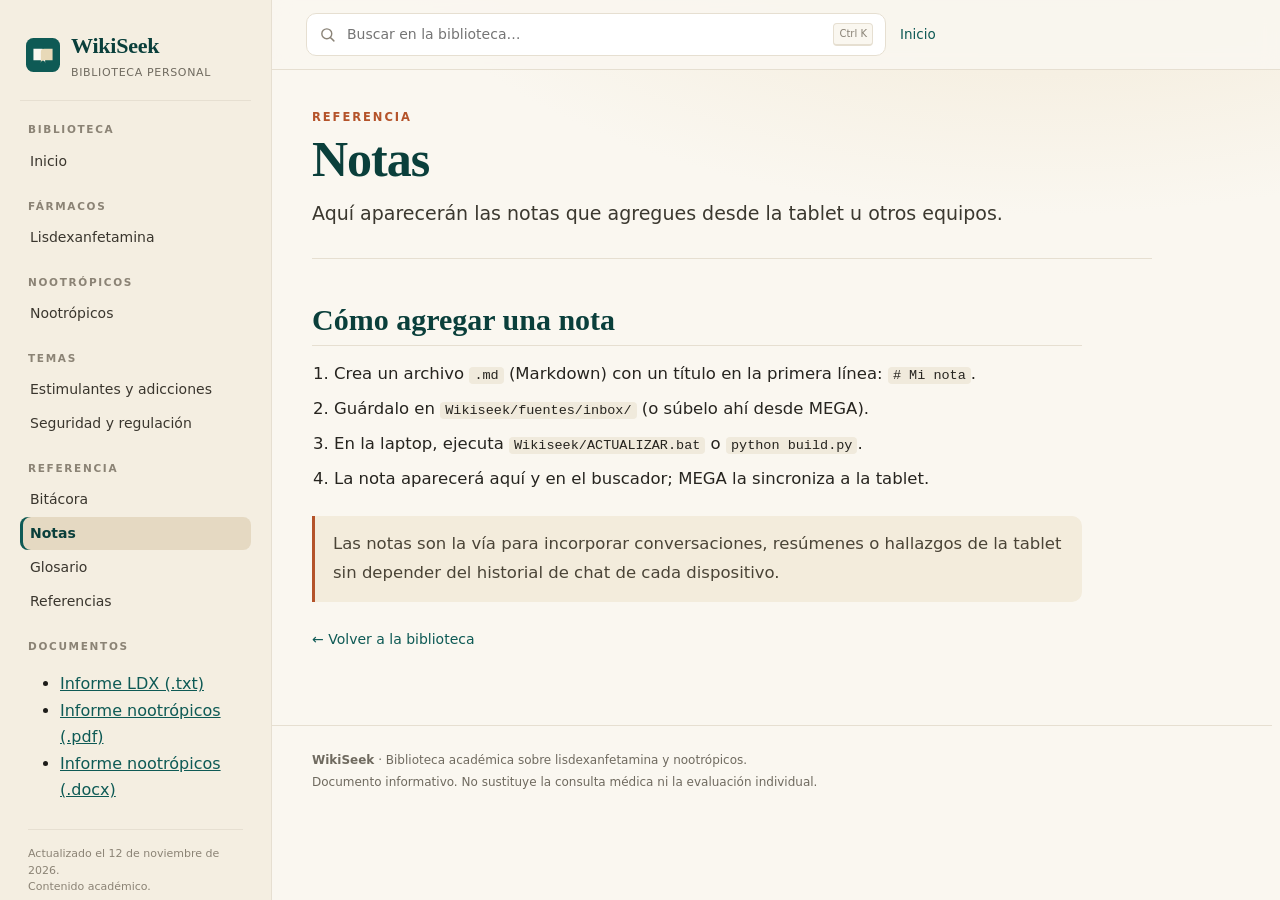
<file: articulos/notas.html>
<!doctype html>
<html lang="es">
<head>
<meta charset="utf-8">
<meta name="viewport" content="width=device-width, initial-scale=1">
<title>Notas · WikiSeek</title>
<meta name="description" content="Notas añadidas desde la carpeta de sincronización.">
<link rel="icon" href="data:image/svg+xml,%3Csvg xmlns='http://www.w3.org/2000/svg' viewBox='0 0 64 64'%3E%3Crect width='64' height='64' rx='14' fill='%230e5a55'/%3E%3Cpath d='M14 20h16c4 0 6 2 6 6v22c0-4-2-6-6-6H14z' fill='%23faf7f0'/%3E%3Cpath d='M50 20H34c-4 0-6 2-6 6v22c0-4 2-6 6-6h16z' fill='%23e8d9b8'/%3E%3C/svg%3E">
<link rel="stylesheet" href="../assets/style.css">
</head>
<body data-page="notas">
<a class="skip" href="#contenido">Saltar al contenido</a>
<div class="layout">
  <aside class="sidebar" id="sidebar">
    <a class="brand" href="../index.html">
      <span class="brand-mark" aria-hidden="true">
        <svg viewBox="0 0 64 64" width="34" height="34"><rect width="64" height="64" rx="14" fill="#0e5a55"/><path d="M14 20h16c4 0 6 2 6 6v22c0-4-2-6-6-6H14z" fill="#faf7f0"/><path d="M50 20H34c-4 0-6 2-6 6v22c0-4 2-6 6-6h16z" fill="#e8d9b8"/></svg>
      </span>
      <span><strong>WikiSeek</strong><small>Biblioteca personal</small></span>
    </a>
    <nav class="nav" aria-label="Navegación principal">
<p class="nav-label">Biblioteca</p><ul>
<li><a href="../index.html">Inicio</a></li>
</ul>
<p class="nav-label">Fármacos</p><ul>
<li><a href="../articulos/lisdexanfetamina.html">Lisdexanfetamina</a></li>
</ul>
<p class="nav-label">Nootrópicos</p><ul>
<li><a href="../articulos/nootropicos.html">Nootrópicos</a></li>
</ul>
<p class="nav-label">Temas</p><ul>
<li><a href="../articulos/adicciones.html">Estimulantes y adicciones</a></li>
<li><a href="../articulos/seguridad.html">Seguridad y regulación</a></li>
</ul>
<p class="nav-label">Referencia</p><ul>
<li><a href="../articulos/bitacora.html">Bitácora</a></li>
<li><a class="active" href="../articulos/notas.html">Notas</a></li>
<li><a href="../articulos/glosario.html">Glosario</a></li>
<li><a href="../articulos/referencias.html">Referencias</a></li>
</ul>
</nav>
<p class="nav-label">Documentos</p><ul class="docs">
<li><a href="../documentos/lisdexanfetamina.txt">Informe LDX (.txt)</a></li>
<li><a href="../documentos/nootropicos.pdf">Informe nootrópicos (.pdf)</a></li>
<li><a href="../documentos/nootropicos.docx">Informe nootrópicos (.docx)</a></li>
</ul>
    <p class="side-foot">Actualizado el 12 de noviembre de 2026.<br>Contenido académico.</p>
  </aside>
  <div class="main">
    <header class="topbar">
      <button class="menu-btn" id="menuBtn" aria-label="Abrir menú" aria-expanded="false">☰</button>
      <form class="search" role="search" action="../index.html" method="get">
        <svg viewBox="0 0 24 24" width="17" height="17" aria-hidden="true"><circle cx="11" cy="11" r="7" fill="none" stroke="currentColor" stroke-width="2"/><path d="M16.5 16.5 21 21" stroke="currentColor" stroke-width="2" stroke-linecap="round"/></svg>
        <input id="qTop" name="q" type="search" placeholder="Buscar en la biblioteca…" autocomplete="off" aria-label="Buscar">
        <kbd>Ctrl K</kbd>
      </form>
      <a class="toplink" href="../index.html">Inicio</a>
    </header>
    <main id="contenido" class="content">
      
<article class="article">
  <header class="art-head">
    <p class="kicker">Referencia</p>
    <h1>Notas</h1>
    <p class="lede">Aquí aparecerán las notas que agregues desde la tablet u otros equipos.</p>
  </header>
  <div class="prose">
    <h2>Cómo agregar una nota</h2>
    <ol>
      <li>Crea un archivo <code>.md</code> (Markdown) con un título en la primera línea: <code># Mi nota</code>.</li>
      <li>Guárdalo en <code>Wikiseek/fuentes/inbox/</code> (o súbelo ahí desde MEGA).</li>
      <li>En la laptop, ejecuta <code>Wikiseek/ACTUALIZAR.bat</code> o <code>python build.py</code>.</li>
      <li>La nota aparecerá aquí y en el buscador; MEGA la sincroniza a la tablet.</li>
    </ol>
    <blockquote><p>Las notas son la vía para incorporar conversaciones, resúmenes o hallazgos de la tablet sin depender del historial de chat de cada dispositivo.</p></blockquote>
  </div>
  <p class="back"><a href="../index.html">← Volver a la biblioteca</a></p>
</article>

    </main>
    <footer class="foot">
      <p><strong>WikiSeek</strong> · Biblioteca académica sobre lisdexanfetamina y nootrópicos.</p>
      <p>Documento informativo. No sustituye la consulta médica ni la evaluación individual.</p>
    </footer>
  </div>
</div>
<script src="../assets/search-data.js"></script>
<script src="../assets/search.js"></script>
</body>
</html>
</file>
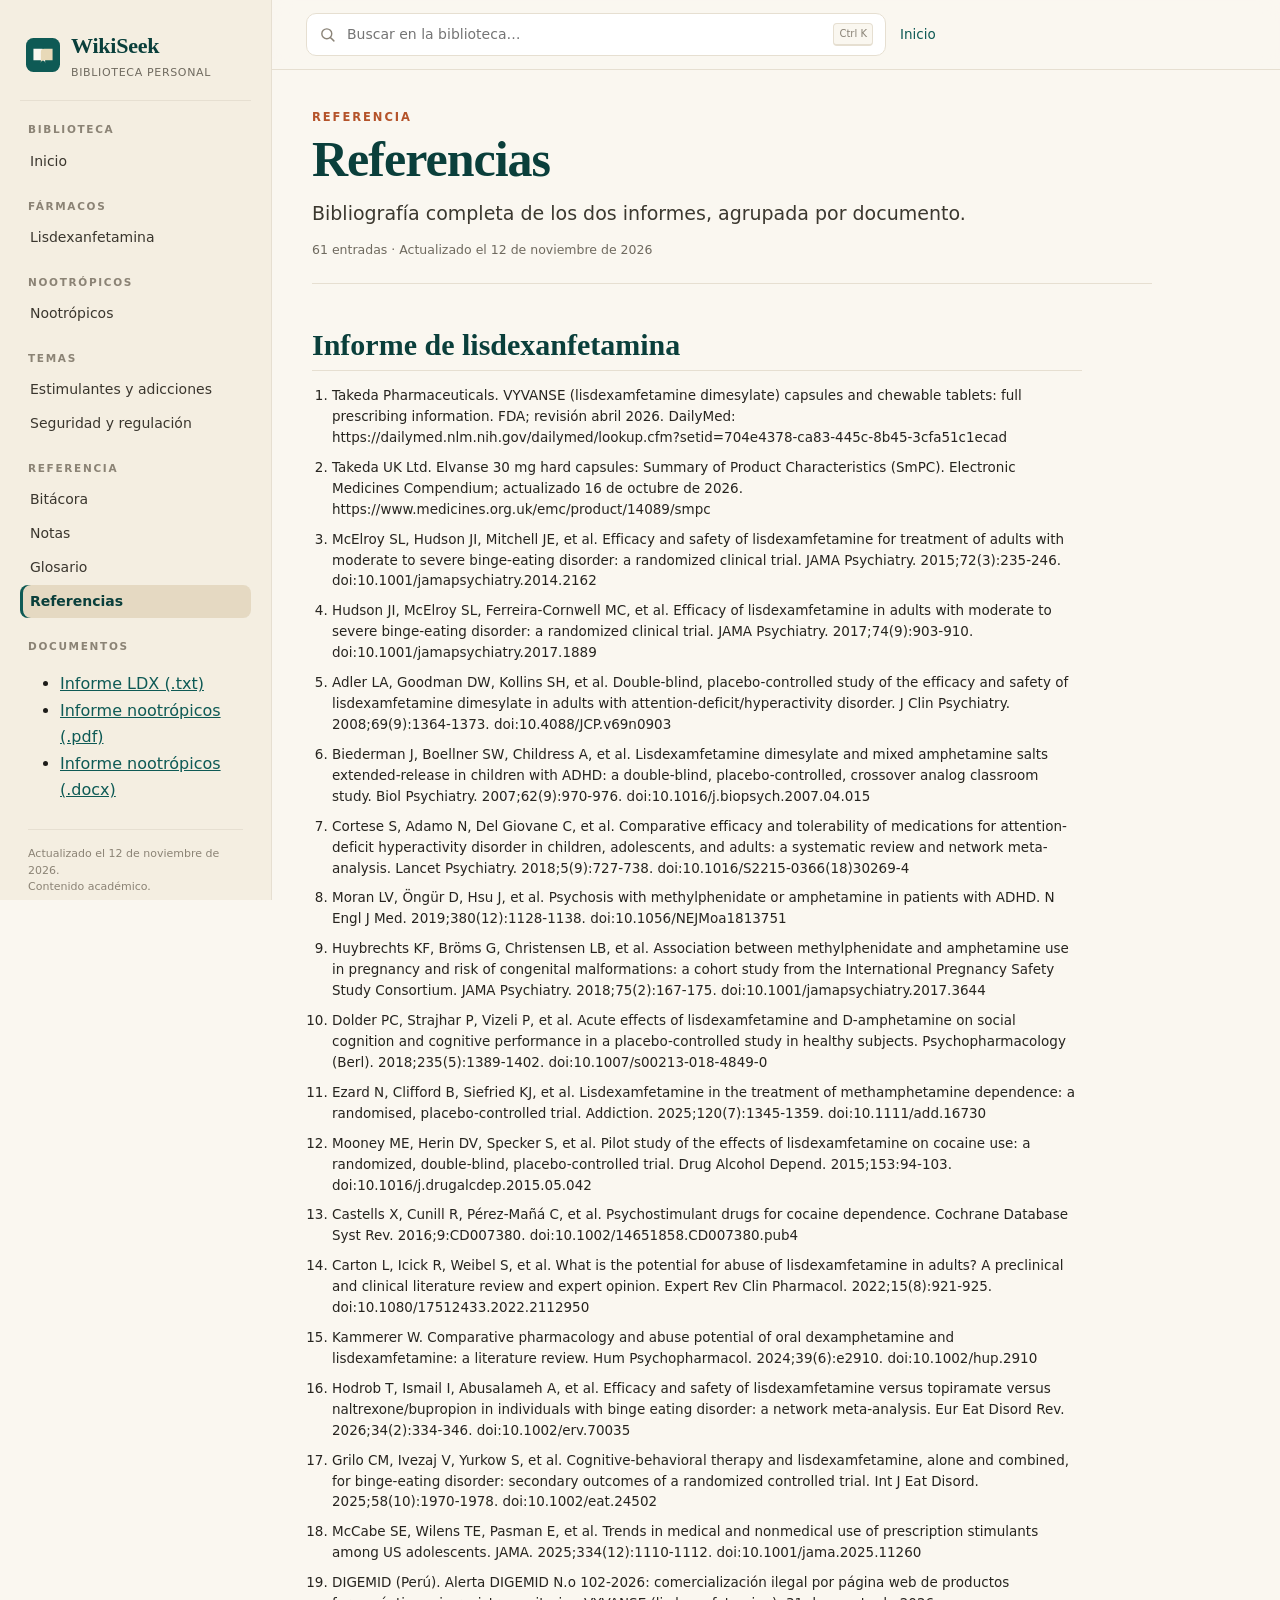
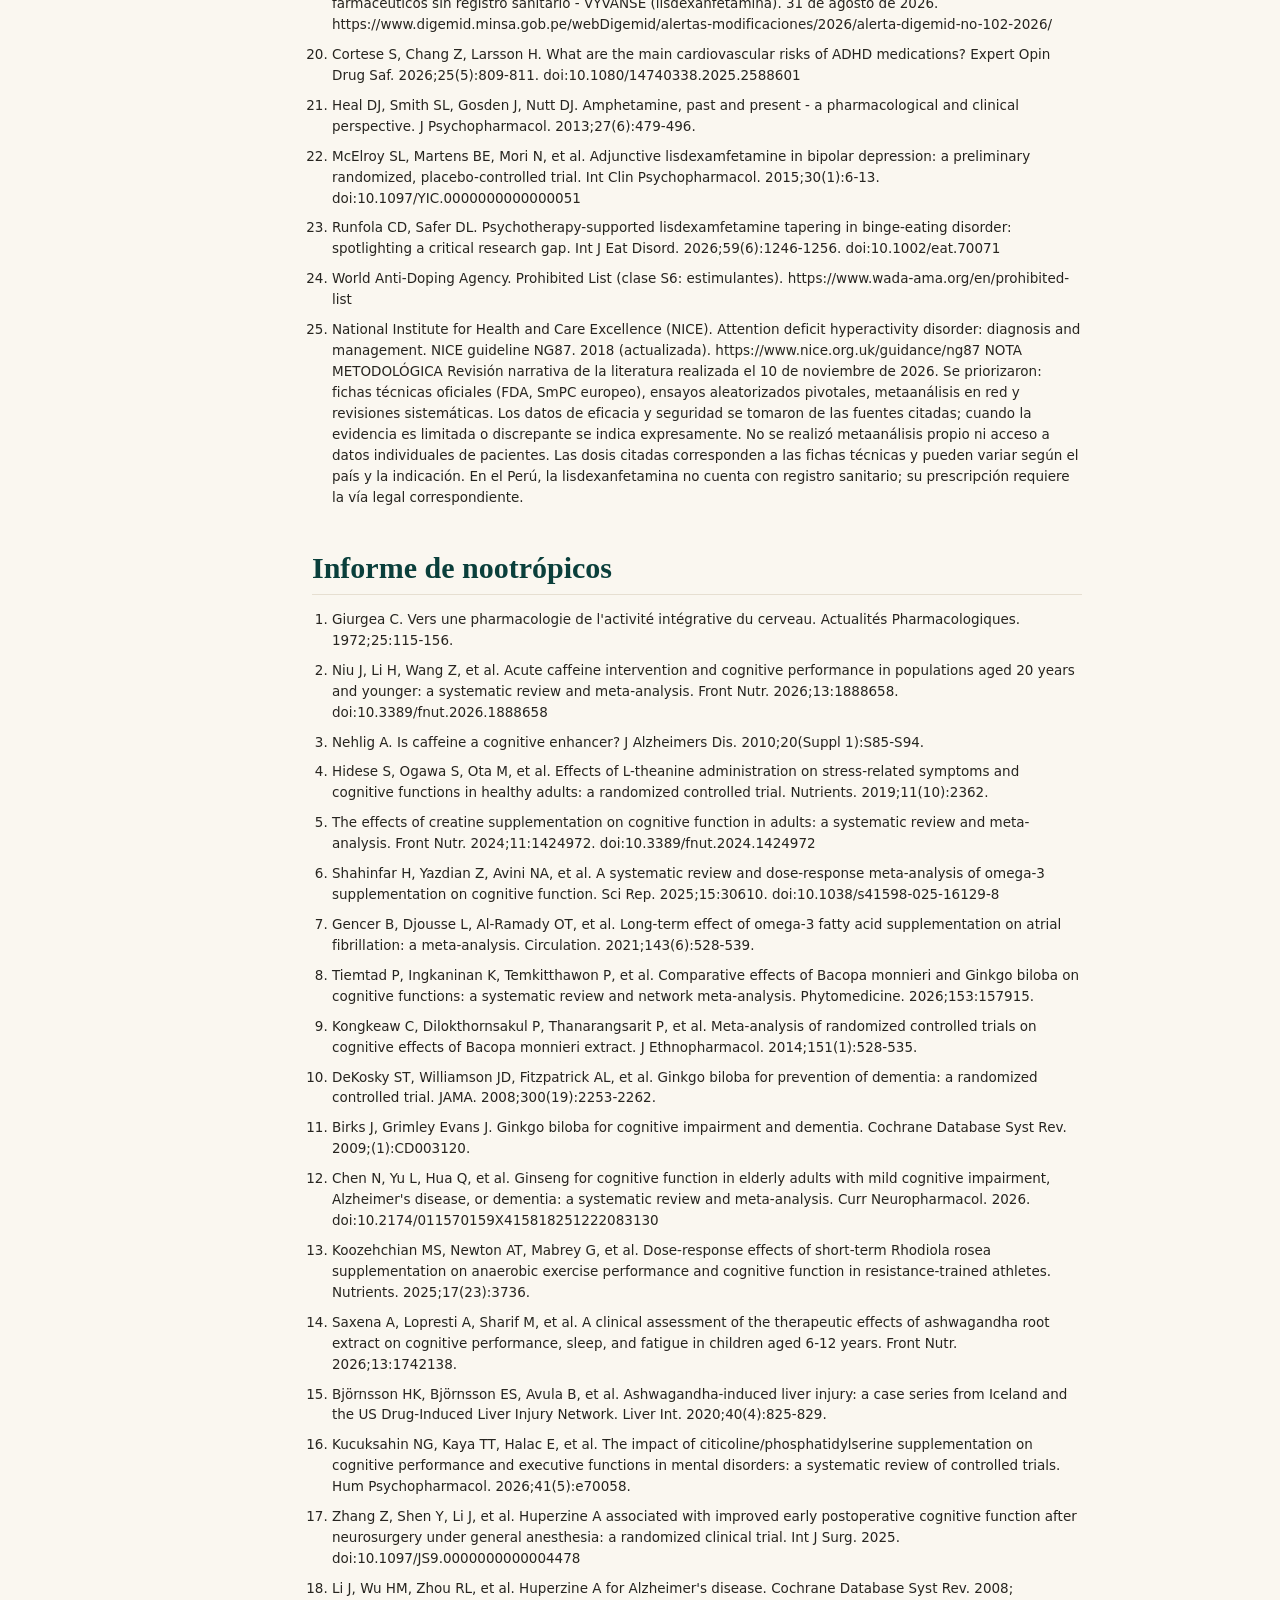
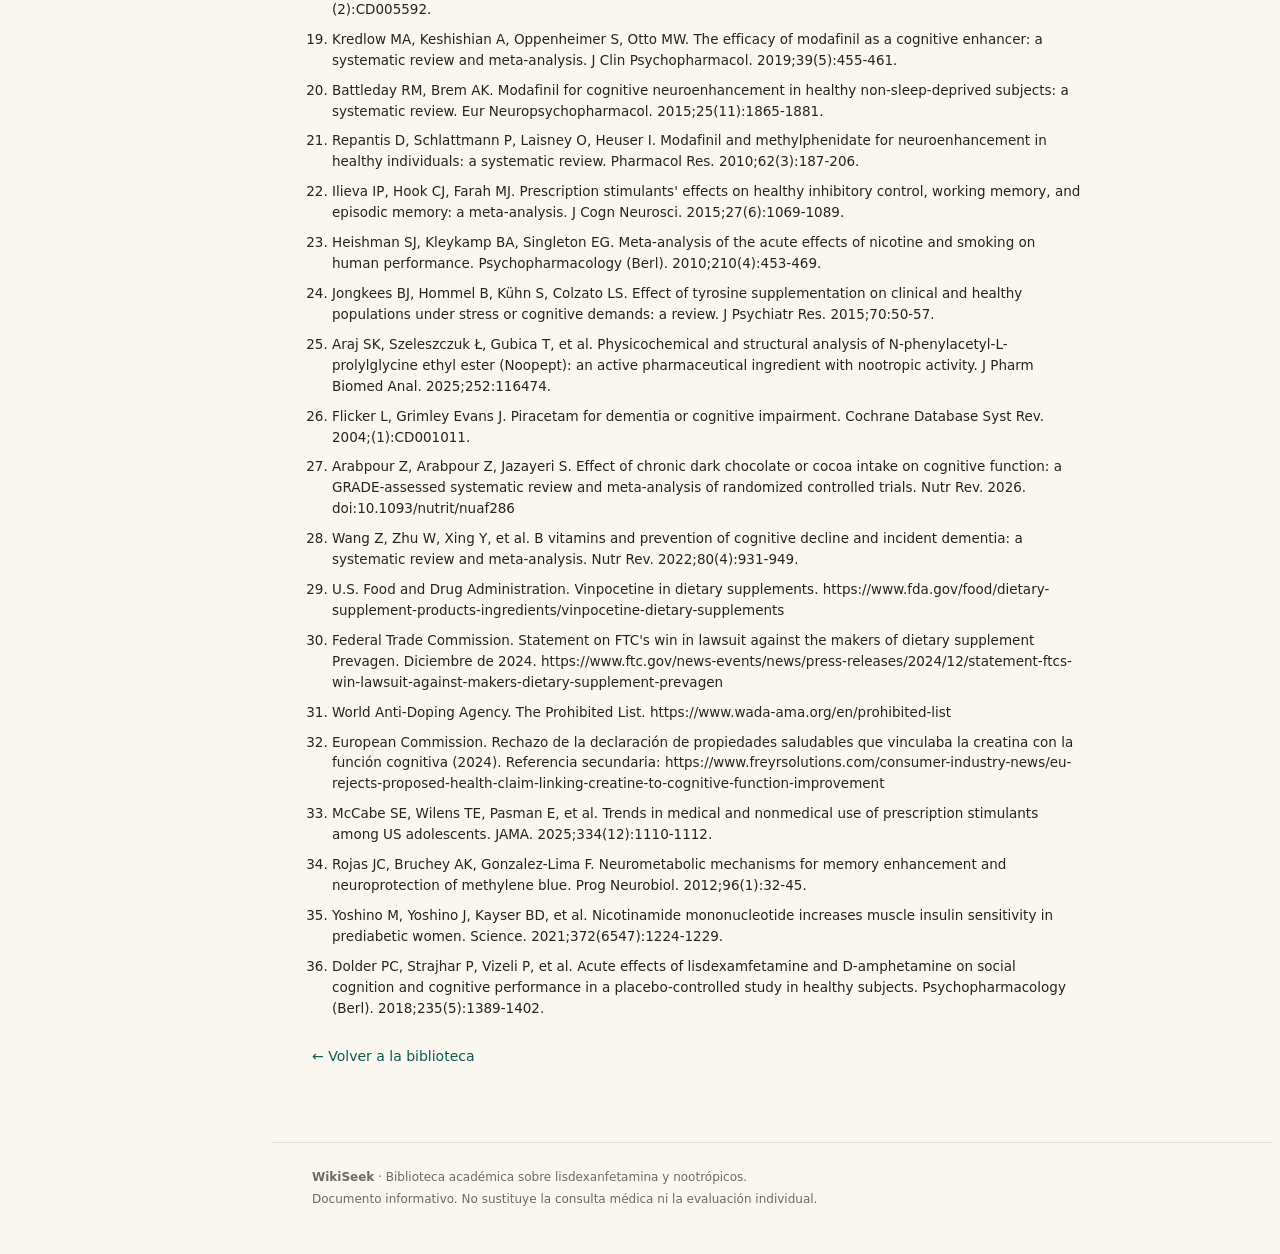
<file: articulos/referencias.html>
<!doctype html>
<html lang="es">
<head>
<meta charset="utf-8">
<meta name="viewport" content="width=device-width, initial-scale=1">
<title>Referencias · WikiSeek</title>
<meta name="description" content="Bibliografía completa de los informes de lisdexanfetamina y nootrópicos.">
<link rel="icon" href="data:image/svg+xml,%3Csvg xmlns='http://www.w3.org/2000/svg' viewBox='0 0 64 64'%3E%3Crect width='64' height='64' rx='14' fill='%230e5a55'/%3E%3Cpath d='M14 20h16c4 0 6 2 6 6v22c0-4-2-6-6-6H14z' fill='%23faf7f0'/%3E%3Cpath d='M50 20H34c-4 0-6 2-6 6v22c0-4 2-6 6-6h16z' fill='%23e8d9b8'/%3E%3C/svg%3E">
<link rel="stylesheet" href="../assets/style.css">
</head>
<body data-page="referencias">
<a class="skip" href="#contenido">Saltar al contenido</a>
<div class="layout">
  <aside class="sidebar" id="sidebar">
    <a class="brand" href="../index.html">
      <span class="brand-mark" aria-hidden="true">
        <svg viewBox="0 0 64 64" width="34" height="34"><rect width="64" height="64" rx="14" fill="#0e5a55"/><path d="M14 20h16c4 0 6 2 6 6v22c0-4-2-6-6-6H14z" fill="#faf7f0"/><path d="M50 20H34c-4 0-6 2-6 6v22c0-4 2-6 6-6h16z" fill="#e8d9b8"/></svg>
      </span>
      <span><strong>WikiSeek</strong><small>Biblioteca personal</small></span>
    </a>
    <nav class="nav" aria-label="Navegación principal">
<p class="nav-label">Biblioteca</p><ul>
<li><a href="../index.html">Inicio</a></li>
</ul>
<p class="nav-label">Fármacos</p><ul>
<li><a href="../articulos/lisdexanfetamina.html">Lisdexanfetamina</a></li>
</ul>
<p class="nav-label">Nootrópicos</p><ul>
<li><a href="../articulos/nootropicos.html">Nootrópicos</a></li>
</ul>
<p class="nav-label">Temas</p><ul>
<li><a href="../articulos/adicciones.html">Estimulantes y adicciones</a></li>
<li><a href="../articulos/seguridad.html">Seguridad y regulación</a></li>
</ul>
<p class="nav-label">Referencia</p><ul>
<li><a href="../articulos/bitacora.html">Bitácora</a></li>
<li><a href="../articulos/notas.html">Notas</a></li>
<li><a href="../articulos/glosario.html">Glosario</a></li>
<li><a class="active" href="../articulos/referencias.html">Referencias</a></li>
</ul>
</nav>
<p class="nav-label">Documentos</p><ul class="docs">
<li><a href="../documentos/lisdexanfetamina.txt">Informe LDX (.txt)</a></li>
<li><a href="../documentos/nootropicos.pdf">Informe nootrópicos (.pdf)</a></li>
<li><a href="../documentos/nootropicos.docx">Informe nootrópicos (.docx)</a></li>
</ul>
    <p class="side-foot">Actualizado el 12 de noviembre de 2026.<br>Contenido académico.</p>
  </aside>
  <div class="main">
    <header class="topbar">
      <button class="menu-btn" id="menuBtn" aria-label="Abrir menú" aria-expanded="false">☰</button>
      <form class="search" role="search" action="../index.html" method="get">
        <svg viewBox="0 0 24 24" width="17" height="17" aria-hidden="true"><circle cx="11" cy="11" r="7" fill="none" stroke="currentColor" stroke-width="2"/><path d="M16.5 16.5 21 21" stroke="currentColor" stroke-width="2" stroke-linecap="round"/></svg>
        <input id="qTop" name="q" type="search" placeholder="Buscar en la biblioteca…" autocomplete="off" aria-label="Buscar">
        <kbd>Ctrl K</kbd>
      </form>
      <a class="toplink" href="../index.html">Inicio</a>
    </header>
    <main id="contenido" class="content">
      <article class="article"><header class="art-head"><p class="kicker">Referencia</p><h1>Referencias</h1><p class="lede">Bibliografía completa de los dos informes, agrupada por documento.</p><p class="art-meta">61 entradas · Actualizado el 12 de noviembre de 2026</p></header><div class="prose"><h2 id="ldx">Informe de lisdexanfetamina</h2><ol class="refs"><li id="ldx-1">Takeda Pharmaceuticals. VYVANSE (lisdexamfetamine dimesylate) capsules and chewable tablets: full prescribing information. FDA; revisión abril 2026. DailyMed: https://dailymed.nlm.nih.gov/dailymed/lookup.cfm?setid=704e4378-ca83-445c-8b45-3cfa51c1ecad</li><li id="ldx-2">Takeda UK Ltd. Elvanse 30 mg hard capsules: Summary of Product Characteristics (SmPC). Electronic Medicines Compendium; actualizado 16 de octubre de 2026. https://www.medicines.org.uk/emc/product/14089/smpc</li><li id="ldx-3">McElroy SL, Hudson JI, Mitchell JE, et al. Efficacy and safety of lisdexamfetamine for treatment of adults with moderate to severe binge-eating disorder: a randomized clinical trial. JAMA Psychiatry. 2015;72(3):235-246. doi:10.1001/jamapsychiatry.2014.2162</li><li id="ldx-4">Hudson JI, McElroy SL, Ferreira-Cornwell MC, et al. Efficacy of lisdexamfetamine in adults with moderate to severe binge-eating disorder: a randomized clinical trial. JAMA Psychiatry. 2017;74(9):903-910. doi:10.1001/jamapsychiatry.2017.1889</li><li id="ldx-5">Adler LA, Goodman DW, Kollins SH, et al. Double-blind, placebo-controlled study of the efficacy and safety of lisdexamfetamine dimesylate in adults with attention-deficit/hyperactivity disorder. J Clin Psychiatry. 2008;69(9):1364-1373. doi:10.4088/JCP.v69n0903</li><li id="ldx-6">Biederman J, Boellner SW, Childress A, et al. Lisdexamfetamine dimesylate and mixed amphetamine salts extended-release in children with ADHD: a double-blind, placebo-controlled, crossover analog classroom study. Biol Psychiatry. 2007;62(9):970-976. doi:10.1016/j.biopsych.2007.04.015</li><li id="ldx-7">Cortese S, Adamo N, Del Giovane C, et al. Comparative efficacy and tolerability of medications for attention-deficit hyperactivity disorder in children, adolescents, and adults: a systematic review and network meta-analysis. Lancet Psychiatry. 2018;5(9):727-738. doi:10.1016/S2215-0366(18)30269-4</li><li id="ldx-8">Moran LV, Öngür D, Hsu J, et al. Psychosis with methylphenidate or amphetamine in patients with ADHD. N Engl J Med. 2019;380(12):1128-1138. doi:10.1056/NEJMoa1813751</li><li id="ldx-9">Huybrechts KF, Bröms G, Christensen LB, et al. Association between methylphenidate and amphetamine use in pregnancy and risk of congenital malformations: a cohort study from the International Pregnancy Safety Study Consortium. JAMA Psychiatry. 2018;75(2):167-175. doi:10.1001/jamapsychiatry.2017.3644</li><li id="ldx-10">Dolder PC, Strajhar P, Vizeli P, et al. Acute effects of lisdexamfetamine and D-amphetamine on social cognition and cognitive performance in a placebo-controlled study in healthy subjects. Psychopharmacology (Berl). 2018;235(5):1389-1402. doi:10.1007/s00213-018-4849-0</li><li id="ldx-11">Ezard N, Clifford B, Siefried KJ, et al. Lisdexamfetamine in the treatment of methamphetamine dependence: a randomised, placebo-controlled trial. Addiction. 2025;120(7):1345-1359. doi:10.1111/add.16730</li><li id="ldx-12">Mooney ME, Herin DV, Specker S, et al. Pilot study of the effects of lisdexamfetamine on cocaine use: a randomized, double-blind, placebo-controlled trial. Drug Alcohol Depend. 2015;153:94-103. doi:10.1016/j.drugalcdep.2015.05.042</li><li id="ldx-13">Castells X, Cunill R, Pérez-Mañá C, et al. Psychostimulant drugs for cocaine dependence. Cochrane Database Syst Rev. 2016;9:CD007380. doi:10.1002/14651858.CD007380.pub4</li><li id="ldx-14">Carton L, Icick R, Weibel S, et al. What is the potential for abuse of lisdexamfetamine in adults? A preclinical and clinical literature review and expert opinion. Expert Rev Clin Pharmacol. 2022;15(8):921-925. doi:10.1080/17512433.2022.2112950</li><li id="ldx-15">Kammerer W. Comparative pharmacology and abuse potential of oral dexamphetamine and lisdexamfetamine: a literature review. Hum Psychopharmacol. 2024;39(6):e2910. doi:10.1002/hup.2910</li><li id="ldx-16">Hodrob T, Ismail I, Abusalameh A, et al. Efficacy and safety of lisdexamfetamine versus topiramate versus naltrexone/bupropion in individuals with binge eating disorder: a network meta-analysis. Eur Eat Disord Rev. 2026;34(2):334-346. doi:10.1002/erv.70035</li><li id="ldx-17">Grilo CM, Ivezaj V, Yurkow S, et al. Cognitive-behavioral therapy and lisdexamfetamine, alone and combined, for binge-eating disorder: secondary outcomes of a randomized controlled trial. Int J Eat Disord. 2025;58(10):1970-1978. doi:10.1002/eat.24502</li><li id="ldx-18">McCabe SE, Wilens TE, Pasman E, et al. Trends in medical and nonmedical use of prescription stimulants among US adolescents. JAMA. 2025;334(12):1110-1112. doi:10.1001/jama.2025.11260</li><li id="ldx-19">DIGEMID (Perú). Alerta DIGEMID N.o 102-2026: comercialización ilegal por página web de productos farmacéuticos sin registro sanitario - VYVANSE (lisdexanfetamina). 31 de agosto de 2026. https://www.digemid.minsa.gob.pe/webDigemid/alertas-modificaciones/2026/alerta-digemid-no-102-2026/</li><li id="ldx-20">Cortese S, Chang Z, Larsson H. What are the main cardiovascular risks of ADHD medications? Expert Opin Drug Saf. 2026;25(5):809-811. doi:10.1080/14740338.2025.2588601</li><li id="ldx-21">Heal DJ, Smith SL, Gosden J, Nutt DJ. Amphetamine, past and present - a pharmacological and clinical perspective. J Psychopharmacol. 2013;27(6):479-496.</li><li id="ldx-22">McElroy SL, Martens BE, Mori N, et al. Adjunctive lisdexamfetamine in bipolar depression: a preliminary randomized, placebo-controlled trial. Int Clin Psychopharmacol. 2015;30(1):6-13. doi:10.1097/YIC.0000000000000051</li><li id="ldx-23">Runfola CD, Safer DL. Psychotherapy-supported lisdexamfetamine tapering in binge-eating disorder: spotlighting a critical research gap. Int J Eat Disord. 2026;59(6):1246-1256. doi:10.1002/eat.70071</li><li id="ldx-24">World Anti-Doping Agency. Prohibited List (clase S6: estimulantes). https://www.wada-ama.org/en/prohibited-list</li><li id="ldx-25">National Institute for Health and Care Excellence (NICE). Attention deficit hyperactivity disorder: diagnosis and management. NICE guideline NG87. 2018 (actualizada). https://www.nice.org.uk/guidance/ng87 NOTA METODOLÓGICA Revisión narrativa de la literatura realizada el 10 de noviembre de 2026. Se priorizaron: fichas técnicas oficiales (FDA, SmPC europeo), ensayos aleatorizados pivotales, metaanálisis en red y revisiones sistemáticas. Los datos de eficacia y seguridad se tomaron de las fuentes citadas; cuando la evidencia es limitada o discrepante se indica expresamente. No se realizó metaanálisis propio ni acceso a datos individuales de pacientes. Las dosis citadas corresponden a las fichas técnicas y pueden variar según el país y la indicación. En el Perú, la lisdexanfetamina no cuenta con registro sanitario; su prescripción requiere la vía legal correspondiente.</li></ol><h2 id="noo">Informe de nootrópicos</h2><ol class="refs"><li id="noo-1">Giurgea C. Vers une pharmacologie de l'activité intégrative du cerveau. Actualités Pharmacologiques. 1972;25:115-156.</li><li id="noo-2">Niu J, Li H, Wang Z, et al. Acute caffeine intervention and cognitive performance in populations aged 20 years and younger: a systematic review and meta-analysis. Front Nutr. 2026;13:1888658. doi:10.3389/fnut.2026.1888658</li><li id="noo-3">Nehlig A. Is caffeine a cognitive enhancer? J Alzheimers Dis. 2010;20(Suppl 1):S85-S94.</li><li id="noo-4">Hidese S, Ogawa S, Ota M, et al. Effects of L-theanine administration on stress-related symptoms and cognitive functions in healthy adults: a randomized controlled trial. Nutrients. 2019;11(10):2362.</li><li id="noo-5">The effects of creatine supplementation on cognitive function in adults: a systematic review and meta-analysis. Front Nutr. 2024;11:1424972. doi:10.3389/fnut.2024.1424972</li><li id="noo-6">Shahinfar H, Yazdian Z, Avini NA, et al. A systematic review and dose-response meta-analysis of omega-3 supplementation on cognitive function. Sci Rep. 2025;15:30610. doi:10.1038/s41598-025-16129-8</li><li id="noo-7">Gencer B, Djousse L, Al-Ramady OT, et al. Long-term effect of omega-3 fatty acid supplementation on atrial fibrillation: a meta-analysis. Circulation. 2021;143(6):528-539.</li><li id="noo-8">Tiemtad P, Ingkaninan K, Temkitthawon P, et al. Comparative effects of Bacopa monnieri and Ginkgo biloba on cognitive functions: a systematic review and network meta-analysis. Phytomedicine. 2026;153:157915.</li><li id="noo-9">Kongkeaw C, Dilokthornsakul P, Thanarangsarit P, et al. Meta-analysis of randomized controlled trials on cognitive effects of Bacopa monnieri extract. J Ethnopharmacol. 2014;151(1):528-535.</li><li id="noo-10">DeKosky ST, Williamson JD, Fitzpatrick AL, et al. Ginkgo biloba for prevention of dementia: a randomized controlled trial. JAMA. 2008;300(19):2253-2262.</li><li id="noo-11">Birks J, Grimley Evans J. Ginkgo biloba for cognitive impairment and dementia. Cochrane Database Syst Rev. 2009;(1):CD003120.</li><li id="noo-12">Chen N, Yu L, Hua Q, et al. Ginseng for cognitive function in elderly adults with mild cognitive impairment, Alzheimer's disease, or dementia: a systematic review and meta-analysis. Curr Neuropharmacol. 2026. doi:10.2174/011570159X415818251222083130</li><li id="noo-13">Koozehchian MS, Newton AT, Mabrey G, et al. Dose-response effects of short-term Rhodiola rosea supplementation on anaerobic exercise performance and cognitive function in resistance-trained athletes. Nutrients. 2025;17(23):3736.</li><li id="noo-14">Saxena A, Lopresti A, Sharif M, et al. A clinical assessment of the therapeutic effects of ashwagandha root extract on cognitive performance, sleep, and fatigue in children aged 6-12 years. Front Nutr. 2026;13:1742138.</li><li id="noo-15">Björnsson HK, Björnsson ES, Avula B, et al. Ashwagandha-induced liver injury: a case series from Iceland and the US Drug-Induced Liver Injury Network. Liver Int. 2020;40(4):825-829.</li><li id="noo-16">Kucuksahin NG, Kaya TT, Halac E, et al. The impact of citicoline/phosphatidylserine supplementation on cognitive performance and executive functions in mental disorders: a systematic review of controlled trials. Hum Psychopharmacol. 2026;41(5):e70058.</li><li id="noo-17">Zhang Z, Shen Y, Li J, et al. Huperzine A associated with improved early postoperative cognitive function after neurosurgery under general anesthesia: a randomized clinical trial. Int J Surg. 2025. doi:10.1097/JS9.0000000000004478</li><li id="noo-18">Li J, Wu HM, Zhou RL, et al. Huperzine A for Alzheimer's disease. Cochrane Database Syst Rev. 2008;(2):CD005592.</li><li id="noo-19">Kredlow MA, Keshishian A, Oppenheimer S, Otto MW. The efficacy of modafinil as a cognitive enhancer: a systematic review and meta-analysis. J Clin Psychopharmacol. 2019;39(5):455-461.</li><li id="noo-20">Battleday RM, Brem AK. Modafinil for cognitive neuroenhancement in healthy non-sleep-deprived subjects: a systematic review. Eur Neuropsychopharmacol. 2015;25(11):1865-1881.</li><li id="noo-21">Repantis D, Schlattmann P, Laisney O, Heuser I. Modafinil and methylphenidate for neuroenhancement in healthy individuals: a systematic review. Pharmacol Res. 2010;62(3):187-206.</li><li id="noo-22">Ilieva IP, Hook CJ, Farah MJ. Prescription stimulants' effects on healthy inhibitory control, working memory, and episodic memory: a meta-analysis. J Cogn Neurosci. 2015;27(6):1069-1089.</li><li id="noo-23">Heishman SJ, Kleykamp BA, Singleton EG. Meta-analysis of the acute effects of nicotine and smoking on human performance. Psychopharmacology (Berl). 2010;210(4):453-469.</li><li id="noo-24">Jongkees BJ, Hommel B, Kühn S, Colzato LS. Effect of tyrosine supplementation on clinical and healthy populations under stress or cognitive demands: a review. J Psychiatr Res. 2015;70:50-57.</li><li id="noo-25">Araj SK, Szeleszczuk Ł, Gubica T, et al. Physicochemical and structural analysis of N-phenylacetyl-L-prolylglycine ethyl ester (Noopept): an active pharmaceutical ingredient with nootropic activity. J Pharm Biomed Anal. 2025;252:116474.</li><li id="noo-26">Flicker L, Grimley Evans J. Piracetam for dementia or cognitive impairment. Cochrane Database Syst Rev. 2004;(1):CD001011.</li><li id="noo-27">Arabpour Z, Arabpour Z, Jazayeri S. Effect of chronic dark chocolate or cocoa intake on cognitive function: a GRADE-assessed systematic review and meta-analysis of randomized controlled trials. Nutr Rev. 2026. doi:10.1093/nutrit/nuaf286</li><li id="noo-28">Wang Z, Zhu W, Xing Y, et al. B vitamins and prevention of cognitive decline and incident dementia: a systematic review and meta-analysis. Nutr Rev. 2022;80(4):931-949.</li><li id="noo-29">U.S. Food and Drug Administration. Vinpocetine in dietary supplements. https://www.fda.gov/food/dietary-supplement-products-ingredients/vinpocetine-dietary-supplements</li><li id="noo-30">Federal Trade Commission. Statement on FTC's win in lawsuit against the makers of dietary supplement Prevagen. Diciembre de 2024. https://www.ftc.gov/news-events/news/press-releases/2024/12/statement-ftcs-win-lawsuit-against-makers-dietary-supplement-prevagen</li><li id="noo-31">World Anti-Doping Agency. The Prohibited List. https://www.wada-ama.org/en/prohibited-list</li><li id="noo-32">European Commission. Rechazo de la declaración de propiedades saludables que vinculaba la creatina con la función cognitiva (2024). Referencia secundaria: https://www.freyrsolutions.com/consumer-industry-news/eu-rejects-proposed-health-claim-linking-creatine-to-cognitive-function-improvement</li><li id="noo-33">McCabe SE, Wilens TE, Pasman E, et al. Trends in medical and nonmedical use of prescription stimulants among US adolescents. JAMA. 2025;334(12):1110-1112.</li><li id="noo-34">Rojas JC, Bruchey AK, Gonzalez-Lima F. Neurometabolic mechanisms for memory enhancement and neuroprotection of methylene blue. Prog Neurobiol. 2012;96(1):32-45.</li><li id="noo-35">Yoshino M, Yoshino J, Kayser BD, et al. Nicotinamide mononucleotide increases muscle insulin sensitivity in prediabetic women. Science. 2021;372(6547):1224-1229.</li><li id="noo-36">Dolder PC, Strajhar P, Vizeli P, et al. Acute effects of lisdexamfetamine and D-amphetamine on social cognition and cognitive performance in a placebo-controlled study in healthy subjects. Psychopharmacology (Berl). 2018;235(5):1389-1402.</li></ol></div><p class="back"><a href="../index.html">← Volver a la biblioteca</a></p></article>
    </main>
    <footer class="foot">
      <p><strong>WikiSeek</strong> · Biblioteca académica sobre lisdexanfetamina y nootrópicos.</p>
      <p>Documento informativo. No sustituye la consulta médica ni la evaluación individual.</p>
    </footer>
  </div>
</div>
<script src="../assets/search-data.js"></script>
<script src="../assets/search.js"></script>
</body>
</html>
</file>
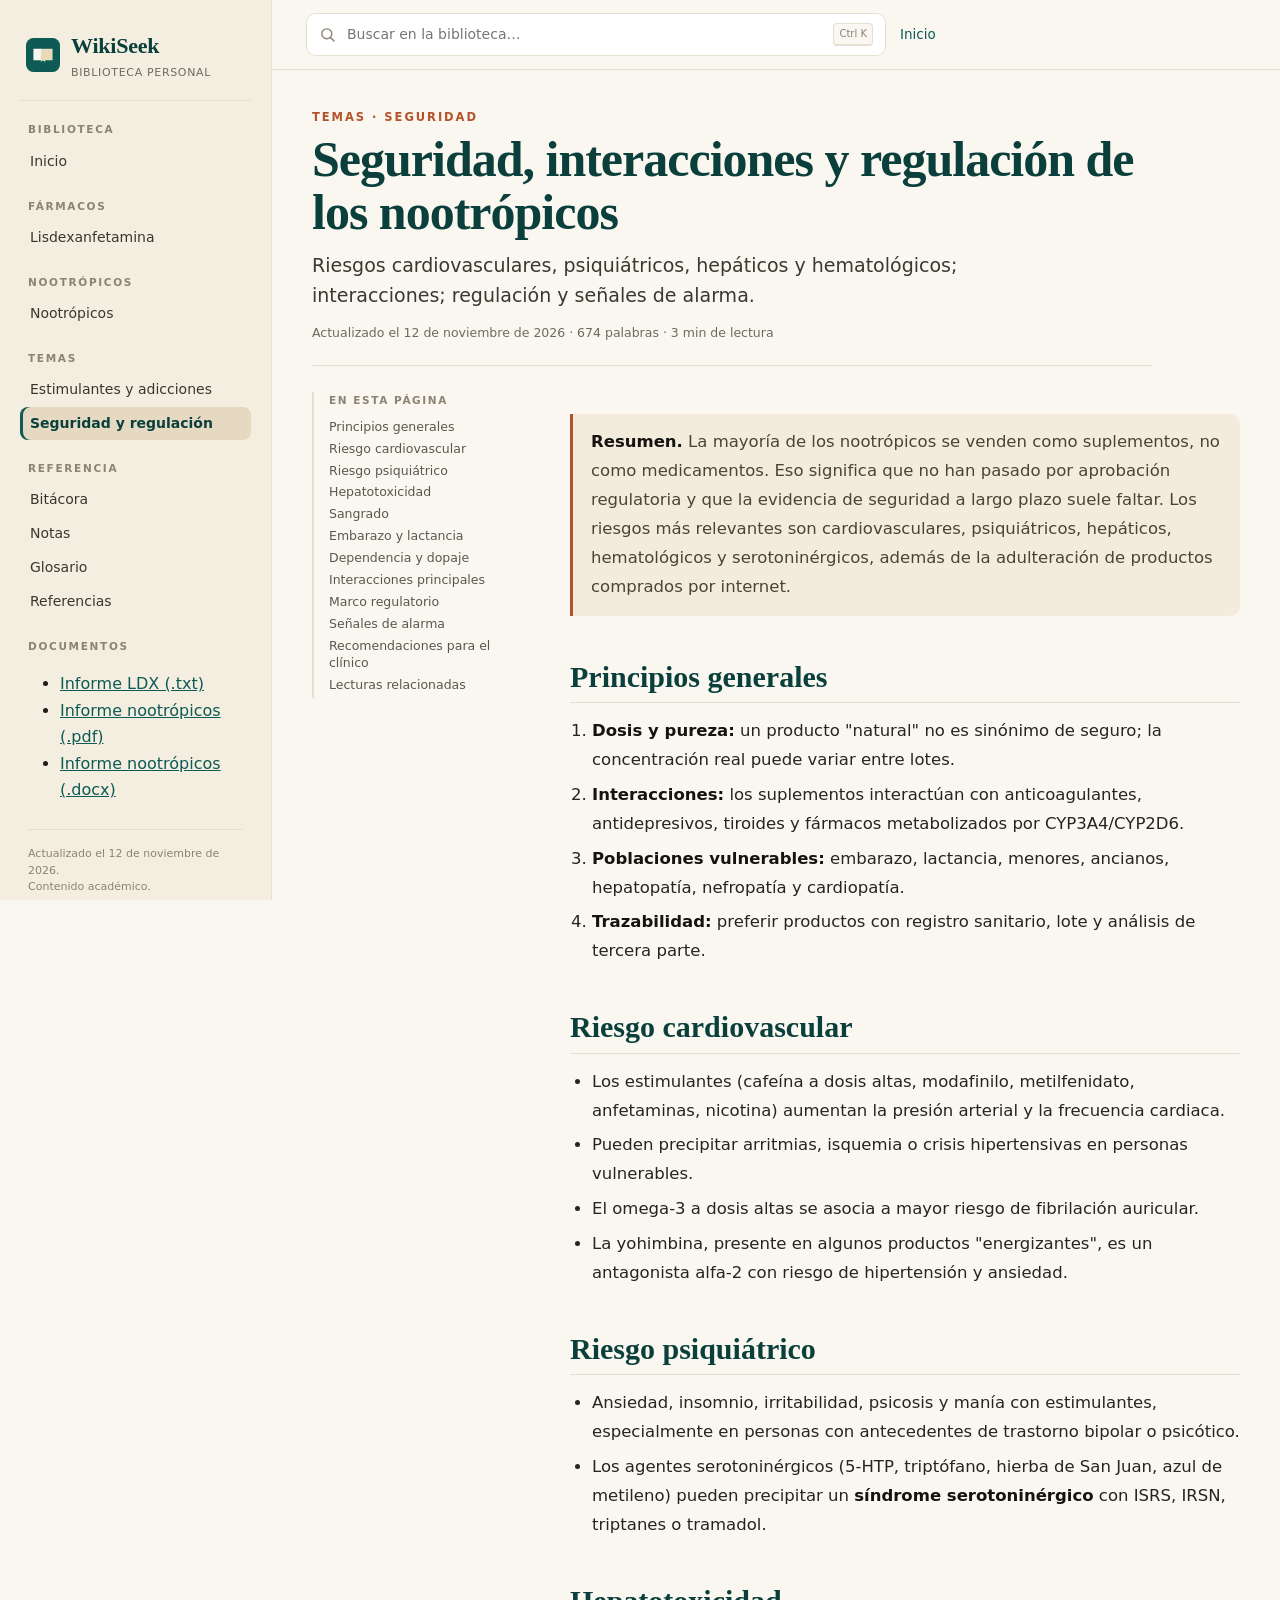
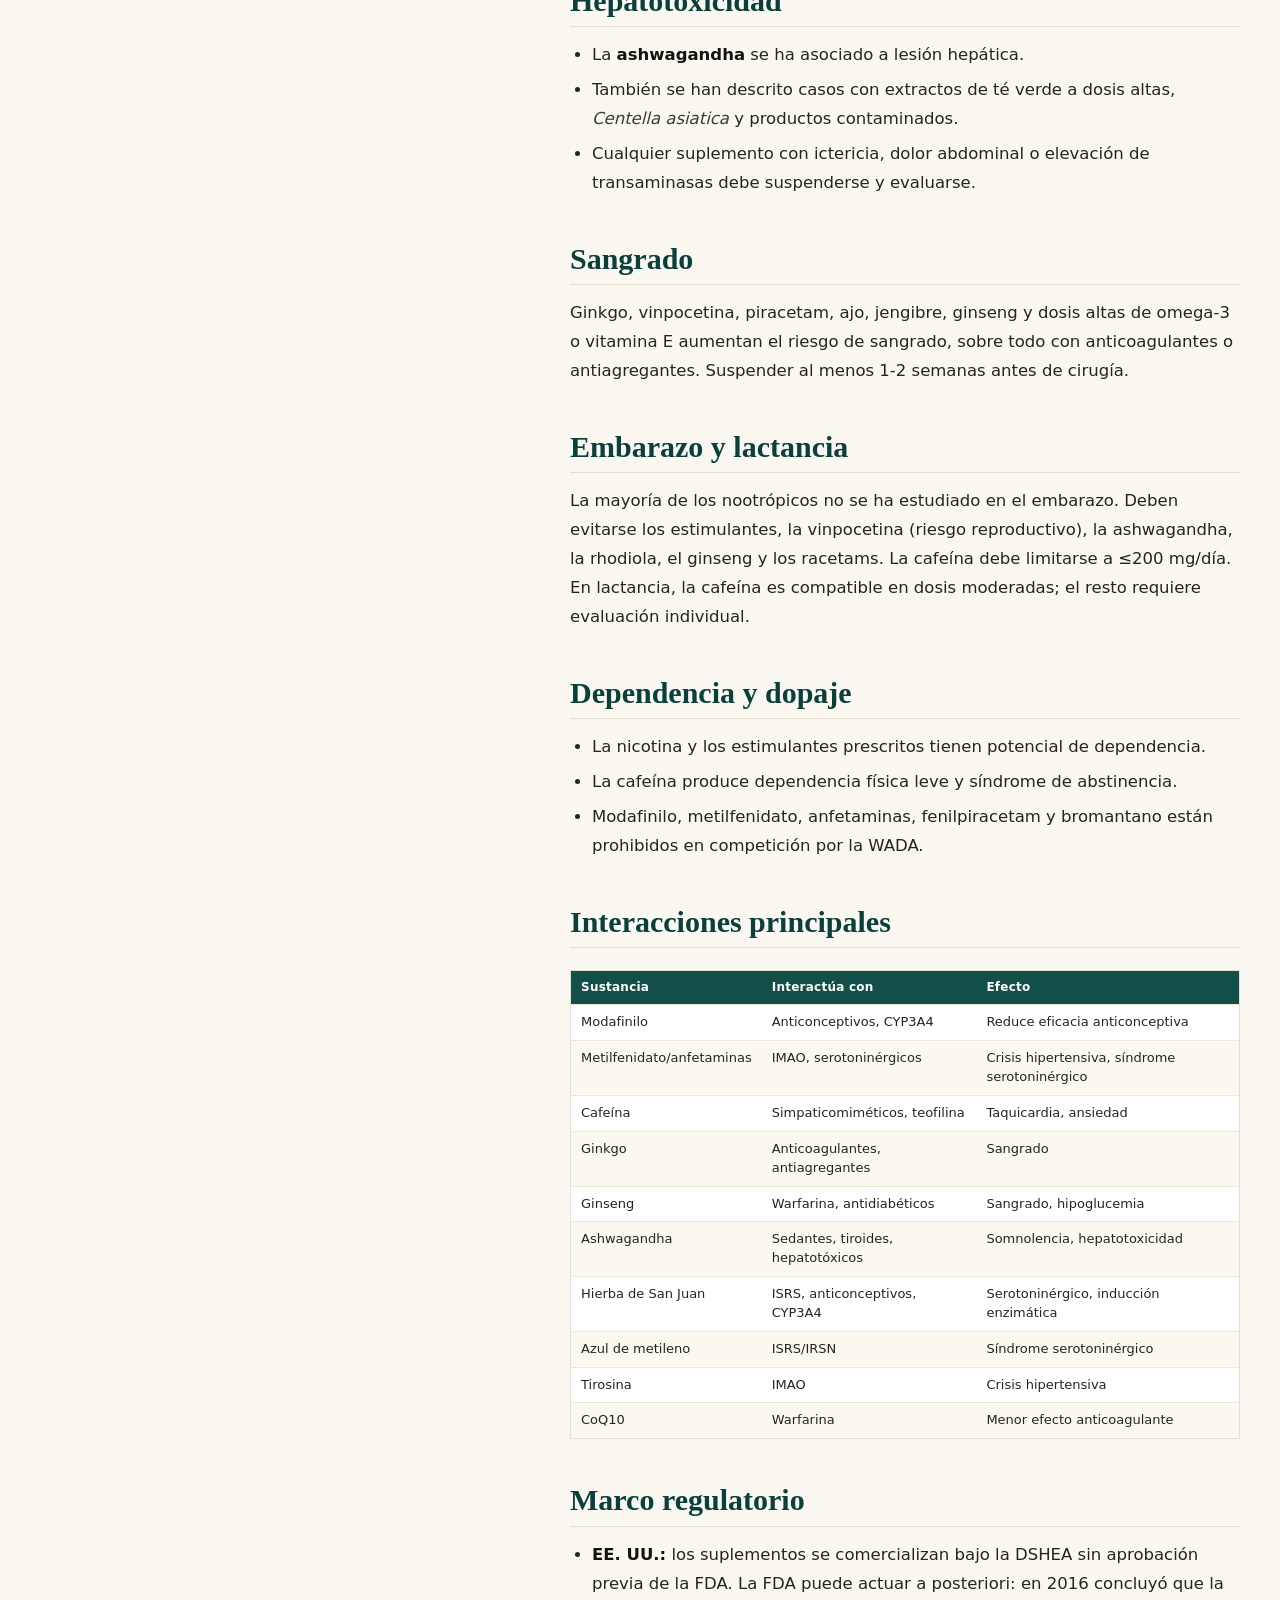
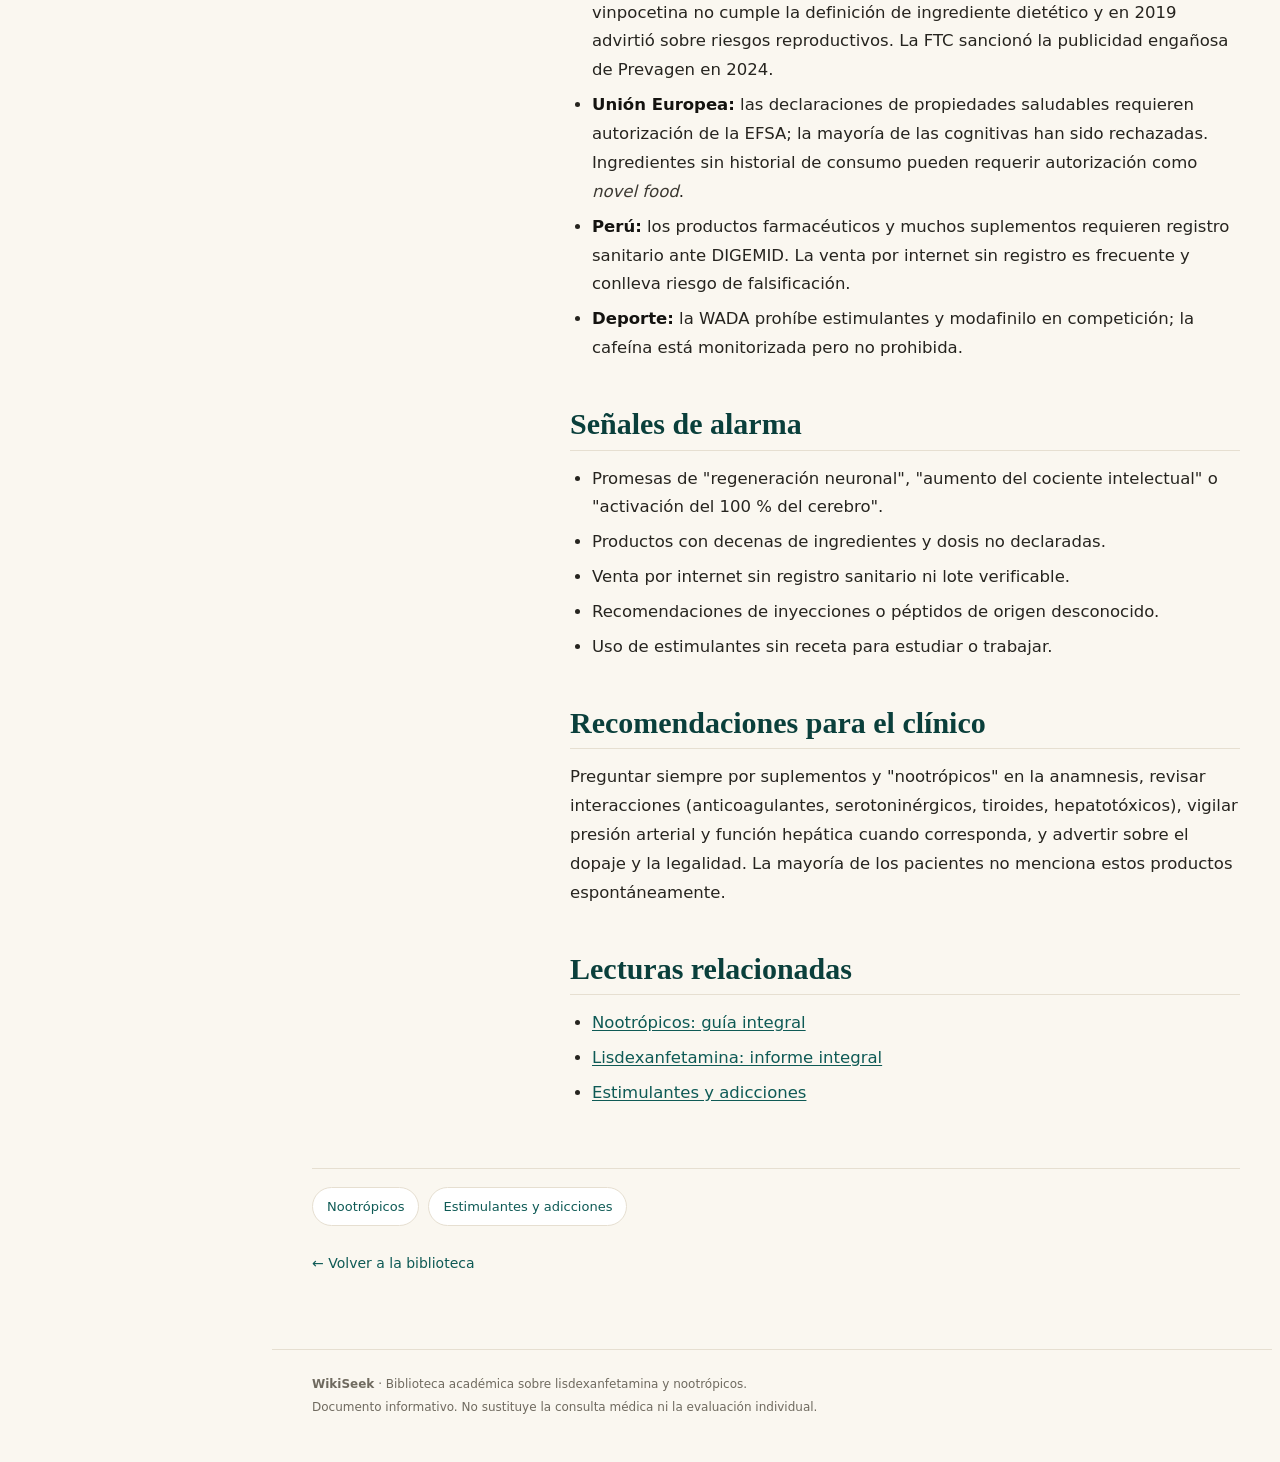
<file: articulos/seguridad.html>
<!doctype html>
<html lang="es">
<head>
<meta charset="utf-8">
<meta name="viewport" content="width=device-width, initial-scale=1">
<title>Seguridad, interacciones y regulación de los nootrópicos · WikiSeek</title>
<meta name="description" content="Riesgos cardiovasculares, psiquiátricos, hepáticos y hematológicos; interacciones; regulación y señales de alarma.">
<link rel="icon" href="data:image/svg+xml,%3Csvg xmlns='http://www.w3.org/2000/svg' viewBox='0 0 64 64'%3E%3Crect width='64' height='64' rx='14' fill='%230e5a55'/%3E%3Cpath d='M14 20h16c4 0 6 2 6 6v22c0-4-2-6-6-6H14z' fill='%23faf7f0'/%3E%3Cpath d='M50 20H34c-4 0-6 2-6 6v22c0-4 2-6 6-6h16z' fill='%23e8d9b8'/%3E%3C/svg%3E">
<link rel="stylesheet" href="../assets/style.css">
</head>
<body data-page="seguridad">
<a class="skip" href="#contenido">Saltar al contenido</a>
<div class="layout">
  <aside class="sidebar" id="sidebar">
    <a class="brand" href="../index.html">
      <span class="brand-mark" aria-hidden="true">
        <svg viewBox="0 0 64 64" width="34" height="34"><rect width="64" height="64" rx="14" fill="#0e5a55"/><path d="M14 20h16c4 0 6 2 6 6v22c0-4-2-6-6-6H14z" fill="#faf7f0"/><path d="M50 20H34c-4 0-6 2-6 6v22c0-4 2-6 6-6h16z" fill="#e8d9b8"/></svg>
      </span>
      <span><strong>WikiSeek</strong><small>Biblioteca personal</small></span>
    </a>
    <nav class="nav" aria-label="Navegación principal">
<p class="nav-label">Biblioteca</p><ul>
<li><a href="../index.html">Inicio</a></li>
</ul>
<p class="nav-label">Fármacos</p><ul>
<li><a href="../articulos/lisdexanfetamina.html">Lisdexanfetamina</a></li>
</ul>
<p class="nav-label">Nootrópicos</p><ul>
<li><a href="../articulos/nootropicos.html">Nootrópicos</a></li>
</ul>
<p class="nav-label">Temas</p><ul>
<li><a href="../articulos/adicciones.html">Estimulantes y adicciones</a></li>
<li><a class="active" href="../articulos/seguridad.html">Seguridad y regulación</a></li>
</ul>
<p class="nav-label">Referencia</p><ul>
<li><a href="../articulos/bitacora.html">Bitácora</a></li>
<li><a href="../articulos/notas.html">Notas</a></li>
<li><a href="../articulos/glosario.html">Glosario</a></li>
<li><a href="../articulos/referencias.html">Referencias</a></li>
</ul>
</nav>
<p class="nav-label">Documentos</p><ul class="docs">
<li><a href="../documentos/lisdexanfetamina.txt">Informe LDX (.txt)</a></li>
<li><a href="../documentos/nootropicos.pdf">Informe nootrópicos (.pdf)</a></li>
<li><a href="../documentos/nootropicos.docx">Informe nootrópicos (.docx)</a></li>
</ul>
    <p class="side-foot">Actualizado el 12 de noviembre de 2026.<br>Contenido académico.</p>
  </aside>
  <div class="main">
    <header class="topbar">
      <button class="menu-btn" id="menuBtn" aria-label="Abrir menú" aria-expanded="false">☰</button>
      <form class="search" role="search" action="../index.html" method="get">
        <svg viewBox="0 0 24 24" width="17" height="17" aria-hidden="true"><circle cx="11" cy="11" r="7" fill="none" stroke="currentColor" stroke-width="2"/><path d="M16.5 16.5 21 21" stroke="currentColor" stroke-width="2" stroke-linecap="round"/></svg>
        <input id="qTop" name="q" type="search" placeholder="Buscar en la biblioteca…" autocomplete="off" aria-label="Buscar">
        <kbd>Ctrl K</kbd>
      </form>
      <a class="toplink" href="../index.html">Inicio</a>
    </header>
    <main id="contenido" class="content">
      
<article class="article">
  <header class="art-head">
    <p class="kicker">Temas · Seguridad</p>
    <h1>Seguridad, interacciones y regulación de los nootrópicos</h1>
    <p class="lede">Riesgos cardiovasculares, psiquiátricos, hepáticos y hematológicos; interacciones; regulación y señales de alarma.</p>
    <p class="art-meta">Actualizado el 12 de noviembre de 2026 · 674 palabras · 3 min de lectura</p>
  </header>
  <div class="art-grid">
    <aside class="toc"><p class="toc-title">En esta página</p><ol>
<li class="lvl-2"><a href="#principios-generales">Principios generales</a></li>
<li class="lvl-2"><a href="#riesgo-cardiovascular">Riesgo cardiovascular</a></li>
<li class="lvl-2"><a href="#riesgo-psiquiatrico">Riesgo psiquiátrico</a></li>
<li class="lvl-2"><a href="#hepatotoxicidad">Hepatotoxicidad</a></li>
<li class="lvl-2"><a href="#sangrado">Sangrado</a></li>
<li class="lvl-2"><a href="#embarazo-y-lactancia">Embarazo y lactancia</a></li>
<li class="lvl-2"><a href="#dependencia-y-dopaje">Dependencia y dopaje</a></li>
<li class="lvl-2"><a href="#interacciones-principales">Interacciones principales</a></li>
<li class="lvl-2"><a href="#marco-regulatorio">Marco regulatorio</a></li>
<li class="lvl-2"><a href="#senales-de-alarma">Señales de alarma</a></li>
<li class="lvl-2"><a href="#recomendaciones-para-el-clinico">Recomendaciones para el clínico</a></li>
<li class="lvl-2"><a href="#lecturas-relacionadas">Lecturas relacionadas</a></li>
</ol></aside>
    <div class="prose" id="prose">
<blockquote><p><strong>Resumen.</strong> La mayoría de los nootrópicos se venden como suplementos, no como medicamentos. Eso significa que no han pasado por aprobación regulatoria y que la evidencia de seguridad a largo plazo suele faltar. Los riesgos más relevantes son cardiovasculares, psiquiátricos, hepáticos, hematológicos y serotoninérgicos, además de la adulteración de productos comprados por internet.</p></blockquote>
<h2 id="principios-generales">Principios generales</h2>
<ol><li><strong>Dosis y pureza:</strong> un producto "natural" no es sinónimo de seguro; la concentración real puede variar entre lotes.</li><li><strong>Interacciones:</strong> los suplementos interactúan con anticoagulantes, antidepresivos, tiroides y fármacos metabolizados por CYP3A4/CYP2D6.</li><li><strong>Poblaciones vulnerables:</strong> embarazo, lactancia, menores, ancianos, hepatopatía, nefropatía y cardiopatía.</li><li><strong>Trazabilidad:</strong> preferir productos con registro sanitario, lote y análisis de tercera parte.</li></ol>
<h2 id="riesgo-cardiovascular">Riesgo cardiovascular</h2>
<ul><li>Los estimulantes (cafeína a dosis altas, modafinilo, metilfenidato, anfetaminas, nicotina) aumentan la presión arterial y la frecuencia cardiaca.</li><li>Pueden precipitar arritmias, isquemia o crisis hipertensivas en personas vulnerables.</li><li>El omega-3 a dosis altas se asocia a mayor riesgo de fibrilación auricular.</li><li>La yohimbina, presente en algunos productos "energizantes", es un antagonista alfa-2 con riesgo de hipertensión y ansiedad.</li></ul>
<h2 id="riesgo-psiquiatrico">Riesgo psiquiátrico</h2>
<ul><li>Ansiedad, insomnio, irritabilidad, psicosis y manía con estimulantes, especialmente en personas con antecedentes de trastorno bipolar o psicótico.</li><li>Los agentes serotoninérgicos (5-HTP, triptófano, hierba de San Juan, azul de metileno) pueden precipitar un <strong>síndrome serotoninérgico</strong> con ISRS, IRSN, triptanes o tramadol.</li></ul>
<h2 id="hepatotoxicidad">Hepatotoxicidad</h2>
<ul><li>La <strong>ashwagandha</strong> se ha asociado a lesión hepática.</li><li>También se han descrito casos con extractos de té verde a dosis altas, <em>Centella asiatica</em> y productos contaminados.</li><li>Cualquier suplemento con ictericia, dolor abdominal o elevación de transaminasas debe suspenderse y evaluarse.</li></ul>
<h2 id="sangrado">Sangrado</h2>
<p>Ginkgo, vinpocetina, piracetam, ajo, jengibre, ginseng y dosis altas de omega-3 o vitamina E aumentan el riesgo de sangrado, sobre todo con anticoagulantes o antiagregantes. Suspender al menos 1-2 semanas antes de cirugía.</p>
<h2 id="embarazo-y-lactancia">Embarazo y lactancia</h2>
<p>La mayoría de los nootrópicos no se ha estudiado en el embarazo. Deben evitarse los estimulantes, la vinpocetina (riesgo reproductivo), la ashwagandha, la rhodiola, el ginseng y los racetams. La cafeína debe limitarse a ≤200 mg/día. En lactancia, la cafeína es compatible en dosis moderadas; el resto requiere evaluación individual.</p>
<h2 id="dependencia-y-dopaje">Dependencia y dopaje</h2>
<ul><li>La nicotina y los estimulantes prescritos tienen potencial de dependencia.</li><li>La cafeína produce dependencia física leve y síndrome de abstinencia.</li><li>Modafinilo, metilfenidato, anfetaminas, fenilpiracetam y bromantano están prohibidos en competición por la WADA.</li></ul>
<h2 id="interacciones-principales">Interacciones principales</h2>
<div class="tabla-wrap"><table class="data">
<thead><tr><th>Sustancia</th><th>Interactúa con</th><th>Efecto</th></tr></thead><tbody>
<tr><td>Modafinilo</td><td>Anticonceptivos, CYP3A4</td><td>Reduce eficacia anticonceptiva</td></tr>
<tr><td>Metilfenidato/anfetaminas</td><td>IMAO, serotoninérgicos</td><td>Crisis hipertensiva, síndrome serotoninérgico</td></tr>
<tr><td>Cafeína</td><td>Simpaticomiméticos, teofilina</td><td>Taquicardia, ansiedad</td></tr>
<tr><td>Ginkgo</td><td>Anticoagulantes, antiagregantes</td><td>Sangrado</td></tr>
<tr><td>Ginseng</td><td>Warfarina, antidiabéticos</td><td>Sangrado, hipoglucemia</td></tr>
<tr><td>Ashwagandha</td><td>Sedantes, tiroides, hepatotóxicos</td><td>Somnolencia, hepatotoxicidad</td></tr>
<tr><td>Hierba de San Juan</td><td>ISRS, anticonceptivos, CYP3A4</td><td>Serotoninérgico, inducción enzimática</td></tr>
<tr><td>Azul de metileno</td><td>ISRS/IRSN</td><td>Síndrome serotoninérgico</td></tr>
<tr><td>Tirosina</td><td>IMAO</td><td>Crisis hipertensiva</td></tr>
<tr><td>CoQ10</td><td>Warfarina</td><td>Menor efecto anticoagulante</td></tr>
</tbody></table></div>
<h2 id="marco-regulatorio">Marco regulatorio</h2>
<ul><li><strong>EE. UU.:</strong> los suplementos se comercializan bajo la DSHEA sin aprobación previa de la FDA. La FDA puede actuar a posteriori: en 2016 concluyó que la vinpocetina no cumple la definición de ingrediente dietético y en 2019 advirtió sobre riesgos reproductivos. La FTC sancionó la publicidad engañosa de Prevagen en 2024.</li><li><strong>Unión Europea:</strong> las declaraciones de propiedades saludables requieren autorización de la EFSA; la mayoría de las cognitivas han sido rechazadas. Ingredientes sin historial de consumo pueden requerir autorización como <em>novel food</em>.</li><li><strong>Perú:</strong> los productos farmacéuticos y muchos suplementos requieren registro sanitario ante DIGEMID. La venta por internet sin registro es frecuente y conlleva riesgo de falsificación.</li><li><strong>Deporte:</strong> la WADA prohíbe estimulantes y modafinilo en competición; la cafeína está monitorizada pero no prohibida.</li></ul>
<h2 id="senales-de-alarma">Señales de alarma</h2>
<ul><li>Promesas de "regeneración neuronal", "aumento del cociente intelectual" o "activación del 100 % del cerebro".</li><li>Productos con decenas de ingredientes y dosis no declaradas.</li><li>Venta por internet sin registro sanitario ni lote verificable.</li><li>Recomendaciones de inyecciones o péptidos de origen desconocido.</li><li>Uso de estimulantes sin receta para estudiar o trabajar.</li></ul>
<h2 id="recomendaciones-para-el-clinico">Recomendaciones para el clínico</h2>
<p>Preguntar siempre por suplementos y "nootrópicos" en la anamnesis, revisar interacciones (anticoagulantes, serotoninérgicos, tiroides, hepatotóxicos), vigilar presión arterial y función hepática cuando corresponda, y advertir sobre el dopaje y la legalidad. La mayoría de los pacientes no menciona estos productos espontáneamente.</p>
<h2 id="lecturas-relacionadas">Lecturas relacionadas</h2>
<ul><li><a href="../articulos/nootropicos.html">Nootrópicos: guía integral</a></li><li><a href="../articulos/lisdexanfetamina.html">Lisdexanfetamina: informe integral</a></li><li><a href="../articulos/adicciones.html">Estimulantes y adicciones</a></li></ul>
    </div>
  </div>
  <div class="related"><a href="nootropicos.html">Nootrópicos</a><a href="adicciones.html">Estimulantes y adicciones</a></div>
  <p class="back"><a href="../index.html">← Volver a la biblioteca</a></p>
</article>

    </main>
    <footer class="foot">
      <p><strong>WikiSeek</strong> · Biblioteca académica sobre lisdexanfetamina y nootrópicos.</p>
      <p>Documento informativo. No sustituye la consulta médica ni la evaluación individual.</p>
    </footer>
  </div>
</div>
<script src="../assets/search-data.js"></script>
<script src="../assets/search.js"></script>
</body>
</html>
</file>
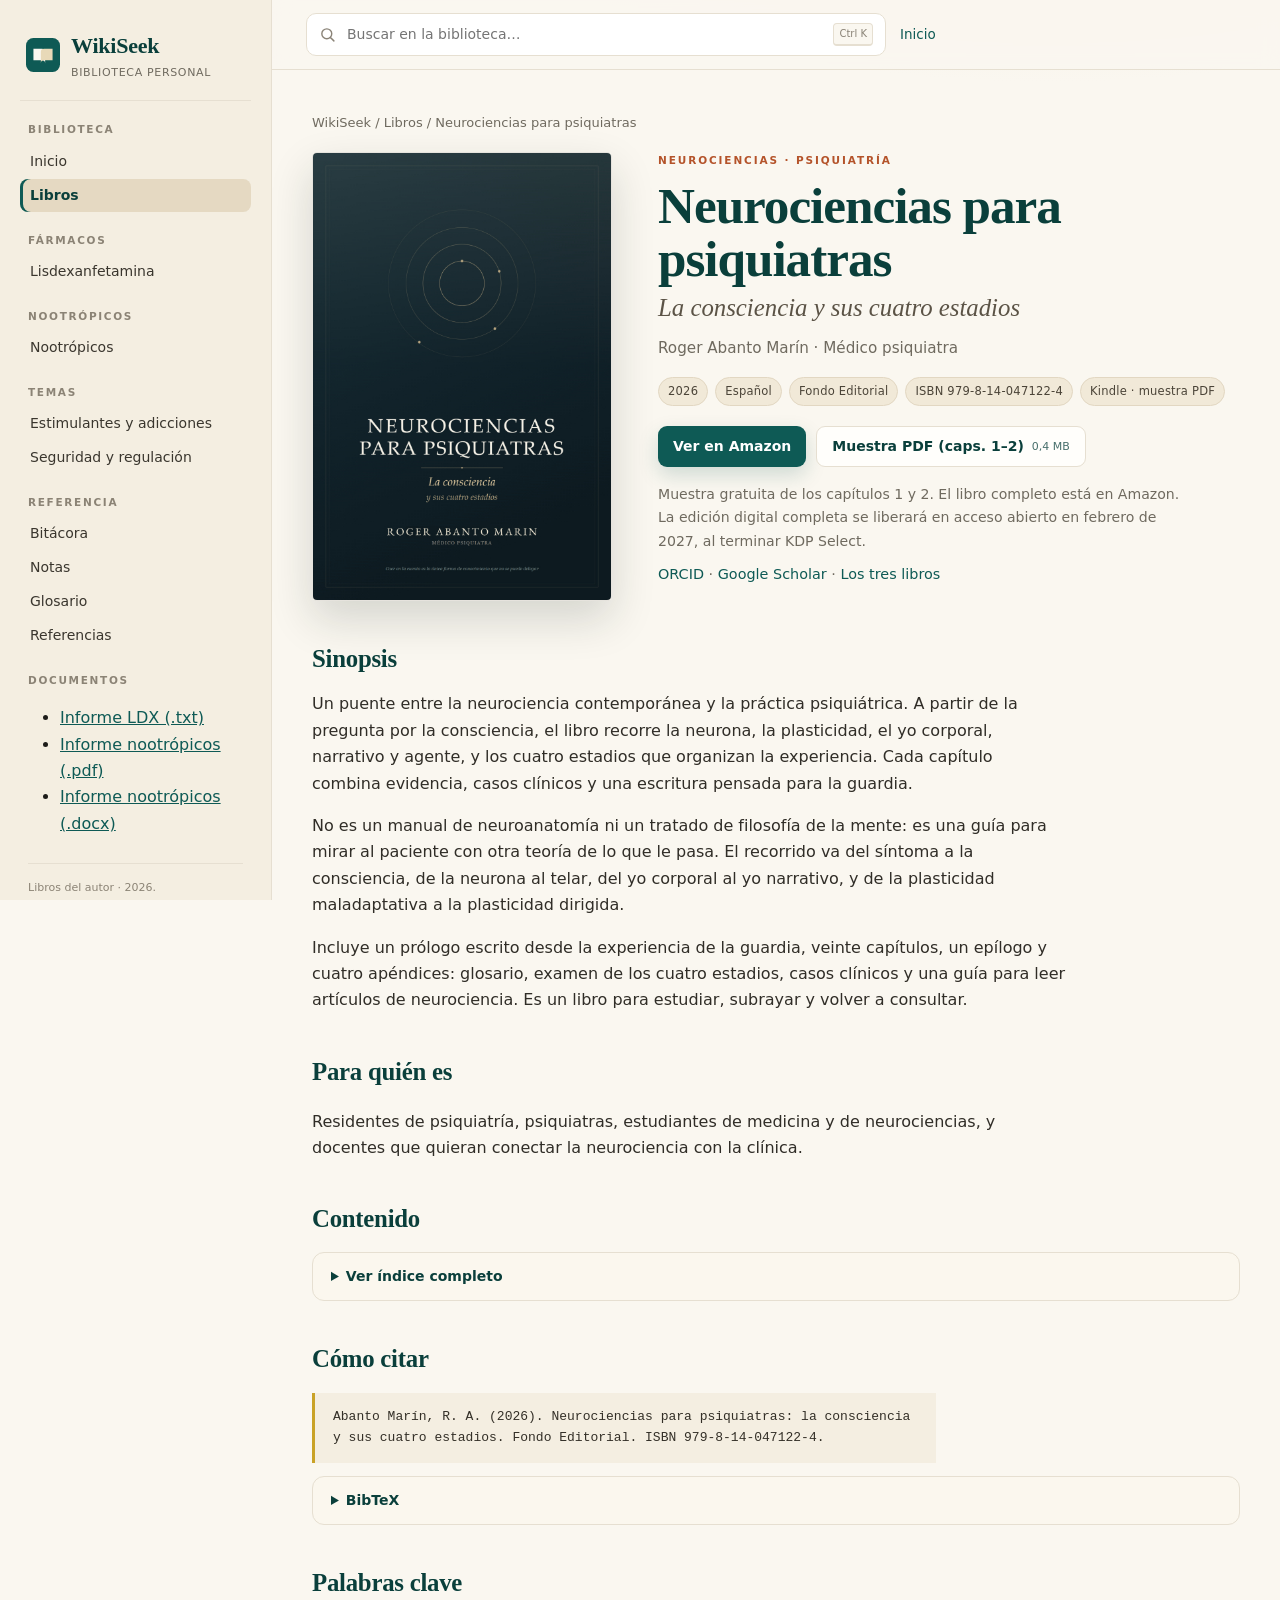
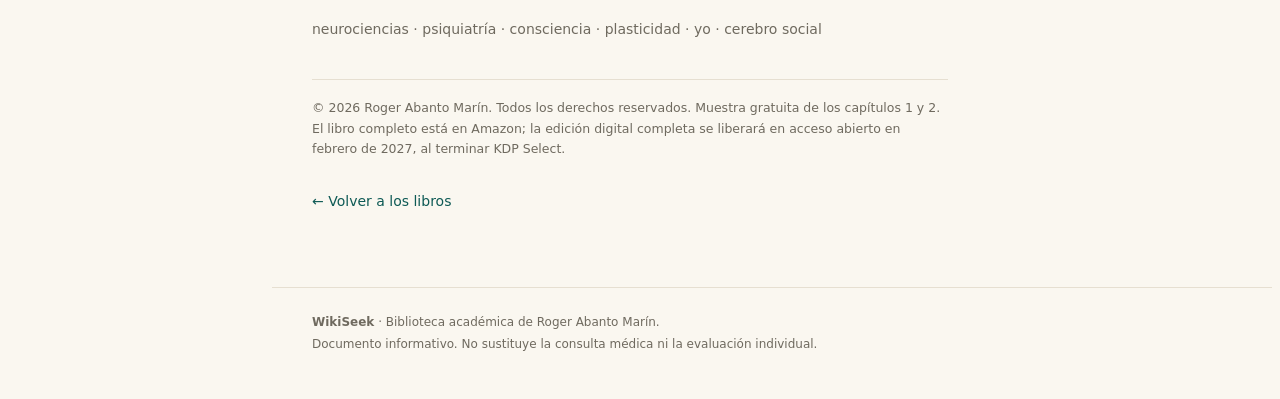
<file: libros/neurociencias.html>
<!doctype html>
<html lang="es">
<head>
<meta charset="utf-8">
<meta name="viewport" content="width=device-width, initial-scale=1">
<title>Neurociencias para psiquiatras: La consciencia y sus cuatro estadios · WikiSeek</title>
<meta name="description" content="Un puente entre la neurociencia contemporánea y la práctica psiquiátrica. A partir de la pregunta por la consciencia, el libro recorre la neurona, la plasticidad, el yo corporal, narrativo y agente, y los cuatro estadios que organizan la experiencia. Cada capítulo combina evidencia, casos clínicos y una escritura pensada para la guardia.">
<link rel="icon" href="data:image/svg+xml,%3Csvg xmlns='http://www.w3.org/2000/svg' viewBox='0 0 64 64'%3E%3Crect width='64' height='64' rx='14' fill='%230e5a55'/%3E%3Cpath d='M14 20h16c4 0 6 2 6 6v22c0-4-2-6-6-6H14z' fill='%23faf7f0'/%3E%3Cpath d='M50 20H34c-4 0-6 2-6 6v22c0-4 2-6 6-6h16z' fill='%23e8d9b8'/%3E%3C/svg%3E">
<link rel="stylesheet" href="../assets/style.css">
<link rel="stylesheet" href="libros.css">
<meta name="citation_title" content="Neurociencias para psiquiatras: La consciencia y sus cuatro estadios">
<meta name="citation_author" content="Abanto Marín, Roger Alejandro">
<meta name="citation_publication_date" content="2026">
<meta name="citation_publisher" content="Fondo Editorial">
<meta name="citation_language" content="es">
<meta name="citation_abstract" content="Un puente entre la neurociencia contemporánea y la práctica psiquiátrica. A partir de la pregunta por la consciencia, el libro recorre la neurona, la plasticidad, el yo corporal, narrativo y agente, y los cuatro estadios que organizan la experiencia. Cada capítulo combina evidencia, casos clínicos y una escritura pensada para la guardia.">
<meta name="citation_fulltext_html_url" content="__PUBLIC_URL__/libros/neurociencias.html">
<meta name="citation_isbn" content="979-8-14-047122-4">
</head>
<body data-page="libros">
<a class="skip" href="#contenido">Saltar al contenido</a>
<div class="layout">
  <aside class="sidebar" id="sidebar">
  <a class="brand" href="../index.html">
    <span class="brand-mark" aria-hidden="true">
      <svg viewBox="0 0 64 64" width="34" height="34"><rect width="64" height="64" rx="14" fill="#0e5a55"/><path d="M14 20h16c4 0 6 2 6 6v22c0-4-2-6-6-6H14z" fill="#faf7f0"/><path d="M50 20H34c-4 0-6 2-6 6v22c0-4 2-6 6-6h16z" fill="#e8d9b8"/></svg>
    </span>
    <span><strong>WikiSeek</strong><small>Biblioteca personal</small></span>
  </a>
  <nav class="nav" aria-label="Navegación principal">
<p class="nav-label">Biblioteca</p><ul>
<li><a href="../index.html">Inicio</a></li>
<li><a class="active" href="index.html">Libros</a></li>
</ul>
<p class="nav-label">Fármacos</p><ul>
<li><a href="../articulos/lisdexanfetamina.html">Lisdexanfetamina</a></li>
</ul>
<p class="nav-label">Nootrópicos</p><ul>
<li><a href="../articulos/nootropicos.html">Nootrópicos</a></li>
</ul>
<p class="nav-label">Temas</p><ul>
<li><a href="../articulos/adicciones.html">Estimulantes y adicciones</a></li>
<li><a href="../articulos/seguridad.html">Seguridad y regulación</a></li>
</ul>
<p class="nav-label">Referencia</p><ul>
<li><a href="../articulos/bitacora.html">Bitácora</a></li>
<li><a href="../articulos/notas.html">Notas</a></li>
<li><a href="../articulos/glosario.html">Glosario</a></li>
<li><a href="../articulos/referencias.html">Referencias</a></li>
</ul>
</nav>
<p class="nav-label">Documentos</p><ul class="docs">
<li><a href="../documentos/lisdexanfetamina.txt">Informe LDX (.txt)</a></li>
<li><a href="../documentos/nootropicos.pdf">Informe nootrópicos (.pdf)</a></li>
<li><a href="../documentos/nootropicos.docx">Informe nootrópicos (.docx)</a></li>
</ul>
  <p class="side-foot">Libros del autor · 2026.<br>Fichas, muestras y Amazon.</p>
</aside>
  <div class="main">
    <header class="topbar">
  <button class="menu-btn" id="menuBtn" aria-label="Abrir menú" aria-expanded="false">☰</button>
  <form class="search" role="search" action="../index.html" method="get">
    <svg viewBox="0 0 24 24" width="17" height="17" aria-hidden="true"><circle cx="11" cy="11" r="7" fill="none" stroke="currentColor" stroke-width="2"/><path d="M16.5 16.5 21 21" stroke="currentColor" stroke-width="2" stroke-linecap="round"/></svg>
    <input id="qTop" name="q" type="search" placeholder="Buscar en la biblioteca…" autocomplete="off" aria-label="Buscar">
    <kbd>Ctrl K</kbd>
  </form>
  <a class="toplink" href="../index.html">Inicio</a>
</header>
    <main id="contenido" class="content">
      <p class="crumb"><a href="../index.html">WikiSeek</a> / <a href="index.html">Libros</a> / Neurociencias para psiquiatras</p>
      <article class="book-detail">
        <div class="book-hero">
          <figure class="book-cover">
            <img src="portadas/neurociencias.jpg" alt="Portada de Neurociencias para psiquiatras">
          </figure>
          <div class="book-info">
            <p class="book-kicker">Neurociencias · Psiquiatría</p>
            <h1>Neurociencias para psiquiatras</h1>
            <p class="book-sub">La consciencia y sus cuatro estadios</p>
            <p class="book-byline">Roger Abanto Marín · Médico psiquiatra</p>
            
            <div class="book-meta">
              <span>2026</span><span>Español</span><span>Fondo Editorial</span><span>ISBN 979-8-14-047122-4</span><span>Kindle · muestra PDF</span>
            </div>
            <div class="book-actions">
          <a class="btn btn-primary" href="https://www.amazon.com/s?k=979-8-14-047122-4" target="_blank" rel="noopener">Ver en Amazon</a>
          <a class="btn btn-ghost" href="muestras/neurociencias-capitulos-1-2.pdf" download>Muestra PDF (caps. 1–2) <small>0,4 MB</small></a>
        </div>
            <p class="book-note">Muestra gratuita de los capítulos 1 y 2. El libro completo está en Amazon. La edición digital completa se liberará en acceso abierto en febrero de 2027, al terminar KDP Select.</p>
            <p class="book-links"><a href="https://orcid.org/0000-0003-4828-6290" target="_blank" rel="noopener">ORCID</a> · <a href="https://scholar.google.com/scholar?q=%22Neurociencias+para+psiquiatras%22" target="_blank" rel="noopener">Google Scholar</a> · <a href="index.html">Los tres libros</a></p>
          </div>
        </div>

        <section class="book-section">
          <h2>Sinopsis</h2>
          <div class="book-prose"><p>Un puente entre la neurociencia contemporánea y la práctica psiquiátrica. A partir de la pregunta por la consciencia, el libro recorre la neurona, la plasticidad, el yo corporal, narrativo y agente, y los cuatro estadios que organizan la experiencia. Cada capítulo combina evidencia, casos clínicos y una escritura pensada para la guardia.</p><p>No es un manual de neuroanatomía ni un tratado de filosofía de la mente: es una guía para mirar al paciente con otra teoría de lo que le pasa. El recorrido va del síntoma a la consciencia, de la neurona al telar, del yo corporal al yo narrativo, y de la plasticidad maladaptativa a la plasticidad dirigida.</p><p>Incluye un prólogo escrito desde la experiencia de la guardia, veinte capítulos, un epílogo y cuatro apéndices: glosario, examen de los cuatro estadios, casos clínicos y una guía para leer artículos de neurociencia. Es un libro para estudiar, subrayar y volver a consultar.</p></div>
        </section>

        <section class="book-section">
          <h2>Para quién es</h2>
          <p class="book-prose">Residentes de psiquiatría, psiquiatras, estudiantes de medicina y de neurociencias, y docentes que quieran conectar la neurociencia con la clínica.</p>
        </section>

        <section class="book-section">
          <h2>Contenido</h2>
          <details class="toc-box">
            <summary>Ver índice completo</summary>
            <ol class="toc-list"><li>Prólogo</li>
<li>Introducción</li>
<li>1. Del síntoma a la consciencia</li>
<li>2. La neurona y el telar</li>
<li>3. El dogma que se cayó</li>
<li>4. El problema difícil</li>
<li>5. La consciencia del yo</li>
<li>6. El cerebro que se predice a sí mismo</li>
<li>7. El yo corporal</li>
<li>8. El yo narrativo</li>
<li>9. El yo agente</li>
<li>10. Las desviaciones del yo</li>
<li>11. La plasticidad maladaptativa</li>
<li>12. La plasticidad dirigida I</li>
<li>13. La plasticidad dirigida II</li>
<li>14. El encuentro</li>
<li>15. Resonancia</li>
<li>16. El cerebro social</li>
<li>17. Del contagio a la compasión</li>
<li>18. Uno con la especie</li>
<li>19. Uno con la biosfera</li>
<li>20. La consciencia ampliada</li>
<li>Epílogo</li>
<li>Apéndice A. Glosario</li>
<li>Apéndice B. El examen de los cuatro estadios</li>
<li>Apéndice C. Cuatro casos clínicos</li>
<li>Apéndice D. Cómo leer un artículo de neurociencia</li>
<li>Bibliografía</li></ol>
          </details>
        </section>

        <section class="book-section">
          <h2>Cómo citar</h2>
          <p class="book-cite">Abanto Marín, R. A. (2026). Neurociencias para psiquiatras: la consciencia y sus cuatro estadios. Fondo Editorial. ISBN 979-8-14-047122-4.</p>
          <details class="bib-box"><summary>BibTeX</summary><pre>@book{abanto2026neurociencias,
  author = {Abanto Marín, Roger Alejandro},
  title = {Neurociencias para psiquiatras: La consciencia y sus cuatro estadios},
  year = {2026},
  publisher = {Fondo Editorial},
  address = {Lima, Perú},
  isbn = {979-8-14-047122-4}
}</pre></details>
        </section>

        <section class="book-section">
          <h2>Palabras clave</h2>
          <p class="keywords">neurociencias · psiquiatría · consciencia · plasticidad · yo · cerebro social</p>
        </section>

        <p class="license">© 2026 Roger Abanto Marín. Todos los derechos reservados. Muestra gratuita de los capítulos 1 y 2. El libro completo está en Amazon; la edición digital completa se liberará en acceso abierto en febrero de 2027, al terminar KDP Select.</p>
      </article>
      <p class="back"><a href="index.html">← Volver a los libros</a></p>
    </main>
    <footer class="foot">
  <p><strong>WikiSeek</strong> · Biblioteca académica de Roger Abanto Marín.</p>
  <p>Documento informativo. No sustituye la consulta médica ni la evaluación individual.</p>
</footer>
  </div>
</div>
<script src="../assets/search.js"></script>
</body>
</html>
</file>
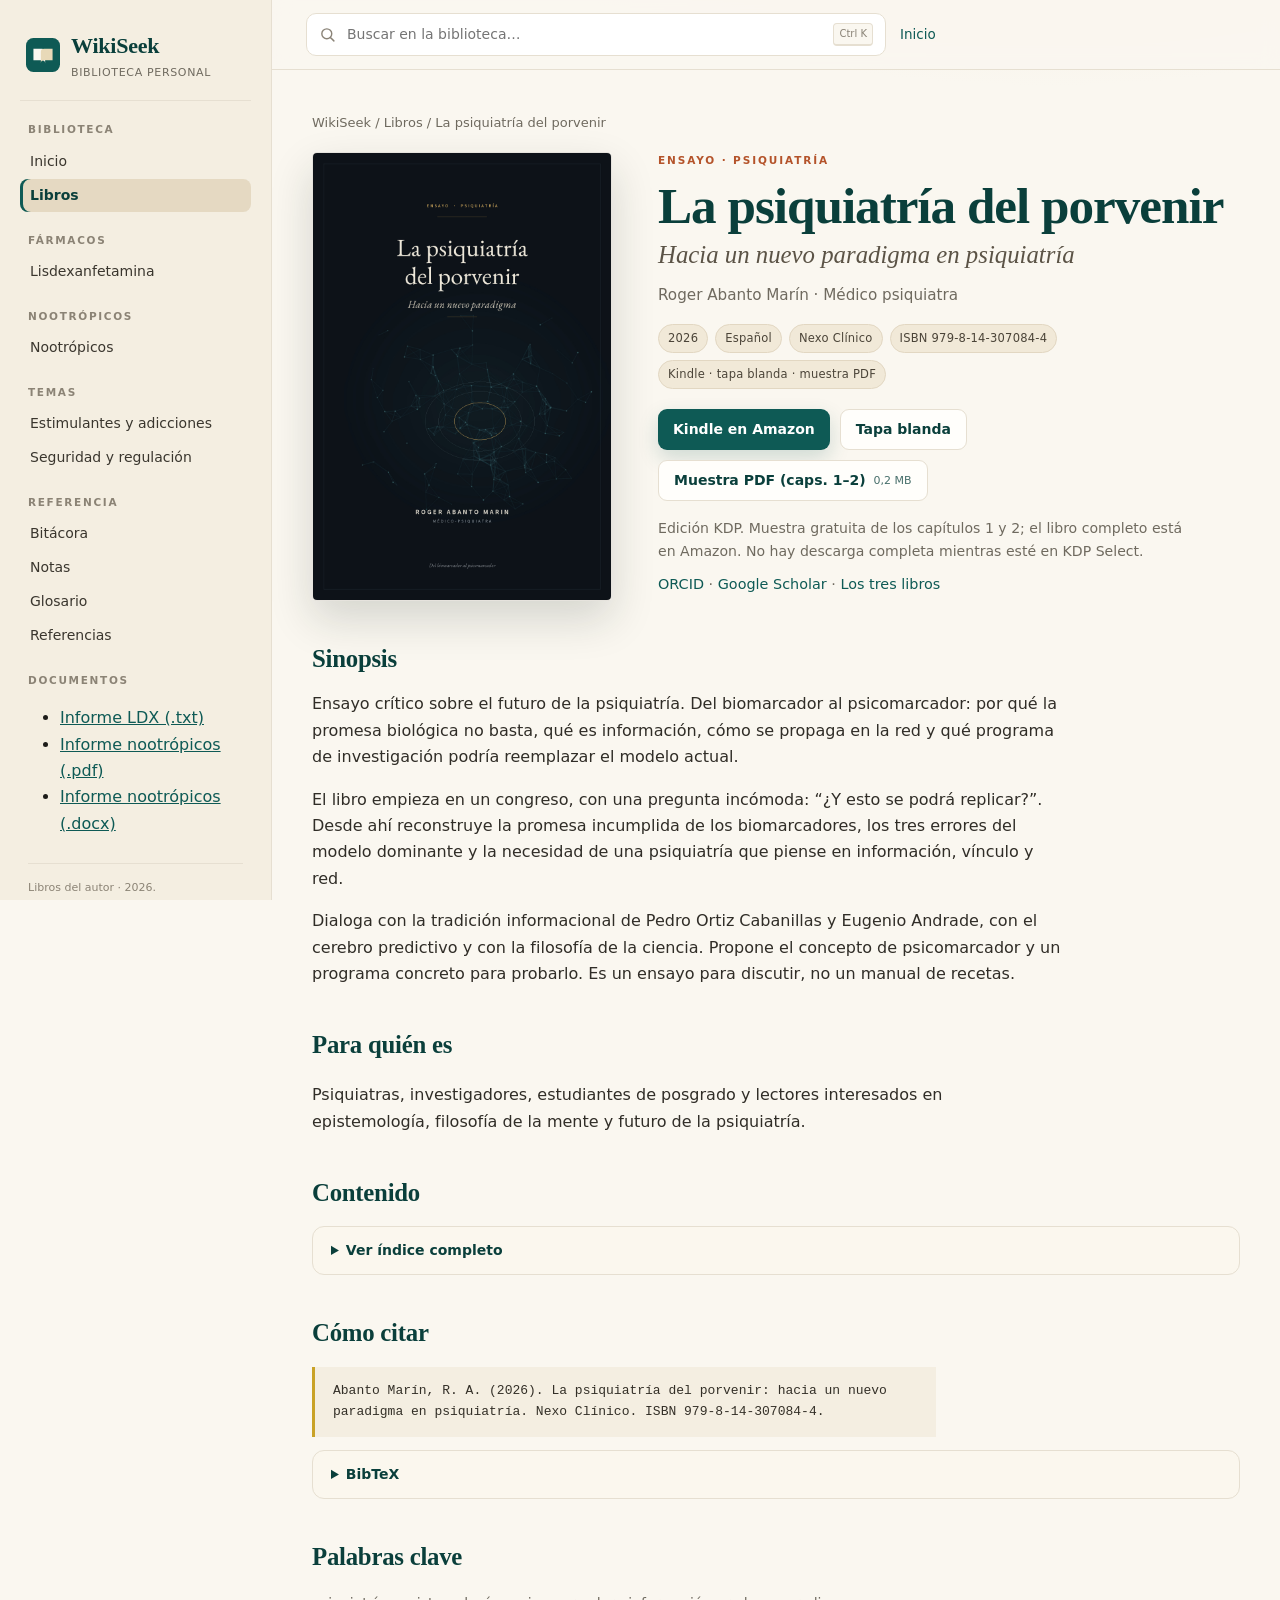
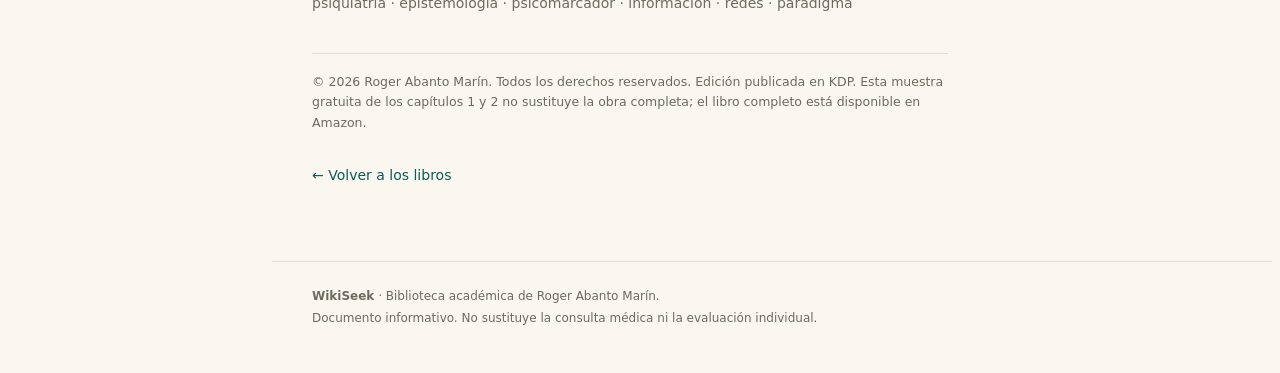
<file: libros/porvenir.html>
<!doctype html>
<html lang="es">
<head>
<meta charset="utf-8">
<meta name="viewport" content="width=device-width, initial-scale=1">
<title>La psiquiatría del porvenir: Hacia un nuevo paradigma en psiquiatría · WikiSeek</title>
<meta name="description" content="Ensayo crítico sobre el futuro de la psiquiatría. Del biomarcador al psicomarcador: por qué la promesa biológica no basta, qué es información, cómo se propaga en la red y qué programa de investigación podría reemplazar el modelo actual.">
<link rel="icon" href="data:image/svg+xml,%3Csvg xmlns='http://www.w3.org/2000/svg' viewBox='0 0 64 64'%3E%3Crect width='64' height='64' rx='14' fill='%230e5a55'/%3E%3Cpath d='M14 20h16c4 0 6 2 6 6v22c0-4-2-6-6-6H14z' fill='%23faf7f0'/%3E%3Cpath d='M50 20H34c-4 0-6 2-6 6v22c0-4 2-6 6-6h16z' fill='%23e8d9b8'/%3E%3C/svg%3E">
<link rel="stylesheet" href="../assets/style.css">
<link rel="stylesheet" href="libros.css">
<meta name="citation_title" content="La psiquiatría del porvenir: Hacia un nuevo paradigma en psiquiatría">
<meta name="citation_author" content="Abanto Marín, Roger Alejandro">
<meta name="citation_publication_date" content="2026">
<meta name="citation_publisher" content="Nexo Clínico">
<meta name="citation_language" content="es">
<meta name="citation_abstract" content="Ensayo crítico sobre el futuro de la psiquiatría. Del biomarcador al psicomarcador: por qué la promesa biológica no basta, qué es información, cómo se propaga en la red y qué programa de investigación podría reemplazar el modelo actual.">
<meta name="citation_fulltext_html_url" content="__PUBLIC_URL__/libros/porvenir.html">
<meta name="citation_isbn" content="979-8-14-307084-4">
</head>
<body data-page="libros">
<a class="skip" href="#contenido">Saltar al contenido</a>
<div class="layout">
  <aside class="sidebar" id="sidebar">
  <a class="brand" href="../index.html">
    <span class="brand-mark" aria-hidden="true">
      <svg viewBox="0 0 64 64" width="34" height="34"><rect width="64" height="64" rx="14" fill="#0e5a55"/><path d="M14 20h16c4 0 6 2 6 6v22c0-4-2-6-6-6H14z" fill="#faf7f0"/><path d="M50 20H34c-4 0-6 2-6 6v22c0-4 2-6 6-6h16z" fill="#e8d9b8"/></svg>
    </span>
    <span><strong>WikiSeek</strong><small>Biblioteca personal</small></span>
  </a>
  <nav class="nav" aria-label="Navegación principal">
<p class="nav-label">Biblioteca</p><ul>
<li><a href="../index.html">Inicio</a></li>
<li><a class="active" href="index.html">Libros</a></li>
</ul>
<p class="nav-label">Fármacos</p><ul>
<li><a href="../articulos/lisdexanfetamina.html">Lisdexanfetamina</a></li>
</ul>
<p class="nav-label">Nootrópicos</p><ul>
<li><a href="../articulos/nootropicos.html">Nootrópicos</a></li>
</ul>
<p class="nav-label">Temas</p><ul>
<li><a href="../articulos/adicciones.html">Estimulantes y adicciones</a></li>
<li><a href="../articulos/seguridad.html">Seguridad y regulación</a></li>
</ul>
<p class="nav-label">Referencia</p><ul>
<li><a href="../articulos/bitacora.html">Bitácora</a></li>
<li><a href="../articulos/notas.html">Notas</a></li>
<li><a href="../articulos/glosario.html">Glosario</a></li>
<li><a href="../articulos/referencias.html">Referencias</a></li>
</ul>
</nav>
<p class="nav-label">Documentos</p><ul class="docs">
<li><a href="../documentos/lisdexanfetamina.txt">Informe LDX (.txt)</a></li>
<li><a href="../documentos/nootropicos.pdf">Informe nootrópicos (.pdf)</a></li>
<li><a href="../documentos/nootropicos.docx">Informe nootrópicos (.docx)</a></li>
</ul>
  <p class="side-foot">Libros del autor · 2026.<br>Fichas, muestras y Amazon.</p>
</aside>
  <div class="main">
    <header class="topbar">
  <button class="menu-btn" id="menuBtn" aria-label="Abrir menú" aria-expanded="false">☰</button>
  <form class="search" role="search" action="../index.html" method="get">
    <svg viewBox="0 0 24 24" width="17" height="17" aria-hidden="true"><circle cx="11" cy="11" r="7" fill="none" stroke="currentColor" stroke-width="2"/><path d="M16.5 16.5 21 21" stroke="currentColor" stroke-width="2" stroke-linecap="round"/></svg>
    <input id="qTop" name="q" type="search" placeholder="Buscar en la biblioteca…" autocomplete="off" aria-label="Buscar">
    <kbd>Ctrl K</kbd>
  </form>
  <a class="toplink" href="../index.html">Inicio</a>
</header>
    <main id="contenido" class="content">
      <p class="crumb"><a href="../index.html">WikiSeek</a> / <a href="index.html">Libros</a> / La psiquiatría del porvenir</p>
      <article class="book-detail">
        <div class="book-hero">
          <figure class="book-cover">
            <img src="portadas/porvenir.jpg" alt="Portada de La psiquiatría del porvenir">
          </figure>
          <div class="book-info">
            <p class="book-kicker">Ensayo · Psiquiatría</p>
            <h1>La psiquiatría del porvenir</h1>
            <p class="book-sub">Hacia un nuevo paradigma en psiquiatría</p>
            <p class="book-byline">Roger Abanto Marín · Médico psiquiatra</p>
            
            <div class="book-meta">
              <span>2026</span><span>Español</span><span>Nexo Clínico</span><span>ISBN 979-8-14-307084-4</span><span>Kindle · tapa blanda · muestra PDF</span>
            </div>
            <div class="book-actions">
          <a class="btn btn-primary" href="https://www.amazon.com/dp/B0HRSSWV7G" target="_blank" rel="noopener">Kindle en Amazon</a>
          <a class="btn btn-ghost" href="https://www.amazon.com/dp/B0HRV9YYVP" target="_blank" rel="noopener">Tapa blanda</a>
          <a class="btn btn-ghost" href="muestras/porvenir-capitulos-1-2.pdf" download>Muestra PDF (caps. 1–2) <small>0,2 MB</small></a>
        </div>
            <p class="book-note">Edición KDP. Muestra gratuita de los capítulos 1 y 2; el libro completo está en Amazon. No hay descarga completa mientras esté en KDP Select.</p>
            <p class="book-links"><a href="https://orcid.org/0000-0003-4828-6290" target="_blank" rel="noopener">ORCID</a> · <a href="https://scholar.google.com/scholar?q=%22La+psiquiatr%C3%ADa+del+porvenir%22" target="_blank" rel="noopener">Google Scholar</a> · <a href="index.html">Los tres libros</a></p>
          </div>
        </div>

        <section class="book-section">
          <h2>Sinopsis</h2>
          <div class="book-prose"><p>Ensayo crítico sobre el futuro de la psiquiatría. Del biomarcador al psicomarcador: por qué la promesa biológica no basta, qué es información, cómo se propaga en la red y qué programa de investigación podría reemplazar el modelo actual.</p><p>El libro empieza en un congreso, con una pregunta incómoda: “¿Y esto se podrá replicar?”. Desde ahí reconstruye la promesa incumplida de los biomarcadores, los tres errores del modelo dominante y la necesidad de una psiquiatría que piense en información, vínculo y red.</p><p>Dialoga con la tradición informacional de Pedro Ortiz Cabanillas y Eugenio Andrade, con el cerebro predictivo y con la filosofía de la ciencia. Propone el concepto de psicomarcador y un programa concreto para probarlo. Es un ensayo para discutir, no un manual de recetas.</p></div>
        </section>

        <section class="book-section">
          <h2>Para quién es</h2>
          <p class="book-prose">Psiquiatras, investigadores, estudiantes de posgrado y lectores interesados en epistemología, filosofía de la mente y futuro de la psiquiatría.</p>
        </section>

        <section class="book-section">
          <h2>Contenido</h2>
          <details class="toc-box">
            <summary>Ver índice completo</summary>
            <ol class="toc-list"><li>Prólogo: el congreso</li>
<li>Introducción: el hilo</li>
<li class="toc-part">PARTE I. EL PROBLEMA</li>
<li>1. La promesa incumplida</li>
<li>2. Los tres errores</li>
<li>3. La pregunta del pasillo</li>
<li class="toc-part">PARTE II. LA INFORMACIÓN</li>
<li>4. Qué es información (y qué no)</li>
<li>5. La lección de Dawkins</li>
<li>6. El sistema informacional: la lección de Ortiz Cabanillas</li>
<li>7. La perspectiva informacional: la lección de Andrade</li>
<li>8. El cerebro predictivo: la información como inferencia</li>
<li class="toc-part">PARTE III. EL SENTIDO COMÚN</li>
<li>9. Los principios del sentido común</li>
<li>10. La falsación y el tercer mundo</li>
<li class="toc-part">PARTE IV. EL VÍNCULO, LA RED Y EL CUARTO CEREBRO</li>
<li>11. La información no está en el cerebro: está en la relación</li>
<li>12. La red: cómo se propaga la información</li>
<li>13. El cuarto cerebro</li>
<li class="toc-part">PARTE V. EL PSICOMARCADOR</li>
<li>14. Definición operativa</li>
<li>15. Dónde buscarlo</li>
<li>16. Tres candidatos</li>
<li>17. Objeciones</li>
<li>18. Programa: cómo se probaría</li>
<li>Lo que la evidencia reciente añade</li>
<li>Epílogo: el próximo congreso</li>
<li>Glosario</li>
<li>Referencias</li></ol>
          </details>
        </section>

        <section class="book-section">
          <h2>Cómo citar</h2>
          <p class="book-cite">Abanto Marín, R. A. (2026). La psiquiatría del porvenir: hacia un nuevo paradigma en psiquiatría. Nexo Clínico. ISBN 979-8-14-307084-4.</p>
          <details class="bib-box"><summary>BibTeX</summary><pre>@book{abanto2026porvenir,
  author = {Abanto Marín, Roger Alejandro},
  title = {La psiquiatría del porvenir: Hacia un nuevo paradigma en psiquiatría},
  year = {2026},
  publisher = {Nexo Clínico},
  address = {Lima, Perú},
  isbn = {979-8-14-307084-4}
}</pre></details>
        </section>

        <section class="book-section">
          <h2>Palabras clave</h2>
          <p class="keywords">psiquiatría · epistemología · psicomarcador · información · redes · paradigma</p>
        </section>

        <p class="license">© 2026 Roger Abanto Marín. Todos los derechos reservados. Edición publicada en KDP. Esta muestra gratuita de los capítulos 1 y 2 no sustituye la obra completa; el libro completo está disponible en Amazon.</p>
      </article>
      <p class="back"><a href="index.html">← Volver a los libros</a></p>
    </main>
    <footer class="foot">
  <p><strong>WikiSeek</strong> · Biblioteca académica de Roger Abanto Marín.</p>
  <p>Documento informativo. No sustituye la consulta médica ni la evaluación individual.</p>
</footer>
  </div>
</div>
<script src="../assets/search.js"></script>
</body>
</html>
</file>
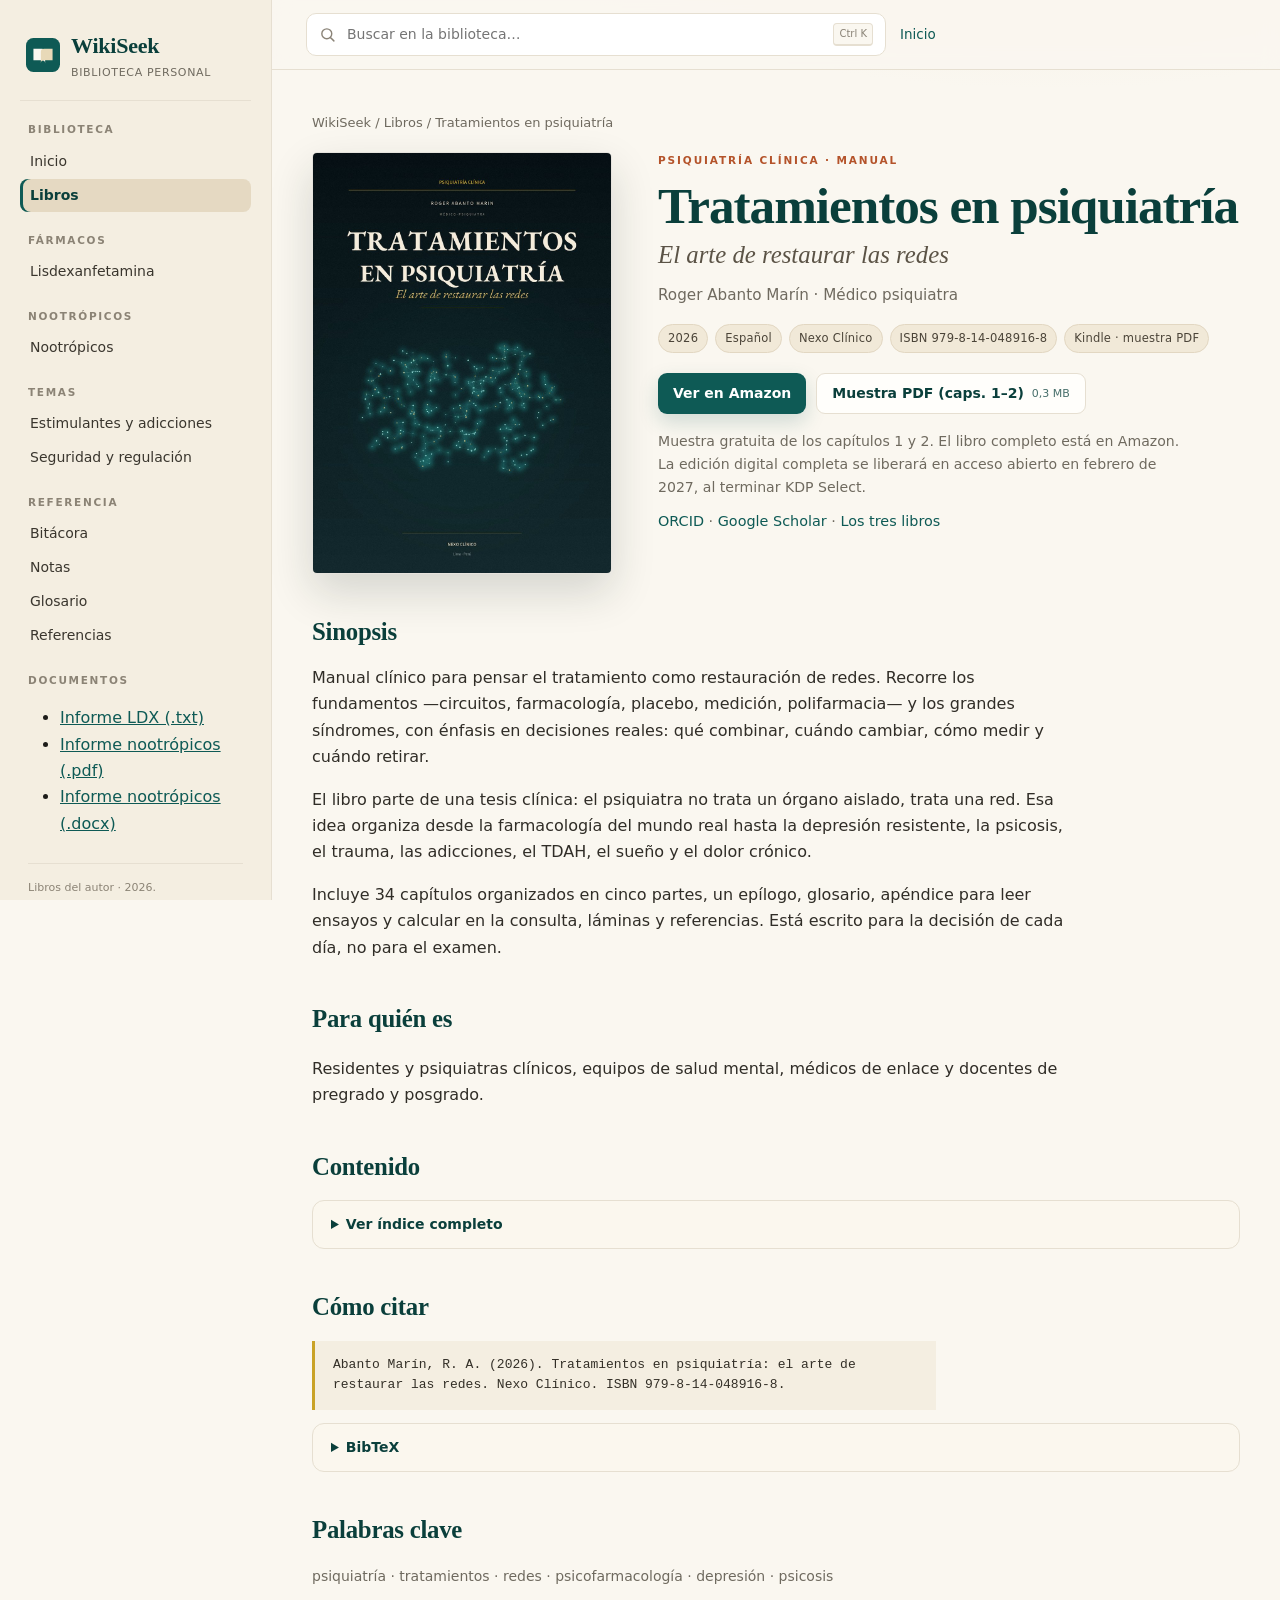
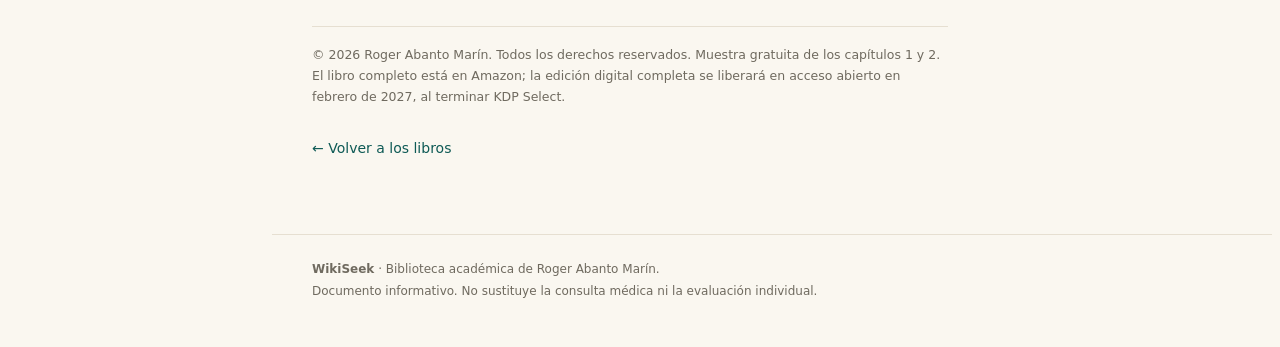
<file: libros/tratamientos.html>
<!doctype html>
<html lang="es">
<head>
<meta charset="utf-8">
<meta name="viewport" content="width=device-width, initial-scale=1">
<title>Tratamientos en psiquiatría: El arte de restaurar las redes · WikiSeek</title>
<meta name="description" content="Manual clínico para pensar el tratamiento como restauración de redes. Recorre los fundamentos —circuitos, farmacología, placebo, medición, polifarmacia— y los grandes síndromes, con énfasis en decisiones reales: qué combinar, cuándo cambiar, cómo medir y cuándo retirar.">
<link rel="icon" href="data:image/svg+xml,%3Csvg xmlns='http://www.w3.org/2000/svg' viewBox='0 0 64 64'%3E%3Crect width='64' height='64' rx='14' fill='%230e5a55'/%3E%3Cpath d='M14 20h16c4 0 6 2 6 6v22c0-4-2-6-6-6H14z' fill='%23faf7f0'/%3E%3Cpath d='M50 20H34c-4 0-6 2-6 6v22c0-4 2-6 6-6h16z' fill='%23e8d9b8'/%3E%3C/svg%3E">
<link rel="stylesheet" href="../assets/style.css">
<link rel="stylesheet" href="libros.css">
<meta name="citation_title" content="Tratamientos en psiquiatría: El arte de restaurar las redes">
<meta name="citation_author" content="Abanto Marín, Roger Alejandro">
<meta name="citation_publication_date" content="2026">
<meta name="citation_publisher" content="Nexo Clínico">
<meta name="citation_language" content="es">
<meta name="citation_abstract" content="Manual clínico para pensar el tratamiento como restauración de redes. Recorre los fundamentos —circuitos, farmacología, placebo, medición, polifarmacia— y los grandes síndromes, con énfasis en decisiones reales: qué combinar, cuándo cambiar, cómo medir y cuándo retirar.">
<meta name="citation_fulltext_html_url" content="__PUBLIC_URL__/libros/tratamientos.html">
<meta name="citation_isbn" content="979-8-14-048916-8">
</head>
<body data-page="libros">
<a class="skip" href="#contenido">Saltar al contenido</a>
<div class="layout">
  <aside class="sidebar" id="sidebar">
  <a class="brand" href="../index.html">
    <span class="brand-mark" aria-hidden="true">
      <svg viewBox="0 0 64 64" width="34" height="34"><rect width="64" height="64" rx="14" fill="#0e5a55"/><path d="M14 20h16c4 0 6 2 6 6v22c0-4-2-6-6-6H14z" fill="#faf7f0"/><path d="M50 20H34c-4 0-6 2-6 6v22c0-4 2-6 6-6h16z" fill="#e8d9b8"/></svg>
    </span>
    <span><strong>WikiSeek</strong><small>Biblioteca personal</small></span>
  </a>
  <nav class="nav" aria-label="Navegación principal">
<p class="nav-label">Biblioteca</p><ul>
<li><a href="../index.html">Inicio</a></li>
<li><a class="active" href="index.html">Libros</a></li>
</ul>
<p class="nav-label">Fármacos</p><ul>
<li><a href="../articulos/lisdexanfetamina.html">Lisdexanfetamina</a></li>
</ul>
<p class="nav-label">Nootrópicos</p><ul>
<li><a href="../articulos/nootropicos.html">Nootrópicos</a></li>
</ul>
<p class="nav-label">Temas</p><ul>
<li><a href="../articulos/adicciones.html">Estimulantes y adicciones</a></li>
<li><a href="../articulos/seguridad.html">Seguridad y regulación</a></li>
</ul>
<p class="nav-label">Referencia</p><ul>
<li><a href="../articulos/bitacora.html">Bitácora</a></li>
<li><a href="../articulos/notas.html">Notas</a></li>
<li><a href="../articulos/glosario.html">Glosario</a></li>
<li><a href="../articulos/referencias.html">Referencias</a></li>
</ul>
</nav>
<p class="nav-label">Documentos</p><ul class="docs">
<li><a href="../documentos/lisdexanfetamina.txt">Informe LDX (.txt)</a></li>
<li><a href="../documentos/nootropicos.pdf">Informe nootrópicos (.pdf)</a></li>
<li><a href="../documentos/nootropicos.docx">Informe nootrópicos (.docx)</a></li>
</ul>
  <p class="side-foot">Libros del autor · 2026.<br>Fichas, muestras y Amazon.</p>
</aside>
  <div class="main">
    <header class="topbar">
  <button class="menu-btn" id="menuBtn" aria-label="Abrir menú" aria-expanded="false">☰</button>
  <form class="search" role="search" action="../index.html" method="get">
    <svg viewBox="0 0 24 24" width="17" height="17" aria-hidden="true"><circle cx="11" cy="11" r="7" fill="none" stroke="currentColor" stroke-width="2"/><path d="M16.5 16.5 21 21" stroke="currentColor" stroke-width="2" stroke-linecap="round"/></svg>
    <input id="qTop" name="q" type="search" placeholder="Buscar en la biblioteca…" autocomplete="off" aria-label="Buscar">
    <kbd>Ctrl K</kbd>
  </form>
  <a class="toplink" href="../index.html">Inicio</a>
</header>
    <main id="contenido" class="content">
      <p class="crumb"><a href="../index.html">WikiSeek</a> / <a href="index.html">Libros</a> / Tratamientos en psiquiatría</p>
      <article class="book-detail">
        <div class="book-hero">
          <figure class="book-cover">
            <img src="portadas/tratamientos.jpg" alt="Portada de Tratamientos en psiquiatría">
          </figure>
          <div class="book-info">
            <p class="book-kicker">Psiquiatría clínica · Manual</p>
            <h1>Tratamientos en psiquiatría</h1>
            <p class="book-sub">El arte de restaurar las redes</p>
            <p class="book-byline">Roger Abanto Marín · Médico psiquiatra</p>
            
            <div class="book-meta">
              <span>2026</span><span>Español</span><span>Nexo Clínico</span><span>ISBN 979-8-14-048916-8</span><span>Kindle · muestra PDF</span>
            </div>
            <div class="book-actions">
          <a class="btn btn-primary" href="https://www.amazon.com/s?k=979-8-14-048916-8" target="_blank" rel="noopener">Ver en Amazon</a>
          <a class="btn btn-ghost" href="muestras/tratamientos-capitulos-1-2.pdf" download>Muestra PDF (caps. 1–2) <small>0,3 MB</small></a>
        </div>
            <p class="book-note">Muestra gratuita de los capítulos 1 y 2. El libro completo está en Amazon. La edición digital completa se liberará en acceso abierto en febrero de 2027, al terminar KDP Select.</p>
            <p class="book-links"><a href="https://orcid.org/0000-0003-4828-6290" target="_blank" rel="noopener">ORCID</a> · <a href="https://scholar.google.com/scholar?q=%22Tratamientos+en+psiquiatr%C3%ADa%22" target="_blank" rel="noopener">Google Scholar</a> · <a href="index.html">Los tres libros</a></p>
          </div>
        </div>

        <section class="book-section">
          <h2>Sinopsis</h2>
          <div class="book-prose"><p>Manual clínico para pensar el tratamiento como restauración de redes. Recorre los fundamentos —circuitos, farmacología, placebo, medición, polifarmacia— y los grandes síndromes, con énfasis en decisiones reales: qué combinar, cuándo cambiar, cómo medir y cuándo retirar.</p><p>El libro parte de una tesis clínica: el psiquiatra no trata un órgano aislado, trata una red. Esa idea organiza desde la farmacología del mundo real hasta la depresión resistente, la psicosis, el trauma, las adicciones, el TDAH, el sueño y el dolor crónico.</p><p>Incluye 34 capítulos organizados en cinco partes, un epílogo, glosario, apéndice para leer ensayos y calcular en la consulta, láminas y referencias. Está escrito para la decisión de cada día, no para el examen.</p></div>
        </section>

        <section class="book-section">
          <h2>Para quién es</h2>
          <p class="book-prose">Residentes y psiquiatras clínicos, equipos de salud mental, médicos de enlace y docentes de pregrado y posgrado.</p>
        </section>

        <section class="book-section">
          <h2>Contenido</h2>
          <details class="toc-box">
            <summary>Ver índice completo</summary>
            <ol class="toc-list"><li>Prólogo: la red que se rompe</li>
<li class="toc-part">PARTE I. LOS FUNDAMENTOS: DEL ÓRGANO A LA RED</li>
<li>1. El órgano que no tratamos</li>
<li>2. Circuitos y redes: una gramática clínica</li>
<li>3. Farmacología en el mundo real</li>
<li>4. Placebo, nocebo y la relación como fármaco</li>
<li>5. Medir para tratar</li>
<li>6. Polifarmacia, interacciones y desprescripción</li>
<li class="toc-part">PARTE II. LOS GRANDES SÍNDROMES</li>
<li>7. Depresión: el arte de la combinación</li>
<li>8. Depresión resistente: potenciar, cambiar, reconfigurar</li>
<li>9. Bipolaridad: estabilizar sin aplanar</li>
<li>10. Psicosis: tiempo, clozapina y lo que viene</li>
<li>11. Ansiedad: el circuito del miedo y sus trampas</li>
<li>12. TOC: megadosis, exposición y paciencia</li>
<li>13. Trauma: la memoria que no cesa</li>
<li>14. Adicciones: el circuito secuestrado</li>
<li>15. Alimentación: el cuerpo como red</li>
<li>16. Personalidad: el límite y la red que quema</li>
<li>17. TDAH: del aula a la oficina</li>
<li>18. Sueño y cronobiología</li>
<li>19. Dolor crónico y síntomas somáticos</li>
<li class="toc-part">PARTE III. POBLACIONES Y CONTEXTOS</li>
<li>20. Infancia y adolescencia</li>
<li>21. Vejez: demencia, síntomas y fragilidad</li>
<li>22. Delirium: la urgencia que se confunde</li>
<li>23. Perinatal: dos pacientes, una red</li>
<li>24. Enlace, urgencias y catástrofes</li>
<li class="toc-part">PARTE IV. TECNOLOGÍAS Y TERAPIAS</li>
<li>25. Psicoterapias: qué funciona y para quién</li>
<li>26. Neuromodulación: ECT, TMS, tDCS y DBS</li>
<li>27. Ketamina, esketamina y psicodélicos</li>
<li>28. Farmacogenómica y monitorización</li>
<li>29. Inflamación, metabolismo, microbiota y nutrición</li>
<li>30. Psiquiatría digital, IA y adherencia</li>
<li class="toc-part">PARTE V. EL ARTE</li>
<li>31. Redes anómalas: un modelo para la práctica</li>
<li>32. Familia, escuela y trabajo</li>
<li>33. Geopolítica, pobreza y salud mental</li>
<li>34. Ética, suicidio y el final del tratamiento</li>
<li>Epílogo: la red que somos</li>
<li>Glosario</li>
<li>Apéndice. Leer un ensayo y calcular en la consulta</li>
<li>Láminas</li>
<li>Referencias bibliográficas</li>
<li>Créditos de las figuras</li></ol>
          </details>
        </section>

        <section class="book-section">
          <h2>Cómo citar</h2>
          <p class="book-cite">Abanto Marín, R. A. (2026). Tratamientos en psiquiatría: el arte de restaurar las redes. Nexo Clínico. ISBN 979-8-14-048916-8.</p>
          <details class="bib-box"><summary>BibTeX</summary><pre>@book{abanto2026tratamientos,
  author = {Abanto Marín, Roger Alejandro},
  title = {Tratamientos en psiquiatría: El arte de restaurar las redes},
  year = {2026},
  publisher = {Nexo Clínico},
  address = {Lima, Perú},
  isbn = {979-8-14-048916-8}
}</pre></details>
        </section>

        <section class="book-section">
          <h2>Palabras clave</h2>
          <p class="keywords">psiquiatría · tratamientos · redes · psicofarmacología · depresión · psicosis</p>
        </section>

        <p class="license">© 2026 Roger Abanto Marín. Todos los derechos reservados. Muestra gratuita de los capítulos 1 y 2. El libro completo está en Amazon; la edición digital completa se liberará en acceso abierto en febrero de 2027, al terminar KDP Select.</p>
      </article>
      <p class="back"><a href="index.html">← Volver a los libros</a></p>
    </main>
    <footer class="foot">
  <p><strong>WikiSeek</strong> · Biblioteca académica de Roger Abanto Marín.</p>
  <p>Documento informativo. No sustituye la consulta médica ni la evaluación individual.</p>
</footer>
  </div>
</div>
<script src="../assets/search.js"></script>
</body>
</html>
</file>
<file: assets/style.css>
:root {
  --paper: #faf7f0;
  --panel: #fffefb;
  --ink: #1d1c19;
  --muted: #6f6a5f;
  --line: #e6dfd1;
  --accent: #0e5a55;
  --accent-ink: #0a3f3b;
  --warm: #b4532a;
  --gold: #c9a227;
  --shadow: 0 1px 2px rgba(29, 28, 25, .04), 0 10px 30px rgba(29, 28, 25, .07);
  --serif: Georgia, "Iowan Old Style", "Times New Roman", serif;
  --sans: Inter, system-ui, -apple-system, "Segoe UI", Roboto, Arial, sans-serif;
  --mono: "SFMono-Regular", Consolas, "Liberation Mono", monospace;
}

* { box-sizing: border-box; }

html { scroll-behavior: smooth; }

body {
  margin: 0;
  background:
    radial-gradient(1100px 520px at 82% -12%, #f1e7d2 0%, transparent 62%),
    var(--paper);
  color: var(--ink);
  font-family: var(--sans);
  font-size: 16px;
  line-height: 1.65;
  -webkit-font-smoothing: antialiased;
}

a { color: var(--accent); }

mark {
  background: #f6e3a8;
  color: inherit;
  padding: 0 2px;
  border-radius: 3px;
}

.skip {
  position: absolute;
  left: -9999px;
  top: 0;
  background: var(--accent);
  color: #fff;
  padding: 10px 16px;
  z-index: 100;
}
.skip:focus { left: 8px; top: 8px; }

.layout { min-height: 100vh; }

/* ------------------------------------------------------------ sidebar */
.sidebar {
  position: fixed;
  inset: 0 auto 0 0;
  width: 272px;
  padding: 26px 20px 30px;
  background: #f4eee1;
  border-right: 1px solid var(--line);
  overflow-y: auto;
  z-index: 40;
}

.brand {
  display: flex;
  align-items: center;
  gap: 11px;
  text-decoration: none;
  color: var(--ink);
  padding: 2px 6px 18px;
  border-bottom: 1px solid var(--line);
}
.brand-mark { display: flex; }
.brand strong {
  display: block;
  font-family: var(--serif);
  font-size: 22px;
  letter-spacing: -.01em;
  color: var(--accent-ink);
}
.brand small {
  display: block;
  font-size: 11px;
  color: var(--muted);
  letter-spacing: .06em;
  text-transform: uppercase;
}

.nav-label {
  margin: 20px 8px 6px;
  font-size: 10.5px;
  font-weight: 700;
  letter-spacing: .16em;
  text-transform: uppercase;
  color: #8b8375;
}

.nav ul { list-style: none; margin: 0; padding: 0; }
.nav li { margin: 1px 0; }
.nav a {
  display: block;
  padding: 7px 10px;
  border-radius: 8px;
  color: #3a362e;
  text-decoration: none;
  font-size: 14px;
  line-height: 1.35;
}
.nav a:hover { background: #ebe2d0; color: var(--accent-ink); }
.nav a.active {
  background: #e5d9c2;
  color: var(--accent-ink);
  font-weight: 600;
  box-shadow: inset 3px 0 0 var(--accent);
}
.nav .docs a { font-size: 13px; color: #4e493f; }
.nav .docs a::before { content: "↧ "; color: var(--warm); }

.side-foot {
  margin: 26px 8px 0;
  padding-top: 16px;
  border-top: 1px solid var(--line);
  font-size: 11px;
  line-height: 1.5;
  color: #8b8375;
}

/* ------------------------------------------------------------ topbar */
.main { margin-left: 272px; min-height: 100vh; }

.topbar {
  position: sticky;
  top: 0;
  z-index: 30;
  display: flex;
  align-items: center;
  gap: 14px;
  padding: 13px 34px;
  background: rgba(250, 247, 240, .9);
  backdrop-filter: blur(10px);
  border-bottom: 1px solid var(--line);
}

.menu-btn {
  display: none;
  border: 1px solid var(--line);
  background: #fff;
  color: var(--accent-ink);
  font-size: 18px;
  line-height: 1;
  padding: 6px 10px;
  border-radius: 8px;
  cursor: pointer;
}

.search {
  flex: 1;
  max-width: 580px;
  display: flex;
  align-items: center;
  gap: 9px;
  padding: 8px 12px;
  background: #fff;
  border: 1px solid var(--line);
  border-radius: 10px;
  color: #8a8377;
}
.search input {
  flex: 1;
  min-width: 0;
  border: 0;
  outline: 0;
  background: transparent;
  font: inherit;
  font-size: 14px;
  color: var(--ink);
}
.search kbd {
  font-family: var(--sans);
  font-size: 10px;
  color: #8a8377;
  border: 1px solid var(--line);
  border-bottom-width: 2px;
  border-radius: 4px;
  padding: 2px 5px;
  background: #faf7f0;
  white-space: nowrap;
}
.toplink {
  font-size: 13.5px;
  text-decoration: none;
  color: var(--accent);
  white-space: nowrap;
}

.content { padding: 38px 40px 64px; max-width: 1160px; }

/* ------------------------------------------------------------ hero */
.hero { max-width: 880px; padding: 20px 0 6px; }
.kicker {
  margin: 0 0 6px;
  font-size: 11.5px;
  font-weight: 700;
  letter-spacing: .17em;
  text-transform: uppercase;
  color: var(--warm);
}
.hero h1 {
  margin: 4px 0 16px;
  font-family: var(--serif);
  font-weight: 700;
  font-size: clamp(46px, 6vw, 68px);
  line-height: 1.02;
  letter-spacing: -.025em;
  color: var(--accent-ink);
}
.lede {
  font-size: 19px;
  line-height: 1.6;
  color: #3b382f;
  max-width: 720px;
  margin: 0 0 8px;
}

.hero-search {
  display: flex;
  align-items: center;
  gap: 10px;
  margin: 28px 0 12px;
  padding: 10px 12px;
  max-width: 700px;
  background: #fff;
  border: 1px solid var(--line);
  border-radius: 14px;
  box-shadow: var(--shadow);
  color: #8a8377;
}
.hero-search input {
  flex: 1;
  min-width: 0;
  border: 0;
  outline: 0;
  background: transparent;
  font: inherit;
  font-size: 16px;
  color: var(--ink);
}
.hero-search button {
  border: 0;
  background: var(--accent);
  color: #fff;
  font: inherit;
  font-size: 13.5px;
  font-weight: 600;
  padding: 9px 16px;
  border-radius: 9px;
  cursor: pointer;
}
.hero-search button:hover { background: var(--accent-ink); }
.stats { font-size: 13px; color: var(--muted); margin: 10px 0 0; }

/* ------------------------------------------------------------ cards */
.explore { margin-top: 34px; }

.chips { display: flex; flex-wrap: wrap; gap: 8px; margin-bottom: 18px; }
.chip {
  border: 1px solid var(--line);
  background: #fff;
  color: #4a463d;
  font: inherit;
  font-size: 13px;
  padding: 7px 14px;
  border-radius: 999px;
  cursor: pointer;
}
.chip:hover { border-color: #c9bda5; }
.chip.active { background: var(--accent); border-color: var(--accent); color: #fff; }

.grid {
  display: grid;
  grid-template-columns: repeat(2, minmax(0, 1fr));
  gap: 18px;
}

.card {
  display: block;
  padding: 22px 22px 18px;
  background: var(--panel);
  border: 1px solid var(--line);
  border-radius: 16px;
  text-decoration: none;
  color: inherit;
  transition: transform .15s ease, box-shadow .15s ease, border-color .15s ease;
}
.card:hover {
  transform: translateY(-2px);
  box-shadow: var(--shadow);
  border-color: #cfc3aa;
}
.card-cat {
  font-size: 10.5px;
  font-weight: 700;
  letter-spacing: .15em;
  text-transform: uppercase;
  color: var(--warm);
}
.card h2 {
  margin: 8px 0 7px;
  font-family: var(--serif);
  font-size: 25px;
  line-height: 1.15;
  color: var(--accent-ink);
}
.card p { margin: 0 0 12px; font-size: 14px; line-height: 1.55; color: #575247; }
.card-meta { font-size: 12px; color: var(--muted); }

.empty { padding: 34px 10px; text-align: center; color: var(--muted); }

.howto {
  margin-top: 58px;
  padding-top: 26px;
  border-top: 1px solid var(--line);
  max-width: 1000px;
}
.howto h2 {
  font-family: var(--serif);
  font-size: 28px;
  margin: 0 0 16px;
  color: var(--accent-ink);
}
.howto-grid {
  display: grid;
  grid-template-columns: repeat(3, minmax(0, 1fr));
  gap: 22px;
}
.howto h3 { margin: 0 0 6px; font-size: 14px; letter-spacing: .02em; }
.howto p { margin: 0; font-size: 14px; color: #565147; line-height: 1.6; }
kbd {
  font-family: var(--sans);
  font-size: 11px;
  border: 1px solid var(--line);
  border-bottom-width: 2px;
  border-radius: 4px;
  padding: 1px 5px;
  background: #fff;
}

/* ------------------------------------------------------------ artículo */
.article { max-width: 1100px; }

.art-head {
  max-width: 840px;
  padding-bottom: 22px;
  margin-bottom: 26px;
  border-bottom: 1px solid var(--line);
}
.art-head h1 {
  margin: 6px 0 12px;
  font-family: var(--serif);
  font-size: clamp(34px, 4.4vw, 50px);
  line-height: 1.05;
  letter-spacing: -.02em;
  color: var(--accent-ink);
}
.art-meta { margin: 12px 0 0; font-size: 12.5px; color: var(--muted); }

.art-grid {
  display: grid;
  grid-template-columns: 218px minmax(0, 1fr);
  gap: 40px;
  align-items: start;
}
.art-grid.no-toc { grid-template-columns: minmax(0, 1fr); }

.toc {
  position: sticky;
  top: 82px;
  padding-left: 15px;
  border-left: 2px solid var(--line);
  font-size: 13px;
  max-height: calc(100vh - 120px);
  overflow-y: auto;
}
.toc-title {
  margin: 0 0 8px;
  font-size: 10.5px;
  font-weight: 700;
  letter-spacing: .15em;
  text-transform: uppercase;
  color: #8b8375;
}
.toc ol { list-style: none; margin: 0; padding: 0; }
.toc li { margin: 4px 0; line-height: 1.35; }
.toc a { color: #5c574c; text-decoration: none; font-size: 12.5px; }
.toc a:hover { color: var(--accent); }
.toc .lvl-4 { padding-left: 11px; }
.toc .lvl-4 a { font-size: 11.5px; color: #7b7468; }

.prose {
  max-width: 770px;
  font-size: 16.5px;
  line-height: 1.75;
  color: #26241f;
}
.prose h2 {
  margin: 44px 0 14px;
  padding-bottom: 8px;
  border-bottom: 1px solid var(--line);
  font-family: var(--serif);
  font-size: 30px;
  line-height: 1.15;
  color: var(--accent-ink);
  scroll-margin-top: 92px;
}
.prose h3 {
  margin: 32px 0 10px;
  font-family: var(--serif);
  font-size: 22px;
  line-height: 1.2;
  color: #1f3d39;
  scroll-margin-top: 92px;
}
.prose h4 {
  margin: 24px 0 8px;
  font-size: 17px;
  color: #222;
  scroll-margin-top: 92px;
}
.prose p { margin: 0 0 14px; }
.prose ul, .prose ol { margin: 0 0 16px 22px; padding: 0; }
.prose li { margin: 6px 0; }
.prose a { color: var(--accent); text-underline-offset: 2px; }
.prose strong { color: #141310; }
.prose em { color: #3d3a33; }

.prose blockquote {
  margin: 22px 0;
  padding: 14px 18px;
  background: #f3ecdc;
  border-left: 3px solid var(--warm);
  border-radius: 0 10px 10px 0;
  color: #4a4437;
}
.prose blockquote p { margin: 0; }

.prose code {
  font-family: var(--mono);
  font-size: 13.5px;
  background: #f0eadc;
  padding: 1px 5px;
  border-radius: 4px;
}

pre.ascii {
  margin: 22px 0;
  padding: 14px 16px;
  background: #f6f1e6;
  border: 1px solid var(--line);
  border-radius: 10px;
  font-family: var(--mono);
  font-size: 11.5px;
  line-height: 1.35;
  white-space: pre;
  overflow-x: auto;
}

.tabla-wrap { margin: 22px 0; overflow-x: auto; }
table.data {
  width: 100%;
  border-collapse: collapse;
  background: #fff;
  border: 1px solid var(--line);
  font-size: 13px;
  line-height: 1.45;
}
table.data th {
  background: #124f49;
  color: #fff;
  text-align: left;
  padding: 8px 10px;
  font-size: 12px;
  font-weight: 600;
  letter-spacing: .02em;
  vertical-align: bottom;
}
table.data td {
  padding: 8px 10px;
  border-top: 1px solid #eee7d8;
  vertical-align: top;
}
table.data tbody tr:nth-child(even) td { background: #fbf8f0; }

.cite {
  font-size: .72em;
  font-weight: 600;
  color: var(--warm);
  text-decoration: none;
  vertical-align: super;
  line-height: 0;
}
.cite:hover { text-decoration: underline; }

ol.refs { margin-left: 20px; }
ol.refs li { margin: 9px 0; font-size: 13.5px; line-height: 1.55; }
.prose p.ref {
  margin: 0 0 9px;
  padding-left: 2.3em;
  text-indent: -2.3em;
  font-size: 13.5px;
  line-height: 1.55;
}
.prose p.num {
  padding-left: 1.8em;
  text-indent: -1.8em;
}

.related {
  display: flex;
  flex-wrap: wrap;
  gap: 9px;
  margin: 44px 0 6px;
  padding-top: 18px;
  border-top: 1px solid var(--line);
}
.related a {
  padding: 8px 14px;
  background: #fff;
  border: 1px solid var(--line);
  border-radius: 999px;
  font-size: 13px;
  text-decoration: none;
  color: var(--accent);
}
.related a:hover { border-color: var(--accent); }

.back { margin: 26px 0 10px; font-size: 14px; }
.back a { text-decoration: none; }

/* ------------------------------------------------------------ pie */
.foot {
  max-width: 1000px;
  padding: 22px 40px 42px;
  border-top: 1px solid var(--line);
  font-size: 12px;
  line-height: 1.6;
  color: var(--muted);
}
.foot p { margin: 3px 0; }

/* ------------------------------------------------------------ progreso */
.progress {
  position: fixed;
  top: 0;
  left: 0;
  height: 3px;
  background: var(--accent);
  width: 0;
  z-index: 60;
  transition: width .08s linear;
}

/* ------------------------------------------------------------ responsive */
@media (max-width: 1080px) {
  .art-grid { grid-template-columns: 1fr; gap: 18px; }
  .toc {
    position: static;
    max-height: none;
    border-left: 0;
    border-top: 1px solid var(--line);
    border-bottom: 1px solid var(--line);
    padding: 14px 0;
  }
  .toc ol { columns: 2; column-gap: 24px; }
}

@media (max-width: 920px) {
  .sidebar { transform: translateX(-102%); transition: transform .22s ease; box-shadow: var(--shadow); }
  .sidebar.open { transform: translateX(0); }
  .main { margin-left: 0; }
  .menu-btn { display: inline-block; }
  .scrim {
    position: fixed; inset: 0; background: rgba(20, 18, 14, .35);
    z-index: 35; opacity: 0; pointer-events: none; transition: opacity .2s;
  }
  .scrim.show { opacity: 1; pointer-events: auto; }
}

@media (max-width: 720px) {
  .grid { grid-template-columns: 1fr; }
  .howto-grid { grid-template-columns: 1fr; }
  .content { padding: 24px 18px 52px; }
  .topbar { padding: 11px 14px; }
  .search kbd { display: none; }
  .hero h1 { font-size: 44px; }
  .lede { font-size: 17px; }
  .art-head h1 { font-size: 34px; }
  .prose { font-size: 16px; }
  .prose h2 { font-size: 26px; }
  .prose h3 { font-size: 20px; }
  .foot { padding: 18px 18px 34px; }
  .toc ol { columns: 1; }
}

@media print {
  body { background: #fff; }
  .sidebar, .topbar, .foot, .related, .back, .toc, .progress, .skip { display: none !important; }
  .main { margin: 0; }
  .content { padding: 0; max-width: none; }
  .article, .prose { max-width: none; }
  .prose a { color: #000; text-decoration: none; }
  table.data { font-size: 10px; }
}
</file>
<file: libros/libros.css>
:root{
  --book-shadow: 0 18px 44px rgba(20, 35, 32, .16);
}
.crumb{font-size:13px;color:var(--muted);margin:4px 0 18px}
.crumb a{color:var(--muted);text-decoration:none}
.crumb a:hover{color:var(--accent)}
.books-hero{max-width:820px;margin:8px 0 34px}
.books-hero h1{font-family:var(--serif);font-size:clamp(2.1rem,4.3vw,3.5rem);line-height:1.05;letter-spacing:-.02em;margin:.15em 0 .2em;color:var(--accent-ink)}
.books-hero .lede{font-size:1.15rem;color:#3a362e;max-width:70ch}
.books-note{font-size:.92rem;color:var(--muted);border-left:3px solid var(--gold);padding-left:14px}
.book-detail{max-width:1080px}
.book-hero{display:grid;grid-template-columns:300px minmax(0,1fr);gap:46px;align-items:start;margin:8px 0 30px}
.book-cover{margin:0;position:sticky;top:24px}
.book-cover img{width:100%;height:auto;display:block;border-radius:5px;box-shadow:var(--book-shadow);border:1px solid rgba(0,0,0,.08)}
.book-kicker{font-size:10.5px;letter-spacing:.18em;text-transform:uppercase;font-weight:700;color:var(--warm);margin:0 0 10px}
.book-info h1{font-family:var(--serif);font-size:clamp(2rem,4vw,3.3rem);line-height:1.04;letter-spacing:-.02em;margin:0 0 8px;color:var(--accent-ink)}
.book-sub{font-family:var(--serif);font-style:italic;font-size:clamp(1.15rem,2vw,1.55rem);line-height:1.25;color:#5b5346;margin:0 0 12px}
.book-byline{font-size:.95rem;color:var(--muted);margin:0 0 16px}
.book-meta{display:flex;flex-wrap:wrap;gap:7px;margin:0 0 20px}
.book-meta span{font-size:11.5px;letter-spacing:.02em;background:#f1e9d8;border:1px solid #e2d7c2;color:#4b4438;padding:4px 9px;border-radius:999px}
.book-actions{display:flex;flex-wrap:wrap;gap:10px;margin:0 0 16px}
.btn{display:inline-flex;align-items:center;gap:8px;text-decoration:none;border-radius:9px;padding:11px 15px;font-size:14px;font-weight:600;line-height:1.2;transition:transform .15s ease, box-shadow .15s ease}
.btn small{font-weight:400;opacity:.75;font-size:11px}
.btn:hover{transform:translateY(-1px)}
.btn-primary{background:var(--accent);color:#fff;box-shadow:0 8px 20px rgba(14,90,85,.18)}
.btn-primary:hover{background:var(--accent-ink)}
.btn-ghost{background:var(--panel);color:var(--accent-ink);border:1px solid var(--line)}
.btn-ghost:hover{border-color:#cfc3ac;box-shadow:var(--shadow)}
.book-doi{font-size:13px;color:#4e493f;margin:0 0 12px;padding:7px 10px;background:#f1e9d8;border-left:3px solid var(--gold);border-radius:0 6px 6px 0}
.book-doi a{color:var(--accent);text-decoration:none}
.book-note{font-size:.88rem;color:var(--muted);max-width:60ch;margin:0 0 10px}
.book-links{font-size:.9rem;color:var(--muted);margin:0}
.book-links a{color:var(--accent);text-decoration:none}
.book-section{margin:38px 0}
.book-section h2{font-family:var(--serif);font-size:1.55rem;color:var(--accent-ink);margin:0 0 12px;letter-spacing:-.01em}
.book-prose{max-width:74ch;color:#302d27}
.book-prose p{margin:0 0 1em}
.toc-box,.bib-box{background:#fbf7ee;border:1px solid var(--line);border-radius:12px;padding:12px 18px}
.toc-box summary,.bib-box summary{cursor:pointer;font-weight:600;color:var(--accent-ink);font-size:14px}
.toc-list{margin:14px 0 4px;padding-left:1.3em;columns:2;column-gap:34px;color:#3a362e;font-size:14px}
.toc-list li{margin:0 0 7px;break-inside:avoid}
.toc-list .toc-part{list-style:none;margin-left:-1.3em;font-weight:700;color:var(--warm);font-size:11px;letter-spacing:.08em;text-transform:uppercase;padding-top:8px}
.bib-box{margin-top:12px}
.bib-box pre{white-space:pre-wrap;font-family:var(--mono);font-size:12.5px;line-height:1.55;color:#3a362e;margin:12px 0 0}
.book-cite{background:#f4eee1;border-left:3px solid var(--gold);padding:14px 18px;font-family:var(--mono);font-size:13px;line-height:1.6;color:#332f27;max-width:80ch}
.keywords{color:var(--muted);font-size:14px}
.license{font-size:12.5px;color:var(--muted);border-top:1px solid var(--line);padding-top:18px;margin-top:34px;max-width:80ch}
.back{margin:30px 0 10px}
.back a{text-decoration:none;color:var(--accent)}
.book-grid{display:grid;grid-template-columns:repeat(3,minmax(0,1fr));gap:24px;margin:26px 0 8px}
.book-card{display:flex;flex-direction:column;background:var(--panel);border:1px solid var(--line);border-radius:14px;overflow:hidden;text-decoration:none;color:inherit;box-shadow:var(--shadow);transition:transform .18s ease, box-shadow .18s ease}
.book-card:hover{transform:translateY(-3px);box-shadow:0 18px 40px rgba(29,28,25,.12)}
.book-card img{width:100%;height:auto;display:block;background:#0e1517}
.book-card-body{padding:16px 17px 18px;display:flex;flex-direction:column;gap:5px}
.book-tag{font-size:9.5px;letter-spacing:.14em;text-transform:uppercase;font-weight:700;color:var(--warm)}
.book-card h3{font-family:var(--serif);font-size:1.22rem;line-height:1.15;margin:0;color:var(--accent-ink)}
.book-card-sub{font-family:var(--serif);font-style:italic;font-size:.95rem;color:#6a6152;margin:0}
.book-card p{font-size:12.5px;color:var(--muted);margin:4px 0 8px;line-height:1.5;display:-webkit-box;-webkit-line-clamp:4;-webkit-box-orient:vertical;overflow:hidden}
.book-card-link{font-size:12px;font-weight:600;color:var(--accent);margin-top:auto}
.home-books{margin:38px 0 10px;padding:28px 0 6px;border-top:1px solid var(--line)}
.home-books-head{max-width:760px;margin-bottom:8px}
.home-books-head h2{font-family:var(--serif);font-size:clamp(1.6rem,3vw,2.2rem);color:var(--accent-ink);margin:.1em 0 .2em;letter-spacing:-.01em}
.home-books-head p{color:var(--muted);margin:0}
.home-books-link{margin:20px 0 0}
.home-books-link a{font-weight:600;text-decoration:none}
@media(max-width:980px){
  .book-hero{grid-template-columns:240px minmax(0,1fr);gap:28px}
  .book-grid{grid-template-columns:repeat(2,minmax(0,1fr))}
  .toc-list{columns:1}
}
@media(max-width:700px){
  .book-hero{grid-template-columns:1fr;gap:24px}
  .book-cover{position:static;max-width:250px}
  .book-grid{grid-template-columns:1fr}
  .book-actions .btn{width:100%;justify-content:center}
}
</file>
